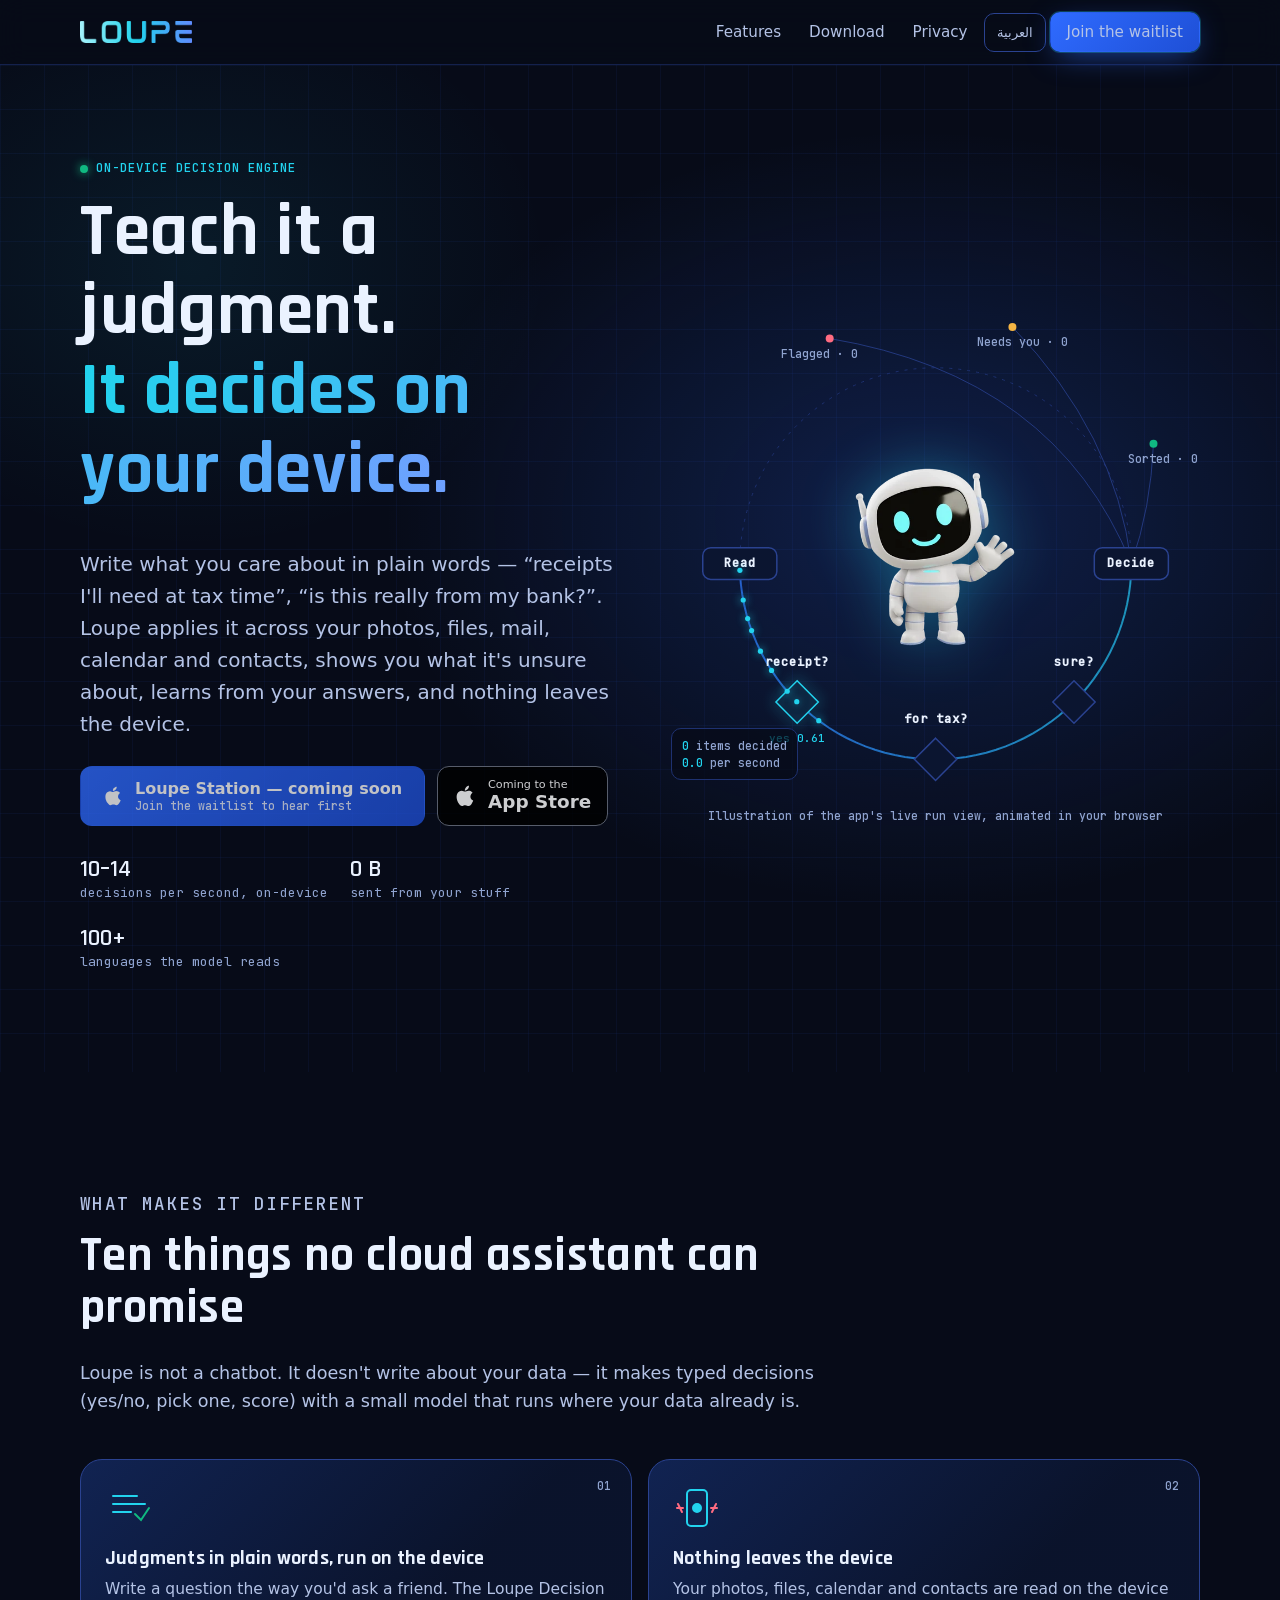
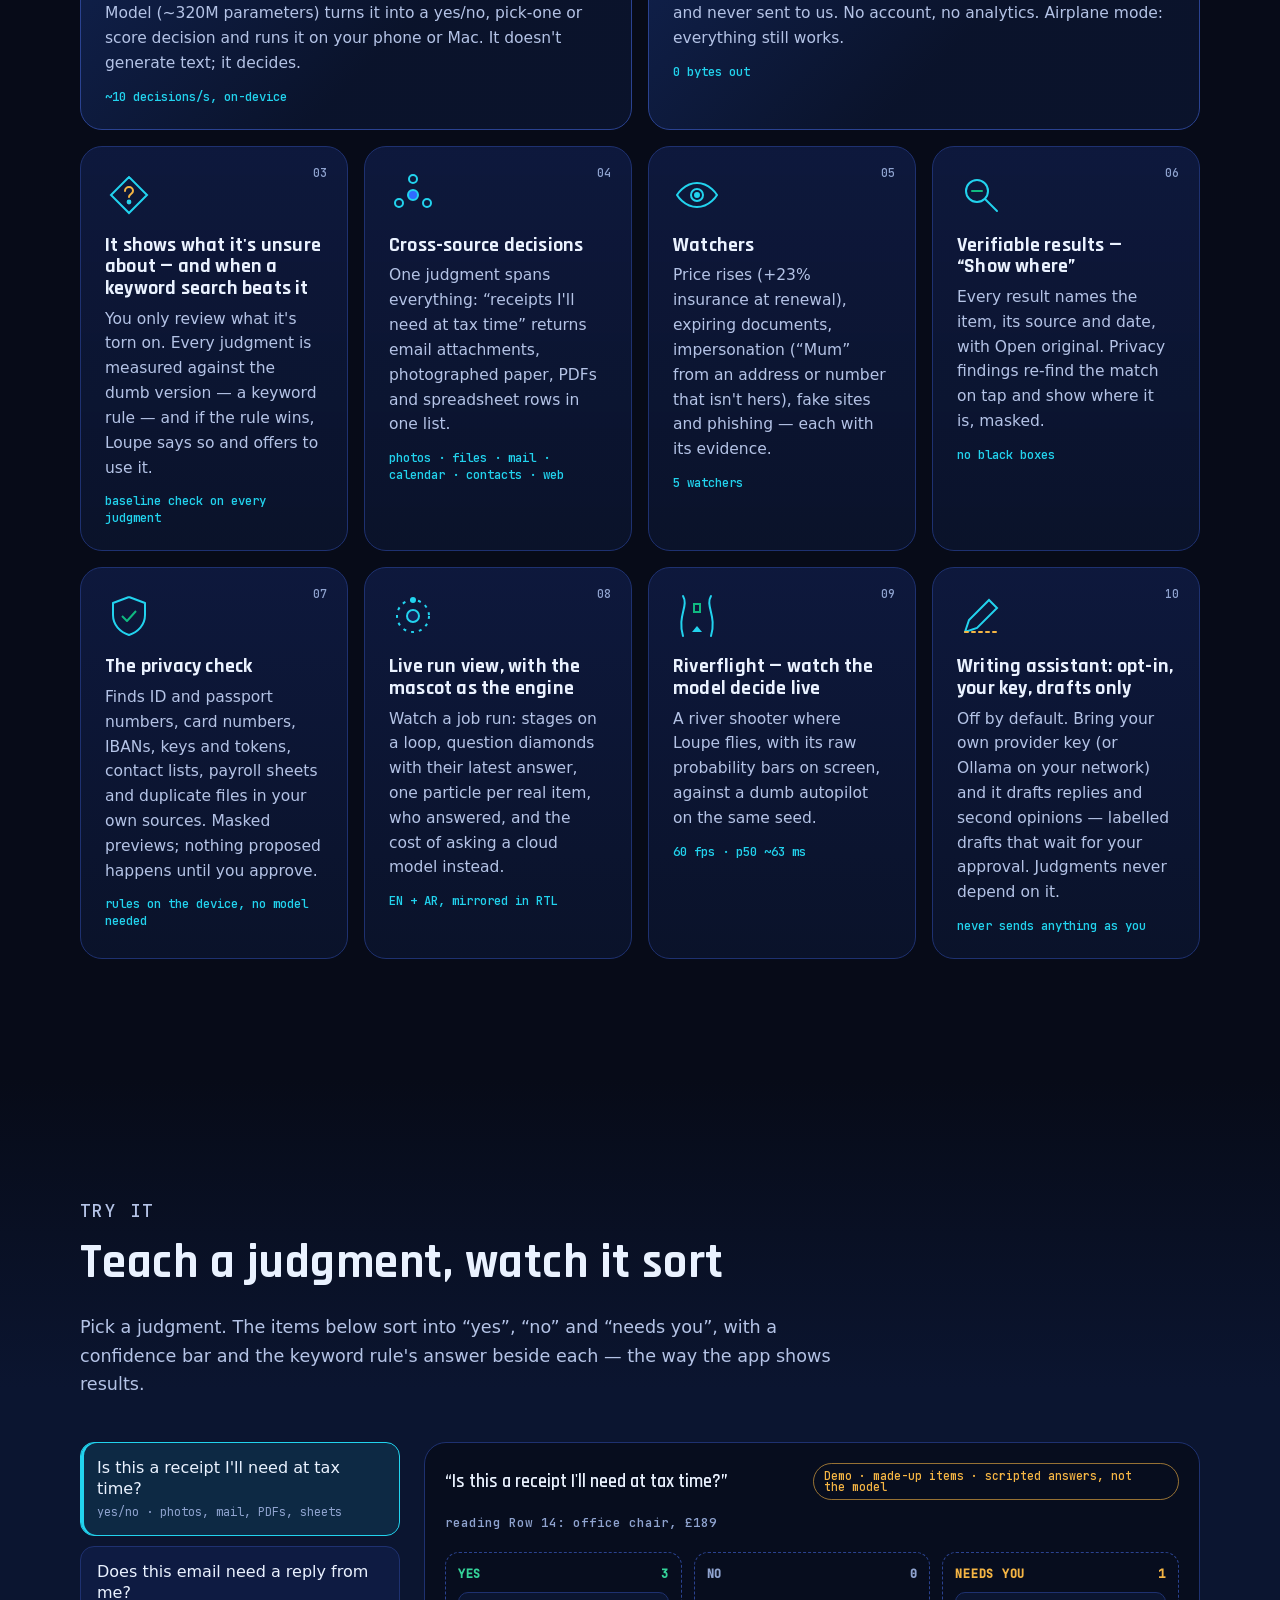
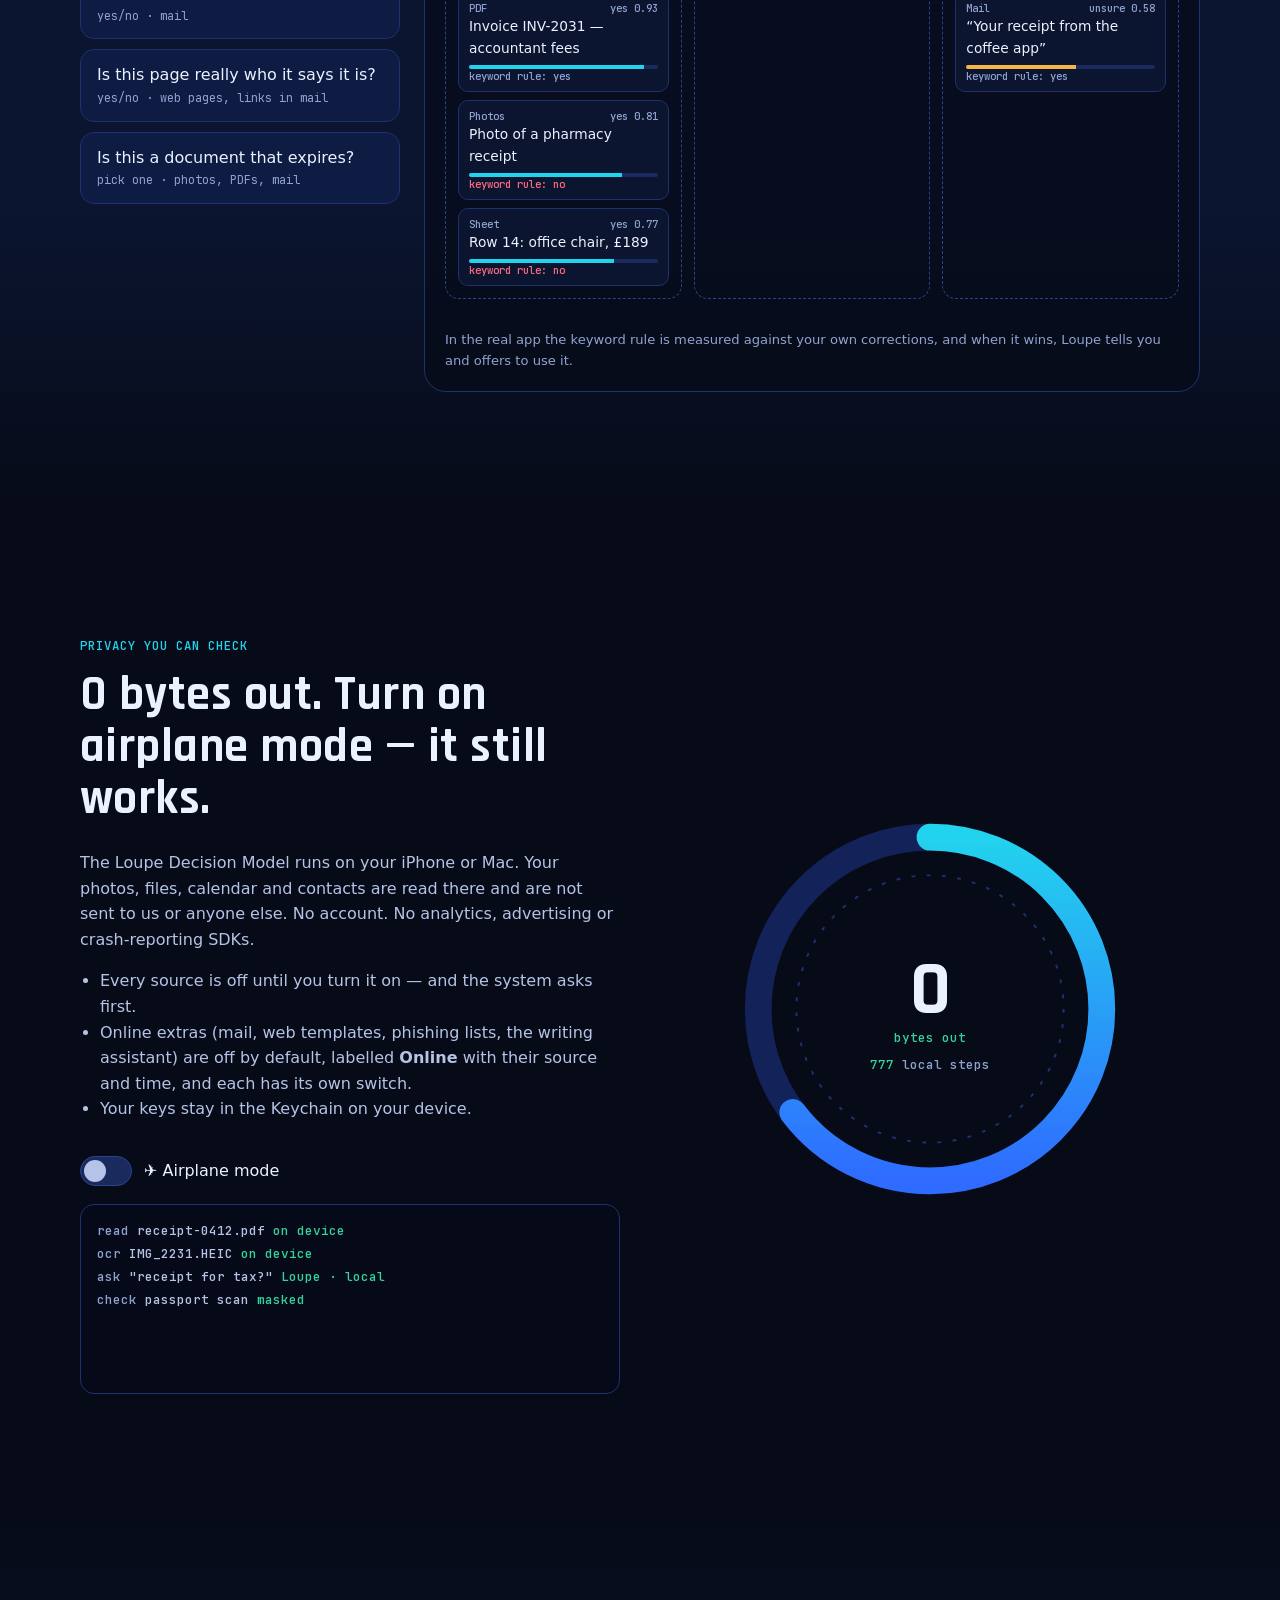
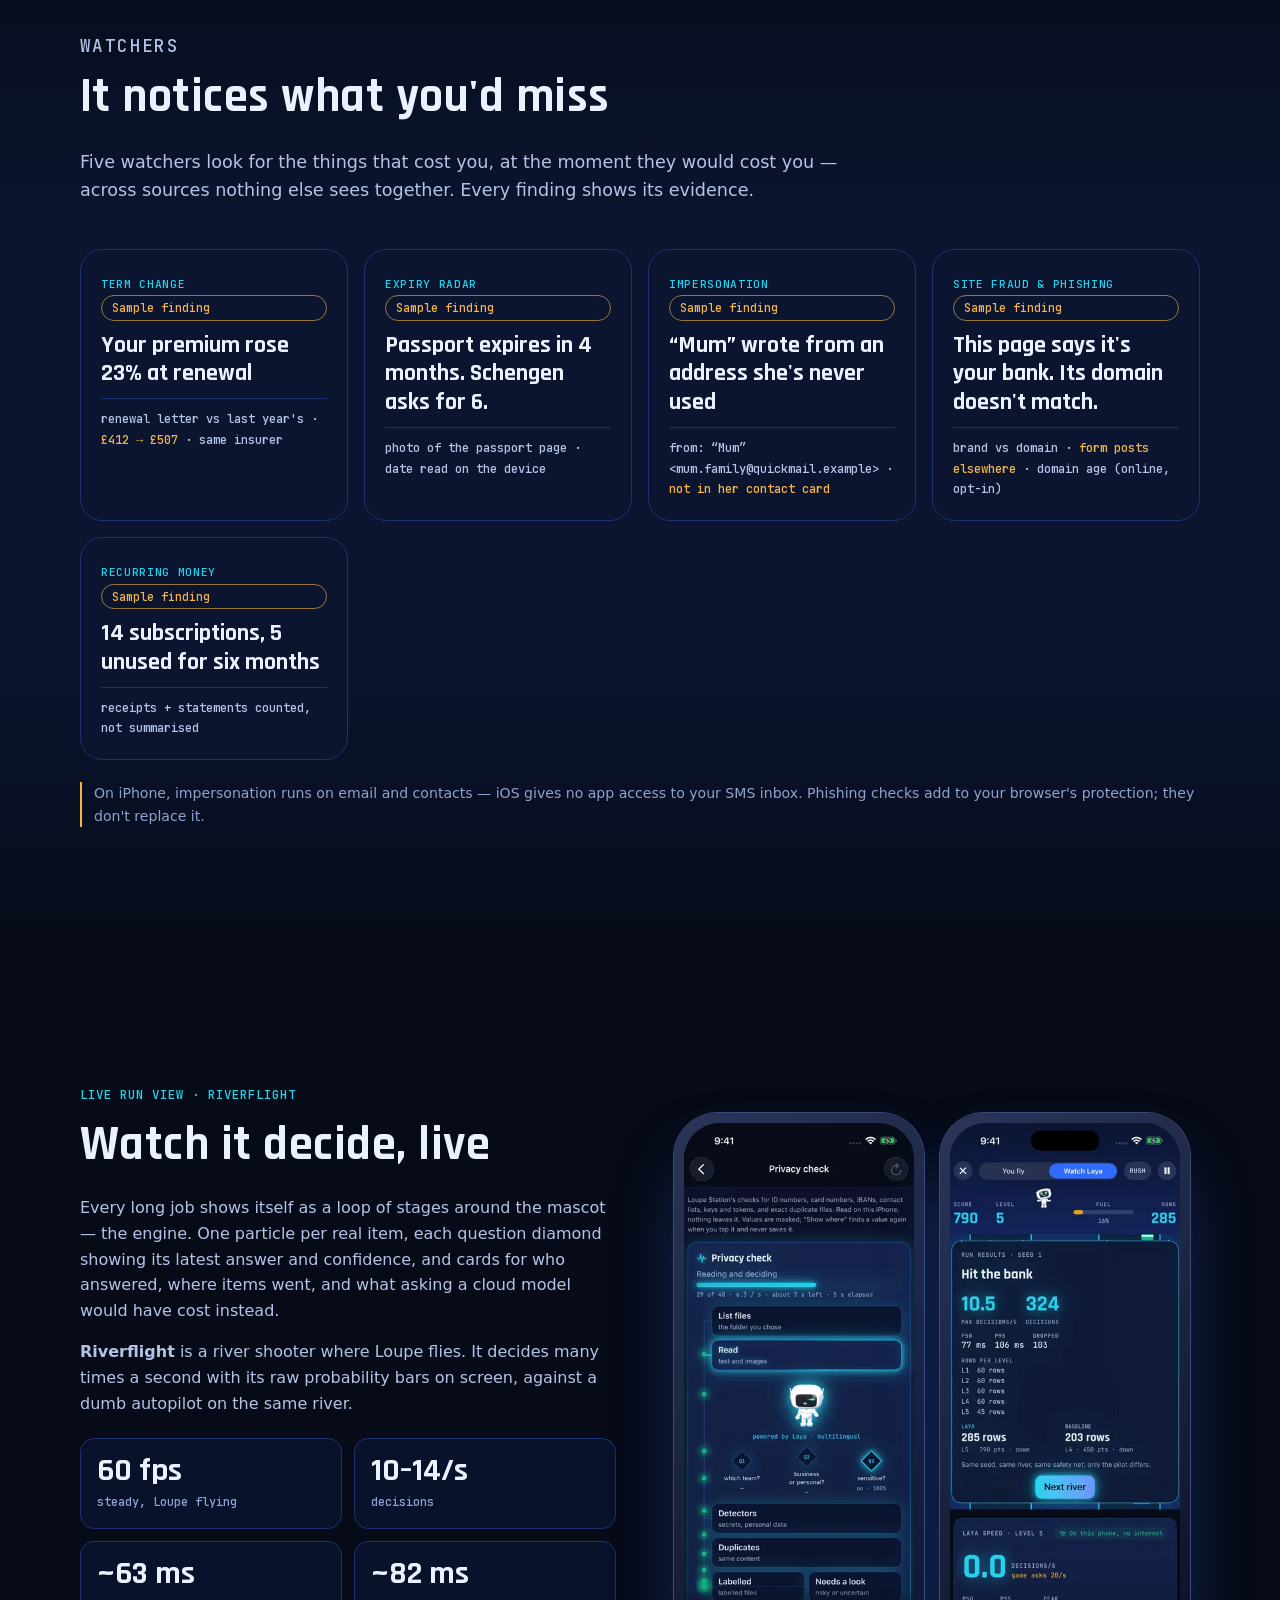
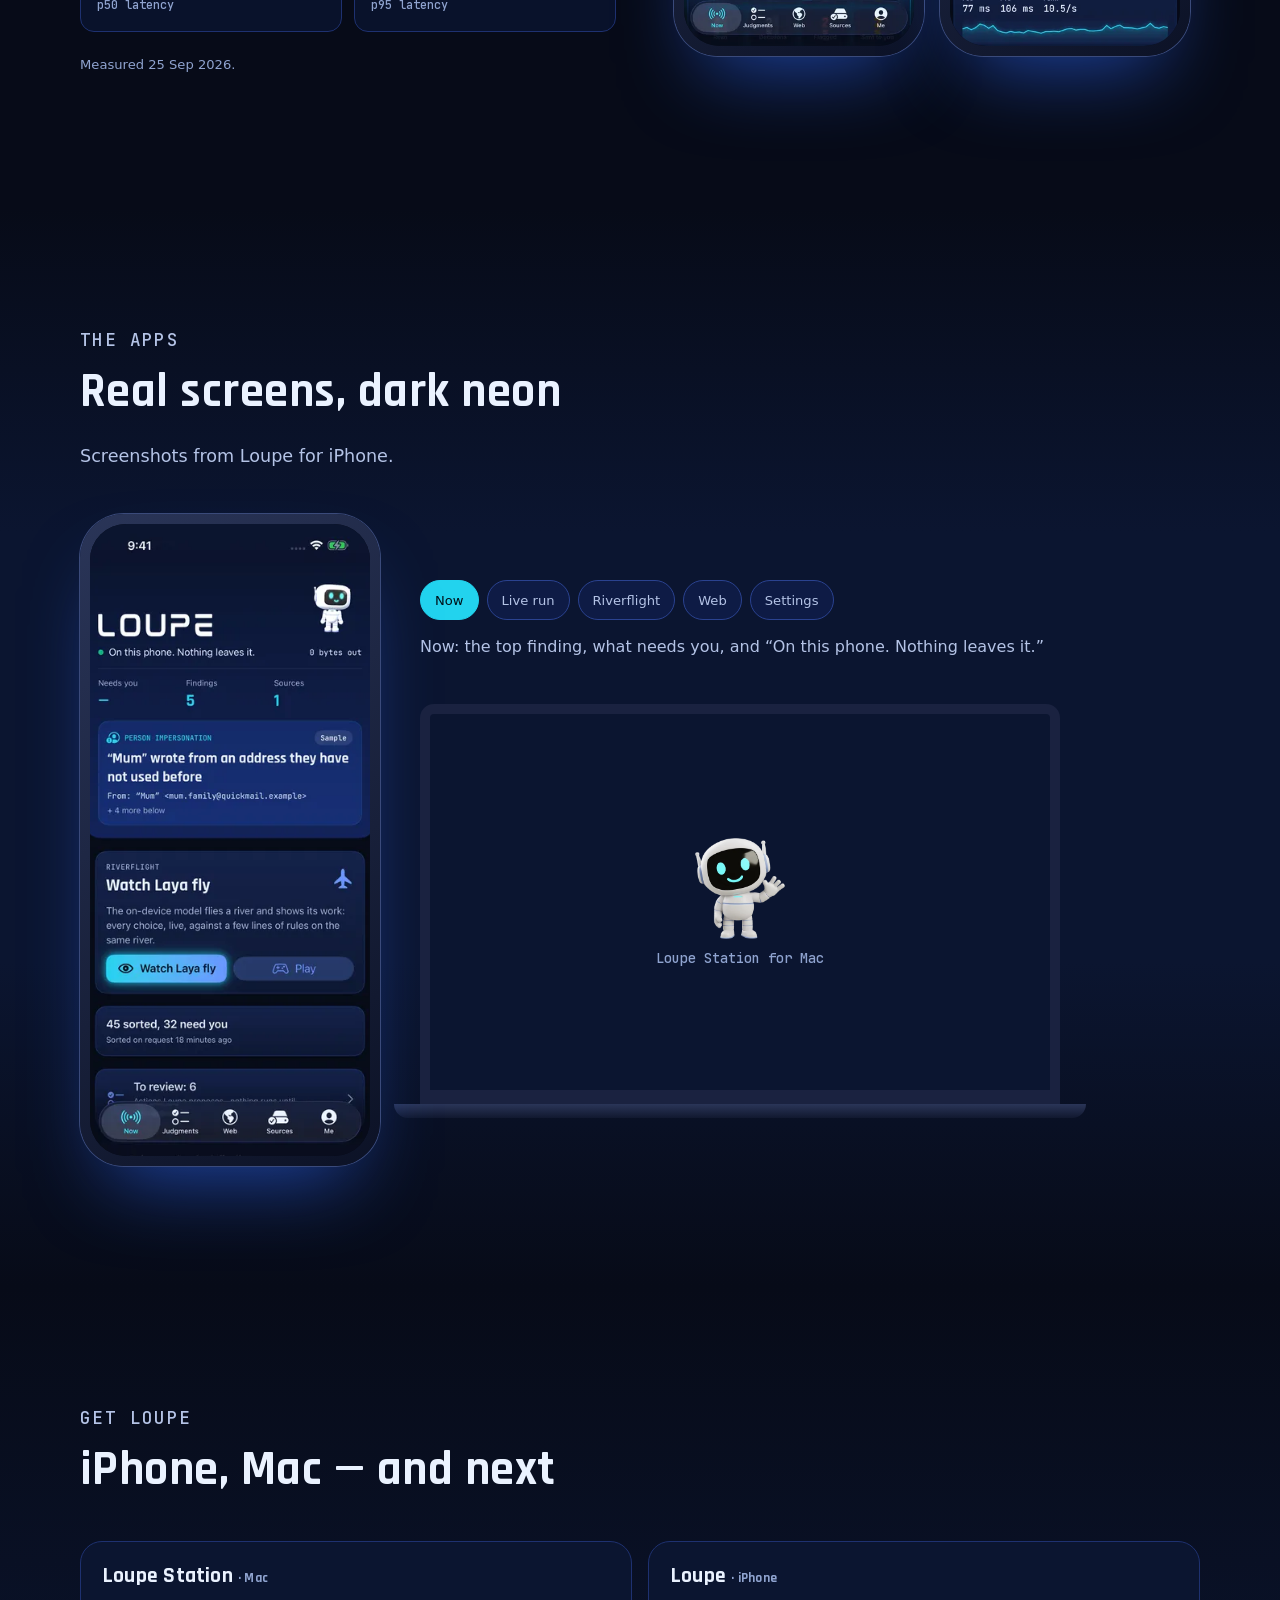
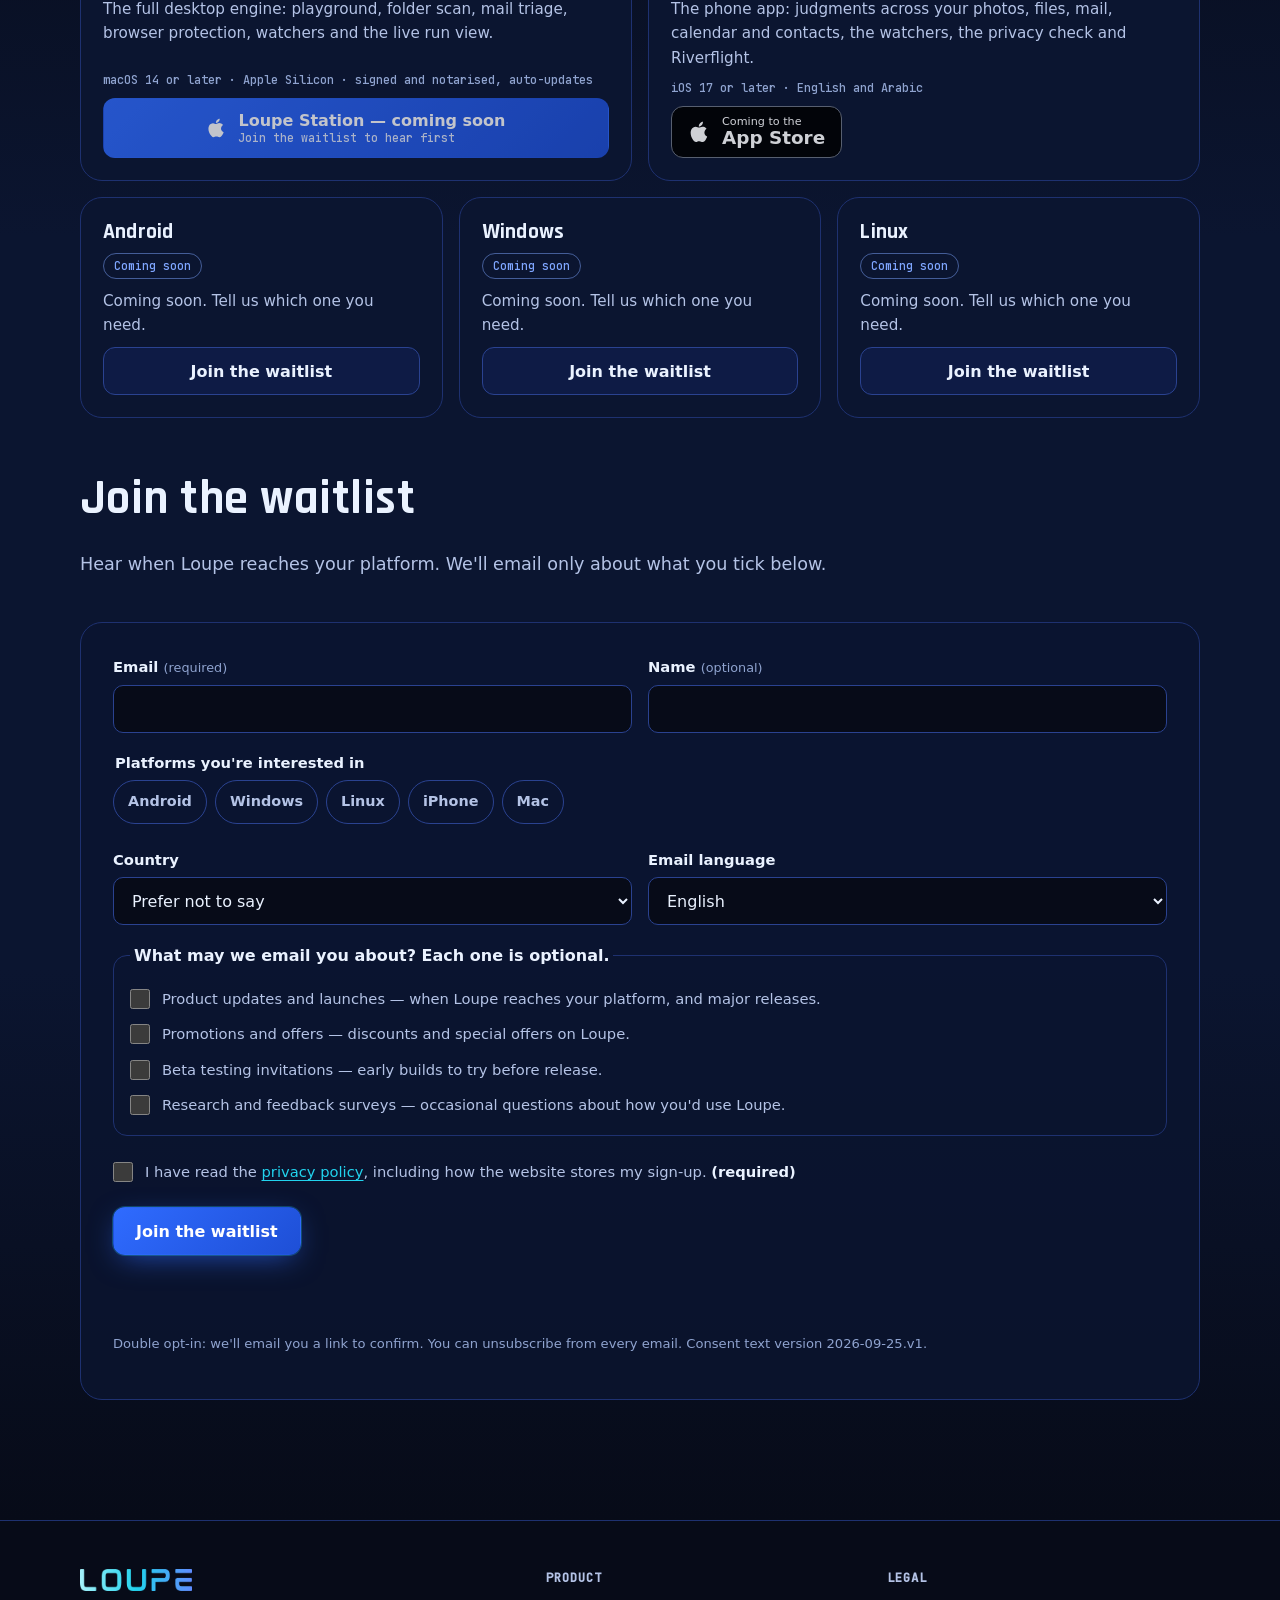
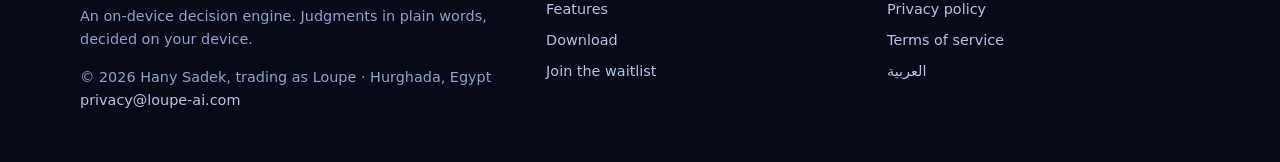
<file: index.html>
<!doctype html>
<html lang="en" dir="ltr" class="no-js">
<head>
<meta charset="utf-8">
<meta name="viewport" content="width=device-width,initial-scale=1,viewport-fit=cover">
<title>Loupe — judgments in plain words, decided on your device</title>
<meta name="description" content="Loupe is an on-device decision engine. Teach it judgments in plain words; it applies them across your photos, files, mail, calendar and contacts, shows what it&#x27;s unsure about, and nothing leaves your device.">
<meta name="theme-color" content="#070B18">
<link rel="canonical" href="https://loupe-ai.com/">
<link rel="alternate" hreflang="en" href="https://loupe-ai.com/">
<link rel="alternate" hreflang="ar" href="https://loupe-ai.com/ar/">
<link rel="alternate" hreflang="x-default" href="https://loupe-ai.com/">
<meta property="og:type" content="website">
<meta property="og:site_name" content="Loupe">
<meta property="og:title" content="Loupe — judgments in plain words, decided on your device">
<meta property="og:description" content="Loupe is an on-device decision engine. Teach it judgments in plain words; it applies them across your photos, files, mail, calendar and contacts, shows what it&#x27;s unsure about, and nothing leaves your device.">
<meta property="og:url" content="https://loupe-ai.com/">
<meta property="og:image" content="https://loupe-ai.com/assets/img/og-image.png">
<meta property="og:image:width" content="1200"><meta property="og:image:height" content="630">
<meta property="og:locale" content="en_GB">
<meta name="twitter:card" content="summary_large_image">
<link rel="icon" href="/favicon.ico" sizes="any">
<link rel="icon" type="image/png" sizes="32x32" href="/assets/img/favicon-32.png">
<link rel="apple-touch-icon" href="/assets/img/apple-touch-icon.png">
<link rel="manifest" href="/site.webmanifest">
<link rel="preload" href="/assets/fonts/rajdhani-latin-700.woff2" as="font" type="font/woff2" crossorigin>

<link rel="stylesheet" href="/assets/css/fonts.css?v=4">
<link rel="stylesheet" href="/assets/css/site.css?v=4">

<script type="application/json" id="i18n">{"macDownload": "Download for Mac", "macReq": "macOS 14+ · Apple Silicon", "macSoon": "Loupe Station — coming soon", "macSoonSub": "Join the waitlist to hear first", "iosTop": "Download on the", "iosSoonTop": "Coming to the", "waitlistHref": "/download/#waitlist", "log": ["<span class='dim'>read</span>   receipt-0412.pdf   <span class='ok'>on device</span>", "<span class='dim'>ocr</span>    IMG_2231.HEIC      <span class='ok'>on device</span>", "<span class='dim'>ask</span>    \"receipt for tax?\" <span class='ok'>Loupe · local</span>", "<span class='dim'>check</span>  passport scan      <span class='ok'>masked</span>", "<span class='dim'>net</span>    requests: 0        <span class='ok'>0 B out</span>", "<span class='dim'>ledger</span> +1 row             <span class='ok'>this device</span>", "<span class='dim'>queue</span>  2 need you         <span class='ok'>local</span>"], "logDone": "done · 1,200 local steps · 0 bytes out", "airOn": "✈ airplane mode on — still deciding. 0 bytes out.", "airOff": "airplane mode off — still 0 bytes out (online sources are off by default).", "errEmail": "Please enter a valid email address.", "errAck": "Please confirm you have read the privacy policy.", "errRate": "Too many sign-ups from here just now. Please try again in a few minutes.", "errGeneric": "Something went wrong. Please try again, or email privacy@loupe-ai.com.", "notConfigured": "Sign-ups are not open yet (the site's backend is not connected). Please check back soon.", "sending": "Sending…", "ok": "Almost done — check your email to confirm. Nothing is sent to you until you click the link.", "toast_confirmed": "You're confirmed. Thanks — we'll only email you about what you ticked.", "toast_unsubscribed": "You're unsubscribed. We won't email you again.", "toast_invalid": "That link has expired or was already used."}</script>
</head>
<body>
<a class="skip" href="#main">Skip to content</a>
<header class="site-head">
<div class="wrap">
<a class="brand" href="/" aria-label="Loupe — home"><img src="/assets/img/loupe-wordmark.webp" alt="Loupe" width="112" height="22"></a>
<button class="menu-btn" aria-expanded="false" aria-controls="nav">Menu</button>
<nav id="nav" class="nav" aria-label="Main">
<a href="/features/">Features</a>
<a href="/download/">Download</a>
<a href="/privacy/">Privacy</a>
<a class="lang" href="/ar/" hreflang="ar" lang="ar">العربية</a>
<a class="btn btn-primary" href="/download/#waitlist" style="min-height:40px;padding:8px 16px">Join the waitlist</a>
</nav>
</div>
</header>

<main id="main">
<section class="hero grid-bg">
<div class="wrap">
<div>
<p class="eyebrow"><span class="live-dot" aria-hidden="true"></span>On-device decision engine</p>
<h1>Teach it a judgment.<br><span class="accent">It decides on your device.</span></h1>
<p class="lede">Write what you care about in plain words — “receipts I'll need at tax time”, “is this really from my bank?”. Loupe applies it across your photos, files, mail, calendar and contacts, shows you what it's unsure about, learns from your answers, and nothing leaves the device.</p>
<div class="cta-row"><a class="btn btn-primary" href="/download/#waitlist" data-download="mac" data-platform="mac" aria-disabled="true"><svg width=22 height=22 viewBox="0 0 24 24" fill="currentColor" aria-hidden="true"><path d="M16.4 12.6c0-2.6 2.1-3.8 2.2-3.9-1.2-1.8-3.1-2-3.7-2-1.6-.2-3.1.9-3.9.9-.8 0-2-.9-3.3-.9-1.7 0-3.3 1-4.2 2.5-1.8 3.1-.5 7.7 1.3 10.2.9 1.2 1.9 2.6 3.2 2.6 1.3-.1 1.8-.8 3.3-.8 1.6 0 2 .8 3.4.8 1.4 0 2.3-1.3 3.1-2.5 1-1.4 1.4-2.8 1.4-2.9 0 0-2.8-1-2.8-4zM13.9 5c.7-.9 1.2-2 1-3.2-1 0-2.3.7-3 1.6-.7.8-1.2 2-1.1 3.1 1.2.1 2.3-.6 3.1-1.5z"/></svg><span class="btn-stack"><span class="lbl">Loupe Station — coming soon</span><small>Join the waitlist to hear first</small></span></a><a class="appstore" href="/download/#waitlist" data-download="ios" data-platform="ios" aria-disabled="true"><svg viewBox="0 0 24 24" fill="currentColor" aria-hidden="true"><path d="M16.4 12.6c0-2.6 2.1-3.8 2.2-3.9-1.2-1.8-3.1-2-3.7-2-1.6-.2-3.1.9-3.9.9-.8 0-2-.9-3.3-.9-1.7 0-3.3 1-4.2 2.5-1.8 3.1-.5 7.7 1.3 10.2.9 1.2 1.9 2.6 3.2 2.6 1.3-.1 1.8-.8 3.3-.8 1.6 0 2 .8 3.4.8 1.4 0 2.3-1.3 3.1-2.5 1-1.4 1.4-2.8 1.4-2.9 0 0-2.8-1-2.8-4zM13.9 5c.7-.9 1.2-2 1-3.2-1 0-2.3.7-3 1.6-.7.8-1.2 2-1.1 3.1 1.2.1 2.3-.6 3.1-1.5z"/></svg><span><span class="top">Coming to the</span><b>App Store</b></span></a></div>
<div class="hero-stats"><div><b>10–14</b>decisions per second, on-device</div><div><b>0 B</b>sent from your stuff</div><div><b>100+</b>languages the model reads</div></div>
</div>
<div class="stage" role="img" aria-label="Illustration of the app&#x27;s live run view, animated in your browser">
<canvas id="pipeline" data-labels="{&quot;read&quot;: &quot;Read&quot;, &quot;decide&quot;: &quot;Decide&quot;, &quot;q1&quot;: &quot;receipt?&quot;, &quot;q2&quot;: &quot;for tax?&quot;, &quot;q3&quot;: &quot;sure?&quot;, &quot;sorted&quot;: &quot;Sorted&quot;, &quot;needs&quot;: &quot;Needs you&quot;, &quot;flag&quot;: &quot;Flagged&quot;, &quot;answers&quot;: [[&quot;yes&quot;, &quot;no&quot;], [&quot;yes&quot;, &quot;no&quot;], [&quot;sure&quot;, &quot;unsure&quot;]]}"></canvas>
<picture><source srcset="/assets/img/mascot-320.webp" type="image/webp"><img class="mascot" src="/assets/img/mascot-320.png" alt="" width="287" height="320" fetchpriority="high"></picture>
<div class="stage-hud mono" aria-hidden="true"><b id="hud-count">0</b> items decided<br><b id="hud-rate">0.0</b> per second</div>
<p class="stage-caption">Illustration of the app's live run view, animated in your browser</p>
</div>
</div>
</section>

<section id="different">
<div class="wrap">
<div class="sec-head reveal"><p class="eyebrow">What makes it different</p><h2>Ten things no cloud assistant can promise</h2><p>Loupe is not a chatbot. It doesn't write about your data — it makes typed decisions (yes/no, pick one, score) with a small model that runs where your data already is.</p></div>
<div class="diff-grid"><article class="card reveal lead"><span class="num mono">01</span><div class="ico"><svg viewBox="0 0 48 48" fill="none" stroke="currentColor" stroke-width="2" stroke-linecap="round" aria-hidden="true"><path class="draw" d="M8 12h24M8 20h32M8 28h18"/><path d="M30 30l6 6 8-12" stroke="#10B981" class="draw"/></svg></div><h3>Judgments in plain words, run on the device</h3><p>Write a question the way you'd ask a friend. The Loupe Decision Model (~320M parameters) turns it into a yes/no, pick-one or score decision and runs it on your phone or Mac. It doesn't generate text; it decides.</p><span class="fact">~10 decisions/s, on-device</span></article><article class="card reveal lead"><span class="num mono">02</span><div class="ico"><svg viewBox="0 0 48 48" fill="none" stroke="currentColor" stroke-width="2" aria-hidden="true"><rect x="14" y="6" width="20" height="36" rx="4" class="draw"/><circle cx="24" cy="24" r="4" fill="#22D3EE" class="blink"/><path d="M4 24h6M38 24h6" stroke="#FF6B81" stroke-linecap="round"/><path d="M5 20l4 8M43 20l-4 8" stroke="#FF6B81" stroke-linecap="round"/></svg></div><h3>Nothing leaves the device</h3><p>Your photos, files, calendar and contacts are read on the device and never sent to us. No account, no analytics. Airplane mode: everything still works.</p><span class="fact">0 bytes out</span></article><article class="card reveal"><span class="num mono">03</span><div class="ico"><svg viewBox="0 0 48 48" fill="none" stroke="currentColor" stroke-width="2" stroke-linecap="round" aria-hidden="true"><path d="M24 6l18 18-18 18L6 24z" class="draw"/><path d="M20 20a4 4 0 118 0c0 3-4 3-4 6" stroke="#F5B544"/><circle cx="24" cy="31" r="1.4" fill="#F5B544" class="blink"/></svg></div><h3>It shows what it's unsure about — and when a keyword search beats it</h3><p>You only review what it's torn on. Every judgment is measured against the dumb version — a keyword rule — and if the rule wins, Loupe says so and offers to use it.</p><span class="fact">baseline check on every judgment</span></article><article class="card reveal"><span class="num mono">04</span><div class="ico"><svg viewBox="0 0 48 48" fill="none" stroke="currentColor" stroke-width="2" aria-hidden="true"><g class="spin"><circle cx="24" cy="8" r="4"/><circle cx="38" cy="32" r="4"/><circle cx="10" cy="32" r="4"/></g><circle cx="24" cy="24" r="5" fill="#2F6BFF" stroke="#22D3EE"/></svg></div><h3>Cross-source decisions</h3><p>One judgment spans everything: “receipts I'll need at tax time” returns email attachments, photographed paper, PDFs and spreadsheet rows in one list.</p><span class="fact">photos · files · mail · calendar · contacts · web</span></article><article class="card reveal"><span class="num mono">05</span><div class="ico"><svg viewBox="0 0 48 48" fill="none" stroke="currentColor" stroke-width="2" stroke-linecap="round" aria-hidden="true"><path d="M4 24s7-12 20-12 20 12 20 12-7 12-20 12S4 24 4 24z" class="draw"/><circle cx="24" cy="24" r="6"/><circle cx="24" cy="24" r="2" fill="#22D3EE" class="blink"/></svg></div><h3>Watchers</h3><p>Price rises (+23% insurance at renewal), expiring documents, impersonation (“Mum” from an address or number that isn't hers), fake sites and phishing — each with its evidence.</p><span class="fact">5 watchers</span></article><article class="card reveal"><span class="num mono">06</span><div class="ico"><svg viewBox="0 0 48 48" fill="none" stroke="currentColor" stroke-width="2" stroke-linecap="round" aria-hidden="true"><circle cx="20" cy="20" r="11" class="draw"/><path d="M28 28l12 12"/><path d="M15 20h10" stroke="#10B981" class="blink"/></svg></div><h3>Verifiable results — “Show where”</h3><p>Every result names the item, its source and date, with Open original. Privacy findings re-find the match on tap and show where it is, masked.</p><span class="fact">no black boxes</span></article><article class="card reveal"><span class="num mono">07</span><div class="ico"><svg viewBox="0 0 48 48" fill="none" stroke="currentColor" stroke-width="2" stroke-linejoin="round" aria-hidden="true"><path d="M24 5l16 6v12c0 10-7 17-16 20C15 40 8 33 8 23V11z" class="draw"/><path d="M17 24l5 5 9-10" stroke="#10B981" class="draw"/></svg></div><h3>The privacy check</h3><p>Finds ID and passport numbers, card numbers, IBANs, keys and tokens, contact lists, payroll sheets and duplicate files in your own sources. Masked previews; nothing proposed happens until you approve.</p><span class="fact">rules on the device, no model needed</span></article><article class="card reveal"><span class="num mono">08</span><div class="ico"><svg viewBox="0 0 48 48" fill="none" stroke="currentColor" stroke-width="2" aria-hidden="true"><circle cx="24" cy="24" r="16" stroke-dasharray="3 5"/><g class="orbit"><circle cx="24" cy="8" r="3" fill="#22D3EE" stroke="none"/></g><circle cx="24" cy="24" r="6" fill="#13235A"/></svg></div><h3>Live run view, with the mascot as the engine</h3><p>Watch a job run: stages on a loop, question diamonds with their latest answer, one particle per real item, who answered, and the cost of asking a cloud model instead.</p><span class="fact">EN + AR, mirrored in RTL</span></article><article class="card reveal"><span class="num mono">09</span><div class="ico"><svg viewBox="0 0 48 48" fill="none" stroke="currentColor" stroke-width="2" stroke-linecap="round" aria-hidden="true"><path d="M10 4c6 10-6 20 0 40M38 4c-6 10 6 20 0 40" class="draw"/><path d="M24 34l-5 6h10z" fill="#22D3EE" stroke="none"/><rect x="21" y="12" width="6" height="8" stroke="#10B981" class="blink"/></svg></div><h3>Riverflight — watch the model decide live</h3><p>A river shooter where Loupe flies, with its raw probability bars on screen, against a dumb autopilot on the same seed.</p><span class="fact">60 fps · p50 ~63 ms</span></article><article class="card reveal"><span class="num mono">10</span><div class="ico"><svg viewBox="0 0 48 48" fill="none" stroke="currentColor" stroke-width="2" stroke-linecap="round" aria-hidden="true"><path d="M8 40l4-12 20-20 8 8-20 20z" class="draw"/><path d="M8 40h32" stroke="#F5B544" stroke-dasharray="3 4"/></svg></div><h3>Writing assistant: opt-in, your key, drafts only</h3><p>Off by default. Bring your own provider key (or Ollama on your network) and it drafts replies and second opinions — labelled drafts that wait for your approval. Judgments never depend on it.</p><span class="fact">never sends anything as you</span></article></div>
</div>
</section>

<section id="demo-sec" class="alt">
<div class="wrap">
<div class="sec-head reveal"><p class="eyebrow">Try it</p><h2>Teach a judgment, watch it sort</h2><p>Pick a judgment. The items below sort into “yes”, “no” and “needs you”, with a confidence bar and the keyword rule's answer beside each — the way the app shows results.</p></div>
<div class="demo" id="demo">
<div class="judg-list" role="group" aria-label="Teach a judgment, watch it sort"><button type="button" class="judg" aria-pressed="false">Is this a receipt I&#x27;ll need at tax time?<small>yes/no · photos, mail, PDFs, sheets</small></button><button type="button" class="judg" aria-pressed="false">Does this email need a reply from me?<small>yes/no · mail</small></button><button type="button" class="judg" aria-pressed="false">Is this page really who it says it is?<small>yes/no · web pages, links in mail</small></button><button type="button" class="judg" aria-pressed="false">Is this a document that expires?<small>pick one · photos, PDFs, mail</small></button></div>
<div class="demo-panel">
<div class="demo-top"><span class="demo-q"></span><span class="pill demo">Demo · made-up items · scripted answers, not the model</span></div>
<div class="feed mono" aria-hidden="true"></div>
<div class="bins">
<div class="bin yes"><h4><span>Yes</span><span class="c">0</span></h4><ul></ul></div>
<div class="bin no"><h4><span>No</span><span class="c">0</span></h4><ul></ul></div>
<div class="bin unsure"><h4><span>Needs you</span><span class="c">0</span></h4><ul></ul></div>
</div>
<div class="demo-foot"></div>
<p class="sr-only" aria-live="polite"></p>
<p class="small" style="margin:14px 0 0">In the real app the keyword rule is measured against your own corrections, and when it wins, Loupe tells you and offers to use it.</p>
</div>
</div>
<script type="application/json" id="demo-data">{"judgments": [{"q": "Is this a receipt I'll need at tax time?", "sub": "yes/no · photos, mail, PDFs, sheets", "items": [{"t": "Invoice INV-2031 — accountant fees", "src": "PDF", "p": 0.93, "kw": 1}, {"t": "Photo of a pharmacy receipt", "src": "Photos", "p": 0.81, "kw": 0}, {"t": "“Your receipt from the coffee app”", "src": "Mail", "p": 0.58, "kw": 1}, {"t": "Row 14: office chair, £189", "src": "Sheet", "p": 0.77, "kw": 0}, {"t": "Holiday photo, beach", "src": "Photos", "p": 0.04, "kw": 0}, {"t": "Newsletter: “Receipts of the week”", "src": "Mail", "p": 0.12, "kw": 1}, {"t": "Council tax statement 2026", "src": "PDF", "p": 0.88, "kw": 0}, {"t": "Screenshot of a parking payment", "src": "Photos", "p": 0.46, "kw": 0}, {"t": "Lease agreement draft", "src": "Files", "p": 0.21, "kw": 0}]}, {"q": "Does this email need a reply from me?", "sub": "yes/no · mail", "items": [{"t": "“Can you send the signed form by Friday?”", "src": "Mail", "p": 0.92, "kw": 1}, {"t": "Weekly digest from a forum", "src": "Mail", "p": 0.05, "kw": 0}, {"t": "“Thanks, all sorted!”", "src": "Mail", "p": 0.18, "kw": 0}, {"t": "Delivery update: out for delivery", "src": "Mail", "p": 0.03, "kw": 0}, {"t": "“Are you free Tuesday or Wednesday?”", "src": "Mail", "p": 0.89, "kw": 1}, {"t": "“FYI — minutes attached, reply if anything's wrong”", "src": "Mail", "p": 0.52, "kw": 1}, {"t": "Invitation: team lunch (RSVP)", "src": "Calendar", "p": 0.74, "kw": 0}, {"t": "Password reset you didn't request", "src": "Mail", "p": 0.35, "kw": 0}]}, {"q": "Is this page really who it says it is?", "sub": "yes/no · web pages, links in mail", "items": [{"t": "bank login page on the bank's own domain", "src": "Web", "p": 0.9, "kw": 1}, {"t": "“Bank secure” page on a 9-day-old domain", "src": "Web", "p": 0.06, "kw": 1}, {"t": "Parcel fee page asking for card + PIN", "src": "Link", "p": 0.03, "kw": 0}, {"t": "Your gym's booking page", "src": "Web", "p": 0.84, "kw": 1}, {"t": "Login form that posts to another site", "src": "Web", "p": 0.28, "kw": 1}, {"t": "Shop with a look-alike letter in its name", "src": "Link", "p": 0.4, "kw": 1}, {"t": "Government tax portal", "src": "Web", "p": 0.87, "kw": 1}]}, {"q": "Is this a document that expires?", "sub": "pick one · photos, PDFs, mail", "items": [{"t": "Passport photo page", "src": "Photos", "p": 0.95, "kw": 1}, {"t": "Car insurance certificate", "src": "PDF", "p": 0.88, "kw": 0}, {"t": "Warranty card for a kettle", "src": "Photos", "p": 0.66, "kw": 0}, {"t": "Birthday party invite", "src": "Mail", "p": 0.09, "kw": 0}, {"t": "Visa approval letter", "src": "Mail", "p": 0.91, "kw": 1}, {"t": "Gym membership terms", "src": "Files", "p": 0.55, "kw": 0}, {"t": "Recipe screenshot", "src": "Photos", "p": 0.02, "kw": 0}]}], "l": {"yes": "yes", "no": "no", "unsure": "unsure", "kw": "keyword rule", "reading": "reading", "done": "done · every answer stays in this browser", "decided": "decided", "queue": "sent to you", "agreeKw": "agrees with keyword rule", "summary": "Sorted. {d} decided, {u} sent to you, {a} agree with the keyword rule."}}</script>
</div>
</section>

<section id="privacy-sec">
<div class="wrap meter-wrap">
<div class="reveal">
<p class="eyebrow">Privacy you can check</p><h2>0 bytes out. Turn on airplane mode — it still works.</h2><p style="color:var(--ink2)">The Loupe Decision Model runs on your iPhone or Mac. Your photos, files, calendar and contacts are read there and are not sent to us or anyone else. No account. No analytics, advertising or crash-reporting SDKs.</p>
<ul style="color:var(--ink2);padding-inline-start:20px"><li>Every source is off until you turn it on — and the system asks first.</li><li>Online extras (mail, web templates, phishing lists, the writing assistant) are off by default, labelled <b>Online</b> with their source and time, and each has its own switch.</li><li>Your keys stay in the Keychain on your device.</li></ul>
<label class="toggle"><input type="checkbox" id="airplane" role="switch"> <span>✈ Airplane mode</span></label>
<div class="netlog" id="netlog" aria-live="off"></div>
</div>
<div class="meter" id="meter" role="img" aria-label="Animated illustration: local steps counting up while bytes out stays at zero">
<svg viewBox="0 0 220 220" aria-hidden="true">
<defs><linearGradient id="mg" x1="0" x2="1"><stop offset="0" stop-color="#2F6BFF"/><stop offset="1" stop-color="#22D3EE"/></linearGradient></defs>
<circle cx="110" cy="110" r="90" fill="none" stroke="#13235A" stroke-width="14"/>
<circle class="arc" cx="110" cy="110" r="90" fill="none" stroke="url(#mg)" stroke-width="14" stroke-linecap="round" stroke-dasharray="565" stroke-dashoffset="565" transform="rotate(-90 110 110)" style="transition:stroke-dashoffset .3s"/>
<circle cx="110" cy="110" r="70" fill="none" stroke="#1E3170" stroke-dasharray="2 6"/>
</svg>
<div class="readout"><b class="mono">0</b><span>bytes out</span><span style="color:var(--ink3);margin-top:10px"><span id="ops">0</span> local steps</span></div>
</div>
</div>
</section>

<section id="watchers" class="alt">
<div class="wrap">
<div class="sec-head reveal"><p class="eyebrow">Watchers</p><h2>It notices what you'd miss</h2><p>Five watchers look for the things that cost you, at the moment they would cost you — across sources nothing else sees together. Every finding shows its evidence.</p></div>
<div class="watch-grid"><article class="finding reveal"><span class="tag">Term change</span> <span class="pill demo">Sample finding</span><div class="big">Your premium rose 23% at renewal</div><div class="ev">renewal letter vs last year's · <b>£412 → £507</b> · same insurer</div></article><article class="finding reveal"><span class="tag">Expiry radar</span> <span class="pill demo">Sample finding</span><div class="big">Passport expires in 4 months. Schengen asks for 6.</div><div class="ev">photo of the passport page · date read on the device</div></article><article class="finding reveal"><span class="tag">Impersonation</span> <span class="pill demo">Sample finding</span><div class="big">“Mum” wrote from an address she's never used</div><div class="ev">from: “Mum” &lt;mum.family@quickmail.example&gt; · <b>not in her contact card</b></div></article><article class="finding reveal"><span class="tag">Site fraud & phishing</span> <span class="pill demo">Sample finding</span><div class="big">This page says it's your bank. Its domain doesn't match.</div><div class="ev">brand vs domain · <b>form posts elsewhere</b> · domain age (online, opt-in)</div></article><article class="finding reveal"><span class="tag">Recurring money</span> <span class="pill demo">Sample finding</span><div class="big">14 subscriptions, 5 unused for six months</div><div class="ev">receipts + statements counted, not summarised</div></article></div>
<p class="note" style="margin-top:22px">On iPhone, impersonation runs on email and contacts — iOS gives no app access to your SMS inbox. Phishing checks add to your browser's protection; they don't replace it.</p>
</div>
</section>

<section id="live">
<div class="wrap split">
<div class="reveal">
<p class="eyebrow">Live run view · Riverflight</p><h2>Watch it decide, live</h2><p style="color:var(--ink2)">Every long job shows itself as a loop of stages around the mascot — the engine. One particle per real item, each question diamond showing its latest answer and confidence, and cards for who answered, where items went, and what asking a cloud model would have cost instead.</p><p style="color:var(--ink2)"><b>Riverflight</b> is a river shooter where Loupe flies. It decides many times a second with its raw probability bars on screen, against a dumb autopilot on the same river.</p>
<div class="stats"><div class="stat"><b>60 fps</b><span>steady, Loupe flying</span></div><div class="stat"><b>10–14/s</b><span>decisions</span></div><div class="stat"><b>~63 ms</b><span>p50 latency</span></div><div class="stat"><b>~82 ms</b><span>p95 latency</span></div></div>
<p class="small">Measured 25 Sep 2026.</p>
</div>
<div class="reveal" style="display:flex;gap:16px;justify-content:center;flex-wrap:wrap">
<div class="phone" style="width:min(250px,42vw)"><div class="screen"><img class="on" src="/assets/img/shots/live-run-360.webp" srcset="/assets/img/shots/live-run-360.webp 360w, /assets/img/shots/live-run-720.webp 720w" sizes="250px" alt="Privacy check as a live run: stages, question diamonds and the mascot as the engine." width="360" height="782" loading="lazy" decoding="async"></div></div>
<div class="phone" style="width:min(250px,42vw)"><div class="screen"><img class="on" src="/assets/img/shots/game-360.webp" srcset="/assets/img/shots/game-360.webp 360w, /assets/img/shots/game-720.webp 720w" sizes="250px" alt="Riverflight results: decisions per second, p50/p95 latency and the decision model against the baseline." width="360" height="782" loading="lazy" decoding="async"></div></div>
</div>
</div>
</section>

<section id="devices" class="alt">
<div class="wrap">
<div class="sec-head reveal"><p class="eyebrow">The apps</p><h2>Real screens, dark neon</h2><p>Screenshots from Loupe for iPhone.</p></div>
<div class="devices" data-carousel>
<div class="phone"><div class="screen" id="shot-panel" role="tabpanel" aria-live="polite"><img src="/assets/img/shots/now-360.webp" srcset="/assets/img/shots/now-360.webp 360w, /assets/img/shots/now-720.webp 720w" sizes="300px" alt="Now: the top finding, what needs you, and “On this phone. Nothing leaves it.”" width="360" height="782" loading="lazy" decoding="async" class=on><img data-src="/assets/img/shots/live-run-360.webp" data-srcset="/assets/img/shots/live-run-360.webp 360w, /assets/img/shots/live-run-720.webp 720w" sizes="300px" alt="Privacy check as a live run: stages, question diamonds and the mascot as the engine." width="360" height="782" loading="lazy" decoding="async"><img data-src="/assets/img/shots/game-360.webp" data-srcset="/assets/img/shots/game-360.webp 360w, /assets/img/shots/game-720.webp 720w" sizes="300px" alt="Riverflight results: decisions per second, p50/p95 latency and the decision model against the baseline." width="360" height="782" loading="lazy" decoding="async"><img data-src="/assets/img/shots/web-360.webp" data-srcset="/assets/img/shots/web-360.webp 360w, /assets/img/shots/web-720.webp 720w" sizes="300px" alt="Web templates: online data (labelled, with source and time) ranked on the phone." width="360" height="782" loading="lazy" decoding="async"><img data-src="/assets/img/shots/settings-360.webp" data-srcset="/assets/img/shots/settings-360.webp 360w, /assets/img/shots/settings-720.webp 720w" sizes="300px" alt="Model settings: every value with its default and trade-off." width="360" height="782" loading="lazy" decoding="async"></div></div>
<div>
<div class="car-ctl" role="tablist" aria-label="Real screens, dark neon"><button role="tab" id="tab-now" aria-controls="shot-panel" aria-selected="true" data-cap="Now: the top finding, what needs you, and “On this phone. Nothing leaves it.”">Now</button><button role="tab" id="tab-live-run" aria-controls="shot-panel" aria-selected="false" data-cap="Privacy check as a live run: stages, question diamonds and the mascot as the engine.">Live run</button><button role="tab" id="tab-game" aria-controls="shot-panel" aria-selected="false" data-cap="Riverflight results: decisions per second, p50/p95 latency and the decision model against the baseline.">Riverflight</button><button role="tab" id="tab-web" aria-controls="shot-panel" aria-selected="false" data-cap="Web templates: online data (labelled, with source and time) ranked on the phone.">Web</button><button role="tab" id="tab-settings" aria-controls="shot-panel" aria-selected="false" data-cap="Model settings: every value with its default and trade-off.">Settings</button></div>
<p class="car-cap"></p>
<div class="mac" style="margin-top:22px"><div class="screen"><div class="ph"><img src="/assets/img/mascot-320.webp" alt="" width="90" height="100" loading="lazy">Loupe Station for Mac</div></div><div class="base"></div></div>
</div>
</div>
</div>
</section>

<section id="get" class="alt">
<div class="wrap">
<div class="sec-head reveal"><p class="eyebrow">Get Loupe</p><h2>iPhone, Mac — and next</h2></div>
<div class="plat-grid">
<div class="plat"><h3>Loupe Station <span class="small">· Mac</span></h3><p>The full desktop engine: playground, folder scan, mail triage, browser protection, watchers and the live run view.</p><div class="req">macOS 14 or later · Apple Silicon · signed and notarised, auto-updates</div><a class="btn btn-primary" href="/download/#waitlist" data-download="mac" data-platform="mac" aria-disabled="true"><svg width=22 height=22 viewBox="0 0 24 24" fill="currentColor" aria-hidden="true"><path d="M16.4 12.6c0-2.6 2.1-3.8 2.2-3.9-1.2-1.8-3.1-2-3.7-2-1.6-.2-3.1.9-3.9.9-.8 0-2-.9-3.3-.9-1.7 0-3.3 1-4.2 2.5-1.8 3.1-.5 7.7 1.3 10.2.9 1.2 1.9 2.6 3.2 2.6 1.3-.1 1.8-.8 3.3-.8 1.6 0 2 .8 3.4.8 1.4 0 2.3-1.3 3.1-2.5 1-1.4 1.4-2.8 1.4-2.9 0 0-2.8-1-2.8-4zM13.9 5c.7-.9 1.2-2 1-3.2-1 0-2.3.7-3 1.6-.7.8-1.2 2-1.1 3.1 1.2.1 2.3-.6 3.1-1.5z"/></svg><span class="btn-stack"><span class="lbl">Loupe Station — coming soon</span><small>Join the waitlist to hear first</small></span></a></div>
<div class="plat"><h3>Loupe <span class="small">· iPhone</span></h3><p>The phone app: judgments across your photos, files, mail, calendar and contacts, the watchers, the privacy check and Riverflight.</p><div class="req">iOS 17 or later · English and Arabic</div><div><a class="appstore" href="/download/#waitlist" data-download="ios" data-platform="ios" aria-disabled="true"><svg viewBox="0 0 24 24" fill="currentColor" aria-hidden="true"><path d="M16.4 12.6c0-2.6 2.1-3.8 2.2-3.9-1.2-1.8-3.1-2-3.7-2-1.6-.2-3.1.9-3.9.9-.8 0-2-.9-3.3-.9-1.7 0-3.3 1-4.2 2.5-1.8 3.1-.5 7.7 1.3 10.2.9 1.2 1.9 2.6 3.2 2.6 1.3-.1 1.8-.8 3.3-.8 1.6 0 2 .8 3.4.8 1.4 0 2.3-1.3 3.1-2.5 1-1.4 1.4-2.8 1.4-2.9 0 0-2.8-1-2.8-4zM13.9 5c.7-.9 1.2-2 1-3.2-1 0-2.3.7-3 1.6-.7.8-1.2 2-1.1 3.1 1.2.1 2.3-.6 3.1-1.5z"/></svg><span><span class="top">Coming to the</span><b>App Store</b></span></a></div></div>
<div class="plat"><h3>Android</h3><span class="pill soon">Coming soon</span><p>Coming soon. Tell us which one you need.</p><a href="#waitlist" class="btn btn-ghost">Join the waitlist</a></div><div class="plat"><h3>Windows</h3><span class="pill soon">Coming soon</span><p>Coming soon. Tell us which one you need.</p><a href="#waitlist" class="btn btn-ghost">Join the waitlist</a></div><div class="plat"><h3>Linux</h3><span class="pill soon">Coming soon</span><p>Coming soon. Tell us which one you need.</p><a href="#waitlist" class="btn btn-ghost">Join the waitlist</a></div>
</div>
<div id="waitlist" style="margin-top:56px;scroll-margin-top:80px">
<div class="sec-head"><h2>Join the waitlist</h2><p>Hear when Loupe reaches your platform. We'll email only about what you tick below.</p></div>
<form id="waitlist-form" class="form" novalidate>
<div class="row2">
<div class="field"><label for="wl-email">Email <span class="hint">(required)</span></label><input id="wl-email" name="email" type="email" required autocomplete="email" inputmode="email" maxlength="254"></div>
<div class="field"><label for="wl-name">Name <span class="hint">(optional)</span></label><input id="wl-name" name="name" type="text" autocomplete="name" maxlength="120"></div>
</div>
<fieldset class="field"><legend>Platforms you're interested in</legend><div class="chips"><label class="chip"><input type="checkbox" name="platforms" value="android"><span>Android</span></label><label class="chip"><input type="checkbox" name="platforms" value="windows"><span>Windows</span></label><label class="chip"><input type="checkbox" name="platforms" value="linux"><span>Linux</span></label><label class="chip"><input type="checkbox" name="platforms" value="iphone"><span>iPhone</span></label><label class="chip"><input type="checkbox" name="platforms" value="mac"><span>Mac</span></label></div></fieldset>
<div class="row2">
<div class="field"><label for="wl-country">Country</label><select id="wl-country" name="country"><option value="">Prefer not to say</option><option value="EG">Egypt</option><option value="SA">Saudi Arabia</option><option value="AE">United Arab Emirates</option><option value="KW">Kuwait</option><option value="QA">Qatar</option><option value="BH">Bahrain</option><option value="OM">Oman</option><option value="JO">Jordan</option><option value="LB">Lebanon</option><option value="MA">Morocco</option><option value="DZ">Algeria</option><option value="TN">Tunisia</option><option value="IQ">Iraq</option><option value="GB">United Kingdom</option><option value="US">United States</option><option value="CA">Canada</option><option value="DE">Germany</option><option value="FR">France</option><option value="NL">Netherlands</option><option value="ES">Spain</option><option value="IT">Italy</option><option value="SE">Sweden</option><option value="IE">Ireland</option><option value="AU">Australia</option><option value="IN">India</option><option value="PK">Pakistan</option><option value="TR">Türkiye</option><option value="BR">Brazil</option><option value="JP">Japan</option><option value="SG">Singapore</option><option value="ZZ">Other</option></select></div>
<div class="field"><label for="wl-lang">Email language</label><select id="wl-lang" name="language"><option value="en" selected>English</option><option value="ar">العربية</option></select></div>
</div>
<fieldset class="consents"><legend class="field" style="font-weight:600;padding:0 4px">What may we email you about? Each one is optional.</legend><label class="check"><input type="checkbox" name="c_product_updates"><span id="t_product_updates">Product updates and launches — when Loupe reaches your platform, and major releases.</span></label><label class="check"><input type="checkbox" name="c_promotions"><span id="t_promotions">Promotions and offers — discounts and special offers on Loupe.</span></label><label class="check"><input type="checkbox" name="c_beta_invites"><span id="t_beta_invites">Beta testing invitations — early builds to try before release.</span></label><label class="check"><input type="checkbox" name="c_research"><span id="t_research">Research and feedback surveys — occasional questions about how you&#x27;d use Loupe.</span></label></fieldset>
<label class="check"><input type="checkbox" name="ack_privacy" required><span><span id="t_ack">I have read the <a href="/privacy/#website">privacy policy</a>, including how the website stores my sign-up.</span> <b>(required)</b></span></label>
<div class="hp" aria-hidden="true"><label>Website <input type="text" name="website" tabindex="-1" autocomplete="off"></label></div>
<div><button class="btn btn-primary" type="submit">Join the waitlist</button></div>
<p class="form-status" role="status" aria-live="polite"></p>
<p class="small">Double opt-in: we'll email you a link to confirm. You can unsubscribe from every email. Consent text version 2026-09-25.v1.</p>
</form>
</div>
</div>
</section>
</main>
<footer class="site-foot">
<div class="wrap">
<div><img src="/assets/img/loupe-wordmark.webp" alt="Loupe" width="112" height="22" loading="lazy" style="height:22px;width:auto;margin-bottom:14px"><p>An on-device decision engine. Judgments in plain words, decided on your device.</p><p>© 2026 Hany Sadek, trading as Loupe · Hurghada, Egypt<br><a href="mailto:privacy@loupe-ai.com">privacy@loupe-ai.com</a></p></div>
<div><h2>Product</h2><ul>
<li><a href="/features/">Features</a></li>
<li><a href="/download/">Download</a></li>
<li><a href="/download/#waitlist">Join the waitlist</a></li></ul></div>
<div><h2>Legal</h2><ul>
<li><a href="/privacy/">Privacy policy</a></li>
<li><a href="/terms/">Terms of service</a></li>
<li><a href="/ar/" lang="ar" hreflang="ar">العربية</a></li></ul></div>
</div>
</footer>
<script src="/assets/config.js?v=4" defer></script>
<script src="/assets/js/main.js?v=4" defer></script>
<script src="/assets/js/hero.js?v=4" defer></script>
<script src="/assets/js/demo.js?v=4" defer></script>
<script src="/assets/js/waitlist.js?v=4" defer></script>
</body>
</html>
</file>
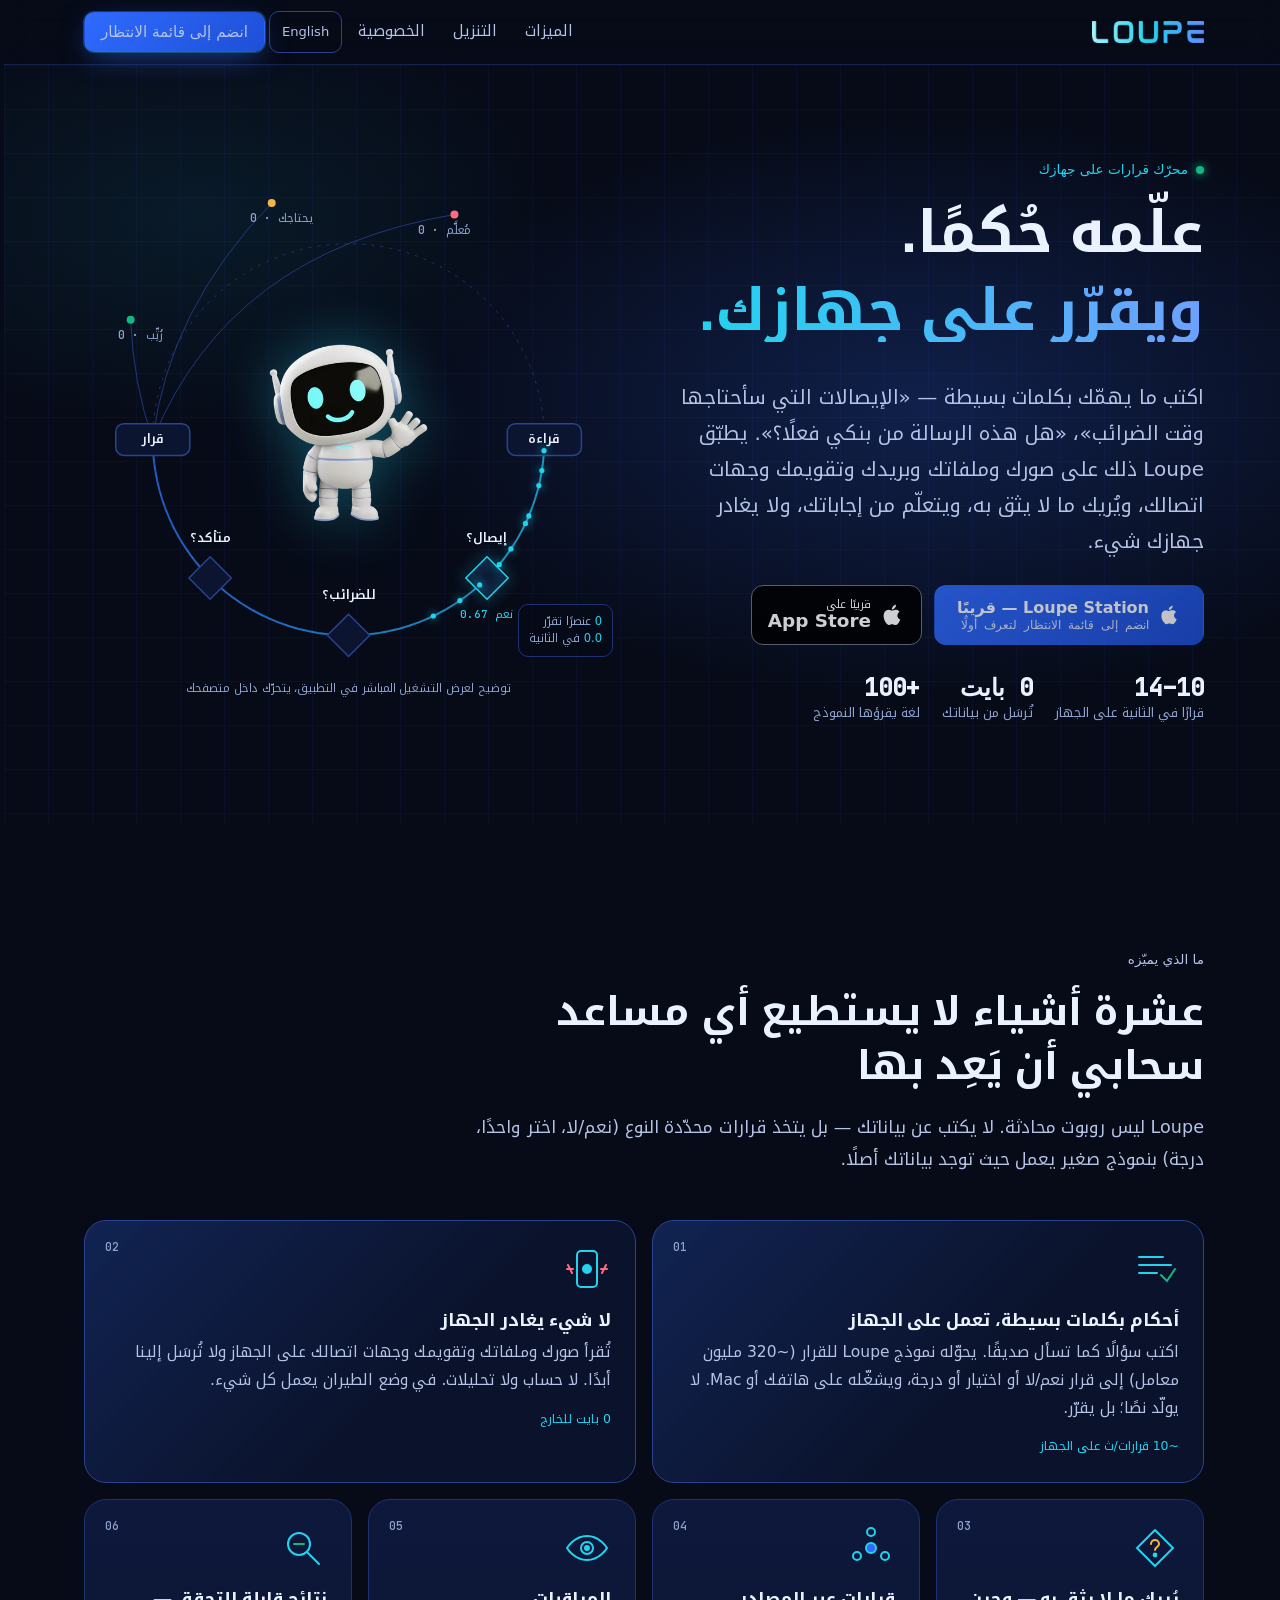
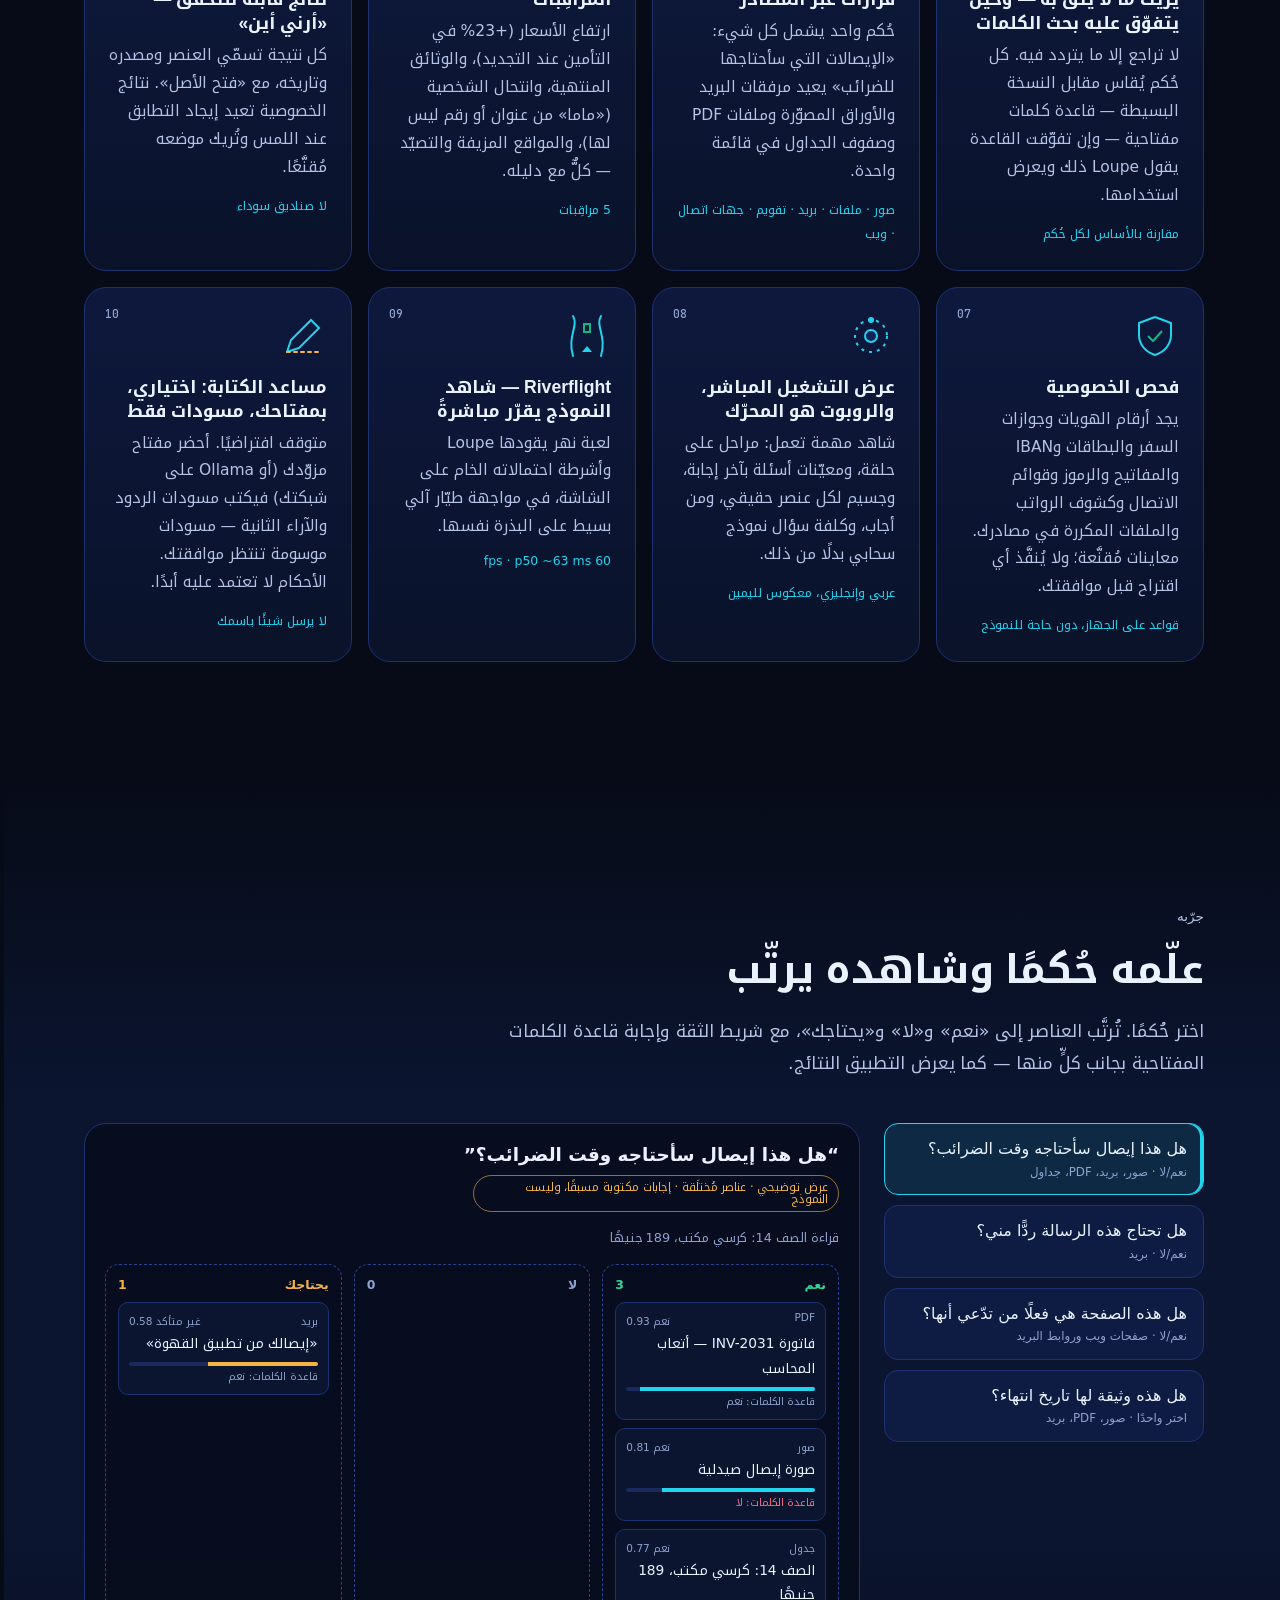
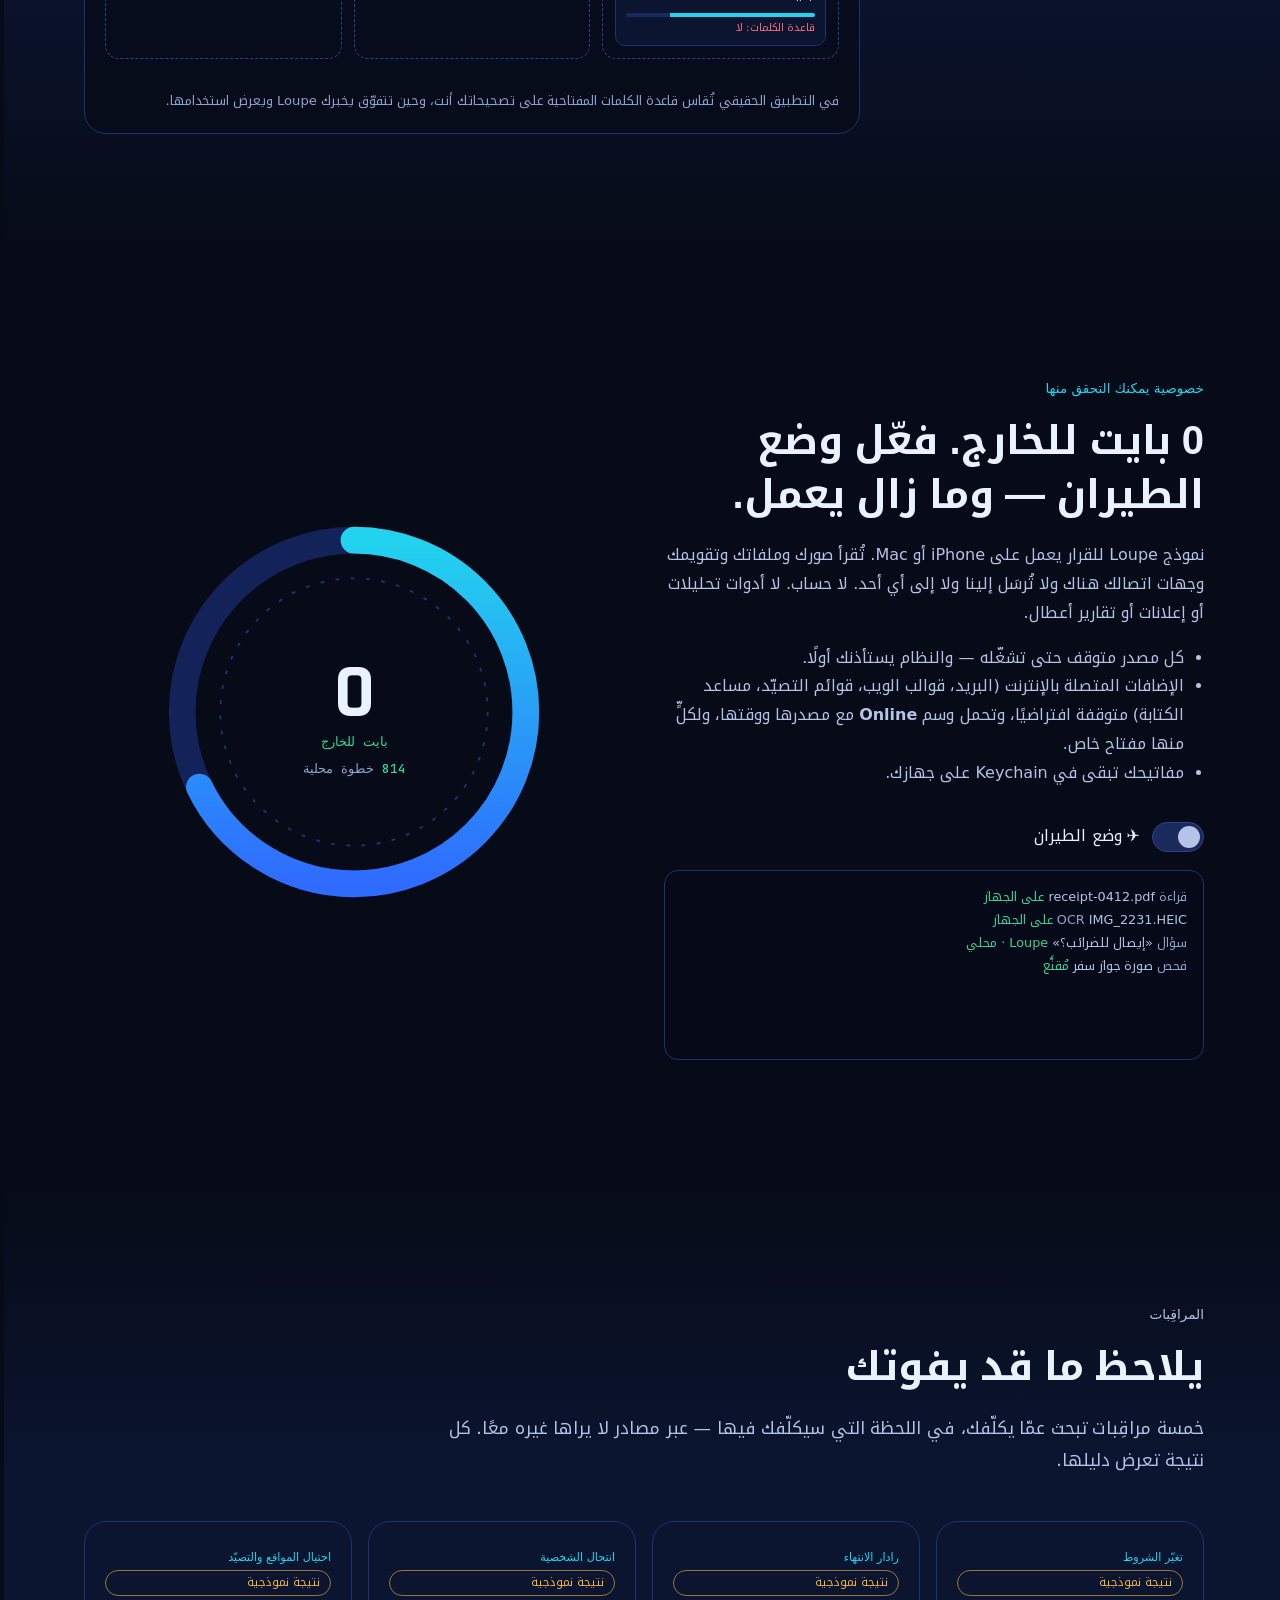
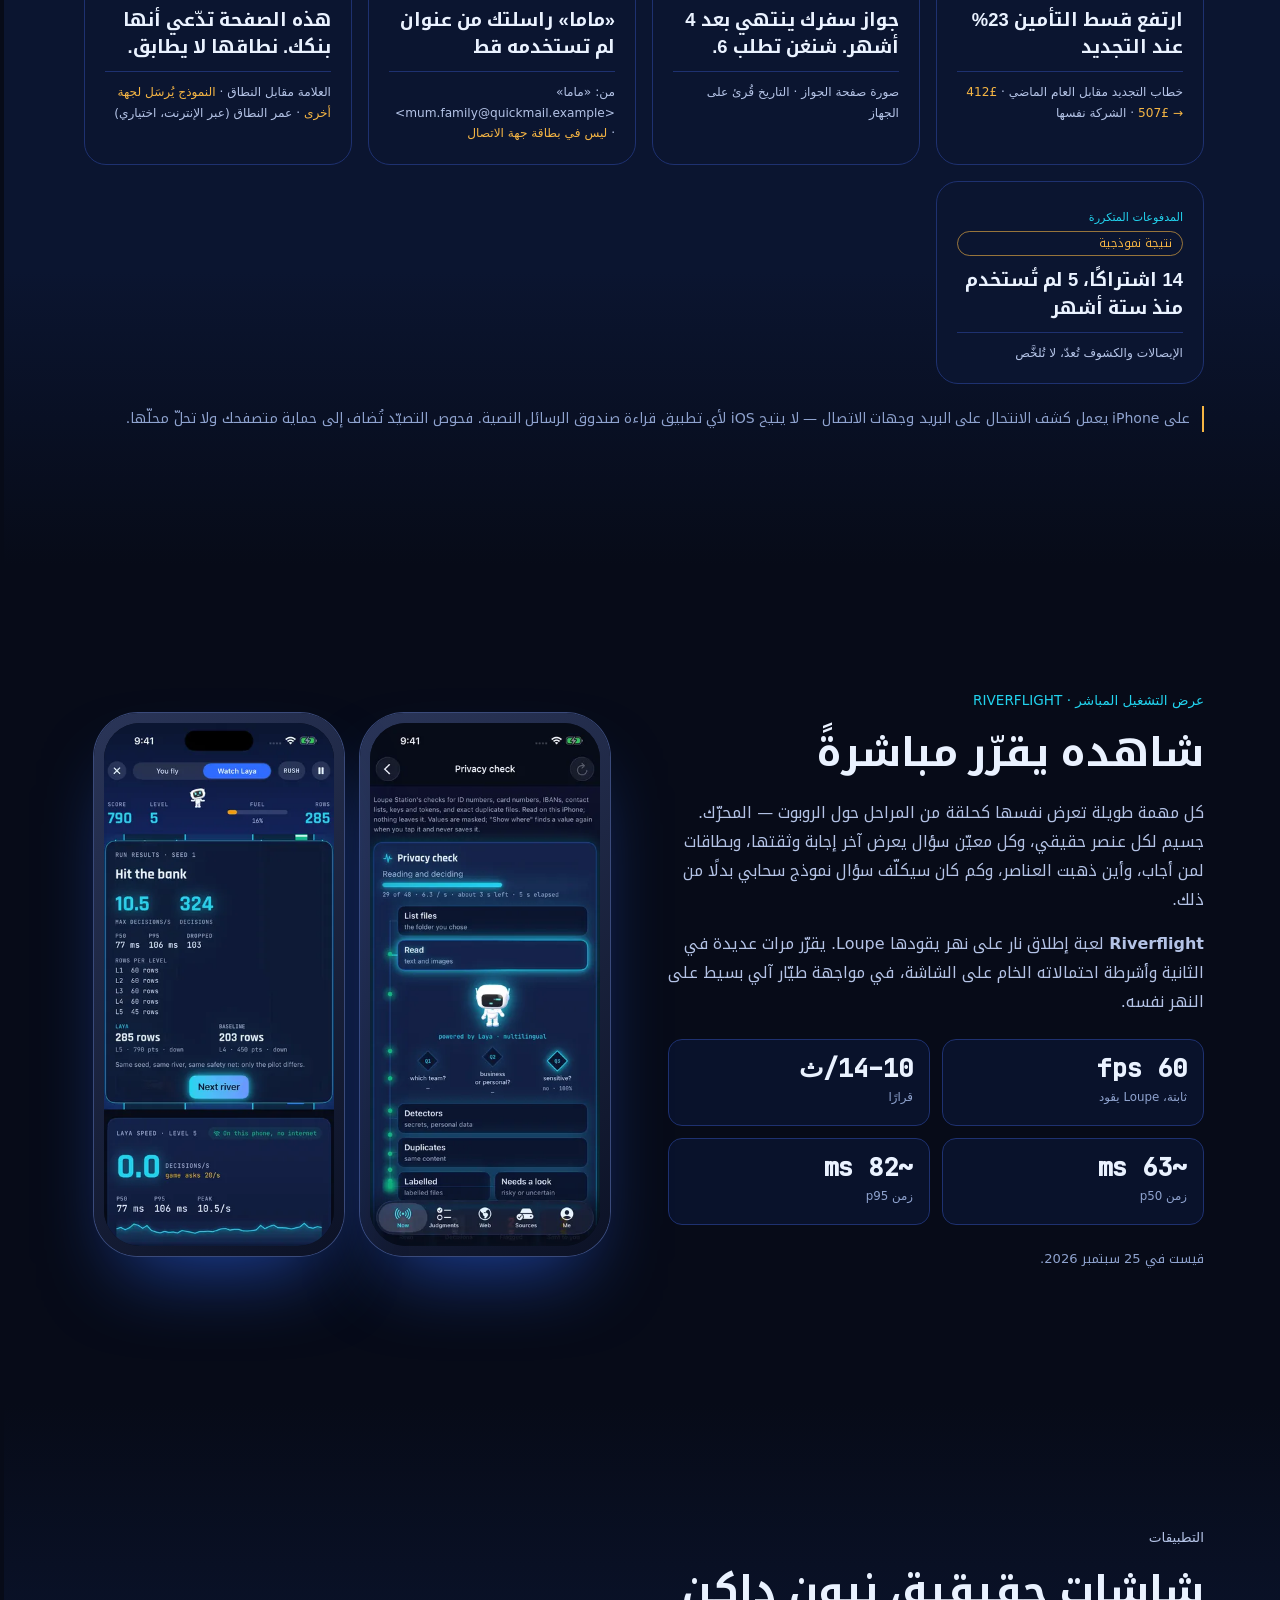
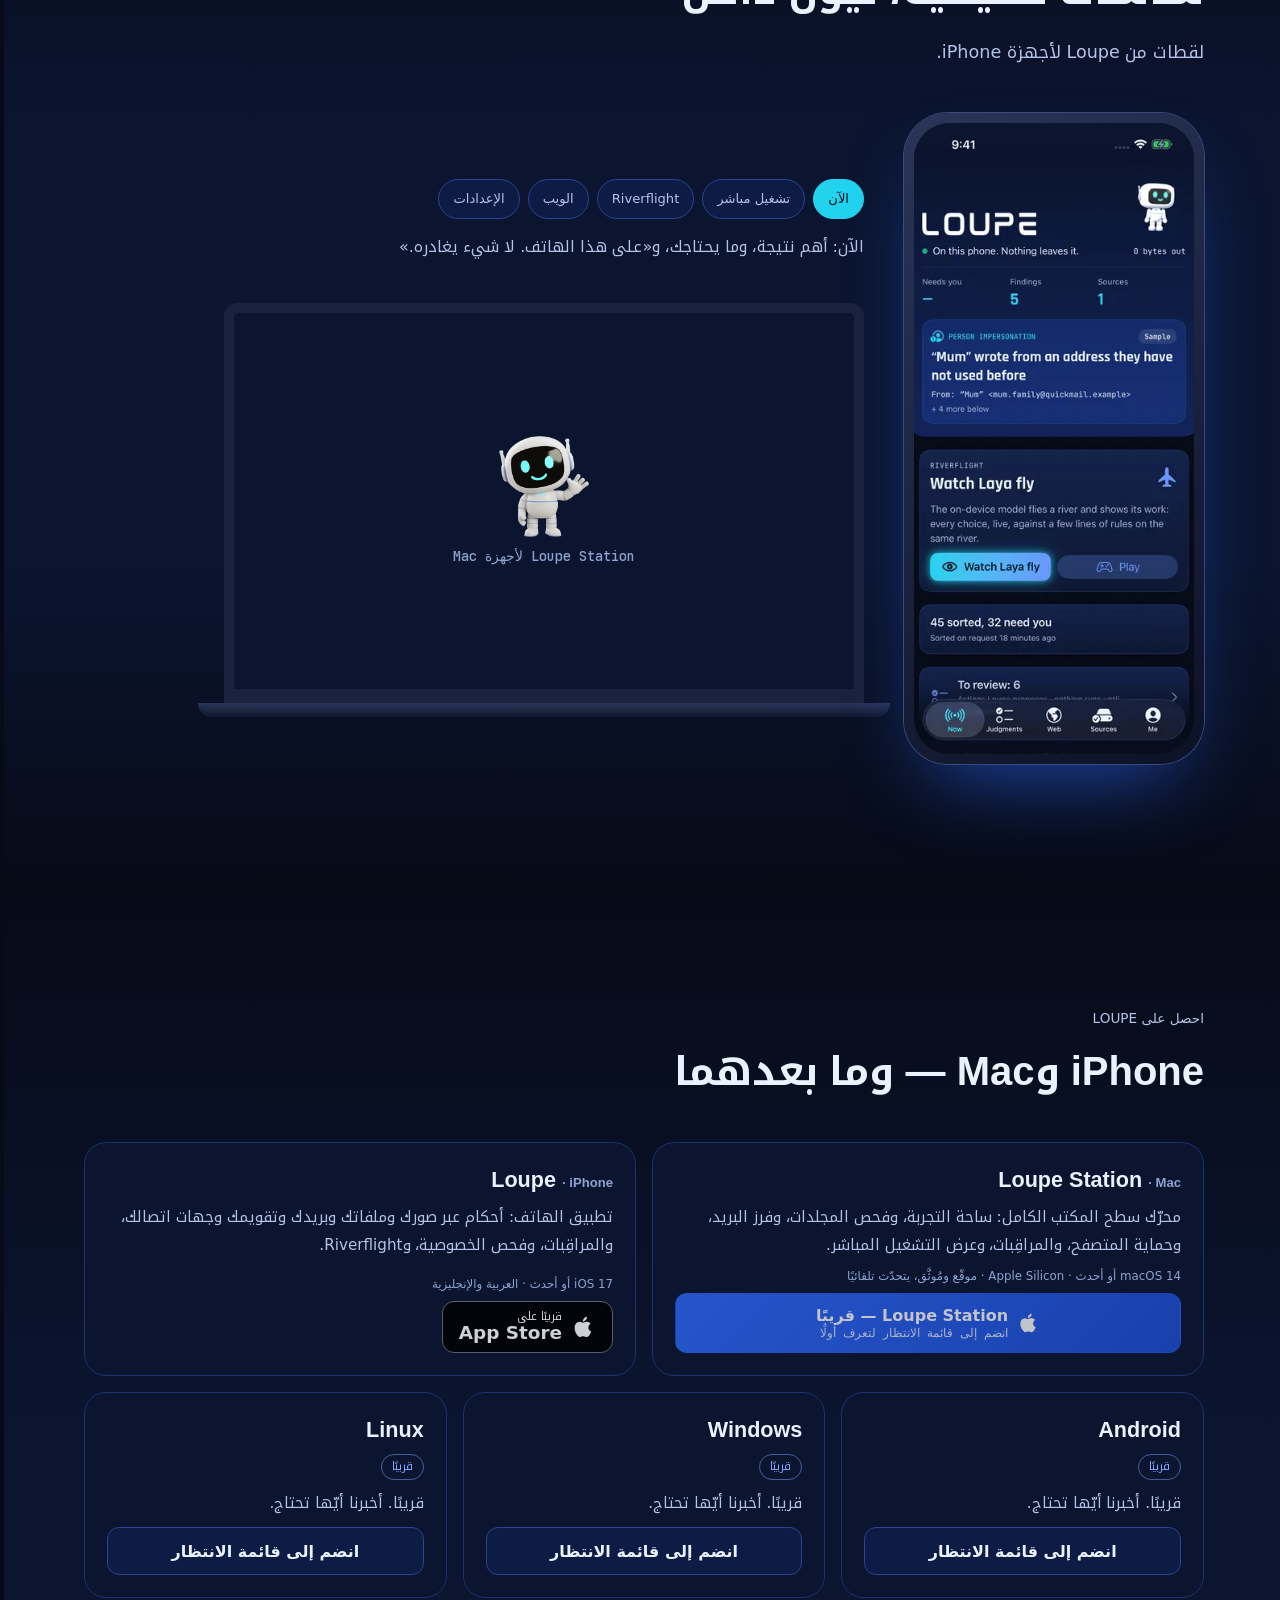
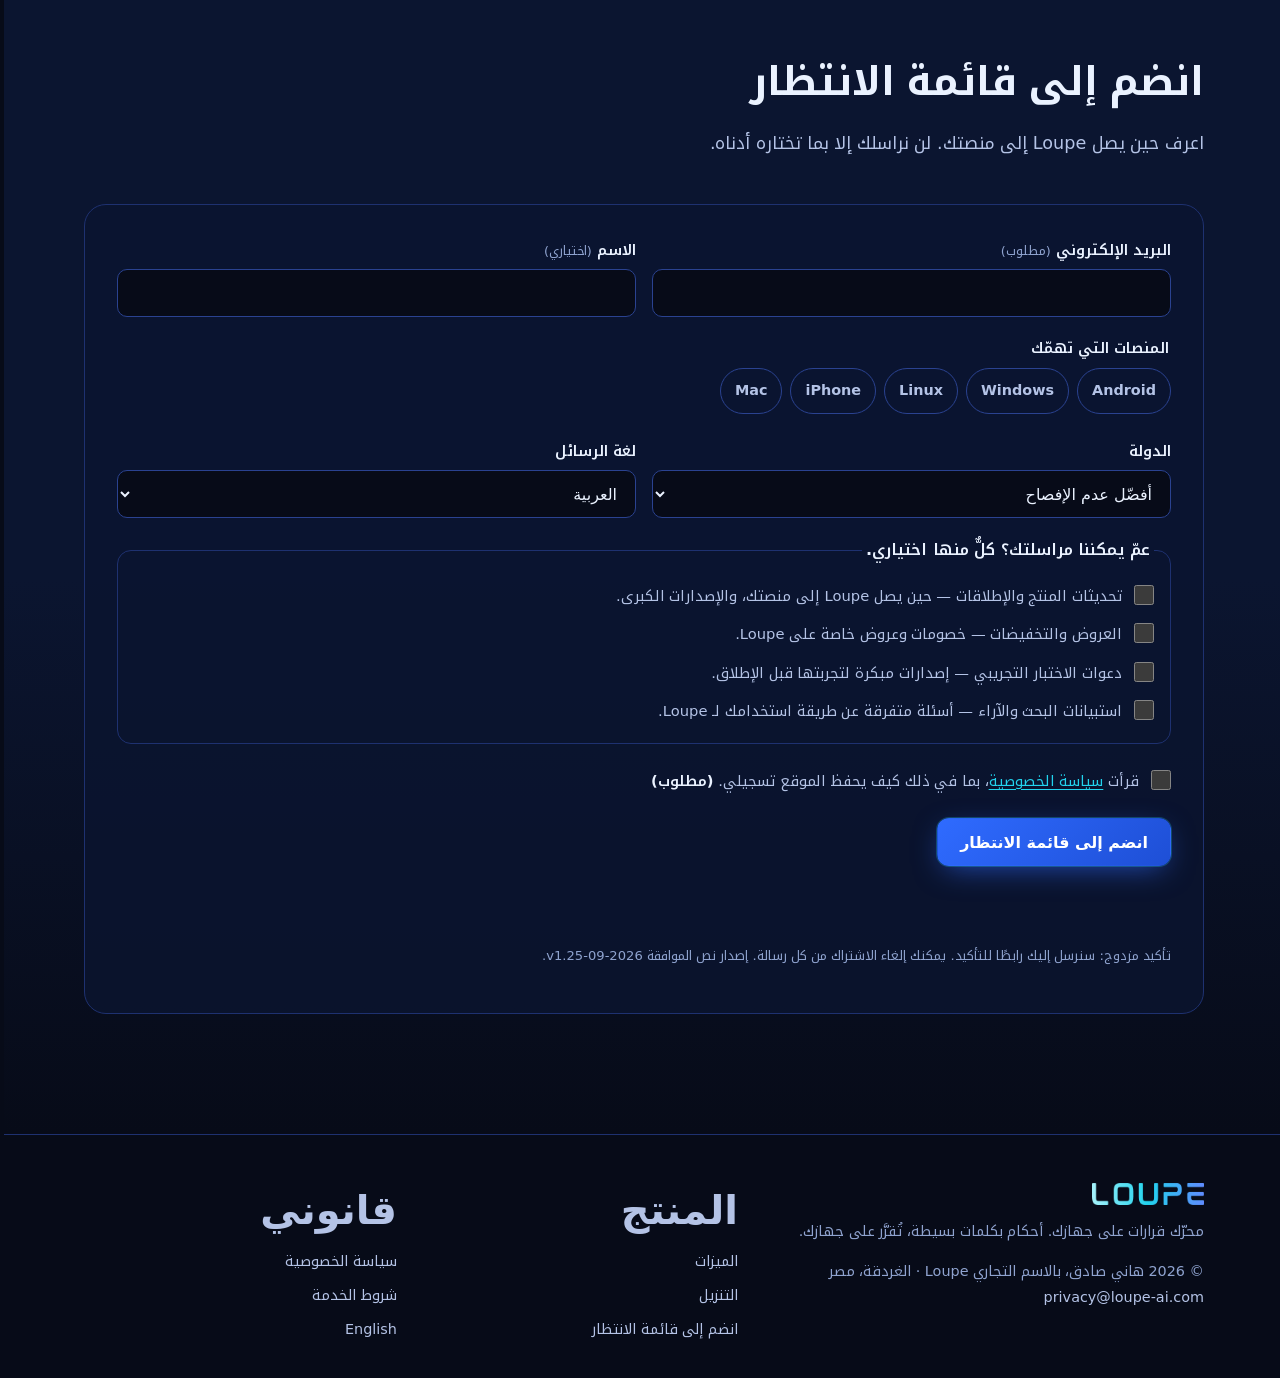
<file: ar/index.html>
<!doctype html>
<html lang="ar" dir="rtl" class="no-js">
<head>
<meta charset="utf-8">
<meta name="viewport" content="width=device-width,initial-scale=1,viewport-fit=cover">
<title>Loupe — أحكام بكلمات بسيطة، تُقرَّر على جهازك</title>
<meta name="description" content="Loupe محرّك قرارات يعمل على جهازك. علّمه أحكامًا بكلمات بسيطة فيطبّقها على صورك وملفاتك وبريدك وتقويمك وجهات اتصالك، ويُريك ما لا يثق به، ولا يغادر جهازك شيء.">
<meta name="theme-color" content="#070B18">
<link rel="canonical" href="https://loupe-ai.com/ar/">
<link rel="alternate" hreflang="en" href="https://loupe-ai.com/">
<link rel="alternate" hreflang="ar" href="https://loupe-ai.com/ar/">
<link rel="alternate" hreflang="x-default" href="https://loupe-ai.com/">
<meta property="og:type" content="website">
<meta property="og:site_name" content="Loupe">
<meta property="og:title" content="Loupe — أحكام بكلمات بسيطة، تُقرَّر على جهازك">
<meta property="og:description" content="Loupe محرّك قرارات يعمل على جهازك. علّمه أحكامًا بكلمات بسيطة فيطبّقها على صورك وملفاتك وبريدك وتقويمك وجهات اتصالك، ويُريك ما لا يثق به، ولا يغادر جهازك شيء.">
<meta property="og:url" content="https://loupe-ai.com/ar/">
<meta property="og:image" content="https://loupe-ai.com/assets/img/og-image.png">
<meta property="og:image:width" content="1200"><meta property="og:image:height" content="630">
<meta property="og:locale" content="ar_EG">
<meta name="twitter:card" content="summary_large_image">
<link rel="icon" href="/favicon.ico" sizes="any">
<link rel="icon" type="image/png" sizes="32x32" href="/assets/img/favicon-32.png">
<link rel="apple-touch-icon" href="/assets/img/apple-touch-icon.png">
<link rel="manifest" href="/site.webmanifest">

<link rel="preload" href="/assets/fonts/noto-kufi-arabic-arabic.woff2" as="font" type="font/woff2" crossorigin>
<link rel="stylesheet" href="/assets/css/fonts.css?v=4">
<link rel="stylesheet" href="/assets/css/site.css?v=4">

<script type="application/json" id="i18n">{"macDownload": "تنزيل لأجهزة Mac", "macReq": "macOS 14 أو أحدث · Apple Silicon", "macSoon": "Loupe Station — قريبًا", "macSoonSub": "انضم إلى قائمة الانتظار لتعرف أولًا", "iosTop": "حمّله من", "iosSoonTop": "قريبًا على", "waitlistHref": "/ar/download/#waitlist", "log": ["<span class='dim'>قراءة</span>  receipt-0412.pdf   <span class='ok'>على الجهاز</span>", "<span class='dim'>OCR</span>    IMG_2231.HEIC      <span class='ok'>على الجهاز</span>", "<span class='dim'>سؤال</span>   «إيصال للضرائب؟»   <span class='ok'>Loupe · محلي</span>", "<span class='dim'>فحص</span>    صورة جواز سفر      <span class='ok'>مُقنَّع</span>", "<span class='dim'>شبكة</span>   الطلبات: 0         <span class='ok'>0 بايت للخارج</span>", "<span class='dim'>سجل</span>    +1 صف              <span class='ok'>هذا الجهاز</span>", "<span class='dim'>طابور</span>  2 تحتاجك           <span class='ok'>محلي</span>"], "logDone": "انتهى · 1,200 خطوة محلية · 0 بايت للخارج", "airOn": "✈ وضع الطيران مفعّل — ما زال يقرّر. 0 بايت للخارج.", "airOff": "وضع الطيران متوقف — وما زال 0 بايت للخارج (المصادر المتصلة بالإنترنت متوقفة افتراضيًا).", "errEmail": "يرجى إدخال بريد إلكتروني صحيح.", "errAck": "يرجى تأكيد أنك قرأت سياسة الخصوصية.", "errRate": "عدد كبير من التسجيلات من هنا الآن. حاول مرة أخرى بعد دقائق.", "errGeneric": "حدث خطأ. حاول مرة أخرى أو راسلنا على privacy@loupe-ai.com.", "notConfigured": "التسجيل غير مفتوح بعد (لم تُربط الواجهة الخلفية للموقع). عُد قريبًا.", "sending": "جارٍ الإرسال…", "ok": "خطوة أخيرة — افحص بريدك لتأكيد الاشتراك. لن نرسل لك شيئًا قبل أن تضغط الرابط.", "toast_confirmed": "تم التأكيد. شكرًا — لن نراسلك إلا بما اخترته.", "toast_unsubscribed": "تم إلغاء اشتراكك. لن نراسلك مجددًا.", "toast_invalid": "انتهت صلاحية هذا الرابط أو استُخدم من قبل."}</script>
</head>
<body>
<a class="skip" href="#main">انتقل إلى المحتوى</a>
<header class="site-head">
<div class="wrap">
<a class="brand" href="/ar/" aria-label="Loupe — الرئيسية"><img src="/assets/img/loupe-wordmark.webp" alt="Loupe" width="112" height="22"></a>
<button class="menu-btn" aria-expanded="false" aria-controls="nav">القائمة</button>
<nav id="nav" class="nav" aria-label="الرئيسية">
<a href="/ar/features/">الميزات</a>
<a href="/ar/download/">التنزيل</a>
<a href="/ar/privacy/">الخصوصية</a>
<a class="lang" href="/" hreflang="en" lang="en">English</a>
<a class="btn btn-primary" href="/ar/download/#waitlist" style="min-height:40px;padding:8px 16px">انضم إلى قائمة الانتظار</a>
</nav>
</div>
</header>

<main id="main">
<section class="hero grid-bg">
<div class="wrap">
<div>
<p class="eyebrow"><span class="live-dot" aria-hidden="true"></span>محرّك قرارات على جهازك</p>
<h1>علّمه حُكمًا.<br><span class="accent">ويقرّر على جهازك.</span></h1>
<p class="lede">اكتب ما يهمّك بكلمات بسيطة — «الإيصالات التي سأحتاجها وقت الضرائب»، «هل هذه الرسالة من بنكي فعلًا؟». يطبّق Loupe ذلك على صورك وملفاتك وبريدك وتقويمك وجهات اتصالك، ويُريك ما لا يثق به، ويتعلّم من إجاباتك، ولا يغادر جهازك شيء.</p>
<div class="cta-row"><a class="btn btn-primary" href="/ar/download/#waitlist" data-download="mac" data-platform="mac" aria-disabled="true"><svg width=22 height=22 viewBox="0 0 24 24" fill="currentColor" aria-hidden="true"><path d="M16.4 12.6c0-2.6 2.1-3.8 2.2-3.9-1.2-1.8-3.1-2-3.7-2-1.6-.2-3.1.9-3.9.9-.8 0-2-.9-3.3-.9-1.7 0-3.3 1-4.2 2.5-1.8 3.1-.5 7.7 1.3 10.2.9 1.2 1.9 2.6 3.2 2.6 1.3-.1 1.8-.8 3.3-.8 1.6 0 2 .8 3.4.8 1.4 0 2.3-1.3 3.1-2.5 1-1.4 1.4-2.8 1.4-2.9 0 0-2.8-1-2.8-4zM13.9 5c.7-.9 1.2-2 1-3.2-1 0-2.3.7-3 1.6-.7.8-1.2 2-1.1 3.1 1.2.1 2.3-.6 3.1-1.5z"/></svg><span class="btn-stack"><span class="lbl">Loupe Station — قريبًا</span><small>انضم إلى قائمة الانتظار لتعرف أولًا</small></span></a><a class="appstore" href="/ar/download/#waitlist" data-download="ios" data-platform="ios" aria-disabled="true"><svg viewBox="0 0 24 24" fill="currentColor" aria-hidden="true"><path d="M16.4 12.6c0-2.6 2.1-3.8 2.2-3.9-1.2-1.8-3.1-2-3.7-2-1.6-.2-3.1.9-3.9.9-.8 0-2-.9-3.3-.9-1.7 0-3.3 1-4.2 2.5-1.8 3.1-.5 7.7 1.3 10.2.9 1.2 1.9 2.6 3.2 2.6 1.3-.1 1.8-.8 3.3-.8 1.6 0 2 .8 3.4.8 1.4 0 2.3-1.3 3.1-2.5 1-1.4 1.4-2.8 1.4-2.9 0 0-2.8-1-2.8-4zM13.9 5c.7-.9 1.2-2 1-3.2-1 0-2.3.7-3 1.6-.7.8-1.2 2-1.1 3.1 1.2.1 2.3-.6 3.1-1.5z"/></svg><span><span class="top">قريبًا على</span><b>App Store</b></span></a></div>
<div class="hero-stats"><div><b>10–14</b>قرارًا في الثانية على الجهاز</div><div><b>0 بايت</b>تُرسَل من بياناتك</div><div><b>+100</b>لغة يقرؤها النموذج</div></div>
</div>
<div class="stage" role="img" aria-label="توضيح لعرض التشغيل المباشر في التطبيق، يتحرّك داخل متصفحك">
<canvas id="pipeline" data-labels="{&quot;read&quot;: &quot;قراءة&quot;, &quot;decide&quot;: &quot;قرار&quot;, &quot;q1&quot;: &quot;إيصال؟&quot;, &quot;q2&quot;: &quot;للضرائب؟&quot;, &quot;q3&quot;: &quot;متأكد؟&quot;, &quot;sorted&quot;: &quot;رُتِّب&quot;, &quot;needs&quot;: &quot;يحتاجك&quot;, &quot;flag&quot;: &quot;مُعلَّم&quot;, &quot;answers&quot;: [[&quot;نعم&quot;, &quot;لا&quot;], [&quot;نعم&quot;, &quot;لا&quot;], [&quot;متأكد&quot;, &quot;غير متأكد&quot;]]}"></canvas>
<picture><source srcset="/assets/img/mascot-320.webp" type="image/webp"><img class="mascot" src="/assets/img/mascot-320.png" alt="" width="287" height="320" fetchpriority="high"></picture>
<div class="stage-hud mono" aria-hidden="true"><b id="hud-count">0</b> عنصرًا تقرّر<br><b id="hud-rate">0.0</b> في الثانية</div>
<p class="stage-caption">توضيح لعرض التشغيل المباشر في التطبيق، يتحرّك داخل متصفحك</p>
</div>
</div>
</section>

<section id="different">
<div class="wrap">
<div class="sec-head reveal"><p class="eyebrow">ما الذي يميّزه</p><h2>عشرة أشياء لا يستطيع أي مساعد سحابي أن يَعِد بها</h2><p>Loupe ليس روبوت محادثة. لا يكتب عن بياناتك — بل يتخذ قرارات محدّدة النوع (نعم/لا، اختر واحدًا، درجة) بنموذج صغير يعمل حيث توجد بياناتك أصلًا.</p></div>
<div class="diff-grid"><article class="card reveal lead"><span class="num mono">01</span><div class="ico"><svg viewBox="0 0 48 48" fill="none" stroke="currentColor" stroke-width="2" stroke-linecap="round" aria-hidden="true"><path class="draw" d="M8 12h24M8 20h32M8 28h18"/><path d="M30 30l6 6 8-12" stroke="#10B981" class="draw"/></svg></div><h3>أحكام بكلمات بسيطة، تعمل على الجهاز</h3><p>اكتب سؤالًا كما تسأل صديقًا. يحوّله نموذج Loupe للقرار (~320 مليون معامل) إلى قرار نعم/لا أو اختيار أو درجة، ويشغّله على هاتفك أو Mac. لا يولّد نصًا؛ بل يقرّر.</p><span class="fact">~10 قرارات/ث على الجهاز</span></article><article class="card reveal lead"><span class="num mono">02</span><div class="ico"><svg viewBox="0 0 48 48" fill="none" stroke="currentColor" stroke-width="2" aria-hidden="true"><rect x="14" y="6" width="20" height="36" rx="4" class="draw"/><circle cx="24" cy="24" r="4" fill="#22D3EE" class="blink"/><path d="M4 24h6M38 24h6" stroke="#FF6B81" stroke-linecap="round"/><path d="M5 20l4 8M43 20l-4 8" stroke="#FF6B81" stroke-linecap="round"/></svg></div><h3>لا شيء يغادر الجهاز</h3><p>تُقرأ صورك وملفاتك وتقويمك وجهات اتصالك على الجهاز ولا تُرسَل إلينا أبدًا. لا حساب ولا تحليلات. في وضع الطيران يعمل كل شيء.</p><span class="fact">0 بايت للخارج</span></article><article class="card reveal"><span class="num mono">03</span><div class="ico"><svg viewBox="0 0 48 48" fill="none" stroke="currentColor" stroke-width="2" stroke-linecap="round" aria-hidden="true"><path d="M24 6l18 18-18 18L6 24z" class="draw"/><path d="M20 20a4 4 0 118 0c0 3-4 3-4 6" stroke="#F5B544"/><circle cx="24" cy="31" r="1.4" fill="#F5B544" class="blink"/></svg></div><h3>يُريك ما لا يثق به — وحين يتفوّق عليه بحث الكلمات</h3><p>لا تراجع إلا ما يتردد فيه. كل حُكم يُقاس مقابل النسخة البسيطة — قاعدة كلمات مفتاحية — وإن تفوّقت القاعدة يقول Loupe ذلك ويعرض استخدامها.</p><span class="fact">مقارنة بالأساس لكل حُكم</span></article><article class="card reveal"><span class="num mono">04</span><div class="ico"><svg viewBox="0 0 48 48" fill="none" stroke="currentColor" stroke-width="2" aria-hidden="true"><g class="spin"><circle cx="24" cy="8" r="4"/><circle cx="38" cy="32" r="4"/><circle cx="10" cy="32" r="4"/></g><circle cx="24" cy="24" r="5" fill="#2F6BFF" stroke="#22D3EE"/></svg></div><h3>قرارات عبر المصادر</h3><p>حُكم واحد يشمل كل شيء: «الإيصالات التي سأحتاجها للضرائب» يعيد مرفقات البريد والأوراق المصوّرة وملفات PDF وصفوف الجداول في قائمة واحدة.</p><span class="fact">صور · ملفات · بريد · تقويم · جهات اتصال · ويب</span></article><article class="card reveal"><span class="num mono">05</span><div class="ico"><svg viewBox="0 0 48 48" fill="none" stroke="currentColor" stroke-width="2" stroke-linecap="round" aria-hidden="true"><path d="M4 24s7-12 20-12 20 12 20 12-7 12-20 12S4 24 4 24z" class="draw"/><circle cx="24" cy="24" r="6"/><circle cx="24" cy="24" r="2" fill="#22D3EE" class="blink"/></svg></div><h3>المراقِبات</h3><p>ارتفاع الأسعار (+23% في التأمين عند التجديد)، والوثائق المنتهية، وانتحال الشخصية («ماما» من عنوان أو رقم ليس لها)، والمواقع المزيفة والتصيّد — كلٌّ مع دليله.</p><span class="fact">5 مراقِبات</span></article><article class="card reveal"><span class="num mono">06</span><div class="ico"><svg viewBox="0 0 48 48" fill="none" stroke="currentColor" stroke-width="2" stroke-linecap="round" aria-hidden="true"><circle cx="20" cy="20" r="11" class="draw"/><path d="M28 28l12 12"/><path d="M15 20h10" stroke="#10B981" class="blink"/></svg></div><h3>نتائج قابلة للتحقق — «أرني أين»</h3><p>كل نتيجة تسمّي العنصر ومصدره وتاريخه، مع «فتح الأصل». نتائج الخصوصية تعيد إيجاد التطابق عند اللمس وتُريك موضعه مُقنَّعًا.</p><span class="fact">لا صناديق سوداء</span></article><article class="card reveal"><span class="num mono">07</span><div class="ico"><svg viewBox="0 0 48 48" fill="none" stroke="currentColor" stroke-width="2" stroke-linejoin="round" aria-hidden="true"><path d="M24 5l16 6v12c0 10-7 17-16 20C15 40 8 33 8 23V11z" class="draw"/><path d="M17 24l5 5 9-10" stroke="#10B981" class="draw"/></svg></div><h3>فحص الخصوصية</h3><p>يجد أرقام الهويات وجوازات السفر والبطاقات وIBAN والمفاتيح والرموز وقوائم الاتصال وكشوف الرواتب والملفات المكررة في مصادرك. معاينات مُقنَّعة؛ ولا يُنفَّذ أي اقتراح قبل موافقتك.</p><span class="fact">قواعد على الجهاز، دون حاجة للنموذج</span></article><article class="card reveal"><span class="num mono">08</span><div class="ico"><svg viewBox="0 0 48 48" fill="none" stroke="currentColor" stroke-width="2" aria-hidden="true"><circle cx="24" cy="24" r="16" stroke-dasharray="3 5"/><g class="orbit"><circle cx="24" cy="8" r="3" fill="#22D3EE" stroke="none"/></g><circle cx="24" cy="24" r="6" fill="#13235A"/></svg></div><h3>عرض التشغيل المباشر، والروبوت هو المحرّك</h3><p>شاهد مهمة تعمل: مراحل على حلقة، ومعيّنات أسئلة بآخر إجابة، وجسيم لكل عنصر حقيقي، ومن أجاب، وكلفة سؤال نموذج سحابي بدلًا من ذلك.</p><span class="fact">عربي وإنجليزي، معكوس لليمين</span></article><article class="card reveal"><span class="num mono">09</span><div class="ico"><svg viewBox="0 0 48 48" fill="none" stroke="currentColor" stroke-width="2" stroke-linecap="round" aria-hidden="true"><path d="M10 4c6 10-6 20 0 40M38 4c-6 10 6 20 0 40" class="draw"/><path d="M24 34l-5 6h10z" fill="#22D3EE" stroke="none"/><rect x="21" y="12" width="6" height="8" stroke="#10B981" class="blink"/></svg></div><h3>Riverflight — شاهد النموذج يقرّر مباشرةً</h3><p>لعبة نهر يقودها Loupe وأشرطة احتمالاته الخام على الشاشة، في مواجهة طيّار آلي بسيط على البذرة نفسها.</p><span class="fact">60 fps · p50 ~63 ms</span></article><article class="card reveal"><span class="num mono">10</span><div class="ico"><svg viewBox="0 0 48 48" fill="none" stroke="currentColor" stroke-width="2" stroke-linecap="round" aria-hidden="true"><path d="M8 40l4-12 20-20 8 8-20 20z" class="draw"/><path d="M8 40h32" stroke="#F5B544" stroke-dasharray="3 4"/></svg></div><h3>مساعد الكتابة: اختياري، بمفتاحك، مسودات فقط</h3><p>متوقف افتراضيًا. أحضر مفتاح مزوّدك (أو Ollama على شبكتك) فيكتب مسودات الردود والآراء الثانية — مسودات موسومة تنتظر موافقتك. الأحكام لا تعتمد عليه أبدًا.</p><span class="fact">لا يرسل شيئًا باسمك</span></article></div>
</div>
</section>

<section id="demo-sec" class="alt">
<div class="wrap">
<div class="sec-head reveal"><p class="eyebrow">جرّبه</p><h2>علّمه حُكمًا وشاهده يرتّب</h2><p>اختر حُكمًا. تُرتَّب العناصر إلى «نعم» و«لا» و«يحتاجك»، مع شريط الثقة وإجابة قاعدة الكلمات المفتاحية بجانب كلٍّ منها — كما يعرض التطبيق النتائج.</p></div>
<div class="demo" id="demo">
<div class="judg-list" role="group" aria-label="علّمه حُكمًا وشاهده يرتّب"><button type="button" class="judg" aria-pressed="false">هل هذا إيصال سأحتاجه وقت الضرائب؟<small>نعم/لا · صور، بريد، PDF، جداول</small></button><button type="button" class="judg" aria-pressed="false">هل تحتاج هذه الرسالة ردًّا مني؟<small>نعم/لا · بريد</small></button><button type="button" class="judg" aria-pressed="false">هل هذه الصفحة هي فعلًا من تدّعي أنها؟<small>نعم/لا · صفحات ويب وروابط البريد</small></button><button type="button" class="judg" aria-pressed="false">هل هذه وثيقة لها تاريخ انتهاء؟<small>اختر واحدًا · صور، PDF، بريد</small></button></div>
<div class="demo-panel">
<div class="demo-top"><span class="demo-q"></span><span class="pill demo">عرض توضيحي · عناصر مُختلَقة · إجابات مكتوبة مسبقًا، وليست النموذج</span></div>
<div class="feed mono" aria-hidden="true"></div>
<div class="bins">
<div class="bin yes"><h4><span>نعم</span><span class="c">0</span></h4><ul></ul></div>
<div class="bin no"><h4><span>لا</span><span class="c">0</span></h4><ul></ul></div>
<div class="bin unsure"><h4><span>يحتاجك</span><span class="c">0</span></h4><ul></ul></div>
</div>
<div class="demo-foot"></div>
<p class="sr-only" aria-live="polite"></p>
<p class="small" style="margin:14px 0 0">في التطبيق الحقيقي تُقاس قاعدة الكلمات المفتاحية على تصحيحاتك أنت، وحين تتفوّق يخبرك Loupe ويعرض استخدامها.</p>
</div>
</div>
<script type="application/json" id="demo-data">{"judgments": [{"q": "هل هذا إيصال سأحتاجه وقت الضرائب؟", "sub": "نعم/لا · صور، بريد، PDF، جداول", "items": [{"t": "فاتورة INV-2031 — أتعاب المحاسب", "src": "PDF", "p": 0.93, "kw": 1}, {"t": "صورة إيصال صيدلية", "src": "صور", "p": 0.81, "kw": 0}, {"t": "«إيصالك من تطبيق القهوة»", "src": "بريد", "p": 0.58, "kw": 1}, {"t": "الصف 14: كرسي مكتب، 189 جنيهًا", "src": "جدول", "p": 0.77, "kw": 0}, {"t": "صورة عطلة على الشاطئ", "src": "صور", "p": 0.04, "kw": 0}, {"t": "نشرة: «إيصالات الأسبوع»", "src": "بريد", "p": 0.12, "kw": 1}, {"t": "كشف ضريبة عقارية 2026", "src": "PDF", "p": 0.88, "kw": 0}, {"t": "لقطة شاشة لدفع موقف سيارات", "src": "صور", "p": 0.46, "kw": 0}, {"t": "مسودة عقد إيجار", "src": "ملفات", "p": 0.21, "kw": 0}]}, {"q": "هل تحتاج هذه الرسالة ردًّا مني؟", "sub": "نعم/لا · بريد", "items": [{"t": "«هل ترسل النموذج الموقّع قبل الجمعة؟»", "src": "بريد", "p": 0.92, "kw": 1}, {"t": "ملخص أسبوعي من منتدى", "src": "بريد", "p": 0.05, "kw": 0}, {"t": "«شكرًا، تمّ كل شيء!»", "src": "بريد", "p": 0.18, "kw": 0}, {"t": "تحديث الشحن: في الطريق إليك", "src": "بريد", "p": 0.03, "kw": 0}, {"t": "«هل أنت متاح الثلاثاء أم الأربعاء؟»", "src": "بريد", "p": 0.89, "kw": 1}, {"t": "«للعلم — المحضر مرفق، ردّ إن كان فيه خطأ»", "src": "بريد", "p": 0.52, "kw": 1}, {"t": "دعوة: غداء الفريق (تأكيد الحضور)", "src": "تقويم", "p": 0.74, "kw": 0}, {"t": "إعادة تعيين كلمة مرور لم تطلبها", "src": "بريد", "p": 0.35, "kw": 0}]}, {"q": "هل هذه الصفحة هي فعلًا من تدّعي أنها؟", "sub": "نعم/لا · صفحات ويب وروابط البريد", "items": [{"t": "صفحة دخول البنك على نطاقه الرسمي", "src": "ويب", "p": 0.9, "kw": 1}, {"t": "صفحة «البنك الآمن» على نطاق عمره 9 أيام", "src": "ويب", "p": 0.06, "kw": 1}, {"t": "صفحة رسوم طرد تطلب البطاقة والرقم السري", "src": "رابط", "p": 0.03, "kw": 0}, {"t": "صفحة حجز النادي الرياضي", "src": "ويب", "p": 0.84, "kw": 1}, {"t": "نموذج دخول يُرسَل إلى موقع آخر", "src": "ويب", "p": 0.28, "kw": 1}, {"t": "متجر في اسمه حرف مشابه", "src": "رابط", "p": 0.4, "kw": 1}, {"t": "بوابة الضرائب الحكومية", "src": "ويب", "p": 0.87, "kw": 1}]}, {"q": "هل هذه وثيقة لها تاريخ انتهاء؟", "sub": "اختر واحدًا · صور، PDF، بريد", "items": [{"t": "صفحة صورة جواز السفر", "src": "صور", "p": 0.95, "kw": 1}, {"t": "شهادة تأمين السيارة", "src": "PDF", "p": 0.88, "kw": 0}, {"t": "بطاقة ضمان غلاية", "src": "صور", "p": 0.66, "kw": 0}, {"t": "دعوة حفلة عيد ميلاد", "src": "بريد", "p": 0.09, "kw": 0}, {"t": "خطاب الموافقة على التأشيرة", "src": "بريد", "p": 0.91, "kw": 1}, {"t": "شروط عضوية النادي", "src": "ملفات", "p": 0.55, "kw": 0}, {"t": "لقطة شاشة لوصفة طعام", "src": "صور", "p": 0.02, "kw": 0}]}], "l": {"yes": "نعم", "no": "لا", "unsure": "غير متأكد", "kw": "قاعدة الكلمات", "reading": "قراءة", "done": "انتهى · كل إجابة تبقى في هذا المتصفح", "decided": "تقرّر", "queue": "أُرسل إليك", "agreeKw": "يتفق مع قاعدة الكلمات", "summary": "تم الترتيب. {d} تقرّر، {u} أُرسل إليك، {a} تتفق مع قاعدة الكلمات."}}</script>
</div>
</section>

<section id="privacy-sec">
<div class="wrap meter-wrap">
<div class="reveal">
<p class="eyebrow">خصوصية يمكنك التحقق منها</p><h2>0 بايت للخارج. فعّل وضع الطيران — وما زال يعمل.</h2><p style="color:var(--ink2)">نموذج Loupe للقرار يعمل على iPhone أو Mac. تُقرأ صورك وملفاتك وتقويمك وجهات اتصالك هناك ولا تُرسَل إلينا ولا إلى أي أحد. لا حساب. لا أدوات تحليلات أو إعلانات أو تقارير أعطال.</p>
<ul style="color:var(--ink2);padding-inline-start:20px"><li>كل مصدر متوقف حتى تشغّله — والنظام يستأذنك أولًا.</li><li>الإضافات المتصلة بالإنترنت (البريد، قوالب الويب، قوائم التصيّد، مساعد الكتابة) متوقفة افتراضيًا، وتحمل وسم <b>Online</b> مع مصدرها ووقتها، ولكلٍّ منها مفتاح خاص.</li><li>مفاتيحك تبقى في Keychain على جهازك.</li></ul>
<label class="toggle"><input type="checkbox" id="airplane" role="switch"> <span>✈ وضع الطيران</span></label>
<div class="netlog" id="netlog" aria-live="off"></div>
</div>
<div class="meter" id="meter" role="img" aria-label="توضيح متحرك: الخطوات المحلية تزداد بينما يبقى ما يخرج صفرًا">
<svg viewBox="0 0 220 220" aria-hidden="true">
<defs><linearGradient id="mg" x1="0" x2="1"><stop offset="0" stop-color="#2F6BFF"/><stop offset="1" stop-color="#22D3EE"/></linearGradient></defs>
<circle cx="110" cy="110" r="90" fill="none" stroke="#13235A" stroke-width="14"/>
<circle class="arc" cx="110" cy="110" r="90" fill="none" stroke="url(#mg)" stroke-width="14" stroke-linecap="round" stroke-dasharray="565" stroke-dashoffset="565" transform="rotate(-90 110 110)" style="transition:stroke-dashoffset .3s"/>
<circle cx="110" cy="110" r="70" fill="none" stroke="#1E3170" stroke-dasharray="2 6"/>
</svg>
<div class="readout"><b class="mono">0</b><span>بايت للخارج</span><span style="color:var(--ink3);margin-top:10px"><span id="ops">0</span> خطوة محلية</span></div>
</div>
</div>
</section>

<section id="watchers" class="alt">
<div class="wrap">
<div class="sec-head reveal"><p class="eyebrow">المراقِبات</p><h2>يلاحظ ما قد يفوتك</h2><p>خمسة مراقِبات تبحث عمّا يكلّفك، في اللحظة التي سيكلّفك فيها — عبر مصادر لا يراها غيره معًا. كل نتيجة تعرض دليلها.</p></div>
<div class="watch-grid"><article class="finding reveal"><span class="tag">تغيّر الشروط</span> <span class="pill demo">نتيجة نموذجية</span><div class="big">ارتفع قسط التأمين 23% عند التجديد</div><div class="ev">خطاب التجديد مقابل العام الماضي · <b>£412 → £507</b> · الشركة نفسها</div></article><article class="finding reveal"><span class="tag">رادار الانتهاء</span> <span class="pill demo">نتيجة نموذجية</span><div class="big">جواز سفرك ينتهي بعد 4 أشهر. شنغن تطلب 6.</div><div class="ev">صورة صفحة الجواز · التاريخ قُرئ على الجهاز</div></article><article class="finding reveal"><span class="tag">انتحال الشخصية</span> <span class="pill demo">نتيجة نموذجية</span><div class="big">«ماما» راسلتك من عنوان لم تستخدمه قط</div><div class="ev">من: «ماما» &lt;mum.family@quickmail.example&gt; · <b>ليس في بطاقة جهة الاتصال</b></div></article><article class="finding reveal"><span class="tag">احتيال المواقع والتصيّد</span> <span class="pill demo">نتيجة نموذجية</span><div class="big">هذه الصفحة تدّعي أنها بنكك. نطاقها لا يطابق.</div><div class="ev">العلامة مقابل النطاق · <b>النموذج يُرسَل لجهة أخرى</b> · عمر النطاق (عبر الإنترنت، اختياري)</div></article><article class="finding reveal"><span class="tag">المدفوعات المتكررة</span> <span class="pill demo">نتيجة نموذجية</span><div class="big">14 اشتراكًا، 5 لم تُستخدم منذ ستة أشهر</div><div class="ev">الإيصالات والكشوف تُعدّ، لا تُلخَّص</div></article></div>
<p class="note" style="margin-top:22px">على iPhone يعمل كشف الانتحال على البريد وجهات الاتصال — لا يتيح iOS لأي تطبيق قراءة صندوق الرسائل النصية. فحوص التصيّد تُضاف إلى حماية متصفحك ولا تحلّ محلّها.</p>
</div>
</section>

<section id="live">
<div class="wrap split">
<div class="reveal">
<p class="eyebrow">عرض التشغيل المباشر · Riverflight</p><h2>شاهده يقرّر مباشرةً</h2><p style="color:var(--ink2)">كل مهمة طويلة تعرض نفسها كحلقة من المراحل حول الروبوت — المحرّك. جسيم لكل عنصر حقيقي، وكل معيّن سؤال يعرض آخر إجابة وثقتها، وبطاقات لمن أجاب، وأين ذهبت العناصر، وكم كان سيكلّف سؤال نموذج سحابي بدلًا من ذلك.</p><p style="color:var(--ink2)"><b>Riverflight</b> لعبة إطلاق نار على نهر يقودها Loupe. يقرّر مرات عديدة في الثانية وأشرطة احتمالاته الخام على الشاشة، في مواجهة طيّار آلي بسيط على النهر نفسه.</p>
<div class="stats"><div class="stat"><b>60 fps</b><span>ثابتة، Loupe يقود</span></div><div class="stat"><b>10–14/ث</b><span>قرارًا</span></div><div class="stat"><b>~63 ms</b><span>زمن p50</span></div><div class="stat"><b>~82 ms</b><span>زمن p95</span></div></div>
<p class="small">قيست في 25 سبتمبر 2026.</p>
</div>
<div class="reveal" style="display:flex;gap:16px;justify-content:center;flex-wrap:wrap">
<div class="phone" style="width:min(250px,42vw)"><div class="screen"><img class="on" src="/assets/img/shots/live-run-360.webp" srcset="/assets/img/shots/live-run-360.webp 360w, /assets/img/shots/live-run-720.webp 720w" sizes="250px" alt="فحص الخصوصية كتشغيل مباشر: المراحل ومعيّنات الأسئلة والروبوت كمحرّك." width="360" height="782" loading="lazy" decoding="async"></div></div>
<div class="phone" style="width:min(250px,42vw)"><div class="screen"><img class="on" src="/assets/img/shots/game-360.webp" srcset="/assets/img/shots/game-360.webp 360w, /assets/img/shots/game-720.webp 720w" sizes="250px" alt="نتائج Riverflight: القرارات في الثانية وزمن p50/p95 ونموذج القرار مقابل الأساس." width="360" height="782" loading="lazy" decoding="async"></div></div>
</div>
</div>
</section>

<section id="devices" class="alt">
<div class="wrap">
<div class="sec-head reveal"><p class="eyebrow">التطبيقات</p><h2>شاشات حقيقية، نيون داكن</h2><p>لقطات من Loupe لأجهزة iPhone.</p></div>
<div class="devices" data-carousel>
<div class="phone"><div class="screen" id="shot-panel" role="tabpanel" aria-live="polite"><img src="/assets/img/shots/now-360.webp" srcset="/assets/img/shots/now-360.webp 360w, /assets/img/shots/now-720.webp 720w" sizes="300px" alt="الآن: أهم نتيجة، وما يحتاجك، و«على هذا الهاتف. لا شيء يغادره.»" width="360" height="782" loading="lazy" decoding="async" class=on><img data-src="/assets/img/shots/live-run-360.webp" data-srcset="/assets/img/shots/live-run-360.webp 360w, /assets/img/shots/live-run-720.webp 720w" sizes="300px" alt="فحص الخصوصية كتشغيل مباشر: المراحل ومعيّنات الأسئلة والروبوت كمحرّك." width="360" height="782" loading="lazy" decoding="async"><img data-src="/assets/img/shots/game-360.webp" data-srcset="/assets/img/shots/game-360.webp 360w, /assets/img/shots/game-720.webp 720w" sizes="300px" alt="نتائج Riverflight: القرارات في الثانية وزمن p50/p95 ونموذج القرار مقابل الأساس." width="360" height="782" loading="lazy" decoding="async"><img data-src="/assets/img/shots/web-360.webp" data-srcset="/assets/img/shots/web-360.webp 360w, /assets/img/shots/web-720.webp 720w" sizes="300px" alt="قوالب الويب: بيانات من الإنترنت (موسومة بمصدرها ووقتها) مرتّبة على الهاتف." width="360" height="782" loading="lazy" decoding="async"><img data-src="/assets/img/shots/settings-360.webp" data-srcset="/assets/img/shots/settings-360.webp 360w, /assets/img/shots/settings-720.webp 720w" sizes="300px" alt="إعدادات النموذج: كل قيمة مع قيمتها الافتراضية والمفاضلة." width="360" height="782" loading="lazy" decoding="async"></div></div>
<div>
<div class="car-ctl" role="tablist" aria-label="شاشات حقيقية، نيون داكن"><button role="tab" id="tab-now" aria-controls="shot-panel" aria-selected="true" data-cap="الآن: أهم نتيجة، وما يحتاجك، و«على هذا الهاتف. لا شيء يغادره.»">الآن</button><button role="tab" id="tab-live-run" aria-controls="shot-panel" aria-selected="false" data-cap="فحص الخصوصية كتشغيل مباشر: المراحل ومعيّنات الأسئلة والروبوت كمحرّك.">تشغيل مباشر</button><button role="tab" id="tab-game" aria-controls="shot-panel" aria-selected="false" data-cap="نتائج Riverflight: القرارات في الثانية وزمن p50/p95 ونموذج القرار مقابل الأساس.">Riverflight</button><button role="tab" id="tab-web" aria-controls="shot-panel" aria-selected="false" data-cap="قوالب الويب: بيانات من الإنترنت (موسومة بمصدرها ووقتها) مرتّبة على الهاتف.">الويب</button><button role="tab" id="tab-settings" aria-controls="shot-panel" aria-selected="false" data-cap="إعدادات النموذج: كل قيمة مع قيمتها الافتراضية والمفاضلة.">الإعدادات</button></div>
<p class="car-cap"></p>
<div class="mac" style="margin-top:22px"><div class="screen"><div class="ph"><img src="/assets/img/mascot-320.webp" alt="" width="90" height="100" loading="lazy">Loupe Station لأجهزة Mac</div></div><div class="base"></div></div>
</div>
</div>
</div>
</section>

<section id="get" class="alt">
<div class="wrap">
<div class="sec-head reveal"><p class="eyebrow">احصل على Loupe</p><h2>iPhone وMac — وما بعدهما</h2></div>
<div class="plat-grid">
<div class="plat"><h3>Loupe Station <span class="small">· Mac</span></h3><p>محرّك سطح المكتب الكامل: ساحة التجربة، وفحص المجلدات، وفرز البريد، وحماية المتصفح، والمراقِبات، وعرض التشغيل المباشر.</p><div class="req">macOS 14 أو أحدث · Apple Silicon · موقّع ومُوثَّق، يتحدّث تلقائيًا</div><a class="btn btn-primary" href="/ar/download/#waitlist" data-download="mac" data-platform="mac" aria-disabled="true"><svg width=22 height=22 viewBox="0 0 24 24" fill="currentColor" aria-hidden="true"><path d="M16.4 12.6c0-2.6 2.1-3.8 2.2-3.9-1.2-1.8-3.1-2-3.7-2-1.6-.2-3.1.9-3.9.9-.8 0-2-.9-3.3-.9-1.7 0-3.3 1-4.2 2.5-1.8 3.1-.5 7.7 1.3 10.2.9 1.2 1.9 2.6 3.2 2.6 1.3-.1 1.8-.8 3.3-.8 1.6 0 2 .8 3.4.8 1.4 0 2.3-1.3 3.1-2.5 1-1.4 1.4-2.8 1.4-2.9 0 0-2.8-1-2.8-4zM13.9 5c.7-.9 1.2-2 1-3.2-1 0-2.3.7-3 1.6-.7.8-1.2 2-1.1 3.1 1.2.1 2.3-.6 3.1-1.5z"/></svg><span class="btn-stack"><span class="lbl">Loupe Station — قريبًا</span><small>انضم إلى قائمة الانتظار لتعرف أولًا</small></span></a></div>
<div class="plat"><h3>Loupe <span class="small">· iPhone</span></h3><p>تطبيق الهاتف: أحكام عبر صورك وملفاتك وبريدك وتقويمك وجهات اتصالك، والمراقِبات، وفحص الخصوصية، وRiverflight.</p><div class="req">iOS 17 أو أحدث · العربية والإنجليزية</div><div><a class="appstore" href="/ar/download/#waitlist" data-download="ios" data-platform="ios" aria-disabled="true"><svg viewBox="0 0 24 24" fill="currentColor" aria-hidden="true"><path d="M16.4 12.6c0-2.6 2.1-3.8 2.2-3.9-1.2-1.8-3.1-2-3.7-2-1.6-.2-3.1.9-3.9.9-.8 0-2-.9-3.3-.9-1.7 0-3.3 1-4.2 2.5-1.8 3.1-.5 7.7 1.3 10.2.9 1.2 1.9 2.6 3.2 2.6 1.3-.1 1.8-.8 3.3-.8 1.6 0 2 .8 3.4.8 1.4 0 2.3-1.3 3.1-2.5 1-1.4 1.4-2.8 1.4-2.9 0 0-2.8-1-2.8-4zM13.9 5c.7-.9 1.2-2 1-3.2-1 0-2.3.7-3 1.6-.7.8-1.2 2-1.1 3.1 1.2.1 2.3-.6 3.1-1.5z"/></svg><span><span class="top">قريبًا على</span><b>App Store</b></span></a></div></div>
<div class="plat"><h3>Android</h3><span class="pill soon">قريبًا</span><p>قريبًا. أخبرنا أيّها تحتاج.</p><a href="#waitlist" class="btn btn-ghost">انضم إلى قائمة الانتظار</a></div><div class="plat"><h3>Windows</h3><span class="pill soon">قريبًا</span><p>قريبًا. أخبرنا أيّها تحتاج.</p><a href="#waitlist" class="btn btn-ghost">انضم إلى قائمة الانتظار</a></div><div class="plat"><h3>Linux</h3><span class="pill soon">قريبًا</span><p>قريبًا. أخبرنا أيّها تحتاج.</p><a href="#waitlist" class="btn btn-ghost">انضم إلى قائمة الانتظار</a></div>
</div>
<div id="waitlist" style="margin-top:56px;scroll-margin-top:80px">
<div class="sec-head"><h2>انضم إلى قائمة الانتظار</h2><p>اعرف حين يصل Loupe إلى منصتك. لن نراسلك إلا بما تختاره أدناه.</p></div>
<form id="waitlist-form" class="form" novalidate>
<div class="row2">
<div class="field"><label for="wl-email">البريد الإلكتروني <span class="hint">(مطلوب)</span></label><input id="wl-email" name="email" type="email" required autocomplete="email" inputmode="email" maxlength="254"></div>
<div class="field"><label for="wl-name">الاسم <span class="hint">(اختياري)</span></label><input id="wl-name" name="name" type="text" autocomplete="name" maxlength="120"></div>
</div>
<fieldset class="field"><legend>المنصات التي تهمّك</legend><div class="chips"><label class="chip"><input type="checkbox" name="platforms" value="android"><span>Android</span></label><label class="chip"><input type="checkbox" name="platforms" value="windows"><span>Windows</span></label><label class="chip"><input type="checkbox" name="platforms" value="linux"><span>Linux</span></label><label class="chip"><input type="checkbox" name="platforms" value="iphone"><span>iPhone</span></label><label class="chip"><input type="checkbox" name="platforms" value="mac"><span>Mac</span></label></div></fieldset>
<div class="row2">
<div class="field"><label for="wl-country">الدولة</label><select id="wl-country" name="country"><option value="">أفضّل عدم الإفصاح</option><option value="EG">مصر</option><option value="SA">السعودية</option><option value="AE">الإمارات</option><option value="KW">الكويت</option><option value="QA">قطر</option><option value="BH">البحرين</option><option value="OM">عُمان</option><option value="JO">الأردن</option><option value="LB">لبنان</option><option value="MA">المغرب</option><option value="DZ">الجزائر</option><option value="TN">تونس</option><option value="IQ">العراق</option><option value="GB">المملكة المتحدة</option><option value="US">الولايات المتحدة</option><option value="CA">كندا</option><option value="DE">ألمانيا</option><option value="FR">فرنسا</option><option value="NL">هولندا</option><option value="ES">إسبانيا</option><option value="IT">إيطاليا</option><option value="SE">السويد</option><option value="IE">أيرلندا</option><option value="AU">أستراليا</option><option value="IN">الهند</option><option value="PK">باكستان</option><option value="TR">تركيا</option><option value="BR">البرازيل</option><option value="JP">اليابان</option><option value="SG">سنغافورة</option><option value="ZZ">أخرى</option></select></div>
<div class="field"><label for="wl-lang">لغة الرسائل</label><select id="wl-lang" name="language"><option value="en">English</option><option value="ar" selected>العربية</option></select></div>
</div>
<fieldset class="consents"><legend class="field" style="font-weight:600;padding:0 4px">عمّ يمكننا مراسلتك؟ كلٌّ منها اختياري.</legend><label class="check"><input type="checkbox" name="c_product_updates"><span id="t_product_updates">تحديثات المنتج والإطلاقات — حين يصل Loupe إلى منصتك، والإصدارات الكبرى.</span></label><label class="check"><input type="checkbox" name="c_promotions"><span id="t_promotions">العروض والتخفيضات — خصومات وعروض خاصة على Loupe.</span></label><label class="check"><input type="checkbox" name="c_beta_invites"><span id="t_beta_invites">دعوات الاختبار التجريبي — إصدارات مبكرة لتجربتها قبل الإطلاق.</span></label><label class="check"><input type="checkbox" name="c_research"><span id="t_research">استبيانات البحث والآراء — أسئلة متفرقة عن طريقة استخدامك لـ Loupe.</span></label></fieldset>
<label class="check"><input type="checkbox" name="ack_privacy" required><span><span id="t_ack">قرأت <a href="/ar/privacy/#website">سياسة الخصوصية</a>، بما في ذلك كيف يحفظ الموقع تسجيلي.</span> <b>(مطلوب)</b></span></label>
<div class="hp" aria-hidden="true"><label>Website <input type="text" name="website" tabindex="-1" autocomplete="off"></label></div>
<div><button class="btn btn-primary" type="submit">انضم إلى قائمة الانتظار</button></div>
<p class="form-status" role="status" aria-live="polite"></p>
<p class="small">تأكيد مزدوج: سنرسل إليك رابطًا للتأكيد. يمكنك إلغاء الاشتراك من كل رسالة. إصدار نص الموافقة 2026-09-25.v1.</p>
</form>
</div>
</div>
</section>
</main>
<footer class="site-foot">
<div class="wrap">
<div><img src="/assets/img/loupe-wordmark.webp" alt="Loupe" width="112" height="22" loading="lazy" style="height:22px;width:auto;margin-bottom:14px"><p>محرّك قرارات على جهازك. أحكام بكلمات بسيطة، تُقرَّر على جهازك.</p><p>© 2026 هاني صادق، بالاسم التجاري Loupe · الغردقة، مصر<br><a href="mailto:privacy@loupe-ai.com">privacy@loupe-ai.com</a></p></div>
<div><h2>المنتج</h2><ul>
<li><a href="/ar/features/">الميزات</a></li>
<li><a href="/ar/download/">التنزيل</a></li>
<li><a href="/ar/download/#waitlist">انضم إلى قائمة الانتظار</a></li></ul></div>
<div><h2>قانوني</h2><ul>
<li><a href="/ar/privacy/">سياسة الخصوصية</a></li>
<li><a href="/ar/terms/">شروط الخدمة</a></li>
<li><a href="/" lang="en" hreflang="en">English</a></li></ul></div>
</div>
</footer>
<script src="/assets/config.js?v=4" defer></script>
<script src="/assets/js/main.js?v=4" defer></script>
<script src="/assets/js/hero.js?v=4" defer></script>
<script src="/assets/js/demo.js?v=4" defer></script>
<script src="/assets/js/waitlist.js?v=4" defer></script>
</body>
</html>
</file>
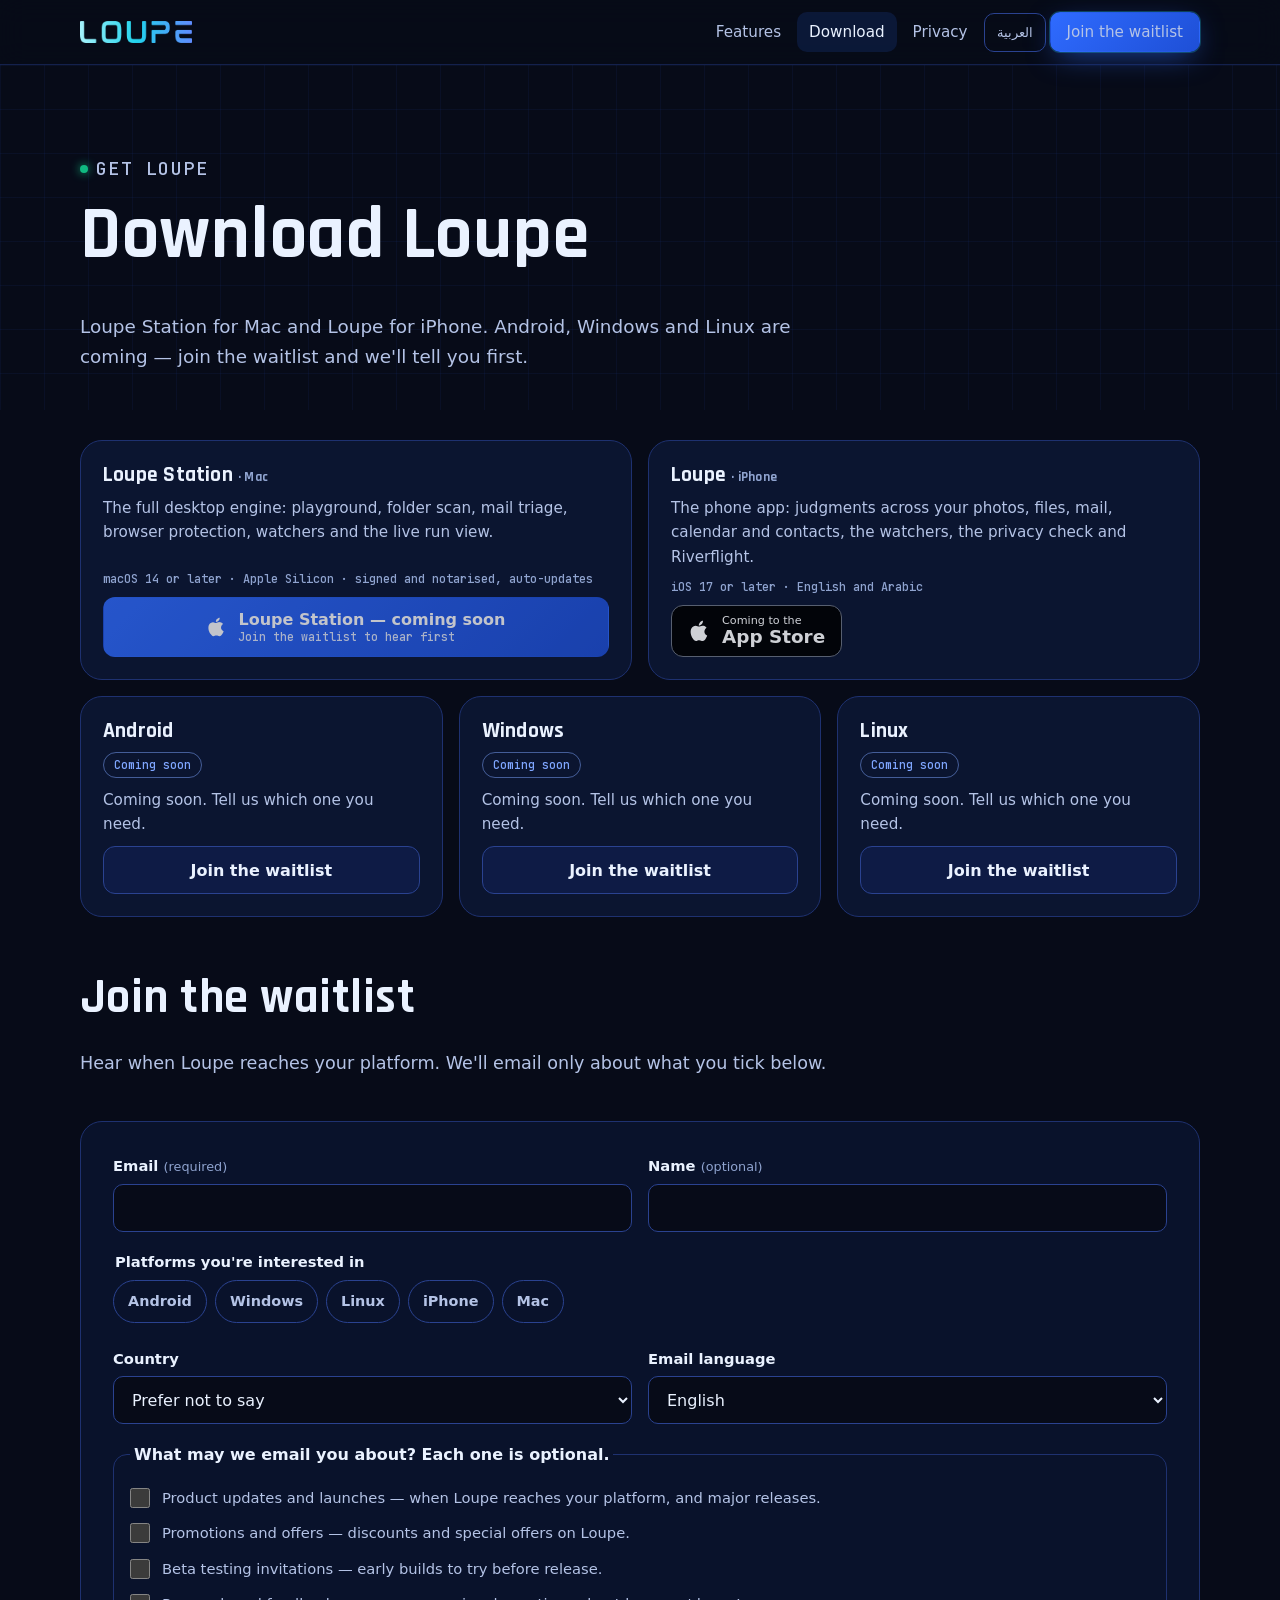
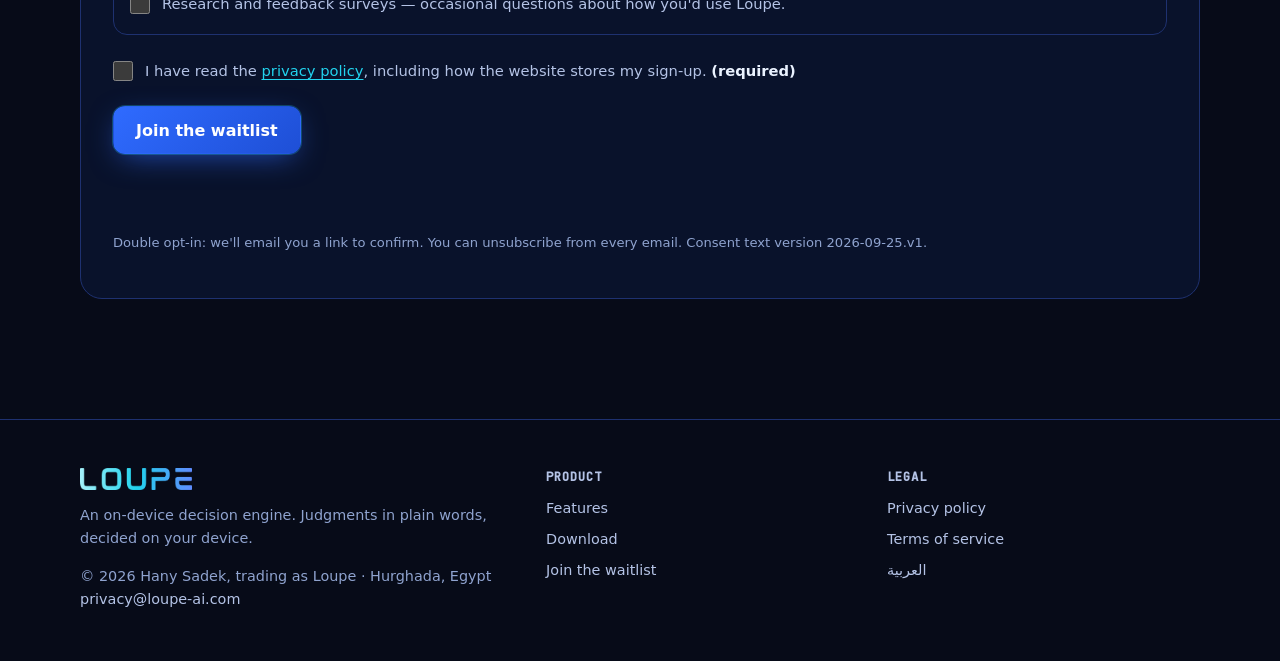
<file: download/index.html>
<!doctype html>
<html lang="en" dir="ltr" class="no-js">
<head>
<meta charset="utf-8">
<meta name="viewport" content="width=device-width,initial-scale=1,viewport-fit=cover">
<title>Download Loupe — iPhone, Mac, and what&#x27;s next</title>
<meta name="description" content="Loupe is an on-device decision engine. Teach it judgments in plain words; it applies them across your photos, files, mail, calendar and contacts, shows what it&#x27;s unsure about, and nothing leaves your device.">
<meta name="theme-color" content="#070B18">
<link rel="canonical" href="https://loupe-ai.com/download/">
<link rel="alternate" hreflang="en" href="https://loupe-ai.com/download/">
<link rel="alternate" hreflang="ar" href="https://loupe-ai.com/ar/download/">
<link rel="alternate" hreflang="x-default" href="https://loupe-ai.com/download/">
<meta property="og:type" content="website">
<meta property="og:site_name" content="Loupe">
<meta property="og:title" content="Download Loupe — iPhone, Mac, and what&#x27;s next">
<meta property="og:description" content="Loupe is an on-device decision engine. Teach it judgments in plain words; it applies them across your photos, files, mail, calendar and contacts, shows what it&#x27;s unsure about, and nothing leaves your device.">
<meta property="og:url" content="https://loupe-ai.com/download/">
<meta property="og:image" content="https://loupe-ai.com/assets/img/og-image.png">
<meta property="og:image:width" content="1200"><meta property="og:image:height" content="630">
<meta property="og:locale" content="en_GB">
<meta name="twitter:card" content="summary_large_image">
<link rel="icon" href="/favicon.ico" sizes="any">
<link rel="icon" type="image/png" sizes="32x32" href="/assets/img/favicon-32.png">
<link rel="apple-touch-icon" href="/assets/img/apple-touch-icon.png">
<link rel="manifest" href="/site.webmanifest">
<link rel="preload" href="/assets/fonts/rajdhani-latin-700.woff2" as="font" type="font/woff2" crossorigin>

<link rel="stylesheet" href="/assets/css/fonts.css?v=4">
<link rel="stylesheet" href="/assets/css/site.css?v=4">

<script type="application/json" id="i18n">{"macDownload": "Download for Mac", "macReq": "macOS 14+ · Apple Silicon", "macSoon": "Loupe Station — coming soon", "macSoonSub": "Join the waitlist to hear first", "iosTop": "Download on the", "iosSoonTop": "Coming to the", "waitlistHref": "/download/#waitlist", "log": ["<span class='dim'>read</span>   receipt-0412.pdf   <span class='ok'>on device</span>", "<span class='dim'>ocr</span>    IMG_2231.HEIC      <span class='ok'>on device</span>", "<span class='dim'>ask</span>    \"receipt for tax?\" <span class='ok'>Loupe · local</span>", "<span class='dim'>check</span>  passport scan      <span class='ok'>masked</span>", "<span class='dim'>net</span>    requests: 0        <span class='ok'>0 B out</span>", "<span class='dim'>ledger</span> +1 row             <span class='ok'>this device</span>", "<span class='dim'>queue</span>  2 need you         <span class='ok'>local</span>"], "logDone": "done · 1,200 local steps · 0 bytes out", "airOn": "✈ airplane mode on — still deciding. 0 bytes out.", "airOff": "airplane mode off — still 0 bytes out (online sources are off by default).", "errEmail": "Please enter a valid email address.", "errAck": "Please confirm you have read the privacy policy.", "errRate": "Too many sign-ups from here just now. Please try again in a few minutes.", "errGeneric": "Something went wrong. Please try again, or email privacy@loupe-ai.com.", "notConfigured": "Sign-ups are not open yet (the site's backend is not connected). Please check back soon.", "sending": "Sending…", "ok": "Almost done — check your email to confirm. Nothing is sent to you until you click the link.", "toast_confirmed": "You're confirmed. Thanks — we'll only email you about what you ticked.", "toast_unsubscribed": "You're unsubscribed. We won't email you again.", "toast_invalid": "That link has expired or was already used."}</script>
</head>
<body>
<a class="skip" href="#main">Skip to content</a>
<header class="site-head">
<div class="wrap">
<a class="brand" href="/" aria-label="Loupe — home"><img src="/assets/img/loupe-wordmark.webp" alt="Loupe" width="112" height="22"></a>
<button class="menu-btn" aria-expanded="false" aria-controls="nav">Menu</button>
<nav id="nav" class="nav" aria-label="Main">
<a href="/features/">Features</a>
<a href="/download/" aria-current="page">Download</a>
<a href="/privacy/">Privacy</a>
<a class="lang" href="/ar/download/" hreflang="ar" lang="ar">العربية</a>
<a class="btn btn-primary" href="/download/#waitlist" style="min-height:40px;padding:8px 16px">Join the waitlist</a>
</nav>
</div>
</header>

<main id="main">
<section class="page-hero grid-bg"><div class="wrap"><p class="eyebrow"><span class="live-dot" aria-hidden="true"></span>Get Loupe</p><h1>Download Loupe</h1><p>Loupe Station for Mac and Loupe for iPhone. Android, Windows and Linux are coming — join the waitlist and we'll tell you first.</p></div></section>
<section style="padding-top:30px"><div class="wrap"><div class="plat-grid">
<div class="plat"><h3>Loupe Station <span class="small">· Mac</span></h3><p>The full desktop engine: playground, folder scan, mail triage, browser protection, watchers and the live run view.</p><div class="req">macOS 14 or later · Apple Silicon · signed and notarised, auto-updates</div><a class="btn btn-primary" href="/download/#waitlist" data-download="mac" data-platform="mac" aria-disabled="true"><svg width=22 height=22 viewBox="0 0 24 24" fill="currentColor" aria-hidden="true"><path d="M16.4 12.6c0-2.6 2.1-3.8 2.2-3.9-1.2-1.8-3.1-2-3.7-2-1.6-.2-3.1.9-3.9.9-.8 0-2-.9-3.3-.9-1.7 0-3.3 1-4.2 2.5-1.8 3.1-.5 7.7 1.3 10.2.9 1.2 1.9 2.6 3.2 2.6 1.3-.1 1.8-.8 3.3-.8 1.6 0 2 .8 3.4.8 1.4 0 2.3-1.3 3.1-2.5 1-1.4 1.4-2.8 1.4-2.9 0 0-2.8-1-2.8-4zM13.9 5c.7-.9 1.2-2 1-3.2-1 0-2.3.7-3 1.6-.7.8-1.2 2-1.1 3.1 1.2.1 2.3-.6 3.1-1.5z"/></svg><span class="btn-stack"><span class="lbl">Loupe Station — coming soon</span><small>Join the waitlist to hear first</small></span></a></div>
<div class="plat"><h3>Loupe <span class="small">· iPhone</span></h3><p>The phone app: judgments across your photos, files, mail, calendar and contacts, the watchers, the privacy check and Riverflight.</p><div class="req">iOS 17 or later · English and Arabic</div><div><a class="appstore" href="/download/#waitlist" data-download="ios" data-platform="ios" aria-disabled="true"><svg viewBox="0 0 24 24" fill="currentColor" aria-hidden="true"><path d="M16.4 12.6c0-2.6 2.1-3.8 2.2-3.9-1.2-1.8-3.1-2-3.7-2-1.6-.2-3.1.9-3.9.9-.8 0-2-.9-3.3-.9-1.7 0-3.3 1-4.2 2.5-1.8 3.1-.5 7.7 1.3 10.2.9 1.2 1.9 2.6 3.2 2.6 1.3-.1 1.8-.8 3.3-.8 1.6 0 2 .8 3.4.8 1.4 0 2.3-1.3 3.1-2.5 1-1.4 1.4-2.8 1.4-2.9 0 0-2.8-1-2.8-4zM13.9 5c.7-.9 1.2-2 1-3.2-1 0-2.3.7-3 1.6-.7.8-1.2 2-1.1 3.1 1.2.1 2.3-.6 3.1-1.5z"/></svg><span><span class="top">Coming to the</span><b>App Store</b></span></a></div></div>
<div class="plat"><h3>Android</h3><span class="pill soon">Coming soon</span><p>Coming soon. Tell us which one you need.</p><a href="#waitlist" class="btn btn-ghost">Join the waitlist</a></div><div class="plat"><h3>Windows</h3><span class="pill soon">Coming soon</span><p>Coming soon. Tell us which one you need.</p><a href="#waitlist" class="btn btn-ghost">Join the waitlist</a></div><div class="plat"><h3>Linux</h3><span class="pill soon">Coming soon</span><p>Coming soon. Tell us which one you need.</p><a href="#waitlist" class="btn btn-ghost">Join the waitlist</a></div>
</div>
<div id="waitlist" style="margin-top:56px;scroll-margin-top:80px"><div class="sec-head"><h2>Join the waitlist</h2><p>Hear when Loupe reaches your platform. We'll email only about what you tick below.</p></div><form id="waitlist-form" class="form" novalidate>
<div class="row2">
<div class="field"><label for="wl-email">Email <span class="hint">(required)</span></label><input id="wl-email" name="email" type="email" required autocomplete="email" inputmode="email" maxlength="254"></div>
<div class="field"><label for="wl-name">Name <span class="hint">(optional)</span></label><input id="wl-name" name="name" type="text" autocomplete="name" maxlength="120"></div>
</div>
<fieldset class="field"><legend>Platforms you're interested in</legend><div class="chips"><label class="chip"><input type="checkbox" name="platforms" value="android"><span>Android</span></label><label class="chip"><input type="checkbox" name="platforms" value="windows"><span>Windows</span></label><label class="chip"><input type="checkbox" name="platforms" value="linux"><span>Linux</span></label><label class="chip"><input type="checkbox" name="platforms" value="iphone"><span>iPhone</span></label><label class="chip"><input type="checkbox" name="platforms" value="mac"><span>Mac</span></label></div></fieldset>
<div class="row2">
<div class="field"><label for="wl-country">Country</label><select id="wl-country" name="country"><option value="">Prefer not to say</option><option value="EG">Egypt</option><option value="SA">Saudi Arabia</option><option value="AE">United Arab Emirates</option><option value="KW">Kuwait</option><option value="QA">Qatar</option><option value="BH">Bahrain</option><option value="OM">Oman</option><option value="JO">Jordan</option><option value="LB">Lebanon</option><option value="MA">Morocco</option><option value="DZ">Algeria</option><option value="TN">Tunisia</option><option value="IQ">Iraq</option><option value="GB">United Kingdom</option><option value="US">United States</option><option value="CA">Canada</option><option value="DE">Germany</option><option value="FR">France</option><option value="NL">Netherlands</option><option value="ES">Spain</option><option value="IT">Italy</option><option value="SE">Sweden</option><option value="IE">Ireland</option><option value="AU">Australia</option><option value="IN">India</option><option value="PK">Pakistan</option><option value="TR">Türkiye</option><option value="BR">Brazil</option><option value="JP">Japan</option><option value="SG">Singapore</option><option value="ZZ">Other</option></select></div>
<div class="field"><label for="wl-lang">Email language</label><select id="wl-lang" name="language"><option value="en" selected>English</option><option value="ar">العربية</option></select></div>
</div>
<fieldset class="consents"><legend class="field" style="font-weight:600;padding:0 4px">What may we email you about? Each one is optional.</legend><label class="check"><input type="checkbox" name="c_product_updates"><span id="t_product_updates">Product updates and launches — when Loupe reaches your platform, and major releases.</span></label><label class="check"><input type="checkbox" name="c_promotions"><span id="t_promotions">Promotions and offers — discounts and special offers on Loupe.</span></label><label class="check"><input type="checkbox" name="c_beta_invites"><span id="t_beta_invites">Beta testing invitations — early builds to try before release.</span></label><label class="check"><input type="checkbox" name="c_research"><span id="t_research">Research and feedback surveys — occasional questions about how you&#x27;d use Loupe.</span></label></fieldset>
<label class="check"><input type="checkbox" name="ack_privacy" required><span><span id="t_ack">I have read the <a href="/privacy/#website">privacy policy</a>, including how the website stores my sign-up.</span> <b>(required)</b></span></label>
<div class="hp" aria-hidden="true"><label>Website <input type="text" name="website" tabindex="-1" autocomplete="off"></label></div>
<div><button class="btn btn-primary" type="submit">Join the waitlist</button></div>
<p class="form-status" role="status" aria-live="polite"></p>
<p class="small">Double opt-in: we'll email you a link to confirm. You can unsubscribe from every email. Consent text version 2026-09-25.v1.</p>
</form></div>
</div></section>
</main>
<footer class="site-foot">
<div class="wrap">
<div><img src="/assets/img/loupe-wordmark.webp" alt="Loupe" width="112" height="22" loading="lazy" style="height:22px;width:auto;margin-bottom:14px"><p>An on-device decision engine. Judgments in plain words, decided on your device.</p><p>© 2026 Hany Sadek, trading as Loupe · Hurghada, Egypt<br><a href="mailto:privacy@loupe-ai.com">privacy@loupe-ai.com</a></p></div>
<div><h2>Product</h2><ul>
<li><a href="/features/">Features</a></li>
<li><a href="/download/">Download</a></li>
<li><a href="/download/#waitlist">Join the waitlist</a></li></ul></div>
<div><h2>Legal</h2><ul>
<li><a href="/privacy/">Privacy policy</a></li>
<li><a href="/terms/">Terms of service</a></li>
<li><a href="/ar/" lang="ar" hreflang="ar">العربية</a></li></ul></div>
</div>
</footer>
<script src="/assets/config.js?v=4" defer></script>
<script src="/assets/js/main.js?v=4" defer></script>
<script src="/assets/js/waitlist.js?v=4" defer></script>
</body>
</html>
</file>
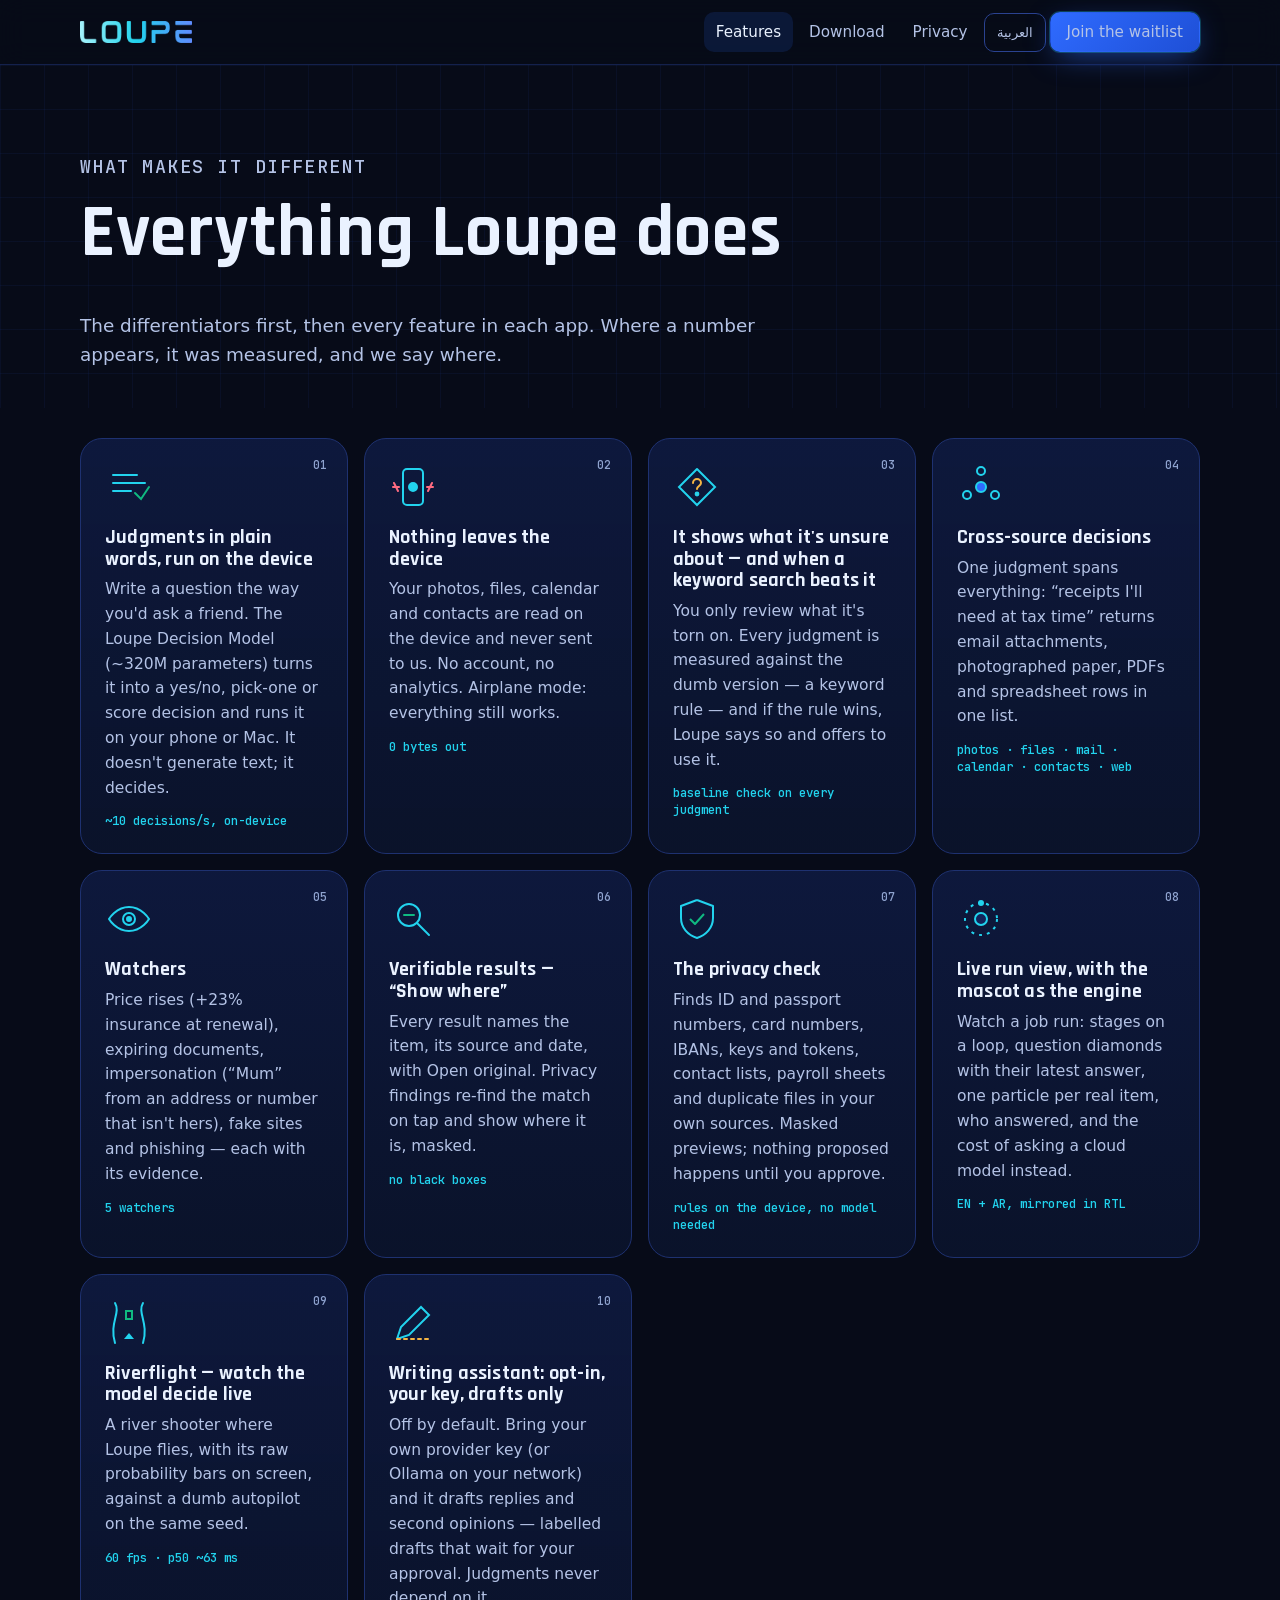
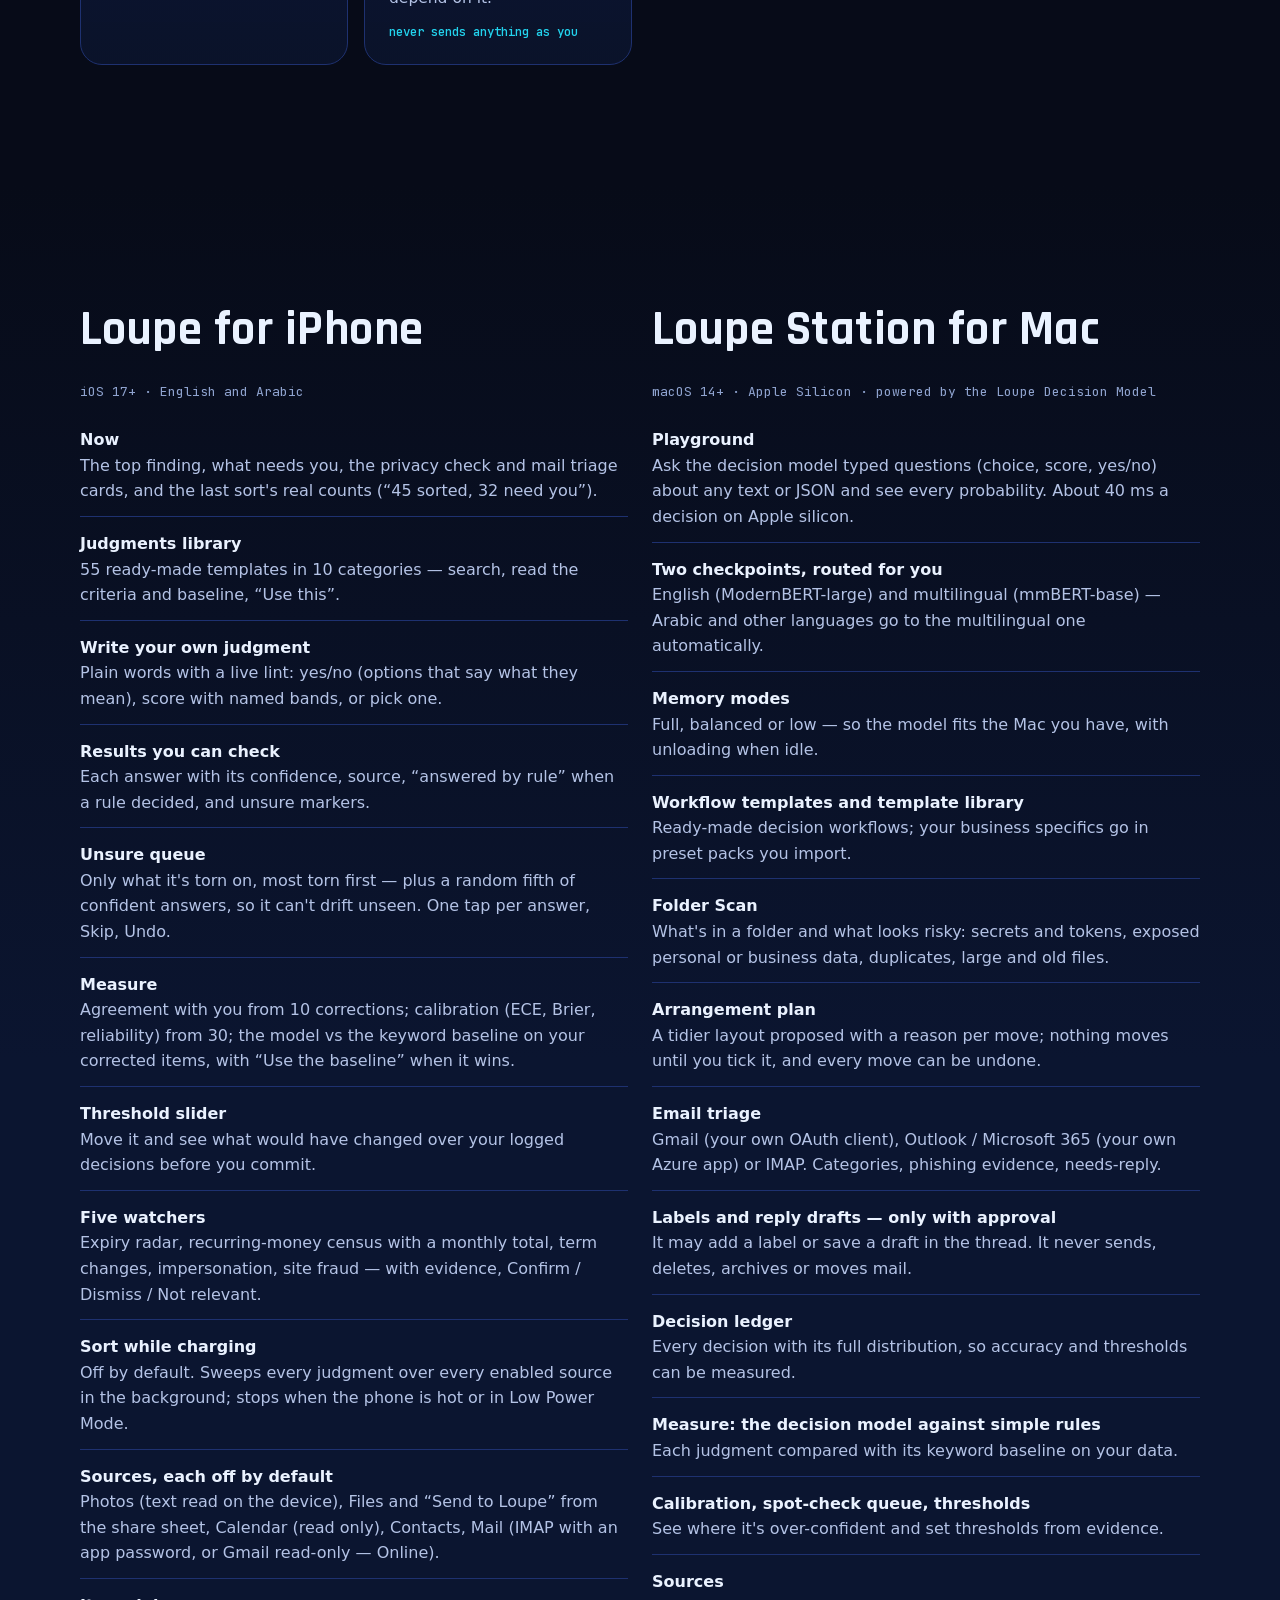
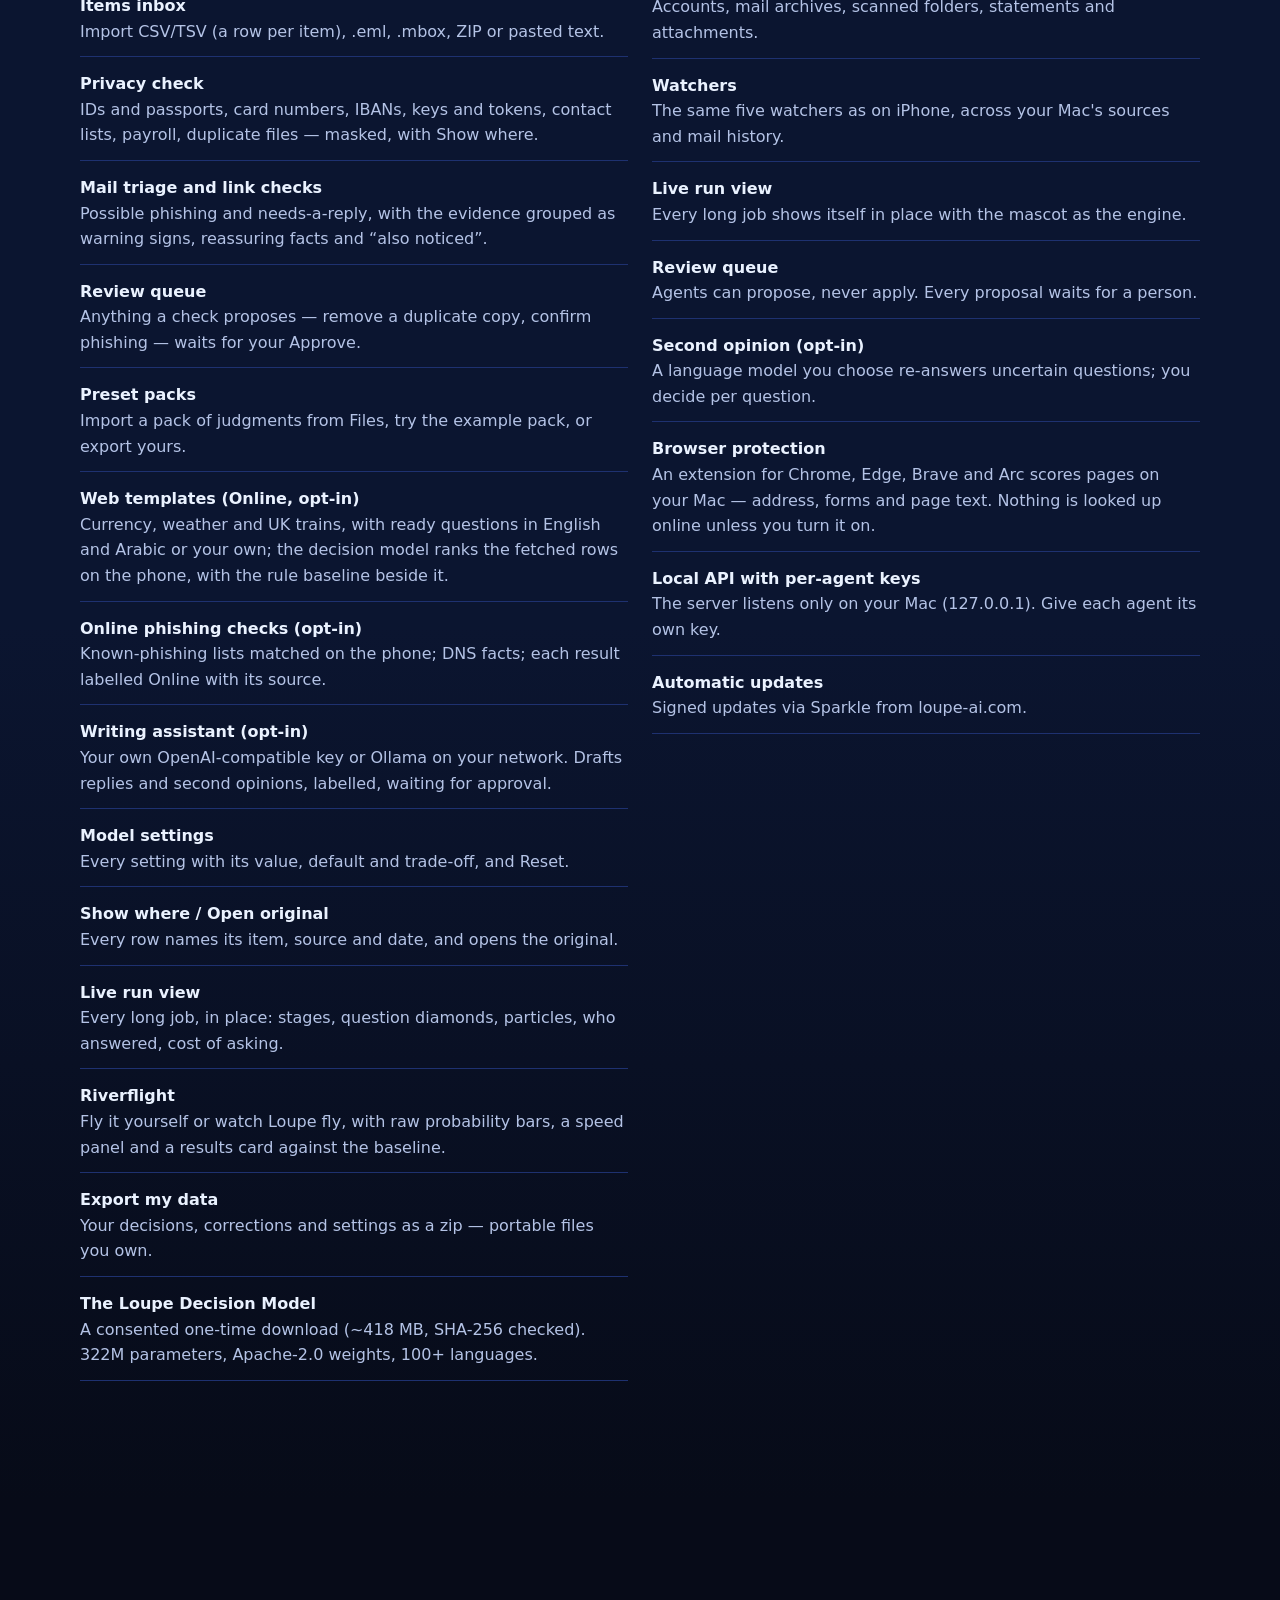
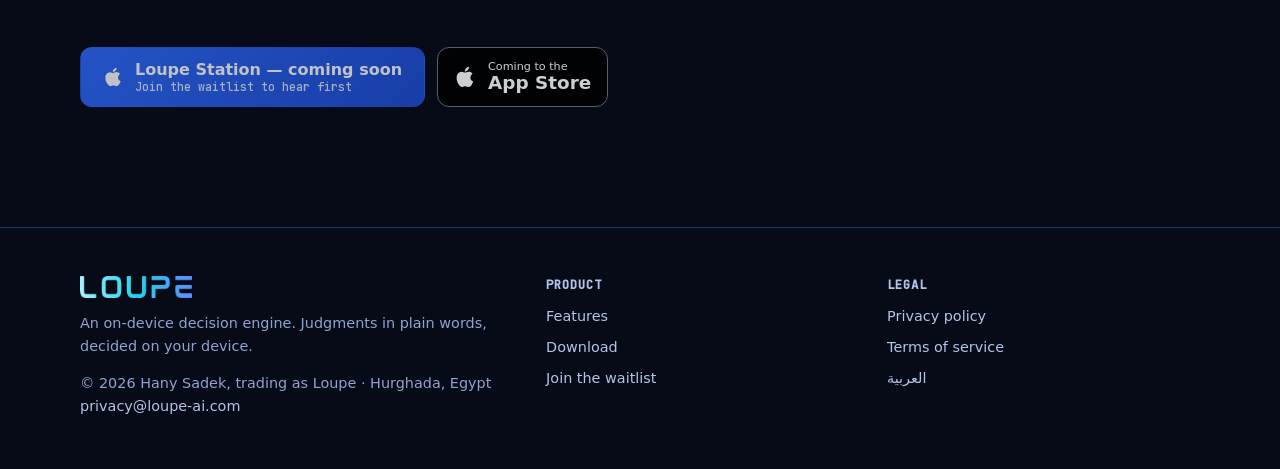
<file: features/index.html>
<!doctype html>
<html lang="en" dir="ltr" class="no-js">
<head>
<meta charset="utf-8">
<meta name="viewport" content="width=device-width,initial-scale=1,viewport-fit=cover">
<title>Features — Loupe for iPhone and Loupe Station for Mac</title>
<meta name="description" content="Loupe is an on-device decision engine. Teach it judgments in plain words; it applies them across your photos, files, mail, calendar and contacts, shows what it&#x27;s unsure about, and nothing leaves your device.">
<meta name="theme-color" content="#070B18">
<link rel="canonical" href="https://loupe-ai.com/features/">
<link rel="alternate" hreflang="en" href="https://loupe-ai.com/features/">
<link rel="alternate" hreflang="ar" href="https://loupe-ai.com/ar/features/">
<link rel="alternate" hreflang="x-default" href="https://loupe-ai.com/features/">
<meta property="og:type" content="website">
<meta property="og:site_name" content="Loupe">
<meta property="og:title" content="Features — Loupe for iPhone and Loupe Station for Mac">
<meta property="og:description" content="Loupe is an on-device decision engine. Teach it judgments in plain words; it applies them across your photos, files, mail, calendar and contacts, shows what it&#x27;s unsure about, and nothing leaves your device.">
<meta property="og:url" content="https://loupe-ai.com/features/">
<meta property="og:image" content="https://loupe-ai.com/assets/img/og-image.png">
<meta property="og:image:width" content="1200"><meta property="og:image:height" content="630">
<meta property="og:locale" content="en_GB">
<meta name="twitter:card" content="summary_large_image">
<link rel="icon" href="/favicon.ico" sizes="any">
<link rel="icon" type="image/png" sizes="32x32" href="/assets/img/favicon-32.png">
<link rel="apple-touch-icon" href="/assets/img/apple-touch-icon.png">
<link rel="manifest" href="/site.webmanifest">
<link rel="preload" href="/assets/fonts/rajdhani-latin-700.woff2" as="font" type="font/woff2" crossorigin>

<link rel="stylesheet" href="/assets/css/fonts.css?v=4">
<link rel="stylesheet" href="/assets/css/site.css?v=4">

<script type="application/json" id="i18n">{"macDownload": "Download for Mac", "macReq": "macOS 14+ · Apple Silicon", "macSoon": "Loupe Station — coming soon", "macSoonSub": "Join the waitlist to hear first", "iosTop": "Download on the", "iosSoonTop": "Coming to the", "waitlistHref": "/download/#waitlist", "log": ["<span class='dim'>read</span>   receipt-0412.pdf   <span class='ok'>on device</span>", "<span class='dim'>ocr</span>    IMG_2231.HEIC      <span class='ok'>on device</span>", "<span class='dim'>ask</span>    \"receipt for tax?\" <span class='ok'>Loupe · local</span>", "<span class='dim'>check</span>  passport scan      <span class='ok'>masked</span>", "<span class='dim'>net</span>    requests: 0        <span class='ok'>0 B out</span>", "<span class='dim'>ledger</span> +1 row             <span class='ok'>this device</span>", "<span class='dim'>queue</span>  2 need you         <span class='ok'>local</span>"], "logDone": "done · 1,200 local steps · 0 bytes out", "airOn": "✈ airplane mode on — still deciding. 0 bytes out.", "airOff": "airplane mode off — still 0 bytes out (online sources are off by default).", "errEmail": "Please enter a valid email address.", "errAck": "Please confirm you have read the privacy policy.", "errRate": "Too many sign-ups from here just now. Please try again in a few minutes.", "errGeneric": "Something went wrong. Please try again, or email privacy@loupe-ai.com.", "notConfigured": "Sign-ups are not open yet (the site's backend is not connected). Please check back soon.", "sending": "Sending…", "ok": "Almost done — check your email to confirm. Nothing is sent to you until you click the link.", "toast_confirmed": "You're confirmed. Thanks — we'll only email you about what you ticked.", "toast_unsubscribed": "You're unsubscribed. We won't email you again.", "toast_invalid": "That link has expired or was already used."}</script>
</head>
<body>
<a class="skip" href="#main">Skip to content</a>
<header class="site-head">
<div class="wrap">
<a class="brand" href="/" aria-label="Loupe — home"><img src="/assets/img/loupe-wordmark.webp" alt="Loupe" width="112" height="22"></a>
<button class="menu-btn" aria-expanded="false" aria-controls="nav">Menu</button>
<nav id="nav" class="nav" aria-label="Main">
<a href="/features/" aria-current="page">Features</a>
<a href="/download/">Download</a>
<a href="/privacy/">Privacy</a>
<a class="lang" href="/ar/features/" hreflang="ar" lang="ar">العربية</a>
<a class="btn btn-primary" href="/download/#waitlist" style="min-height:40px;padding:8px 16px">Join the waitlist</a>
</nav>
</div>
</header>

<main id="main">
<section class="page-hero grid-bg"><div class="wrap"><p class="eyebrow">What makes it different</p><h1>Everything Loupe does</h1><p>The differentiators first, then every feature in each app. Where a number appears, it was measured, and we say where.</p></div></section>
<section style="padding-top:30px"><div class="wrap"><div class="diff-grid"><article class="card reveal"><span class="num mono">01</span><div class="ico"><svg viewBox="0 0 48 48" fill="none" stroke="currentColor" stroke-width="2" stroke-linecap="round" aria-hidden="true"><path class="draw" d="M8 12h24M8 20h32M8 28h18"/><path d="M30 30l6 6 8-12" stroke="#10B981" class="draw"/></svg></div><h3>Judgments in plain words, run on the device</h3><p>Write a question the way you'd ask a friend. The Loupe Decision Model (~320M parameters) turns it into a yes/no, pick-one or score decision and runs it on your phone or Mac. It doesn't generate text; it decides.</p><span class="fact">~10 decisions/s, on-device</span></article><article class="card reveal"><span class="num mono">02</span><div class="ico"><svg viewBox="0 0 48 48" fill="none" stroke="currentColor" stroke-width="2" aria-hidden="true"><rect x="14" y="6" width="20" height="36" rx="4" class="draw"/><circle cx="24" cy="24" r="4" fill="#22D3EE" class="blink"/><path d="M4 24h6M38 24h6" stroke="#FF6B81" stroke-linecap="round"/><path d="M5 20l4 8M43 20l-4 8" stroke="#FF6B81" stroke-linecap="round"/></svg></div><h3>Nothing leaves the device</h3><p>Your photos, files, calendar and contacts are read on the device and never sent to us. No account, no analytics. Airplane mode: everything still works.</p><span class="fact">0 bytes out</span></article><article class="card reveal"><span class="num mono">03</span><div class="ico"><svg viewBox="0 0 48 48" fill="none" stroke="currentColor" stroke-width="2" stroke-linecap="round" aria-hidden="true"><path d="M24 6l18 18-18 18L6 24z" class="draw"/><path d="M20 20a4 4 0 118 0c0 3-4 3-4 6" stroke="#F5B544"/><circle cx="24" cy="31" r="1.4" fill="#F5B544" class="blink"/></svg></div><h3>It shows what it's unsure about — and when a keyword search beats it</h3><p>You only review what it's torn on. Every judgment is measured against the dumb version — a keyword rule — and if the rule wins, Loupe says so and offers to use it.</p><span class="fact">baseline check on every judgment</span></article><article class="card reveal"><span class="num mono">04</span><div class="ico"><svg viewBox="0 0 48 48" fill="none" stroke="currentColor" stroke-width="2" aria-hidden="true"><g class="spin"><circle cx="24" cy="8" r="4"/><circle cx="38" cy="32" r="4"/><circle cx="10" cy="32" r="4"/></g><circle cx="24" cy="24" r="5" fill="#2F6BFF" stroke="#22D3EE"/></svg></div><h3>Cross-source decisions</h3><p>One judgment spans everything: “receipts I'll need at tax time” returns email attachments, photographed paper, PDFs and spreadsheet rows in one list.</p><span class="fact">photos · files · mail · calendar · contacts · web</span></article><article class="card reveal"><span class="num mono">05</span><div class="ico"><svg viewBox="0 0 48 48" fill="none" stroke="currentColor" stroke-width="2" stroke-linecap="round" aria-hidden="true"><path d="M4 24s7-12 20-12 20 12 20 12-7 12-20 12S4 24 4 24z" class="draw"/><circle cx="24" cy="24" r="6"/><circle cx="24" cy="24" r="2" fill="#22D3EE" class="blink"/></svg></div><h3>Watchers</h3><p>Price rises (+23% insurance at renewal), expiring documents, impersonation (“Mum” from an address or number that isn't hers), fake sites and phishing — each with its evidence.</p><span class="fact">5 watchers</span></article><article class="card reveal"><span class="num mono">06</span><div class="ico"><svg viewBox="0 0 48 48" fill="none" stroke="currentColor" stroke-width="2" stroke-linecap="round" aria-hidden="true"><circle cx="20" cy="20" r="11" class="draw"/><path d="M28 28l12 12"/><path d="M15 20h10" stroke="#10B981" class="blink"/></svg></div><h3>Verifiable results — “Show where”</h3><p>Every result names the item, its source and date, with Open original. Privacy findings re-find the match on tap and show where it is, masked.</p><span class="fact">no black boxes</span></article><article class="card reveal"><span class="num mono">07</span><div class="ico"><svg viewBox="0 0 48 48" fill="none" stroke="currentColor" stroke-width="2" stroke-linejoin="round" aria-hidden="true"><path d="M24 5l16 6v12c0 10-7 17-16 20C15 40 8 33 8 23V11z" class="draw"/><path d="M17 24l5 5 9-10" stroke="#10B981" class="draw"/></svg></div><h3>The privacy check</h3><p>Finds ID and passport numbers, card numbers, IBANs, keys and tokens, contact lists, payroll sheets and duplicate files in your own sources. Masked previews; nothing proposed happens until you approve.</p><span class="fact">rules on the device, no model needed</span></article><article class="card reveal"><span class="num mono">08</span><div class="ico"><svg viewBox="0 0 48 48" fill="none" stroke="currentColor" stroke-width="2" aria-hidden="true"><circle cx="24" cy="24" r="16" stroke-dasharray="3 5"/><g class="orbit"><circle cx="24" cy="8" r="3" fill="#22D3EE" stroke="none"/></g><circle cx="24" cy="24" r="6" fill="#13235A"/></svg></div><h3>Live run view, with the mascot as the engine</h3><p>Watch a job run: stages on a loop, question diamonds with their latest answer, one particle per real item, who answered, and the cost of asking a cloud model instead.</p><span class="fact">EN + AR, mirrored in RTL</span></article><article class="card reveal"><span class="num mono">09</span><div class="ico"><svg viewBox="0 0 48 48" fill="none" stroke="currentColor" stroke-width="2" stroke-linecap="round" aria-hidden="true"><path d="M10 4c6 10-6 20 0 40M38 4c-6 10 6 20 0 40" class="draw"/><path d="M24 34l-5 6h10z" fill="#22D3EE" stroke="none"/><rect x="21" y="12" width="6" height="8" stroke="#10B981" class="blink"/></svg></div><h3>Riverflight — watch the model decide live</h3><p>A river shooter where Loupe flies, with its raw probability bars on screen, against a dumb autopilot on the same seed.</p><span class="fact">60 fps · p50 ~63 ms</span></article><article class="card reveal"><span class="num mono">10</span><div class="ico"><svg viewBox="0 0 48 48" fill="none" stroke="currentColor" stroke-width="2" stroke-linecap="round" aria-hidden="true"><path d="M8 40l4-12 20-20 8 8-20 20z" class="draw"/><path d="M8 40h32" stroke="#F5B544" stroke-dasharray="3 4"/></svg></div><h3>Writing assistant: opt-in, your key, drafts only</h3><p>Off by default. Bring your own provider key (or Ollama on your network) and it drafts replies and second opinions — labelled drafts that wait for your approval. Judgments never depend on it.</p><span class="fact">never sends anything as you</span></article></div></div></section>
<section class="alt"><div class="wrap feat-cols">
<div><h2>Loupe for iPhone</h2><p class="small mono">iOS 17+ · English and Arabic</p><ul class="feat-list"><li><b>Now</b>The top finding, what needs you, the privacy check and mail triage cards, and the last sort's real counts (“45 sorted, 32 need you”).</li><li><b>Judgments library</b>55 ready-made templates in 10 categories — search, read the criteria and baseline, “Use this”.</li><li><b>Write your own judgment</b>Plain words with a live lint: yes/no (options that say what they mean), score with named bands, or pick one.</li><li><b>Results you can check</b>Each answer with its confidence, source, “answered by rule” when a rule decided, and unsure markers.</li><li><b>Unsure queue</b>Only what it's torn on, most torn first — plus a random fifth of confident answers, so it can't drift unseen. One tap per answer, Skip, Undo.</li><li><b>Measure</b>Agreement with you from 10 corrections; calibration (ECE, Brier, reliability) from 30; the model vs the keyword baseline on your corrected items, with “Use the baseline” when it wins.</li><li><b>Threshold slider</b>Move it and see what would have changed over your logged decisions before you commit.</li><li><b>Five watchers</b>Expiry radar, recurring-money census with a monthly total, term changes, impersonation, site fraud — with evidence, Confirm / Dismiss / Not relevant.</li><li><b>Sort while charging</b>Off by default. Sweeps every judgment over every enabled source in the background; stops when the phone is hot or in Low Power Mode.</li><li><b>Sources, each off by default</b>Photos (text read on the device), Files and “Send to Loupe” from the share sheet, Calendar (read only), Contacts, Mail (IMAP with an app password, or Gmail read-only — Online).</li><li><b>Items inbox</b>Import CSV/TSV (a row per item), .eml, .mbox, ZIP or pasted text.</li><li><b>Privacy check</b>IDs and passports, card numbers, IBANs, keys and tokens, contact lists, payroll, duplicate files — masked, with Show where.</li><li><b>Mail triage and link checks</b>Possible phishing and needs-a-reply, with the evidence grouped as warning signs, reassuring facts and “also noticed”.</li><li><b>Review queue</b>Anything a check proposes — remove a duplicate copy, confirm phishing — waits for your Approve.</li><li><b>Preset packs</b>Import a pack of judgments from Files, try the example pack, or export yours.</li><li><b>Web templates (Online, opt-in)</b>Currency, weather and UK trains, with ready questions in English and Arabic or your own; the decision model ranks the fetched rows on the phone, with the rule baseline beside it.</li><li><b>Online phishing checks (opt-in)</b>Known-phishing lists matched on the phone; DNS facts; each result labelled Online with its source.</li><li><b>Writing assistant (opt-in)</b>Your own OpenAI-compatible key or Ollama on your network. Drafts replies and second opinions, labelled, waiting for approval.</li><li><b>Model settings</b>Every setting with its value, default and trade-off, and Reset.</li><li><b>Show where / Open original</b>Every row names its item, source and date, and opens the original.</li><li><b>Live run view</b>Every long job, in place: stages, question diamonds, particles, who answered, cost of asking.</li><li><b>Riverflight</b>Fly it yourself or watch Loupe fly, with raw probability bars, a speed panel and a results card against the baseline.</li><li><b>Export my data</b>Your decisions, corrections and settings as a zip — portable files you own.</li><li><b>The Loupe Decision Model</b>A consented one-time download (~418 MB, SHA-256 checked). 322M parameters, Apache-2.0 weights, 100+ languages.</li></ul></div>
<div><h2>Loupe Station for Mac</h2><p class="small mono">macOS 14+ · Apple Silicon · powered by the Loupe Decision Model</p><ul class="feat-list"><li><b>Playground</b>Ask the decision model typed questions (choice, score, yes/no) about any text or JSON and see every probability. About 40 ms a decision on Apple silicon.</li><li><b>Two checkpoints, routed for you</b>English (ModernBERT-large) and multilingual (mmBERT-base) — Arabic and other languages go to the multilingual one automatically.</li><li><b>Memory modes</b>Full, balanced or low — so the model fits the Mac you have, with unloading when idle.</li><li><b>Workflow templates and template library</b>Ready-made decision workflows; your business specifics go in preset packs you import.</li><li><b>Folder Scan</b>What's in a folder and what looks risky: secrets and tokens, exposed personal or business data, duplicates, large and old files.</li><li><b>Arrangement plan</b>A tidier layout proposed with a reason per move; nothing moves until you tick it, and every move can be undone.</li><li><b>Email triage</b>Gmail (your own OAuth client), Outlook / Microsoft 365 (your own Azure app) or IMAP. Categories, phishing evidence, needs-reply.</li><li><b>Labels and reply drafts — only with approval</b>It may add a label or save a draft in the thread. It never sends, deletes, archives or moves mail.</li><li><b>Decision ledger</b>Every decision with its full distribution, so accuracy and thresholds can be measured.</li><li><b>Measure: the decision model against simple rules</b>Each judgment compared with its keyword baseline on your data.</li><li><b>Calibration, spot-check queue, thresholds</b>See where it's over-confident and set thresholds from evidence.</li><li><b>Sources</b>Accounts, mail archives, scanned folders, statements and attachments.</li><li><b>Watchers</b>The same five watchers as on iPhone, across your Mac's sources and mail history.</li><li><b>Live run view</b>Every long job shows itself in place with the mascot as the engine.</li><li><b>Review queue</b>Agents can propose, never apply. Every proposal waits for a person.</li><li><b>Second opinion (opt-in)</b>A language model you choose re-answers uncertain questions; you decide per question.</li><li><b>Browser protection</b>An extension for Chrome, Edge, Brave and Arc scores pages on your Mac — address, forms and page text. Nothing is looked up online unless you turn it on.</li><li><b>Local API with per-agent keys</b>The server listens only on your Mac (127.0.0.1). Give each agent its own key.</li><li><b>Automatic updates</b>Signed updates via Sparkle from loupe-ai.com.</li></ul></div>
</div></section>
<section><div class="wrap"><div class="cta-row"><a class="btn btn-primary" href="/download/#waitlist" data-download="mac" data-platform="mac" aria-disabled="true"><svg width=22 height=22 viewBox="0 0 24 24" fill="currentColor" aria-hidden="true"><path d="M16.4 12.6c0-2.6 2.1-3.8 2.2-3.9-1.2-1.8-3.1-2-3.7-2-1.6-.2-3.1.9-3.9.9-.8 0-2-.9-3.3-.9-1.7 0-3.3 1-4.2 2.5-1.8 3.1-.5 7.7 1.3 10.2.9 1.2 1.9 2.6 3.2 2.6 1.3-.1 1.8-.8 3.3-.8 1.6 0 2 .8 3.4.8 1.4 0 2.3-1.3 3.1-2.5 1-1.4 1.4-2.8 1.4-2.9 0 0-2.8-1-2.8-4zM13.9 5c.7-.9 1.2-2 1-3.2-1 0-2.3.7-3 1.6-.7.8-1.2 2-1.1 3.1 1.2.1 2.3-.6 3.1-1.5z"/></svg><span class="btn-stack"><span class="lbl">Loupe Station — coming soon</span><small>Join the waitlist to hear first</small></span></a><a class="appstore" href="/download/#waitlist" data-download="ios" data-platform="ios" aria-disabled="true"><svg viewBox="0 0 24 24" fill="currentColor" aria-hidden="true"><path d="M16.4 12.6c0-2.6 2.1-3.8 2.2-3.9-1.2-1.8-3.1-2-3.7-2-1.6-.2-3.1.9-3.9.9-.8 0-2-.9-3.3-.9-1.7 0-3.3 1-4.2 2.5-1.8 3.1-.5 7.7 1.3 10.2.9 1.2 1.9 2.6 3.2 2.6 1.3-.1 1.8-.8 3.3-.8 1.6 0 2 .8 3.4.8 1.4 0 2.3-1.3 3.1-2.5 1-1.4 1.4-2.8 1.4-2.9 0 0-2.8-1-2.8-4zM13.9 5c.7-.9 1.2-2 1-3.2-1 0-2.3.7-3 1.6-.7.8-1.2 2-1.1 3.1 1.2.1 2.3-.6 3.1-1.5z"/></svg><span><span class="top">Coming to the</span><b>App Store</b></span></a></div></div></section>
</main>
<footer class="site-foot">
<div class="wrap">
<div><img src="/assets/img/loupe-wordmark.webp" alt="Loupe" width="112" height="22" loading="lazy" style="height:22px;width:auto;margin-bottom:14px"><p>An on-device decision engine. Judgments in plain words, decided on your device.</p><p>© 2026 Hany Sadek, trading as Loupe · Hurghada, Egypt<br><a href="mailto:privacy@loupe-ai.com">privacy@loupe-ai.com</a></p></div>
<div><h2>Product</h2><ul>
<li><a href="/features/">Features</a></li>
<li><a href="/download/">Download</a></li>
<li><a href="/download/#waitlist">Join the waitlist</a></li></ul></div>
<div><h2>Legal</h2><ul>
<li><a href="/privacy/">Privacy policy</a></li>
<li><a href="/terms/">Terms of service</a></li>
<li><a href="/ar/" lang="ar" hreflang="ar">العربية</a></li></ul></div>
</div>
</footer>
<script src="/assets/config.js?v=4" defer></script>
<script src="/assets/js/main.js?v=4" defer></script>
</body>
</html>
</file>
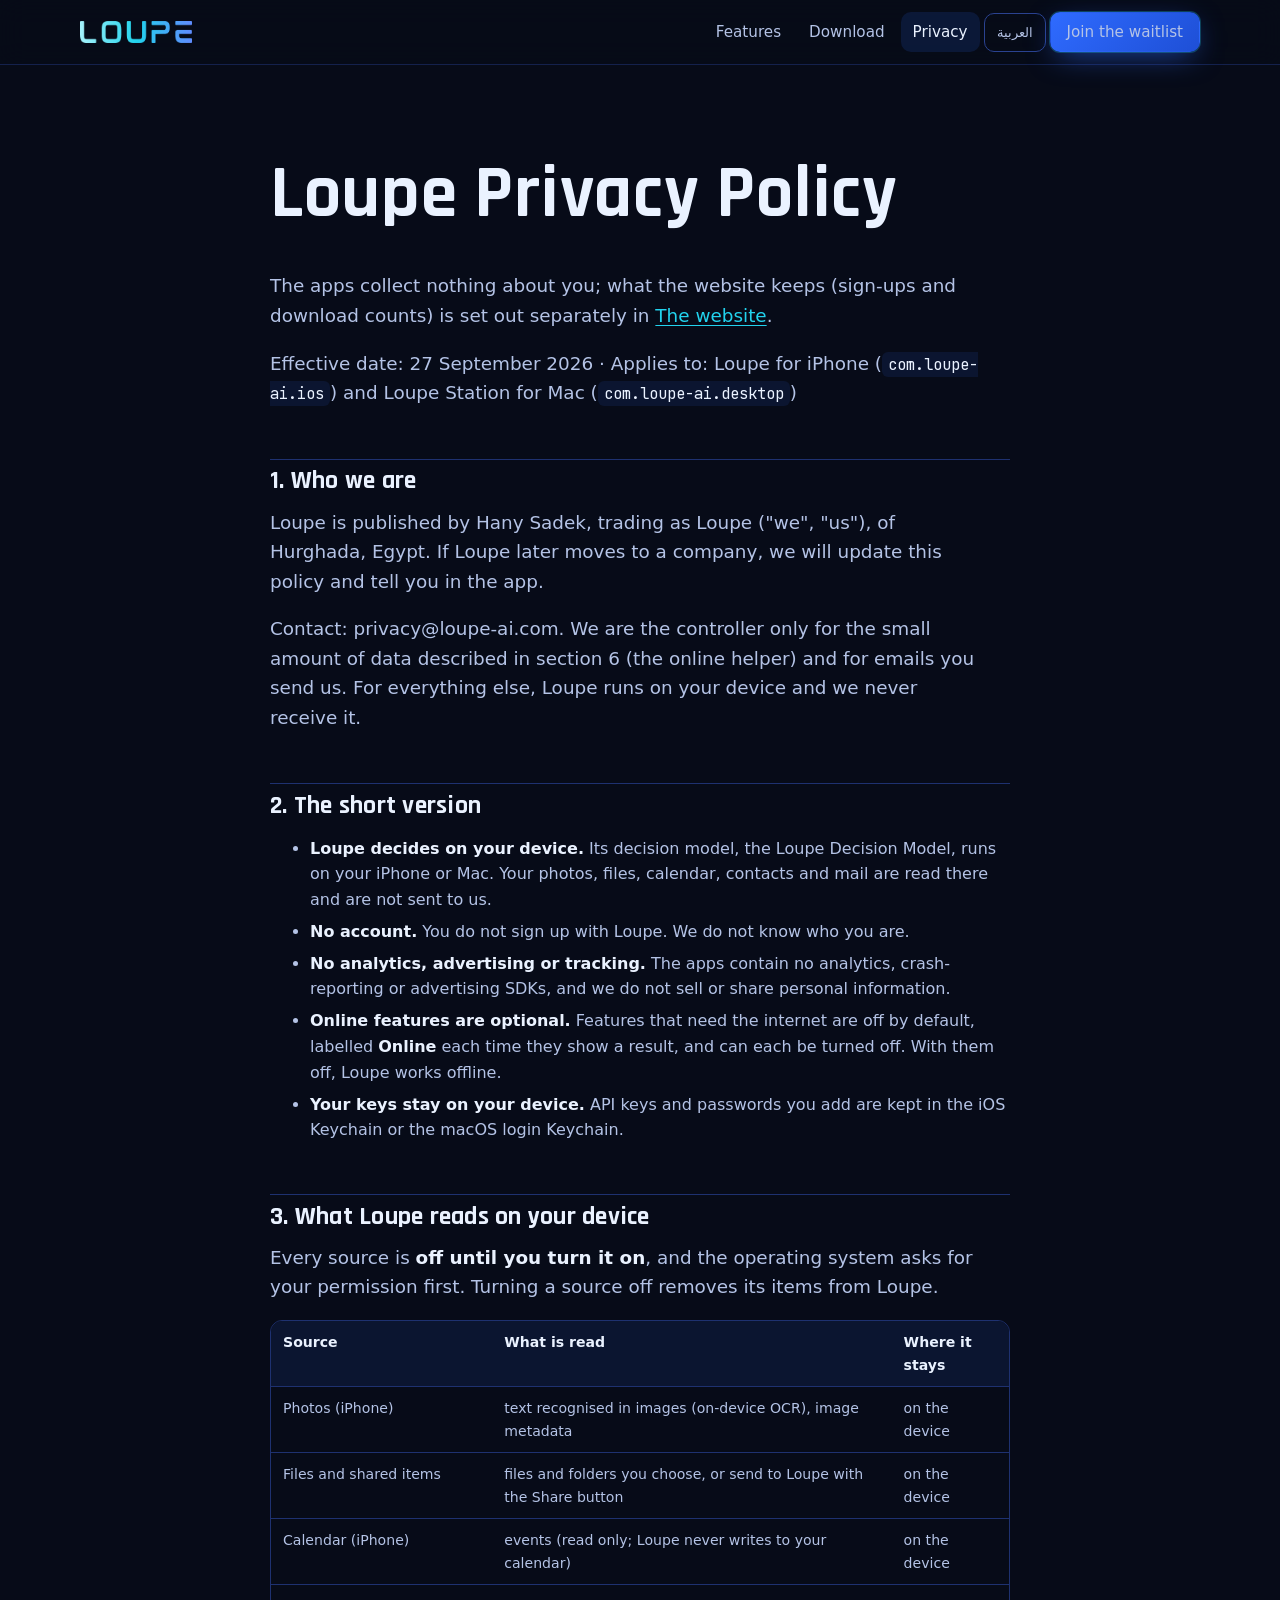
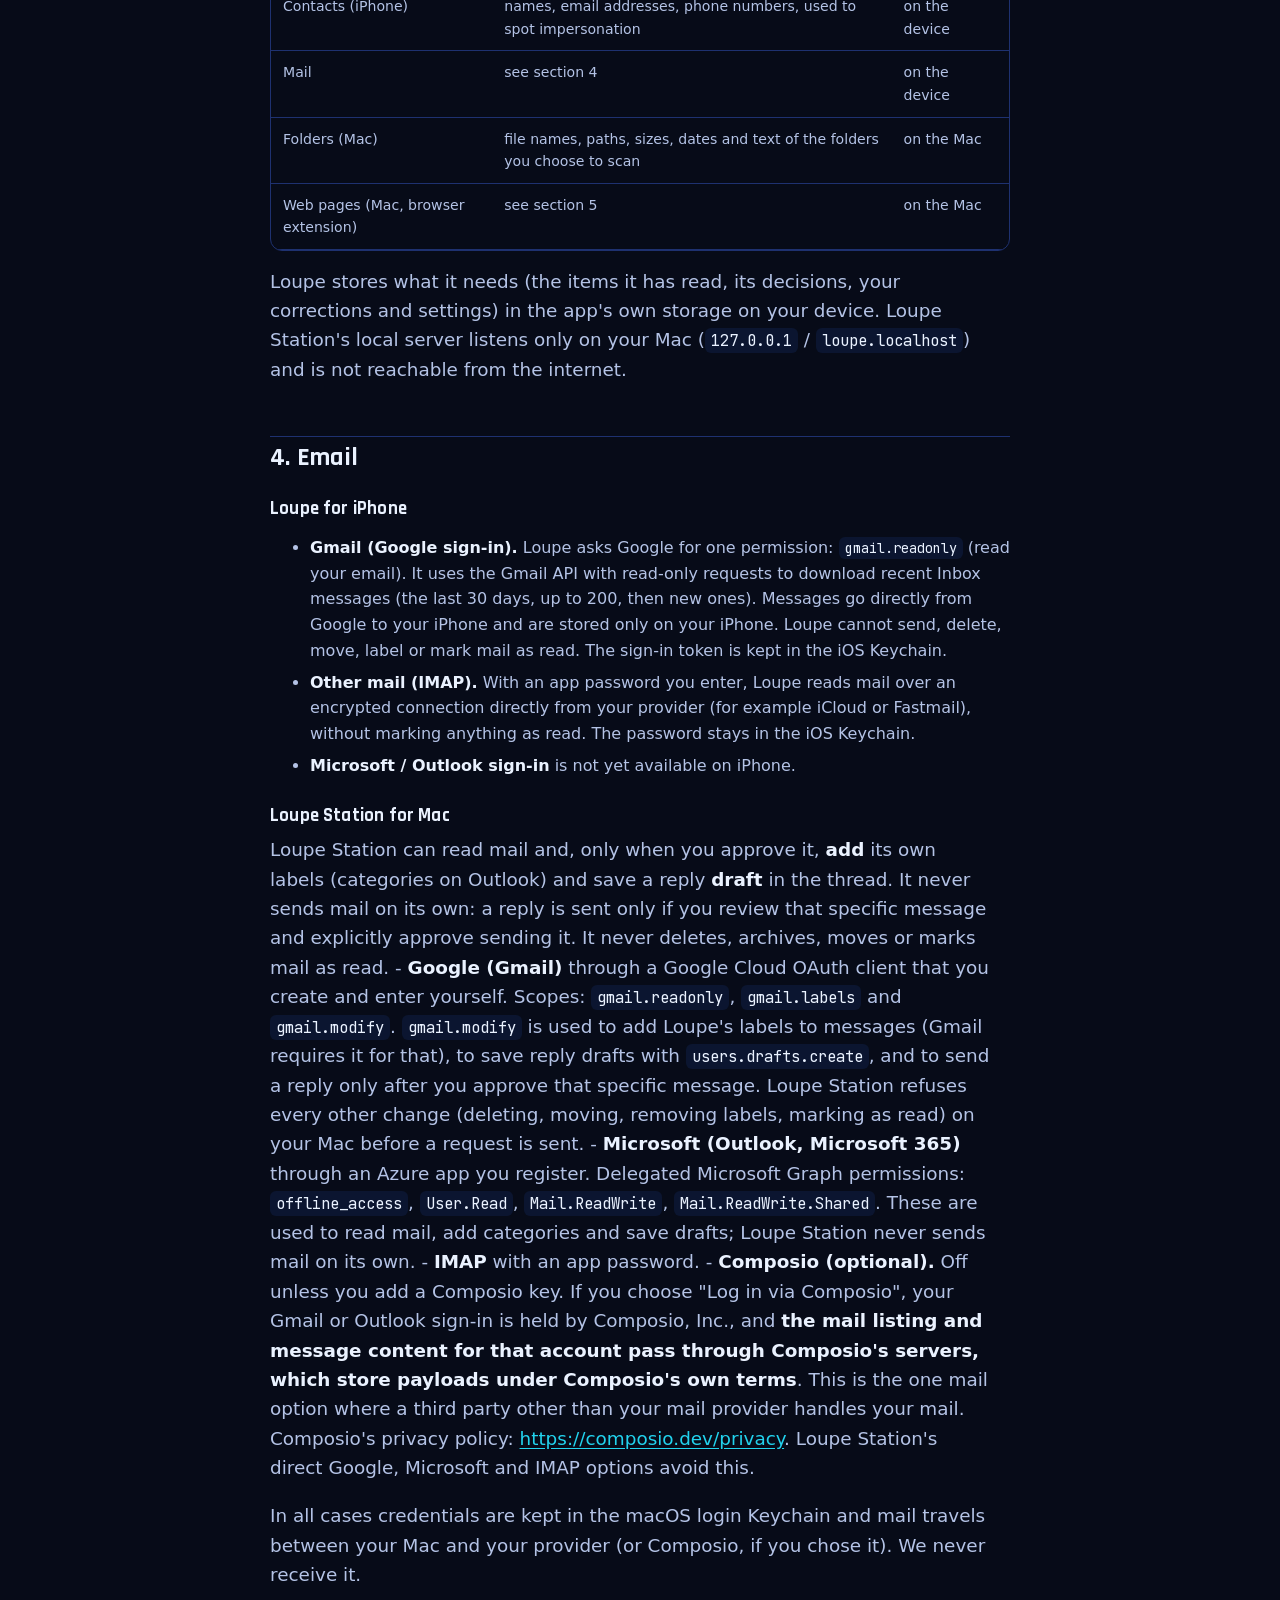
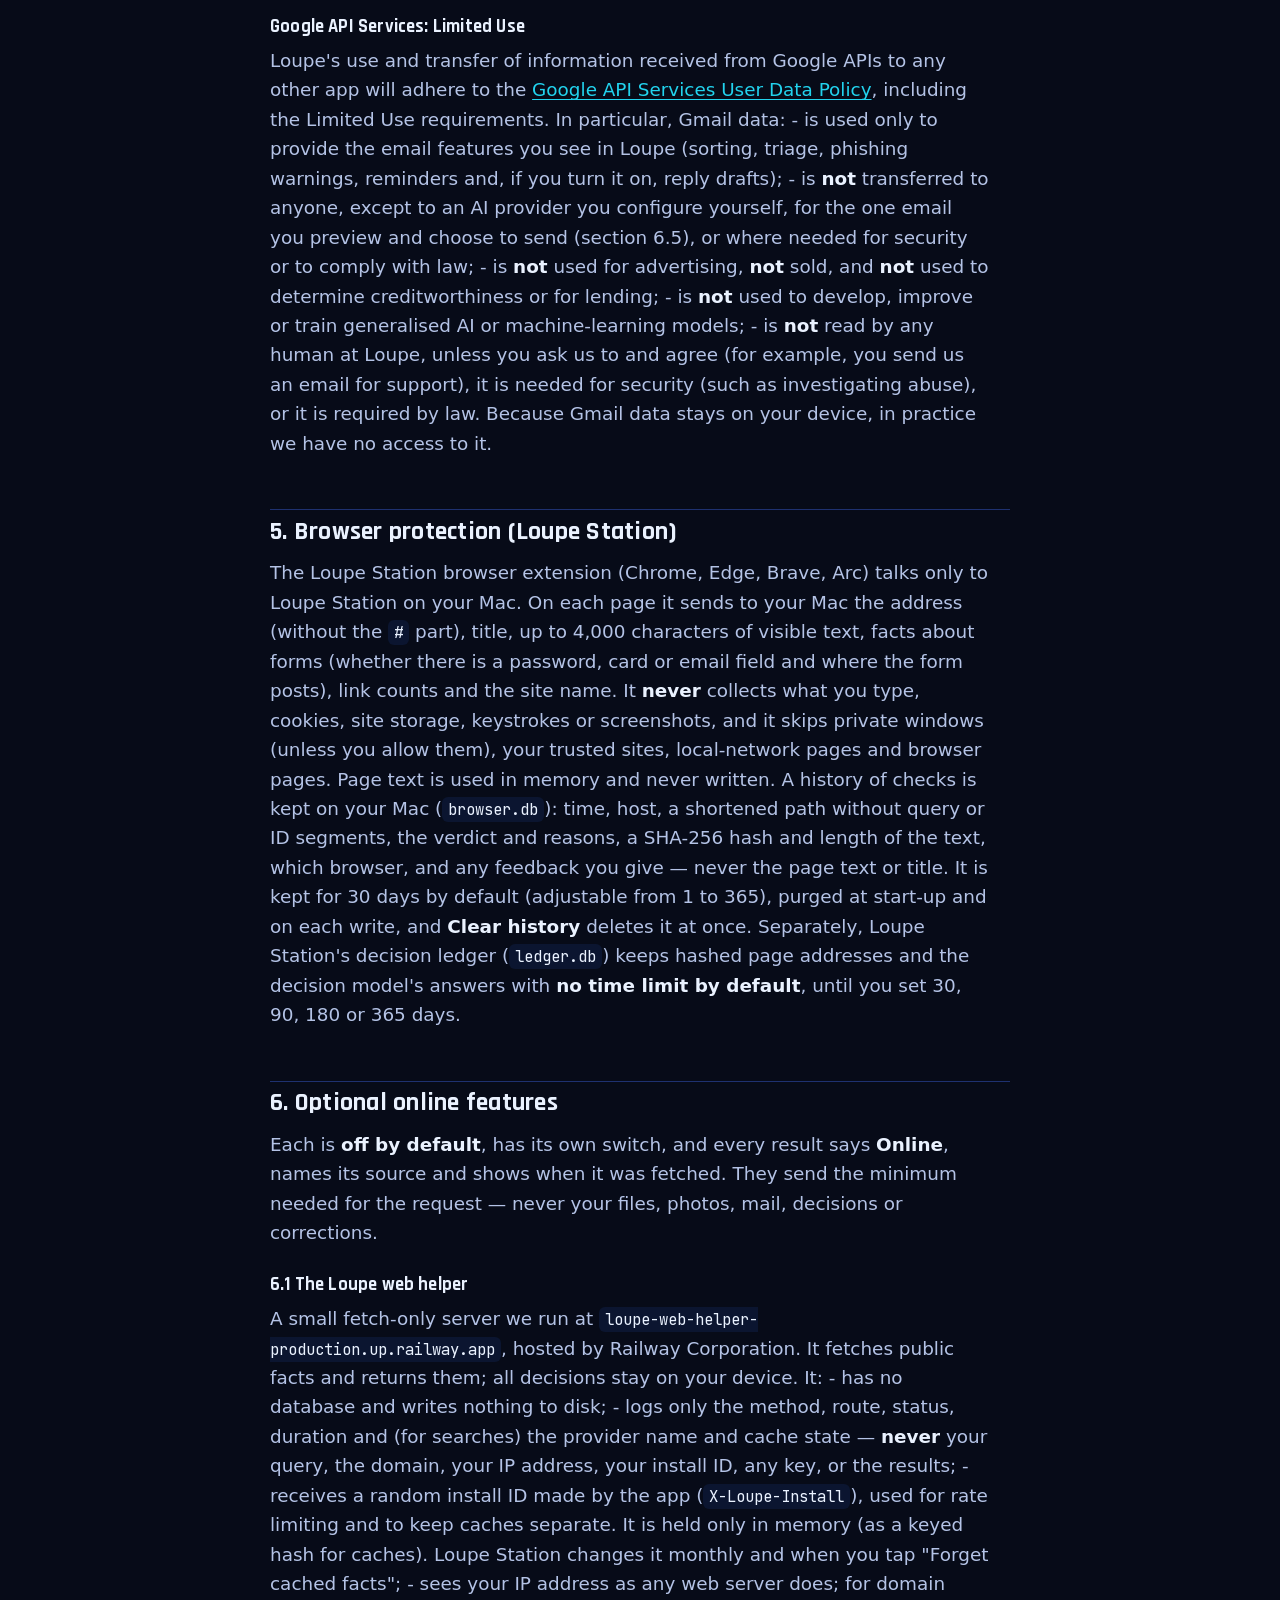
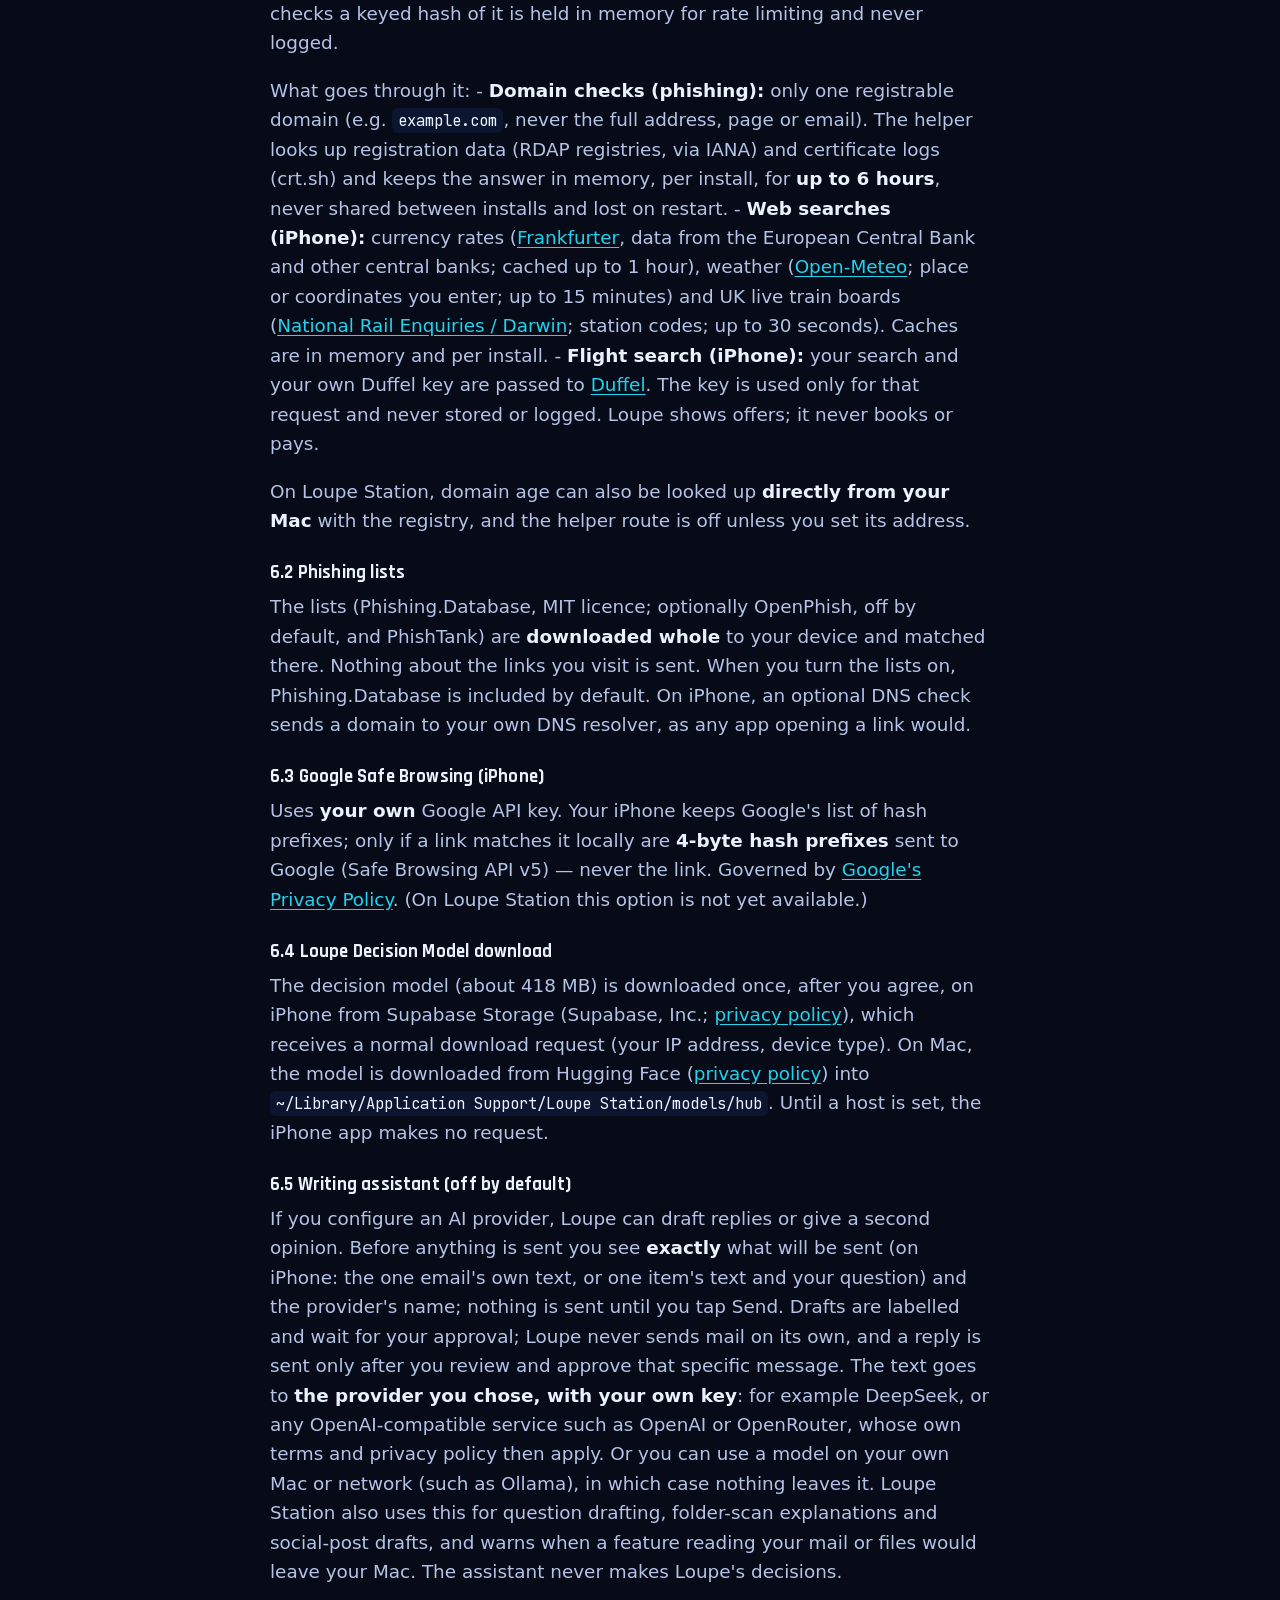
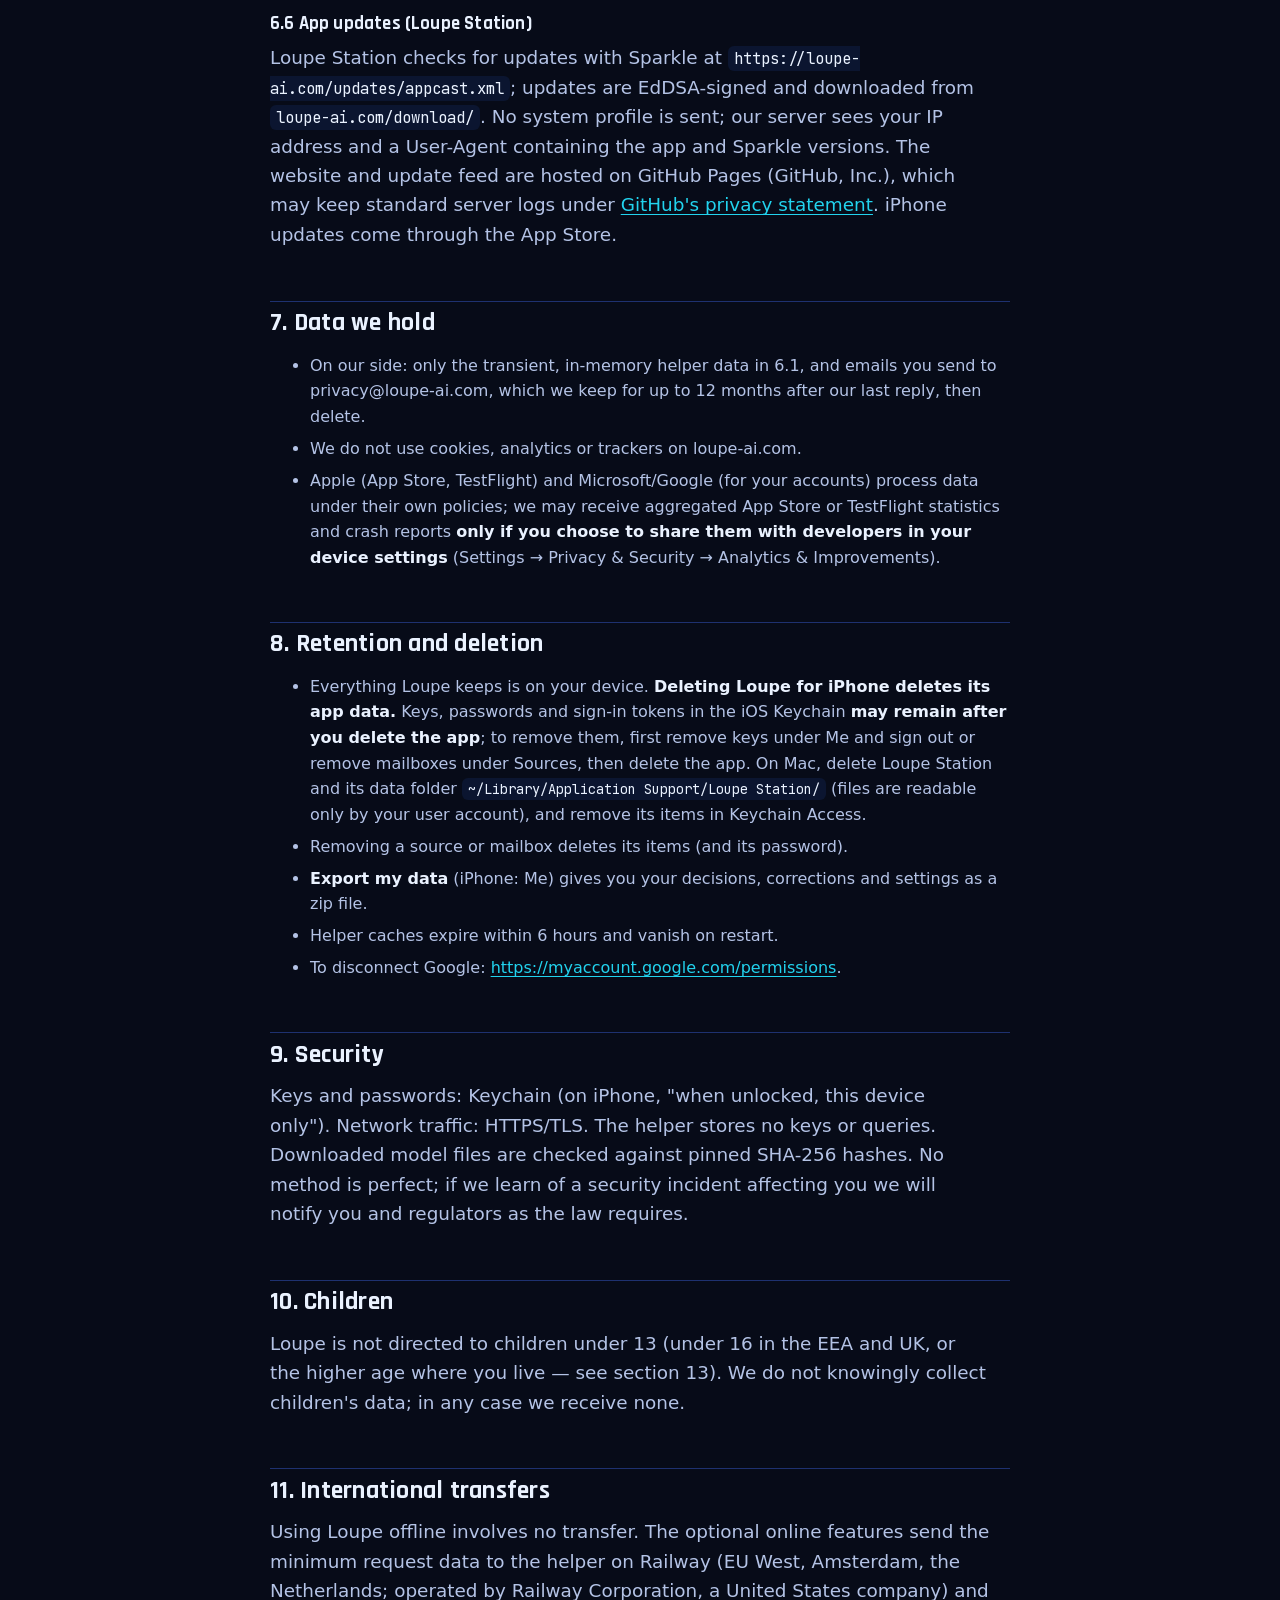
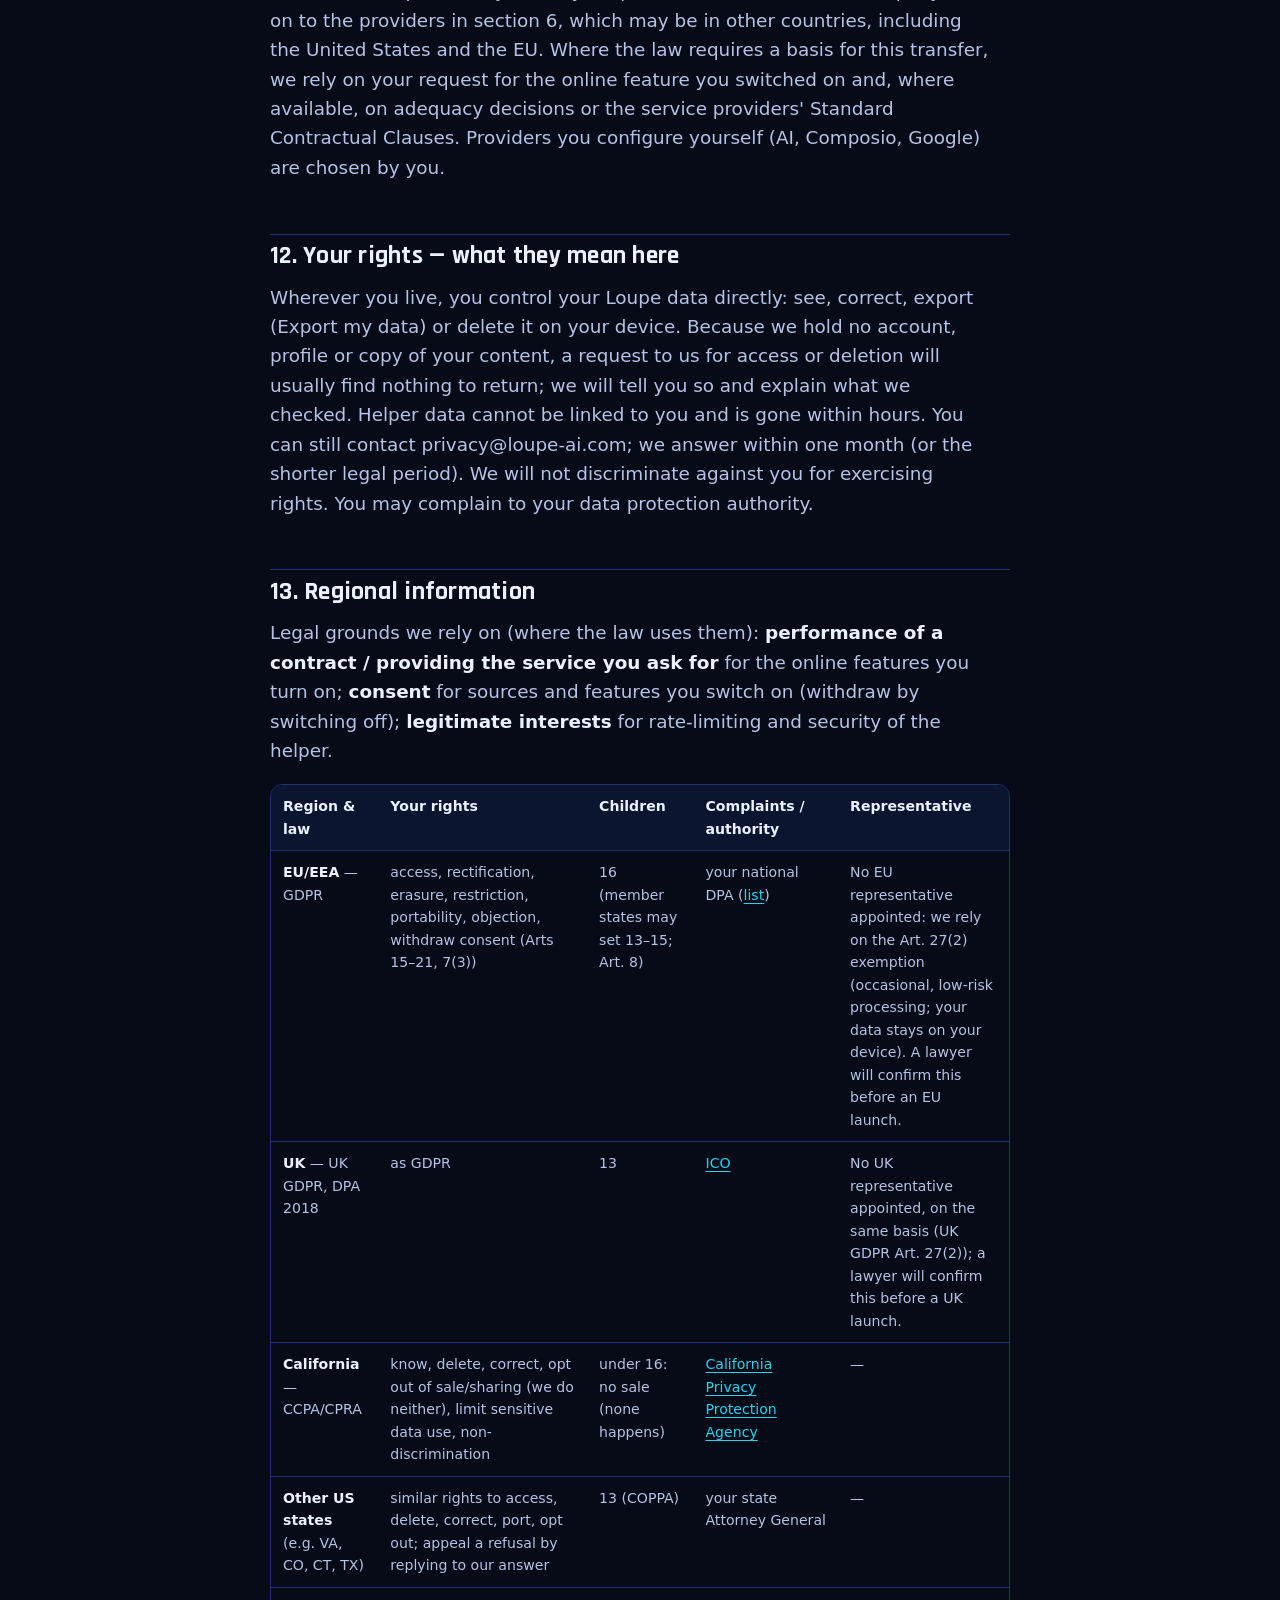
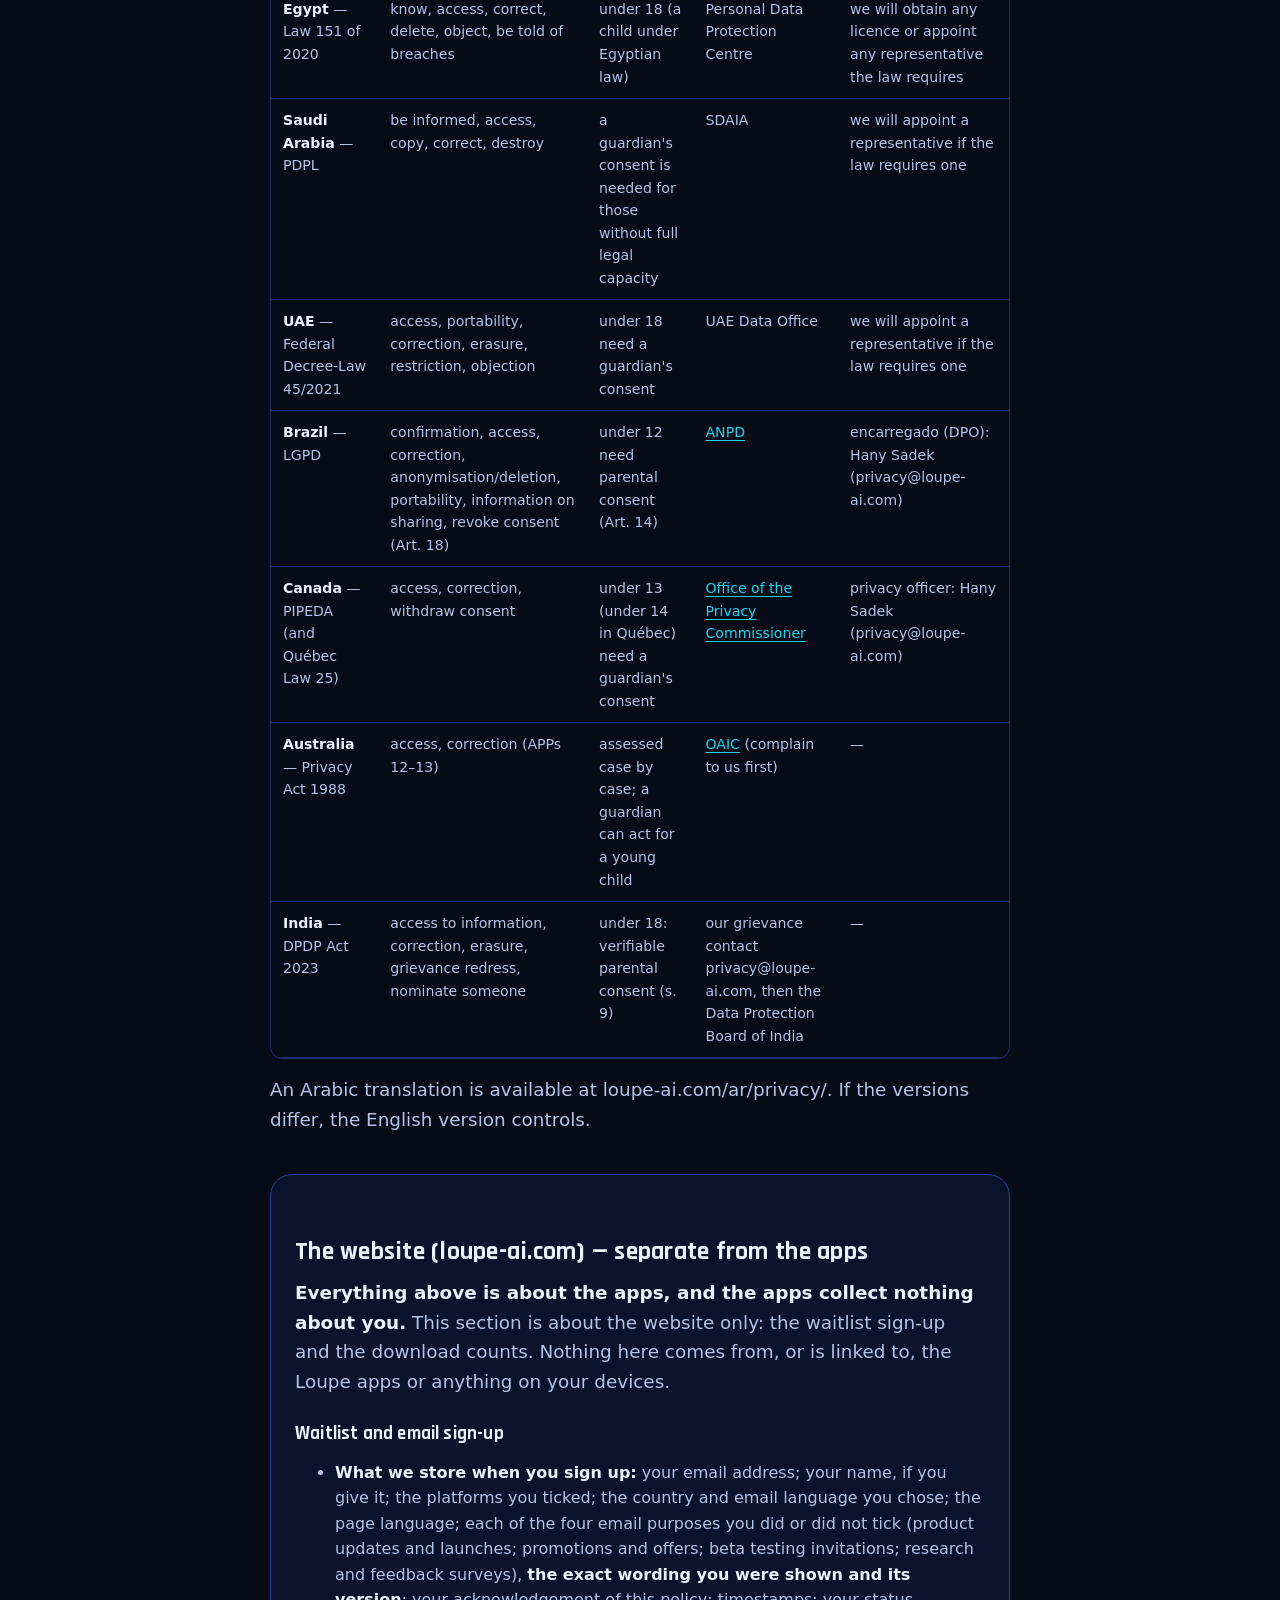
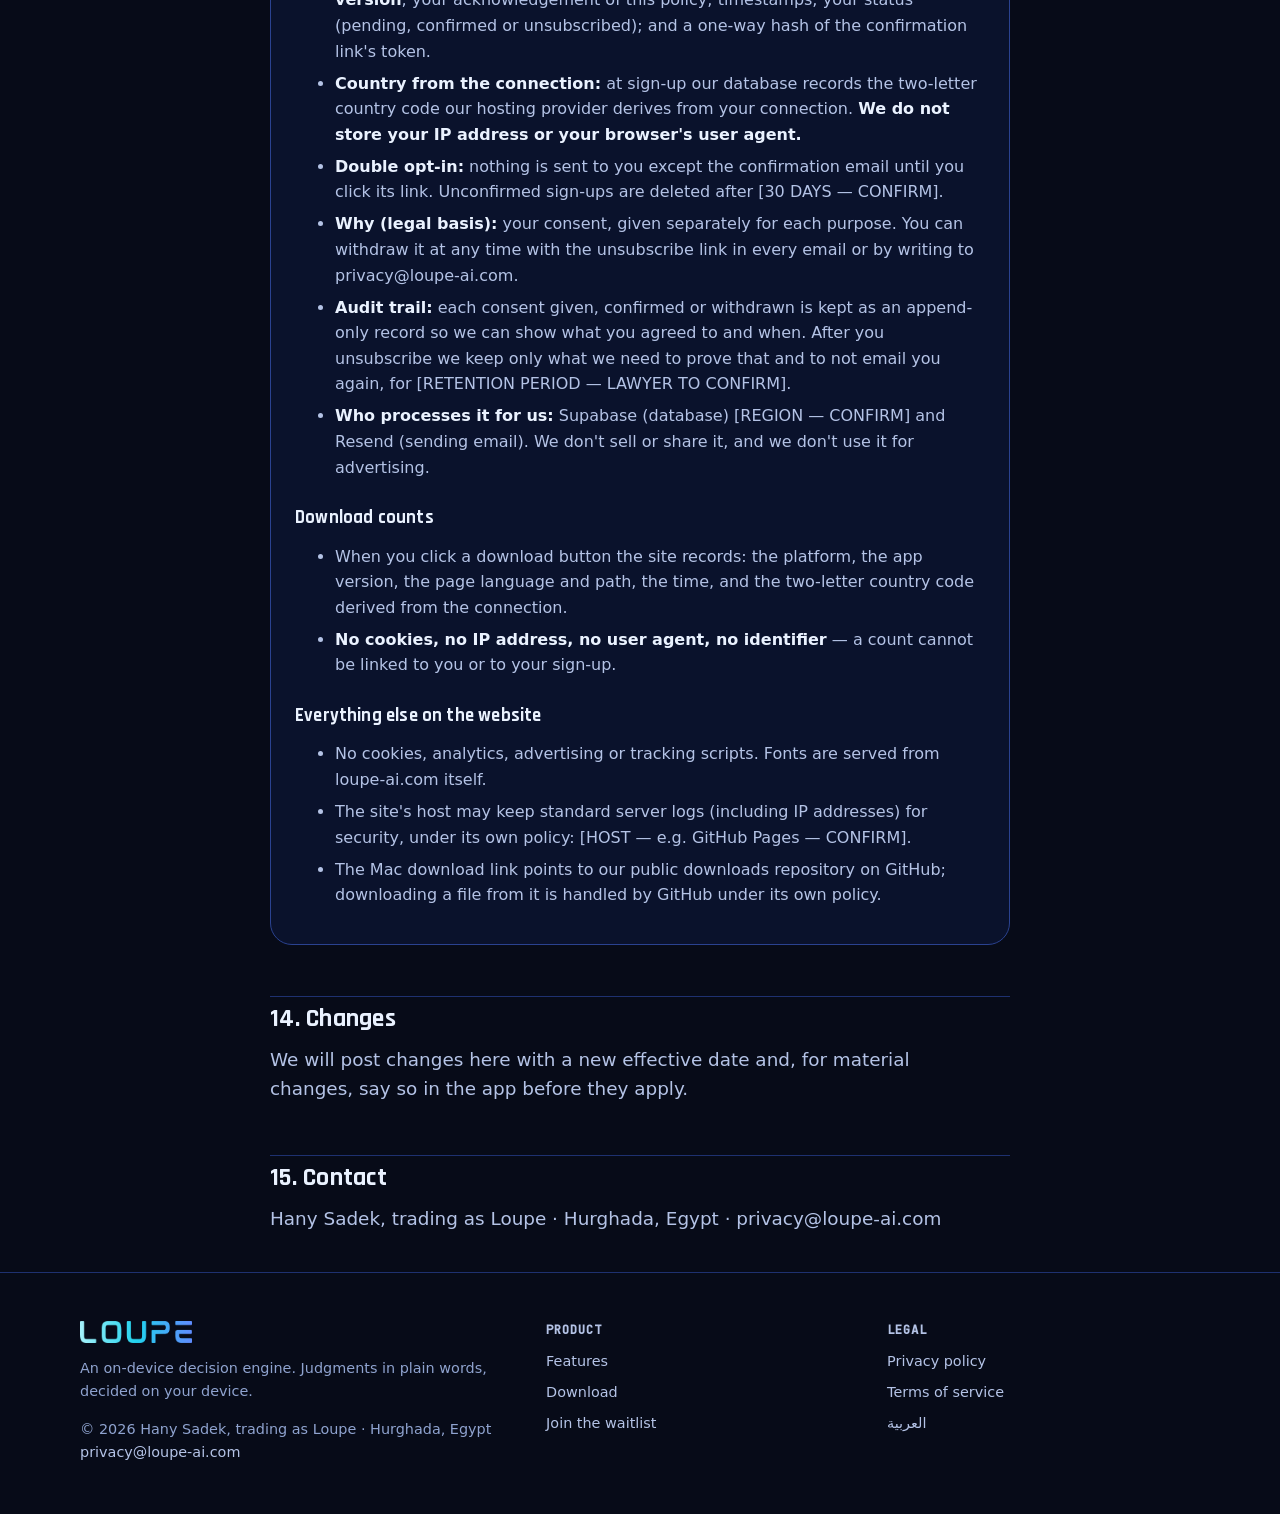
<file: privacy/index.html>
<!doctype html>
<html lang="en" dir="ltr" class="no-js">
<head>
<meta charset="utf-8">
<meta name="viewport" content="width=device-width,initial-scale=1,viewport-fit=cover">
<title>Loupe Privacy Policy — Loupe</title>
<meta name="description" content="Loupe is an on-device decision engine. Teach it judgments in plain words; it applies them across your photos, files, mail, calendar and contacts, shows what it&#x27;s unsure about, and nothing leaves your device.">
<meta name="theme-color" content="#070B18">
<link rel="canonical" href="https://loupe-ai.com/privacy/">
<link rel="alternate" hreflang="en" href="https://loupe-ai.com/privacy/">
<link rel="alternate" hreflang="ar" href="https://loupe-ai.com/ar/privacy/">
<link rel="alternate" hreflang="x-default" href="https://loupe-ai.com/privacy/">
<meta property="og:type" content="website">
<meta property="og:site_name" content="Loupe">
<meta property="og:title" content="Loupe Privacy Policy — Loupe">
<meta property="og:description" content="Loupe is an on-device decision engine. Teach it judgments in plain words; it applies them across your photos, files, mail, calendar and contacts, shows what it&#x27;s unsure about, and nothing leaves your device.">
<meta property="og:url" content="https://loupe-ai.com/privacy/">
<meta property="og:image" content="https://loupe-ai.com/assets/img/og-image.png">
<meta property="og:image:width" content="1200"><meta property="og:image:height" content="630">
<meta property="og:locale" content="en_GB">
<meta name="twitter:card" content="summary_large_image">
<link rel="icon" href="/favicon.ico" sizes="any">
<link rel="icon" type="image/png" sizes="32x32" href="/assets/img/favicon-32.png">
<link rel="apple-touch-icon" href="/assets/img/apple-touch-icon.png">
<link rel="manifest" href="/site.webmanifest">
<link rel="preload" href="/assets/fonts/rajdhani-latin-700.woff2" as="font" type="font/woff2" crossorigin>

<link rel="stylesheet" href="/assets/css/fonts.css?v=4">
<link rel="stylesheet" href="/assets/css/site.css?v=4">

<script type="application/json" id="i18n">{"macDownload": "Download for Mac", "macReq": "macOS 14+ · Apple Silicon", "macSoon": "Loupe Station — coming soon", "macSoonSub": "Join the waitlist to hear first", "iosTop": "Download on the", "iosSoonTop": "Coming to the", "waitlistHref": "/download/#waitlist", "log": ["<span class='dim'>read</span>   receipt-0412.pdf   <span class='ok'>on device</span>", "<span class='dim'>ocr</span>    IMG_2231.HEIC      <span class='ok'>on device</span>", "<span class='dim'>ask</span>    \"receipt for tax?\" <span class='ok'>Loupe · local</span>", "<span class='dim'>check</span>  passport scan      <span class='ok'>masked</span>", "<span class='dim'>net</span>    requests: 0        <span class='ok'>0 B out</span>", "<span class='dim'>ledger</span> +1 row             <span class='ok'>this device</span>", "<span class='dim'>queue</span>  2 need you         <span class='ok'>local</span>"], "logDone": "done · 1,200 local steps · 0 bytes out", "airOn": "✈ airplane mode on — still deciding. 0 bytes out.", "airOff": "airplane mode off — still 0 bytes out (online sources are off by default).", "errEmail": "Please enter a valid email address.", "errAck": "Please confirm you have read the privacy policy.", "errRate": "Too many sign-ups from here just now. Please try again in a few minutes.", "errGeneric": "Something went wrong. Please try again, or email privacy@loupe-ai.com.", "notConfigured": "Sign-ups are not open yet (the site's backend is not connected). Please check back soon.", "sending": "Sending…", "ok": "Almost done — check your email to confirm. Nothing is sent to you until you click the link.", "toast_confirmed": "You're confirmed. Thanks — we'll only email you about what you ticked.", "toast_unsubscribed": "You're unsubscribed. We won't email you again.", "toast_invalid": "That link has expired or was already used."}</script>
</head>
<body>
<a class="skip" href="#main">Skip to content</a>
<header class="site-head">
<div class="wrap">
<a class="brand" href="/" aria-label="Loupe — home"><img src="/assets/img/loupe-wordmark.webp" alt="Loupe" width="112" height="22"></a>
<button class="menu-btn" aria-expanded="false" aria-controls="nav">Menu</button>
<nav id="nav" class="nav" aria-label="Main">
<a href="/features/">Features</a>
<a href="/download/">Download</a>
<a href="/privacy/" aria-current="page">Privacy</a>
<a class="lang" href="/ar/privacy/" hreflang="ar" lang="ar">العربية</a>
<a class="btn btn-primary" href="/download/#waitlist" style="min-height:40px;padding:8px 16px">Join the waitlist</a>
</nav>
</div>
</header>

<main id="main">
<section class="page-hero"><div class="wrap legal">

<h1>Loupe Privacy Policy</h1><p class="small">The apps collect nothing about you; what the website keeps (sign-ups and download counts) is set out separately in <a href="#website">The website</a>.</p>
<p>Effective date: 27 September 2026 · Applies to: Loupe for iPhone (<code>com.loupe-ai.ios</code>) and Loupe Station for Mac (<code>com.loupe-ai.desktop</code>)</p>
<h2>1. Who we are</h2>
<p>Loupe is published by Hany Sadek, trading as Loupe ("we", "us"), of Hurghada, Egypt. If Loupe later moves to a company, we will update this policy and tell you in the app.</p>
<p>Contact: privacy@loupe-ai.com. We are the controller only for the small amount of data described in section 6 (the online helper) and for emails you send us. For everything else, Loupe runs on your device and we never receive it.</p>
<h2>2. The short version</h2>
<ul>
<li><strong>Loupe decides on your device.</strong> Its decision model, the Loupe Decision Model, runs on your iPhone or Mac. Your photos, files, calendar, contacts and mail are read there and are not sent to us.</li>
<li><strong>No account.</strong> You do not sign up with Loupe. We do not know who you are.</li>
<li><strong>No analytics, advertising or tracking.</strong> The apps contain no analytics, crash-reporting or advertising SDKs, and we do not sell or share personal information.</li>
<li><strong>Online features are optional.</strong> Features that need the internet are off by default, labelled <strong>Online</strong> each time they show a result, and can each be turned off. With them off, Loupe works offline.</li>
<li><strong>Your keys stay on your device.</strong> API keys and passwords you add are kept in the iOS Keychain or the macOS login Keychain.</li>
</ul>
<h2>3. What Loupe reads on your device</h2>
<p>Every source is <strong>off until you turn it on</strong>, and the operating system asks for your permission first. Turning a source off removes its items from Loupe.</p>
<div class="table-scroll"><table>
<thead>
<tr>
<th>Source</th>
<th>What is read</th>
<th>Where it stays</th>
</tr>
</thead>
<tbody>
<tr>
<td>Photos (iPhone)</td>
<td>text recognised in images (on-device OCR), image metadata</td>
<td>on the device</td>
</tr>
<tr>
<td>Files and shared items</td>
<td>files and folders you choose, or send to Loupe with the Share button</td>
<td>on the device</td>
</tr>
<tr>
<td>Calendar (iPhone)</td>
<td>events (read only; Loupe never writes to your calendar)</td>
<td>on the device</td>
</tr>
<tr>
<td>Contacts (iPhone)</td>
<td>names, email addresses, phone numbers, used to spot impersonation</td>
<td>on the device</td>
</tr>
<tr>
<td>Mail</td>
<td>see section 4</td>
<td>on the device</td>
</tr>
<tr>
<td>Folders (Mac)</td>
<td>file names, paths, sizes, dates and text of the folders you choose to scan</td>
<td>on the Mac</td>
</tr>
<tr>
<td>Web pages (Mac, browser extension)</td>
<td>see section 5</td>
<td>on the Mac</td>
</tr>
</tbody>
</table></div>
<p>Loupe stores what it needs (the items it has read, its decisions, your corrections and settings) in the app's own storage on your device. Loupe Station's local server listens only on your Mac (<code>127.0.0.1</code> / <code>loupe.localhost</code>) and is not reachable from the internet.</p>
<h2>4. Email</h2>
<h3>Loupe for iPhone</h3>
<ul>
<li><strong>Gmail (Google sign-in).</strong> Loupe asks Google for one permission: <strong><code>gmail.readonly</code></strong> (read your email). It uses the Gmail API with read-only requests to download recent Inbox messages (the last 30 days, up to 200, then new ones). Messages go directly from Google to your iPhone and are stored only on your iPhone. Loupe cannot send, delete, move, label or mark mail as read. The sign-in token is kept in the iOS Keychain.</li>
<li><strong>Other mail (IMAP).</strong> With an app password you enter, Loupe reads mail over an encrypted connection directly from your provider (for example iCloud or Fastmail), without marking anything as read. The password stays in the iOS Keychain.</li>
<li><strong>Microsoft / Outlook sign-in</strong> is not yet available on iPhone.</li>
</ul>
<h3>Loupe Station for Mac</h3>
<p>Loupe Station can read mail and, only when you approve it, <strong>add</strong> its own labels (categories on Outlook) and save a reply <strong>draft</strong> in the thread. It never sends mail on its own: a reply is sent only if you review that specific message and explicitly approve sending it. It never deletes, archives, moves or marks mail as read.
- <strong>Google (Gmail)</strong> through a Google Cloud OAuth client that you create and enter yourself. Scopes: <code>gmail.readonly</code>, <code>gmail.labels</code> and <code>gmail.modify</code>. <code>gmail.modify</code> is used to add Loupe's labels to messages (Gmail requires it for that), to save reply drafts with <code>users.drafts.create</code>, and to send a reply only after you approve that specific message. Loupe Station refuses every other change (deleting, moving, removing labels, marking as read) on your Mac before a request is sent.
- <strong>Microsoft (Outlook, Microsoft 365)</strong> through an Azure app you register. Delegated Microsoft Graph permissions: <code>offline_access</code>, <code>User.Read</code>, <code>Mail.ReadWrite</code>, <code>Mail.ReadWrite.Shared</code>. These are used to read mail, add categories and save drafts; Loupe Station never sends mail on its own.
- <strong>IMAP</strong> with an app password.
- <strong>Composio (optional).</strong> Off unless you add a Composio key. If you choose "Log in via Composio", your Gmail or Outlook sign-in is held by Composio, Inc., and <strong>the mail listing and message content for that account pass through Composio's servers, which store payloads under Composio's own terms</strong>. This is the one mail option where a third party other than your mail provider handles your mail. Composio's privacy policy: <a href="https://composio.dev/privacy">https://composio.dev/privacy</a>. Loupe Station's direct Google, Microsoft and IMAP options avoid this.</p>
<p>In all cases credentials are kept in the macOS login Keychain and mail travels between your Mac and your provider (or Composio, if you chose it). We never receive it.</p>
<h3>Google API Services: Limited Use</h3>
<p>Loupe's use and transfer of information received from Google APIs to any other app will adhere to the <a href="https://developers.google.com/terms/api-services-user-data-policy">Google API Services User Data Policy</a>, including the Limited Use requirements. In particular, Gmail data:
- is used only to provide the email features you see in Loupe (sorting, triage, phishing warnings, reminders and, if you turn it on, reply drafts);
- is <strong>not</strong> transferred to anyone, except to an AI provider you configure yourself, for the one email you preview and choose to send (section 6.5), or where needed for security or to comply with law;
- is <strong>not</strong> used for advertising, <strong>not</strong> sold, and <strong>not</strong> used to determine creditworthiness or for lending;
- is <strong>not</strong> used to develop, improve or train generalised AI or machine-learning models;
- is <strong>not</strong> read by any human at Loupe, unless you ask us to and agree (for example, you send us an email for support), it is needed for security (such as investigating abuse), or it is required by law. Because Gmail data stays on your device, in practice we have no access to it.</p>
<h2>5. Browser protection (Loupe Station)</h2>
<p>The Loupe Station browser extension (Chrome, Edge, Brave, Arc) talks only to Loupe Station on your Mac. On each page it sends to your Mac the address (without the <code>#</code> part), title, up to 4,000 characters of visible text, facts about forms (whether there is a password, card or email field and where the form posts), link counts and the site name. It <strong>never</strong> collects what you type, cookies, site storage, keystrokes or screenshots, and it skips private windows (unless you allow them), your trusted sites, local-network pages and browser pages. Page text is used in memory and never written. A history of checks is kept on your Mac (<code>browser.db</code>): time, host, a shortened path without query or ID segments, the verdict and reasons, a SHA-256 hash and length of the text, which browser, and any feedback you give — never the page text or title. It is kept for 30 days by default (adjustable from 1 to 365), purged at start-up and on each write, and <strong>Clear history</strong> deletes it at once. Separately, Loupe Station's decision ledger (<code>ledger.db</code>) keeps hashed page addresses and the decision model's answers with <strong>no time limit by default</strong>, until you set 30, 90, 180 or 365 days.</p>
<h2>6. Optional online features</h2>
<p>Each is <strong>off by default</strong>, has its own switch, and every result says <strong>Online</strong>, names its source and shows when it was fetched. They send the minimum needed for the request — never your files, photos, mail, decisions or corrections.</p>
<h3>6.1 The Loupe web helper</h3>
<p>A small fetch-only server we run at <code>loupe-web-helper-production.up.railway.app</code>, hosted by Railway Corporation. It fetches public facts and returns them; all decisions stay on your device. It:
- has no database and writes nothing to disk;
- logs only the method, route, status, duration and (for searches) the provider name and cache state — <strong>never</strong> your query, the domain, your IP address, your install ID, any key, or the results;
- receives a random install ID made by the app (<code>X-Loupe-Install</code>), used for rate limiting and to keep caches separate. It is held only in memory (as a keyed hash for caches). Loupe Station changes it monthly and when you tap "Forget cached facts";
- sees your IP address as any web server does; for domain checks a keyed hash of it is held in memory for rate limiting and never logged.</p>
<p>What goes through it:
- <strong>Domain checks (phishing):</strong> only one registrable domain (e.g. <code>example.com</code>, never the full address, page or email). The helper looks up registration data (RDAP registries, via IANA) and certificate logs (crt.sh) and keeps the answer in memory, per install, for <strong>up to 6 hours</strong>, never shared between installs and lost on restart.
- <strong>Web searches (iPhone):</strong> currency rates (<a href="https://frankfurter.dev">Frankfurter</a>, data from the European Central Bank and other central banks; cached up to 1 hour), weather (<a href="https://open-meteo.com">Open-Meteo</a>; place or coordinates you enter; up to 15 minutes) and UK live train boards (<a href="https://www.nationalrail.co.uk">National Rail Enquiries / Darwin</a>; station codes; up to 30 seconds). Caches are in memory and per install.
- <strong>Flight search (iPhone):</strong> your search and your own Duffel key are passed to <a href="https://duffel.com">Duffel</a>. The key is used only for that request and never stored or logged. Loupe shows offers; it never books or pays.</p>
<p>On Loupe Station, domain age can also be looked up <strong>directly from your Mac</strong> with the registry, and the helper route is off unless you set its address.</p>
<h3>6.2 Phishing lists</h3>
<p>The lists (Phishing.Database, MIT licence; optionally OpenPhish, off by default, and PhishTank) are <strong>downloaded whole</strong> to your device and matched there. Nothing about the links you visit is sent. When you turn the lists on, Phishing.Database is included by default. On iPhone, an optional DNS check sends a domain to your own DNS resolver, as any app opening a link would.</p>
<h3>6.3 Google Safe Browsing (iPhone)</h3>
<p>Uses <strong>your own</strong> Google API key. Your iPhone keeps Google's list of hash prefixes; only if a link matches it locally are <strong>4-byte hash prefixes</strong> sent to Google (Safe Browsing API v5) — never the link. Governed by <a href="https://policies.google.com/privacy">Google's Privacy Policy</a>. (On Loupe Station this option is not yet available.)</p>
<h3>6.4 Loupe Decision Model download</h3>
<p>The decision model (about 418 MB) is downloaded once, after you agree, on iPhone from Supabase Storage (Supabase, Inc.; <a href="https://supabase.com/privacy">privacy policy</a>), which receives a normal download request (your IP address, device type). On Mac, the model is downloaded from Hugging Face (<a href="https://huggingface.co/privacy">privacy policy</a>) into <code>~/Library/Application Support/Loupe Station/models/hub</code>. Until a host is set, the iPhone app makes no request.</p>
<h3>6.5 Writing assistant (off by default)</h3>
<p>If you configure an AI provider, Loupe can draft replies or give a second opinion. Before anything is sent you see <strong>exactly</strong> what will be sent (on iPhone: the one email's own text, or one item's text and your question) and the provider's name; nothing is sent until you tap Send. Drafts are labelled and wait for your approval; Loupe never sends mail on its own, and a reply is sent only after you review and approve that specific message. The text goes to <strong>the provider you chose, with your own key</strong>: for example DeepSeek, or any OpenAI-compatible service such as OpenAI or OpenRouter, whose own terms and privacy policy then apply. Or you can use a model on your own Mac or network (such as Ollama), in which case nothing leaves it. Loupe Station also uses this for question drafting, folder-scan explanations and social-post drafts, and warns when a feature reading your mail or files would leave your Mac. The assistant never makes Loupe's decisions.</p>
<h3>6.6 App updates (Loupe Station)</h3>
<p>Loupe Station checks for updates with Sparkle at <code>https://loupe-ai.com/updates/appcast.xml</code>; updates are EdDSA-signed and downloaded from <code>loupe-ai.com/download/</code>. No system profile is sent; our server sees your IP address and a User-Agent containing the app and Sparkle versions. The website and update feed are hosted on GitHub Pages (GitHub, Inc.), which may keep standard server logs under <a href="https://docs.github.com/site-policy/privacy-policies/github-general-privacy-statement">GitHub's privacy statement</a>. iPhone updates come through the App Store.</p>
<h2>7. Data we hold</h2>
<ul>
<li>On our side: only the transient, in-memory helper data in 6.1, and emails you send to privacy@loupe-ai.com, which we keep for up to 12 months after our last reply, then delete.</li>
<li>We do not use cookies, analytics or trackers on loupe-ai.com.</li>
<li>Apple (App Store, TestFlight) and Microsoft/Google (for your accounts) process data under their own policies; we may receive aggregated App Store or TestFlight statistics and crash reports <strong>only if you choose to share them with developers in your device settings</strong> (Settings → Privacy &amp; Security → Analytics &amp; Improvements).</li>
</ul>
<h2>8. Retention and deletion</h2>
<ul>
<li>Everything Loupe keeps is on your device. <strong>Deleting Loupe for iPhone deletes its app data.</strong> Keys, passwords and sign-in tokens in the iOS Keychain <strong>may remain after you delete the app</strong>; to remove them, first remove keys under Me and sign out or remove mailboxes under Sources, then delete the app. On Mac, delete Loupe Station and its data folder <code>~/Library/Application Support/Loupe Station/</code> (files are readable only by your user account), and remove its items in Keychain Access.</li>
<li>Removing a source or mailbox deletes its items (and its password).</li>
<li><strong>Export my data</strong> (iPhone: Me) gives you your decisions, corrections and settings as a zip file.</li>
<li>Helper caches expire within 6 hours and vanish on restart.</li>
<li>To disconnect Google: <a href="https://myaccount.google.com/permissions">https://myaccount.google.com/permissions</a>.</li>
</ul>
<h2>9. Security</h2>
<p>Keys and passwords: Keychain (on iPhone, "when unlocked, this device only"). Network traffic: HTTPS/TLS. The helper stores no keys or queries. Downloaded model files are checked against pinned SHA-256 hashes. No method is perfect; if we learn of a security incident affecting you we will notify you and regulators as the law requires.</p>
<h2>10. Children</h2>
<p>Loupe is not directed to children under 13 (under 16 in the EEA and UK, or the higher age where you live — see section 13). We do not knowingly collect children's data; in any case we receive none.</p>
<h2>11. International transfers</h2>
<p>Using Loupe offline involves no transfer. The optional online features send the minimum request data to the helper on Railway (EU West, Amsterdam, the Netherlands; operated by Railway Corporation, a United States company) and on to the providers in section 6, which may be in other countries, including the United States and the EU. Where the law requires a basis for this transfer, we rely on your request for the online feature you switched on and, where available, on adequacy decisions or the service providers' Standard Contractual Clauses. Providers you configure yourself (AI, Composio, Google) are chosen by you.</p>
<h2>12. Your rights — what they mean here</h2>
<p>Wherever you live, you control your Loupe data directly: see, correct, export (Export my data) or delete it on your device. Because we hold no account, profile or copy of your content, a request to us for access or deletion will usually find nothing to return; we will tell you so and explain what we checked. Helper data cannot be linked to you and is gone within hours. You can still contact privacy@loupe-ai.com; we answer within one month (or the shorter legal period). We will not discriminate against you for exercising rights. You may complain to your data protection authority.</p>
<h2>13. Regional information</h2>
<p>Legal grounds we rely on (where the law uses them): <strong>performance of a contract / providing the service you ask for</strong> for the online features you turn on; <strong>consent</strong> for sources and features you switch on (withdraw by switching off); <strong>legitimate interests</strong> for rate-limiting and security of the helper.</p>
<div class="table-scroll"><table>
<thead>
<tr>
<th>Region &amp; law</th>
<th>Your rights</th>
<th>Children</th>
<th>Complaints / authority</th>
<th>Representative</th>
</tr>
</thead>
<tbody>
<tr>
<td><strong>EU/EEA</strong> — GDPR</td>
<td>access, rectification, erasure, restriction, portability, objection, withdraw consent (Arts 15–21, 7(3))</td>
<td>16 (member states may set 13–15; Art. 8)</td>
<td>your national DPA (<a href="https://edpb.europa.eu/about-edpb/about-edpb/members_en">list</a>)</td>
<td>No EU representative appointed: we rely on the Art. 27(2) exemption (occasional, low-risk processing; your data stays on your device). A lawyer will confirm this before an EU launch.</td>
</tr>
<tr>
<td><strong>UK</strong> — UK GDPR, DPA 2018</td>
<td>as GDPR</td>
<td>13</td>
<td><a href="https://ico.org.uk/make-a-complaint/">ICO</a></td>
<td>No UK representative appointed, on the same basis (UK GDPR Art. 27(2)); a lawyer will confirm this before a UK launch.</td>
</tr>
<tr>
<td><strong>California</strong> — CCPA/CPRA</td>
<td>know, delete, correct, opt out of sale/sharing (we do neither), limit sensitive data use, non-discrimination</td>
<td>under 16: no sale (none happens)</td>
<td><a href="https://cppa.ca.gov">California Privacy Protection Agency</a></td>
<td>—</td>
</tr>
<tr>
<td><strong>Other US states</strong> (e.g. VA, CO, CT, TX)</td>
<td>similar rights to access, delete, correct, port, opt out; appeal a refusal by replying to our answer</td>
<td>13 (COPPA)</td>
<td>your state Attorney General</td>
<td>—</td>
</tr>
<tr>
<td><strong>Egypt</strong> — Law 151 of 2020</td>
<td>know, access, correct, delete, object, be told of breaches</td>
<td>under 18 (a child under Egyptian law)</td>
<td>Personal Data Protection Centre</td>
<td>we will obtain any licence or appoint any representative the law requires</td>
</tr>
<tr>
<td><strong>Saudi Arabia</strong> — PDPL</td>
<td>be informed, access, copy, correct, destroy</td>
<td>a guardian's consent is needed for those without full legal capacity</td>
<td>SDAIA</td>
<td>we will appoint a representative if the law requires one</td>
</tr>
<tr>
<td><strong>UAE</strong> — Federal Decree-Law 45/2021</td>
<td>access, portability, correction, erasure, restriction, objection</td>
<td>under 18 need a guardian's consent</td>
<td>UAE Data Office</td>
<td>we will appoint a representative if the law requires one</td>
</tr>
<tr>
<td><strong>Brazil</strong> — LGPD</td>
<td>confirmation, access, correction, anonymisation/deletion, portability, information on sharing, revoke consent (Art. 18)</td>
<td>under 12 need parental consent (Art. 14)</td>
<td><a href="https://www.gov.br/anpd">ANPD</a></td>
<td>encarregado (DPO): Hany Sadek (privacy@loupe-ai.com)</td>
</tr>
<tr>
<td><strong>Canada</strong> — PIPEDA (and Québec Law 25)</td>
<td>access, correction, withdraw consent</td>
<td>under 13 (under 14 in Québec) need a guardian's consent</td>
<td><a href="https://www.priv.gc.ca">Office of the Privacy Commissioner</a></td>
<td>privacy officer: Hany Sadek (privacy@loupe-ai.com)</td>
</tr>
<tr>
<td><strong>Australia</strong> — Privacy Act 1988</td>
<td>access, correction (APPs 12–13)</td>
<td>assessed case by case; a guardian can act for a young child</td>
<td><a href="https://www.oaic.gov.au">OAIC</a> (complain to us first)</td>
<td>—</td>
</tr>
<tr>
<td><strong>India</strong> — DPDP Act 2023</td>
<td>access to information, correction, erasure, grievance redress, nominate someone</td>
<td>under 18: verifiable parental consent (s. 9)</td>
<td>our grievance contact privacy@loupe-ai.com, then the Data Protection Board of India</td>
<td>—</td>
</tr>
</tbody>
</table></div>
<p>An Arabic translation is available at loupe-ai.com/ar/privacy/. If the versions differ, the English version controls.</p>

<section class="site-section" id="website" aria-labelledby="website-h">
<h2 id="website-h">The website (loupe-ai.com) — separate from the apps</h2>
<p><strong>Everything above is about the apps, and the apps collect nothing about you.</strong> This section is about the website only: the waitlist sign-up and the download counts. Nothing here comes from, or is linked to, the Loupe apps or anything on your devices.</p>
<h3>Waitlist and email sign-up</h3>
<ul>
<li><strong>What we store when you sign up:</strong> your email address; your name, if you give it; the platforms you ticked; the country and email language you chose; the page language; each of the four email purposes you did or did not tick (product updates and launches; promotions and offers; beta testing invitations; research and feedback surveys), <strong>the exact wording you were shown and its version</strong>; your acknowledgement of this policy; timestamps; your status (pending, confirmed or unsubscribed); and a one-way hash of the confirmation link's token.</li>
<li><strong>Country from the connection:</strong> at sign-up our database records the two-letter country code our hosting provider derives from your connection. <strong>We do not store your IP address or your browser's user agent.</strong></li>
<li><strong>Double opt-in:</strong> nothing is sent to you except the confirmation email until you click its link. Unconfirmed sign-ups are deleted after [30 DAYS — CONFIRM].</li>
<li><strong>Why (legal basis):</strong> your consent, given separately for each purpose. You can withdraw it at any time with the unsubscribe link in every email or by writing to privacy@loupe-ai.com.</li>
<li><strong>Audit trail:</strong> each consent given, confirmed or withdrawn is kept as an append-only record so we can show what you agreed to and when. After you unsubscribe we keep only what we need to prove that and to not email you again, for [RETENTION PERIOD — LAWYER TO CONFIRM].</li>
<li><strong>Who processes it for us:</strong> Supabase (database) [REGION — CONFIRM] and Resend (sending email). We don't sell or share it, and we don't use it for advertising.</li>
</ul>
<h3>Download counts</h3>
<ul>
<li>When you click a download button the site records: the platform, the app version, the page language and path, the time, and the two-letter country code derived from the connection.</li>
<li><strong>No cookies, no IP address, no user agent, no identifier</strong> — a count cannot be linked to you or to your sign-up.</li>
</ul>
<h3>Everything else on the website</h3>
<ul>
<li>No cookies, analytics, advertising or tracking scripts. Fonts are served from loupe-ai.com itself.</li>
<li>The site's host may keep standard server logs (including IP addresses) for security, under its own policy: [HOST — e.g. GitHub Pages — CONFIRM].</li>
<li>The Mac download link points to our public downloads repository on GitHub; downloading a file from it is handled by GitHub under its own policy.</li>
</ul>
</section>
<h2>14. Changes</h2>
<p>We will post changes here with a new effective date and, for material changes, say so in the app before they apply.</p>
<h2>15. Contact</h2>
<p>Hany Sadek, trading as Loupe · Hurghada, Egypt · privacy@loupe-ai.com</p>
</div></section>
</main>
<footer class="site-foot">
<div class="wrap">
<div><img src="/assets/img/loupe-wordmark.webp" alt="Loupe" width="112" height="22" loading="lazy" style="height:22px;width:auto;margin-bottom:14px"><p>An on-device decision engine. Judgments in plain words, decided on your device.</p><p>© 2026 Hany Sadek, trading as Loupe · Hurghada, Egypt<br><a href="mailto:privacy@loupe-ai.com">privacy@loupe-ai.com</a></p></div>
<div><h2>Product</h2><ul>
<li><a href="/features/">Features</a></li>
<li><a href="/download/">Download</a></li>
<li><a href="/download/#waitlist">Join the waitlist</a></li></ul></div>
<div><h2>Legal</h2><ul>
<li><a href="/privacy/">Privacy policy</a></li>
<li><a href="/terms/">Terms of service</a></li>
<li><a href="/ar/" lang="ar" hreflang="ar">العربية</a></li></ul></div>
</div>
</footer>
<script src="/assets/config.js?v=4" defer></script>
<script src="/assets/js/main.js?v=4" defer></script>
</body>
</html>
</file>
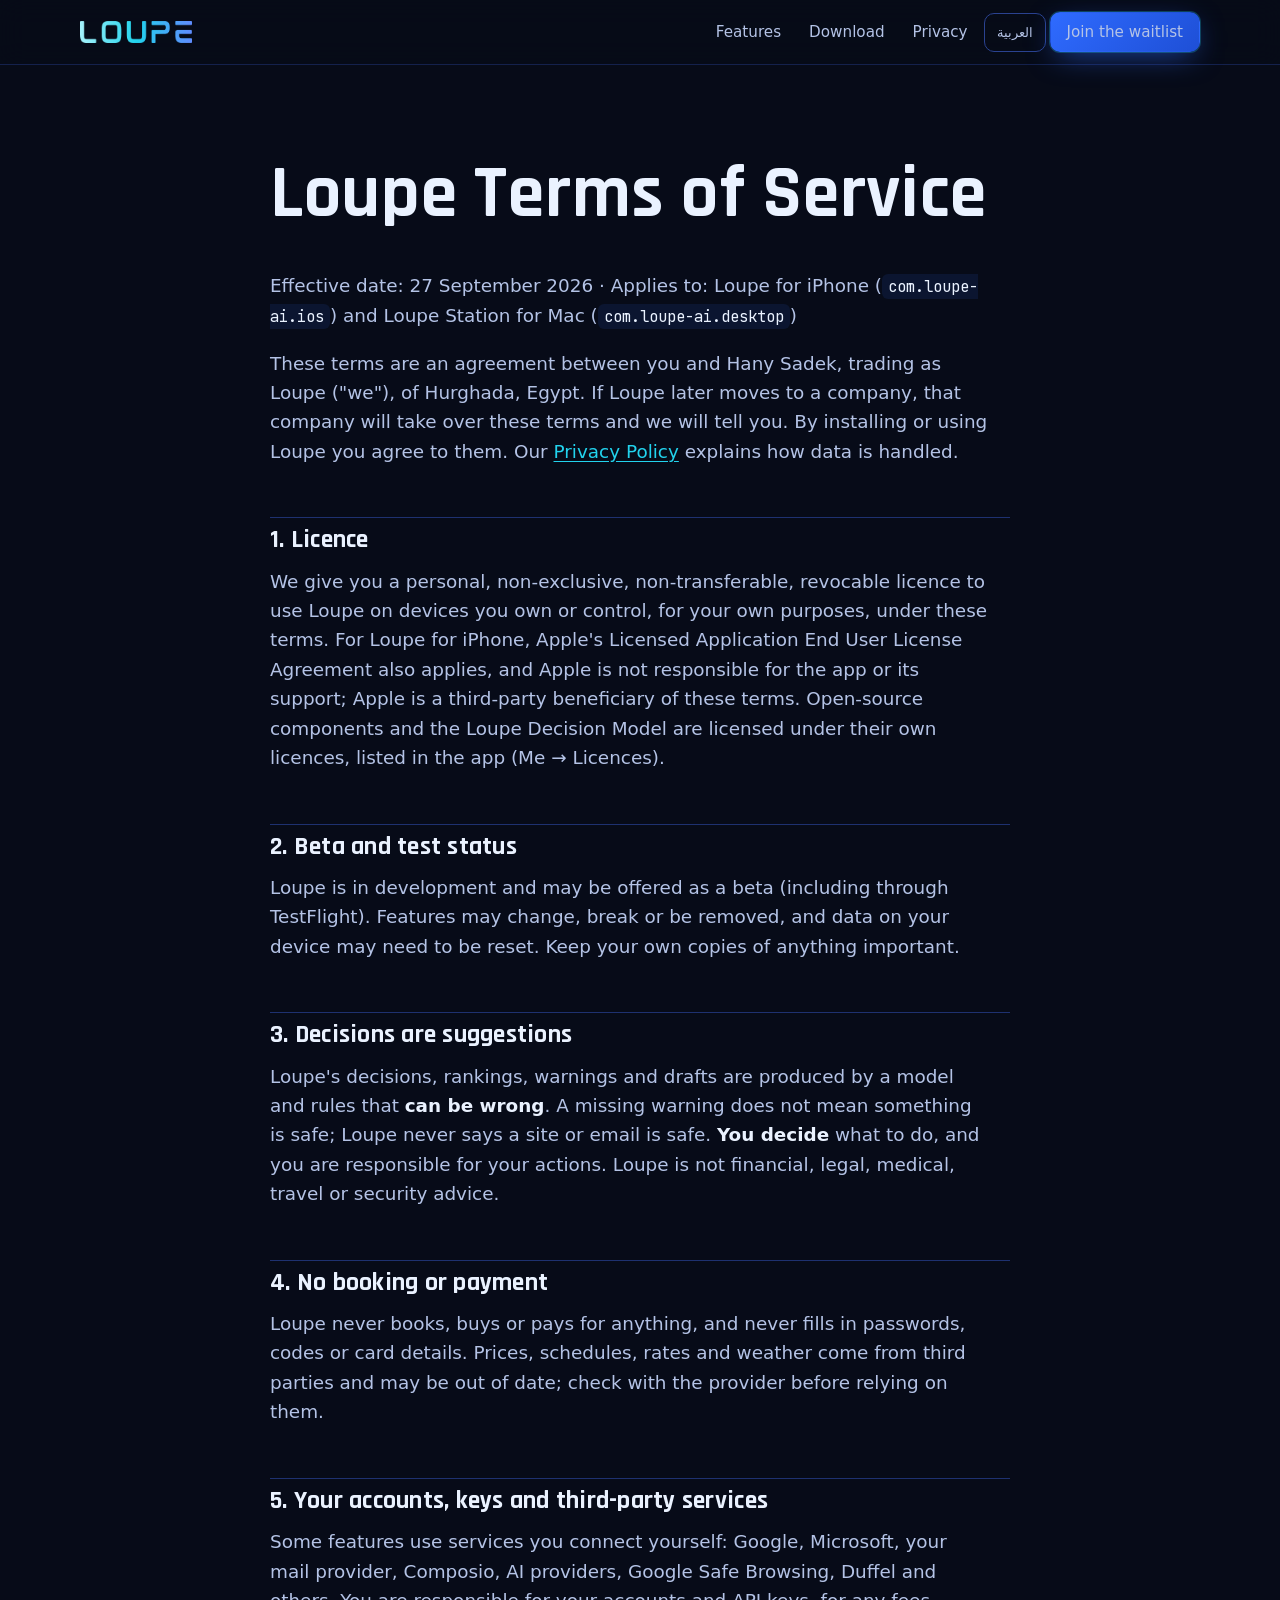
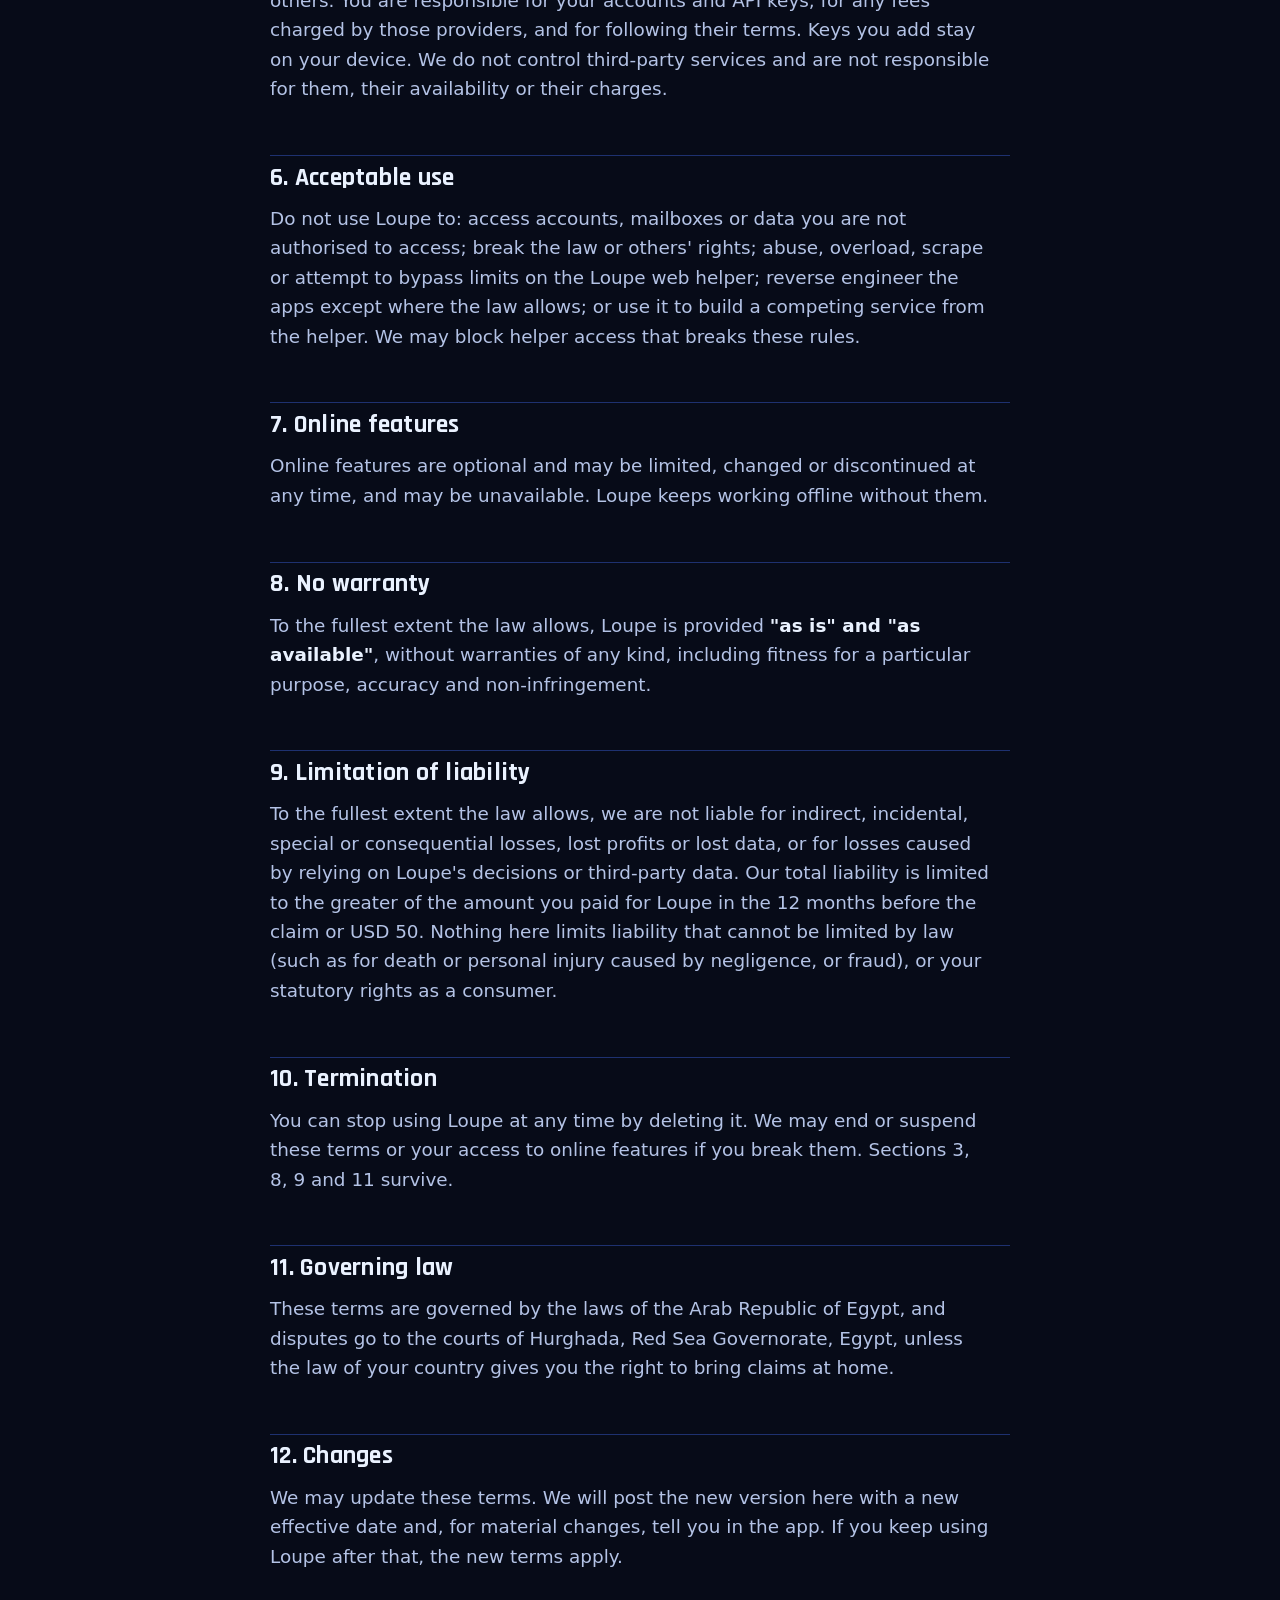
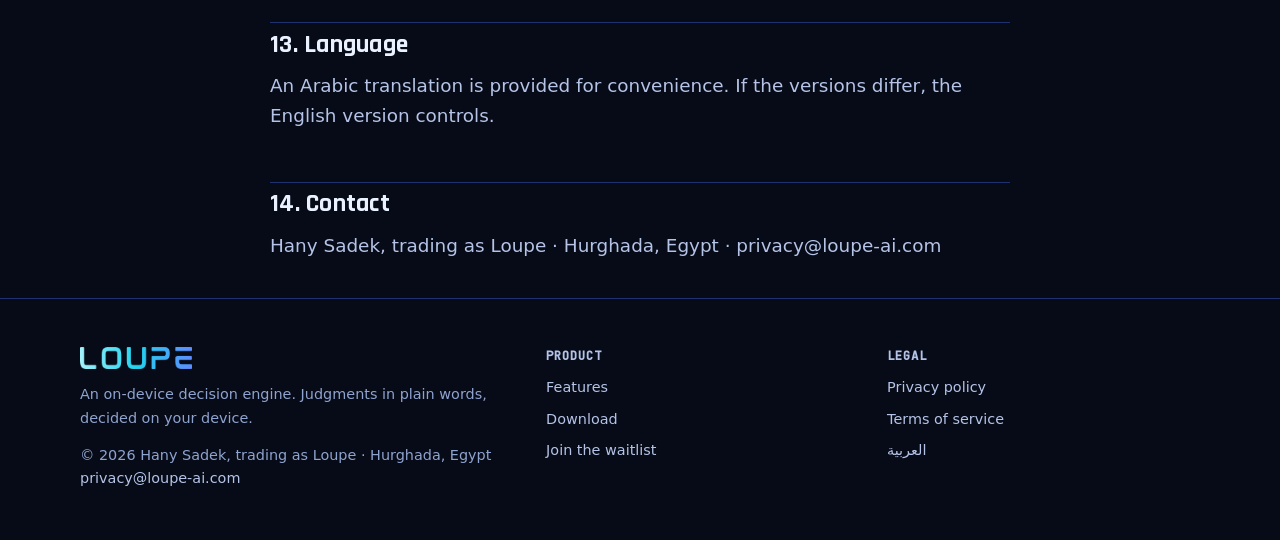
<file: terms/index.html>
<!doctype html>
<html lang="en" dir="ltr" class="no-js">
<head>
<meta charset="utf-8">
<meta name="viewport" content="width=device-width,initial-scale=1,viewport-fit=cover">
<title>Loupe Terms of Service — Loupe</title>
<meta name="description" content="Loupe is an on-device decision engine. Teach it judgments in plain words; it applies them across your photos, files, mail, calendar and contacts, shows what it&#x27;s unsure about, and nothing leaves your device.">
<meta name="theme-color" content="#070B18">
<link rel="canonical" href="https://loupe-ai.com/terms/">
<link rel="alternate" hreflang="en" href="https://loupe-ai.com/terms/">
<link rel="alternate" hreflang="ar" href="https://loupe-ai.com/ar/terms/">
<link rel="alternate" hreflang="x-default" href="https://loupe-ai.com/terms/">
<meta property="og:type" content="website">
<meta property="og:site_name" content="Loupe">
<meta property="og:title" content="Loupe Terms of Service — Loupe">
<meta property="og:description" content="Loupe is an on-device decision engine. Teach it judgments in plain words; it applies them across your photos, files, mail, calendar and contacts, shows what it&#x27;s unsure about, and nothing leaves your device.">
<meta property="og:url" content="https://loupe-ai.com/terms/">
<meta property="og:image" content="https://loupe-ai.com/assets/img/og-image.png">
<meta property="og:image:width" content="1200"><meta property="og:image:height" content="630">
<meta property="og:locale" content="en_GB">
<meta name="twitter:card" content="summary_large_image">
<link rel="icon" href="/favicon.ico" sizes="any">
<link rel="icon" type="image/png" sizes="32x32" href="/assets/img/favicon-32.png">
<link rel="apple-touch-icon" href="/assets/img/apple-touch-icon.png">
<link rel="manifest" href="/site.webmanifest">
<link rel="preload" href="/assets/fonts/rajdhani-latin-700.woff2" as="font" type="font/woff2" crossorigin>

<link rel="stylesheet" href="/assets/css/fonts.css?v=4">
<link rel="stylesheet" href="/assets/css/site.css?v=4">

<script type="application/json" id="i18n">{"macDownload": "Download for Mac", "macReq": "macOS 14+ · Apple Silicon", "macSoon": "Loupe Station — coming soon", "macSoonSub": "Join the waitlist to hear first", "iosTop": "Download on the", "iosSoonTop": "Coming to the", "waitlistHref": "/download/#waitlist", "log": ["<span class='dim'>read</span>   receipt-0412.pdf   <span class='ok'>on device</span>", "<span class='dim'>ocr</span>    IMG_2231.HEIC      <span class='ok'>on device</span>", "<span class='dim'>ask</span>    \"receipt for tax?\" <span class='ok'>Loupe · local</span>", "<span class='dim'>check</span>  passport scan      <span class='ok'>masked</span>", "<span class='dim'>net</span>    requests: 0        <span class='ok'>0 B out</span>", "<span class='dim'>ledger</span> +1 row             <span class='ok'>this device</span>", "<span class='dim'>queue</span>  2 need you         <span class='ok'>local</span>"], "logDone": "done · 1,200 local steps · 0 bytes out", "airOn": "✈ airplane mode on — still deciding. 0 bytes out.", "airOff": "airplane mode off — still 0 bytes out (online sources are off by default).", "errEmail": "Please enter a valid email address.", "errAck": "Please confirm you have read the privacy policy.", "errRate": "Too many sign-ups from here just now. Please try again in a few minutes.", "errGeneric": "Something went wrong. Please try again, or email privacy@loupe-ai.com.", "notConfigured": "Sign-ups are not open yet (the site's backend is not connected). Please check back soon.", "sending": "Sending…", "ok": "Almost done — check your email to confirm. Nothing is sent to you until you click the link.", "toast_confirmed": "You're confirmed. Thanks — we'll only email you about what you ticked.", "toast_unsubscribed": "You're unsubscribed. We won't email you again.", "toast_invalid": "That link has expired or was already used."}</script>
</head>
<body>
<a class="skip" href="#main">Skip to content</a>
<header class="site-head">
<div class="wrap">
<a class="brand" href="/" aria-label="Loupe — home"><img src="/assets/img/loupe-wordmark.webp" alt="Loupe" width="112" height="22"></a>
<button class="menu-btn" aria-expanded="false" aria-controls="nav">Menu</button>
<nav id="nav" class="nav" aria-label="Main">
<a href="/features/">Features</a>
<a href="/download/">Download</a>
<a href="/privacy/">Privacy</a>
<a class="lang" href="/ar/terms/" hreflang="ar" lang="ar">العربية</a>
<a class="btn btn-primary" href="/download/#waitlist" style="min-height:40px;padding:8px 16px">Join the waitlist</a>
</nav>
</div>
</header>

<main id="main">
<section class="page-hero"><div class="wrap legal">

<h1>Loupe Terms of Service</h1>
<p>Effective date: 27 September 2026 · Applies to: Loupe for iPhone (<code>com.loupe-ai.ios</code>) and Loupe Station for Mac (<code>com.loupe-ai.desktop</code>)</p>
<p>These terms are an agreement between you and Hany Sadek, trading as Loupe ("we"), of Hurghada, Egypt. If Loupe later moves to a company, that company will take over these terms and we will tell you. By installing or using Loupe you agree to them. Our <a href="/privacy/">Privacy Policy</a> explains how data is handled.</p>
<h2>1. Licence</h2>
<p>We give you a personal, non-exclusive, non-transferable, revocable licence to use Loupe on devices you own or control, for your own purposes, under these terms. For Loupe for iPhone, Apple's Licensed Application End User License Agreement also applies, and Apple is not responsible for the app or its support; Apple is a third-party beneficiary of these terms. Open-source components and the Loupe Decision Model are licensed under their own licences, listed in the app (Me → Licences).</p>
<h2>2. Beta and test status</h2>
<p>Loupe is in development and may be offered as a beta (including through TestFlight). Features may change, break or be removed, and data on your device may need to be reset. Keep your own copies of anything important.</p>
<h2>3. Decisions are suggestions</h2>
<p>Loupe's decisions, rankings, warnings and drafts are produced by a model and rules that <strong>can be wrong</strong>. A missing warning does not mean something is safe; Loupe never says a site or email is safe. <strong>You decide</strong> what to do, and you are responsible for your actions. Loupe is not financial, legal, medical, travel or security advice.</p>
<h2>4. No booking or payment</h2>
<p>Loupe never books, buys or pays for anything, and never fills in passwords, codes or card details. Prices, schedules, rates and weather come from third parties and may be out of date; check with the provider before relying on them.</p>
<h2>5. Your accounts, keys and third-party services</h2>
<p>Some features use services you connect yourself: Google, Microsoft, your mail provider, Composio, AI providers, Google Safe Browsing, Duffel and others. You are responsible for your accounts and API keys, for any fees charged by those providers, and for following their terms. Keys you add stay on your device. We do not control third-party services and are not responsible for them, their availability or their charges.</p>
<h2>6. Acceptable use</h2>
<p>Do not use Loupe to: access accounts, mailboxes or data you are not authorised to access; break the law or others' rights; abuse, overload, scrape or attempt to bypass limits on the Loupe web helper; reverse engineer the apps except where the law allows; or use it to build a competing service from the helper. We may block helper access that breaks these rules.</p>
<h2>7. Online features</h2>
<p>Online features are optional and may be limited, changed or discontinued at any time, and may be unavailable. Loupe keeps working offline without them.</p>
<h2>8. No warranty</h2>
<p>To the fullest extent the law allows, Loupe is provided <strong>"as is" and "as available"</strong>, without warranties of any kind, including fitness for a particular purpose, accuracy and non-infringement.</p>
<h2>9. Limitation of liability</h2>
<p>To the fullest extent the law allows, we are not liable for indirect, incidental, special or consequential losses, lost profits or lost data, or for losses caused by relying on Loupe's decisions or third-party data. Our total liability is limited to the greater of the amount you paid for Loupe in the 12 months before the claim or USD 50. Nothing here limits liability that cannot be limited by law (such as for death or personal injury caused by negligence, or fraud), or your statutory rights as a consumer.</p>
<h2>10. Termination</h2>
<p>You can stop using Loupe at any time by deleting it. We may end or suspend these terms or your access to online features if you break them. Sections 3, 8, 9 and 11 survive.</p>
<h2>11. Governing law</h2>
<p>These terms are governed by the laws of the Arab Republic of Egypt, and disputes go to the courts of Hurghada, Red Sea Governorate, Egypt, unless the law of your country gives you the right to bring claims at home.</p>
<h2>12. Changes</h2>
<p>We may update these terms. We will post the new version here with a new effective date and, for material changes, tell you in the app. If you keep using Loupe after that, the new terms apply.</p>
<h2>13. Language</h2>
<p>An Arabic translation is provided for convenience. If the versions differ, the English version controls.</p>
<h2>14. Contact</h2>
<p>Hany Sadek, trading as Loupe · Hurghada, Egypt · privacy@loupe-ai.com</p>
</div></section>
</main>
<footer class="site-foot">
<div class="wrap">
<div><img src="/assets/img/loupe-wordmark.webp" alt="Loupe" width="112" height="22" loading="lazy" style="height:22px;width:auto;margin-bottom:14px"><p>An on-device decision engine. Judgments in plain words, decided on your device.</p><p>© 2026 Hany Sadek, trading as Loupe · Hurghada, Egypt<br><a href="mailto:privacy@loupe-ai.com">privacy@loupe-ai.com</a></p></div>
<div><h2>Product</h2><ul>
<li><a href="/features/">Features</a></li>
<li><a href="/download/">Download</a></li>
<li><a href="/download/#waitlist">Join the waitlist</a></li></ul></div>
<div><h2>Legal</h2><ul>
<li><a href="/privacy/">Privacy policy</a></li>
<li><a href="/terms/">Terms of service</a></li>
<li><a href="/ar/" lang="ar" hreflang="ar">العربية</a></li></ul></div>
</div>
</footer>
<script src="/assets/config.js?v=4" defer></script>
<script src="/assets/js/main.js?v=4" defer></script>
</body>
</html>
</file>
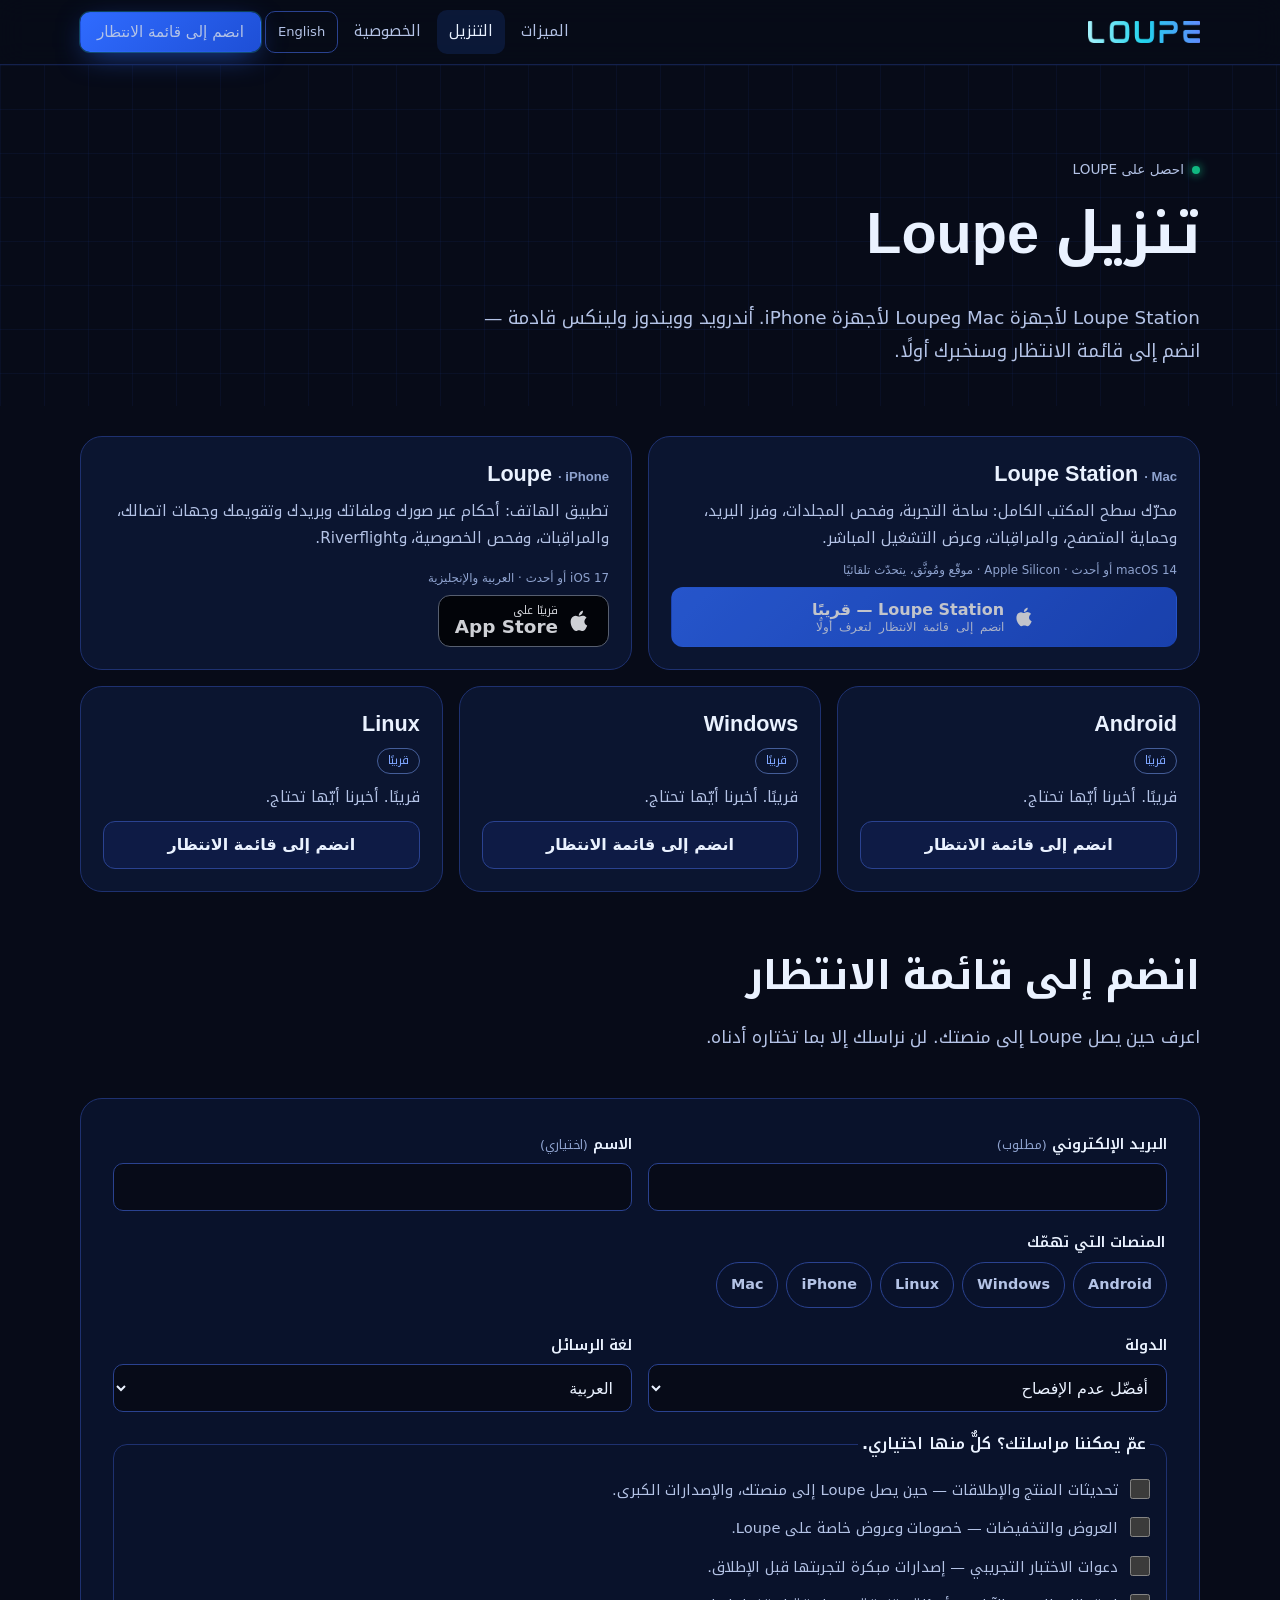
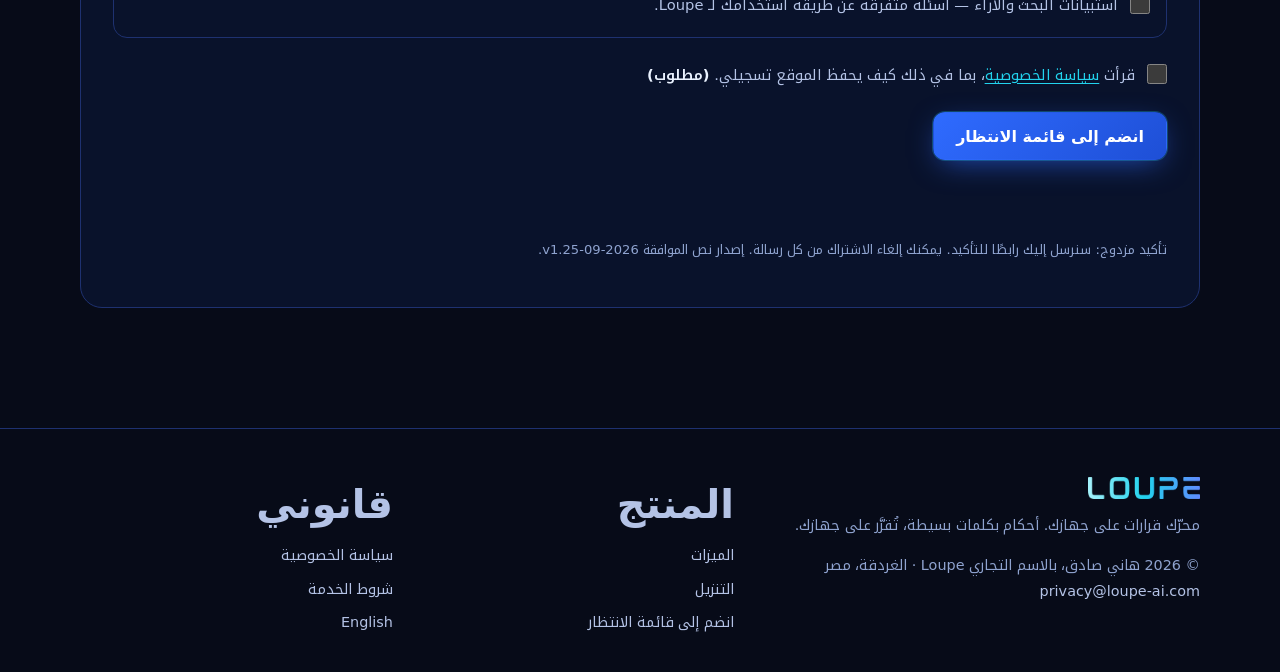
<file: ar/download/index.html>
<!doctype html>
<html lang="ar" dir="rtl" class="no-js">
<head>
<meta charset="utf-8">
<meta name="viewport" content="width=device-width,initial-scale=1,viewport-fit=cover">
<title>تنزيل Loupe — iPhone وMac وما بعدهما</title>
<meta name="description" content="Loupe محرّك قرارات يعمل على جهازك. علّمه أحكامًا بكلمات بسيطة فيطبّقها على صورك وملفاتك وبريدك وتقويمك وجهات اتصالك، ويُريك ما لا يثق به، ولا يغادر جهازك شيء.">
<meta name="theme-color" content="#070B18">
<link rel="canonical" href="https://loupe-ai.com/ar/download/">
<link rel="alternate" hreflang="en" href="https://loupe-ai.com/download/">
<link rel="alternate" hreflang="ar" href="https://loupe-ai.com/ar/download/">
<link rel="alternate" hreflang="x-default" href="https://loupe-ai.com/download/">
<meta property="og:type" content="website">
<meta property="og:site_name" content="Loupe">
<meta property="og:title" content="تنزيل Loupe — iPhone وMac وما بعدهما">
<meta property="og:description" content="Loupe محرّك قرارات يعمل على جهازك. علّمه أحكامًا بكلمات بسيطة فيطبّقها على صورك وملفاتك وبريدك وتقويمك وجهات اتصالك، ويُريك ما لا يثق به، ولا يغادر جهازك شيء.">
<meta property="og:url" content="https://loupe-ai.com/ar/download/">
<meta property="og:image" content="https://loupe-ai.com/assets/img/og-image.png">
<meta property="og:image:width" content="1200"><meta property="og:image:height" content="630">
<meta property="og:locale" content="ar_EG">
<meta name="twitter:card" content="summary_large_image">
<link rel="icon" href="/favicon.ico" sizes="any">
<link rel="icon" type="image/png" sizes="32x32" href="/assets/img/favicon-32.png">
<link rel="apple-touch-icon" href="/assets/img/apple-touch-icon.png">
<link rel="manifest" href="/site.webmanifest">

<link rel="preload" href="/assets/fonts/noto-kufi-arabic-arabic.woff2" as="font" type="font/woff2" crossorigin>
<link rel="stylesheet" href="/assets/css/fonts.css?v=4">
<link rel="stylesheet" href="/assets/css/site.css?v=4">

<script type="application/json" id="i18n">{"macDownload": "تنزيل لأجهزة Mac", "macReq": "macOS 14 أو أحدث · Apple Silicon", "macSoon": "Loupe Station — قريبًا", "macSoonSub": "انضم إلى قائمة الانتظار لتعرف أولًا", "iosTop": "حمّله من", "iosSoonTop": "قريبًا على", "waitlistHref": "/ar/download/#waitlist", "log": ["<span class='dim'>قراءة</span>  receipt-0412.pdf   <span class='ok'>على الجهاز</span>", "<span class='dim'>OCR</span>    IMG_2231.HEIC      <span class='ok'>على الجهاز</span>", "<span class='dim'>سؤال</span>   «إيصال للضرائب؟»   <span class='ok'>Loupe · محلي</span>", "<span class='dim'>فحص</span>    صورة جواز سفر      <span class='ok'>مُقنَّع</span>", "<span class='dim'>شبكة</span>   الطلبات: 0         <span class='ok'>0 بايت للخارج</span>", "<span class='dim'>سجل</span>    +1 صف              <span class='ok'>هذا الجهاز</span>", "<span class='dim'>طابور</span>  2 تحتاجك           <span class='ok'>محلي</span>"], "logDone": "انتهى · 1,200 خطوة محلية · 0 بايت للخارج", "airOn": "✈ وضع الطيران مفعّل — ما زال يقرّر. 0 بايت للخارج.", "airOff": "وضع الطيران متوقف — وما زال 0 بايت للخارج (المصادر المتصلة بالإنترنت متوقفة افتراضيًا).", "errEmail": "يرجى إدخال بريد إلكتروني صحيح.", "errAck": "يرجى تأكيد أنك قرأت سياسة الخصوصية.", "errRate": "عدد كبير من التسجيلات من هنا الآن. حاول مرة أخرى بعد دقائق.", "errGeneric": "حدث خطأ. حاول مرة أخرى أو راسلنا على privacy@loupe-ai.com.", "notConfigured": "التسجيل غير مفتوح بعد (لم تُربط الواجهة الخلفية للموقع). عُد قريبًا.", "sending": "جارٍ الإرسال…", "ok": "خطوة أخيرة — افحص بريدك لتأكيد الاشتراك. لن نرسل لك شيئًا قبل أن تضغط الرابط.", "toast_confirmed": "تم التأكيد. شكرًا — لن نراسلك إلا بما اخترته.", "toast_unsubscribed": "تم إلغاء اشتراكك. لن نراسلك مجددًا.", "toast_invalid": "انتهت صلاحية هذا الرابط أو استُخدم من قبل."}</script>
</head>
<body>
<a class="skip" href="#main">انتقل إلى المحتوى</a>
<header class="site-head">
<div class="wrap">
<a class="brand" href="/ar/" aria-label="Loupe — الرئيسية"><img src="/assets/img/loupe-wordmark.webp" alt="Loupe" width="112" height="22"></a>
<button class="menu-btn" aria-expanded="false" aria-controls="nav">القائمة</button>
<nav id="nav" class="nav" aria-label="الرئيسية">
<a href="/ar/features/">الميزات</a>
<a href="/ar/download/" aria-current="page">التنزيل</a>
<a href="/ar/privacy/">الخصوصية</a>
<a class="lang" href="/download/" hreflang="en" lang="en">English</a>
<a class="btn btn-primary" href="/ar/download/#waitlist" style="min-height:40px;padding:8px 16px">انضم إلى قائمة الانتظار</a>
</nav>
</div>
</header>

<main id="main">
<section class="page-hero grid-bg"><div class="wrap"><p class="eyebrow"><span class="live-dot" aria-hidden="true"></span>احصل على Loupe</p><h1>تنزيل Loupe</h1><p>Loupe Station لأجهزة Mac وLoupe لأجهزة iPhone. أندرويد وويندوز ولينكس قادمة — انضم إلى قائمة الانتظار وسنخبرك أولًا.</p></div></section>
<section style="padding-top:30px"><div class="wrap"><div class="plat-grid">
<div class="plat"><h3>Loupe Station <span class="small">· Mac</span></h3><p>محرّك سطح المكتب الكامل: ساحة التجربة، وفحص المجلدات، وفرز البريد، وحماية المتصفح، والمراقِبات، وعرض التشغيل المباشر.</p><div class="req">macOS 14 أو أحدث · Apple Silicon · موقّع ومُوثَّق، يتحدّث تلقائيًا</div><a class="btn btn-primary" href="/ar/download/#waitlist" data-download="mac" data-platform="mac" aria-disabled="true"><svg width=22 height=22 viewBox="0 0 24 24" fill="currentColor" aria-hidden="true"><path d="M16.4 12.6c0-2.6 2.1-3.8 2.2-3.9-1.2-1.8-3.1-2-3.7-2-1.6-.2-3.1.9-3.9.9-.8 0-2-.9-3.3-.9-1.7 0-3.3 1-4.2 2.5-1.8 3.1-.5 7.7 1.3 10.2.9 1.2 1.9 2.6 3.2 2.6 1.3-.1 1.8-.8 3.3-.8 1.6 0 2 .8 3.4.8 1.4 0 2.3-1.3 3.1-2.5 1-1.4 1.4-2.8 1.4-2.9 0 0-2.8-1-2.8-4zM13.9 5c.7-.9 1.2-2 1-3.2-1 0-2.3.7-3 1.6-.7.8-1.2 2-1.1 3.1 1.2.1 2.3-.6 3.1-1.5z"/></svg><span class="btn-stack"><span class="lbl">Loupe Station — قريبًا</span><small>انضم إلى قائمة الانتظار لتعرف أولًا</small></span></a></div>
<div class="plat"><h3>Loupe <span class="small">· iPhone</span></h3><p>تطبيق الهاتف: أحكام عبر صورك وملفاتك وبريدك وتقويمك وجهات اتصالك، والمراقِبات، وفحص الخصوصية، وRiverflight.</p><div class="req">iOS 17 أو أحدث · العربية والإنجليزية</div><div><a class="appstore" href="/ar/download/#waitlist" data-download="ios" data-platform="ios" aria-disabled="true"><svg viewBox="0 0 24 24" fill="currentColor" aria-hidden="true"><path d="M16.4 12.6c0-2.6 2.1-3.8 2.2-3.9-1.2-1.8-3.1-2-3.7-2-1.6-.2-3.1.9-3.9.9-.8 0-2-.9-3.3-.9-1.7 0-3.3 1-4.2 2.5-1.8 3.1-.5 7.7 1.3 10.2.9 1.2 1.9 2.6 3.2 2.6 1.3-.1 1.8-.8 3.3-.8 1.6 0 2 .8 3.4.8 1.4 0 2.3-1.3 3.1-2.5 1-1.4 1.4-2.8 1.4-2.9 0 0-2.8-1-2.8-4zM13.9 5c.7-.9 1.2-2 1-3.2-1 0-2.3.7-3 1.6-.7.8-1.2 2-1.1 3.1 1.2.1 2.3-.6 3.1-1.5z"/></svg><span><span class="top">قريبًا على</span><b>App Store</b></span></a></div></div>
<div class="plat"><h3>Android</h3><span class="pill soon">قريبًا</span><p>قريبًا. أخبرنا أيّها تحتاج.</p><a href="#waitlist" class="btn btn-ghost">انضم إلى قائمة الانتظار</a></div><div class="plat"><h3>Windows</h3><span class="pill soon">قريبًا</span><p>قريبًا. أخبرنا أيّها تحتاج.</p><a href="#waitlist" class="btn btn-ghost">انضم إلى قائمة الانتظار</a></div><div class="plat"><h3>Linux</h3><span class="pill soon">قريبًا</span><p>قريبًا. أخبرنا أيّها تحتاج.</p><a href="#waitlist" class="btn btn-ghost">انضم إلى قائمة الانتظار</a></div>
</div>
<div id="waitlist" style="margin-top:56px;scroll-margin-top:80px"><div class="sec-head"><h2>انضم إلى قائمة الانتظار</h2><p>اعرف حين يصل Loupe إلى منصتك. لن نراسلك إلا بما تختاره أدناه.</p></div><form id="waitlist-form" class="form" novalidate>
<div class="row2">
<div class="field"><label for="wl-email">البريد الإلكتروني <span class="hint">(مطلوب)</span></label><input id="wl-email" name="email" type="email" required autocomplete="email" inputmode="email" maxlength="254"></div>
<div class="field"><label for="wl-name">الاسم <span class="hint">(اختياري)</span></label><input id="wl-name" name="name" type="text" autocomplete="name" maxlength="120"></div>
</div>
<fieldset class="field"><legend>المنصات التي تهمّك</legend><div class="chips"><label class="chip"><input type="checkbox" name="platforms" value="android"><span>Android</span></label><label class="chip"><input type="checkbox" name="platforms" value="windows"><span>Windows</span></label><label class="chip"><input type="checkbox" name="platforms" value="linux"><span>Linux</span></label><label class="chip"><input type="checkbox" name="platforms" value="iphone"><span>iPhone</span></label><label class="chip"><input type="checkbox" name="platforms" value="mac"><span>Mac</span></label></div></fieldset>
<div class="row2">
<div class="field"><label for="wl-country">الدولة</label><select id="wl-country" name="country"><option value="">أفضّل عدم الإفصاح</option><option value="EG">مصر</option><option value="SA">السعودية</option><option value="AE">الإمارات</option><option value="KW">الكويت</option><option value="QA">قطر</option><option value="BH">البحرين</option><option value="OM">عُمان</option><option value="JO">الأردن</option><option value="LB">لبنان</option><option value="MA">المغرب</option><option value="DZ">الجزائر</option><option value="TN">تونس</option><option value="IQ">العراق</option><option value="GB">المملكة المتحدة</option><option value="US">الولايات المتحدة</option><option value="CA">كندا</option><option value="DE">ألمانيا</option><option value="FR">فرنسا</option><option value="NL">هولندا</option><option value="ES">إسبانيا</option><option value="IT">إيطاليا</option><option value="SE">السويد</option><option value="IE">أيرلندا</option><option value="AU">أستراليا</option><option value="IN">الهند</option><option value="PK">باكستان</option><option value="TR">تركيا</option><option value="BR">البرازيل</option><option value="JP">اليابان</option><option value="SG">سنغافورة</option><option value="ZZ">أخرى</option></select></div>
<div class="field"><label for="wl-lang">لغة الرسائل</label><select id="wl-lang" name="language"><option value="en">English</option><option value="ar" selected>العربية</option></select></div>
</div>
<fieldset class="consents"><legend class="field" style="font-weight:600;padding:0 4px">عمّ يمكننا مراسلتك؟ كلٌّ منها اختياري.</legend><label class="check"><input type="checkbox" name="c_product_updates"><span id="t_product_updates">تحديثات المنتج والإطلاقات — حين يصل Loupe إلى منصتك، والإصدارات الكبرى.</span></label><label class="check"><input type="checkbox" name="c_promotions"><span id="t_promotions">العروض والتخفيضات — خصومات وعروض خاصة على Loupe.</span></label><label class="check"><input type="checkbox" name="c_beta_invites"><span id="t_beta_invites">دعوات الاختبار التجريبي — إصدارات مبكرة لتجربتها قبل الإطلاق.</span></label><label class="check"><input type="checkbox" name="c_research"><span id="t_research">استبيانات البحث والآراء — أسئلة متفرقة عن طريقة استخدامك لـ Loupe.</span></label></fieldset>
<label class="check"><input type="checkbox" name="ack_privacy" required><span><span id="t_ack">قرأت <a href="/ar/privacy/#website">سياسة الخصوصية</a>، بما في ذلك كيف يحفظ الموقع تسجيلي.</span> <b>(مطلوب)</b></span></label>
<div class="hp" aria-hidden="true"><label>Website <input type="text" name="website" tabindex="-1" autocomplete="off"></label></div>
<div><button class="btn btn-primary" type="submit">انضم إلى قائمة الانتظار</button></div>
<p class="form-status" role="status" aria-live="polite"></p>
<p class="small">تأكيد مزدوج: سنرسل إليك رابطًا للتأكيد. يمكنك إلغاء الاشتراك من كل رسالة. إصدار نص الموافقة 2026-09-25.v1.</p>
</form></div>
</div></section>
</main>
<footer class="site-foot">
<div class="wrap">
<div><img src="/assets/img/loupe-wordmark.webp" alt="Loupe" width="112" height="22" loading="lazy" style="height:22px;width:auto;margin-bottom:14px"><p>محرّك قرارات على جهازك. أحكام بكلمات بسيطة، تُقرَّر على جهازك.</p><p>© 2026 هاني صادق، بالاسم التجاري Loupe · الغردقة، مصر<br><a href="mailto:privacy@loupe-ai.com">privacy@loupe-ai.com</a></p></div>
<div><h2>المنتج</h2><ul>
<li><a href="/ar/features/">الميزات</a></li>
<li><a href="/ar/download/">التنزيل</a></li>
<li><a href="/ar/download/#waitlist">انضم إلى قائمة الانتظار</a></li></ul></div>
<div><h2>قانوني</h2><ul>
<li><a href="/ar/privacy/">سياسة الخصوصية</a></li>
<li><a href="/ar/terms/">شروط الخدمة</a></li>
<li><a href="/" lang="en" hreflang="en">English</a></li></ul></div>
</div>
</footer>
<script src="/assets/config.js?v=4" defer></script>
<script src="/assets/js/main.js?v=4" defer></script>
<script src="/assets/js/waitlist.js?v=4" defer></script>
</body>
</html>
</file>
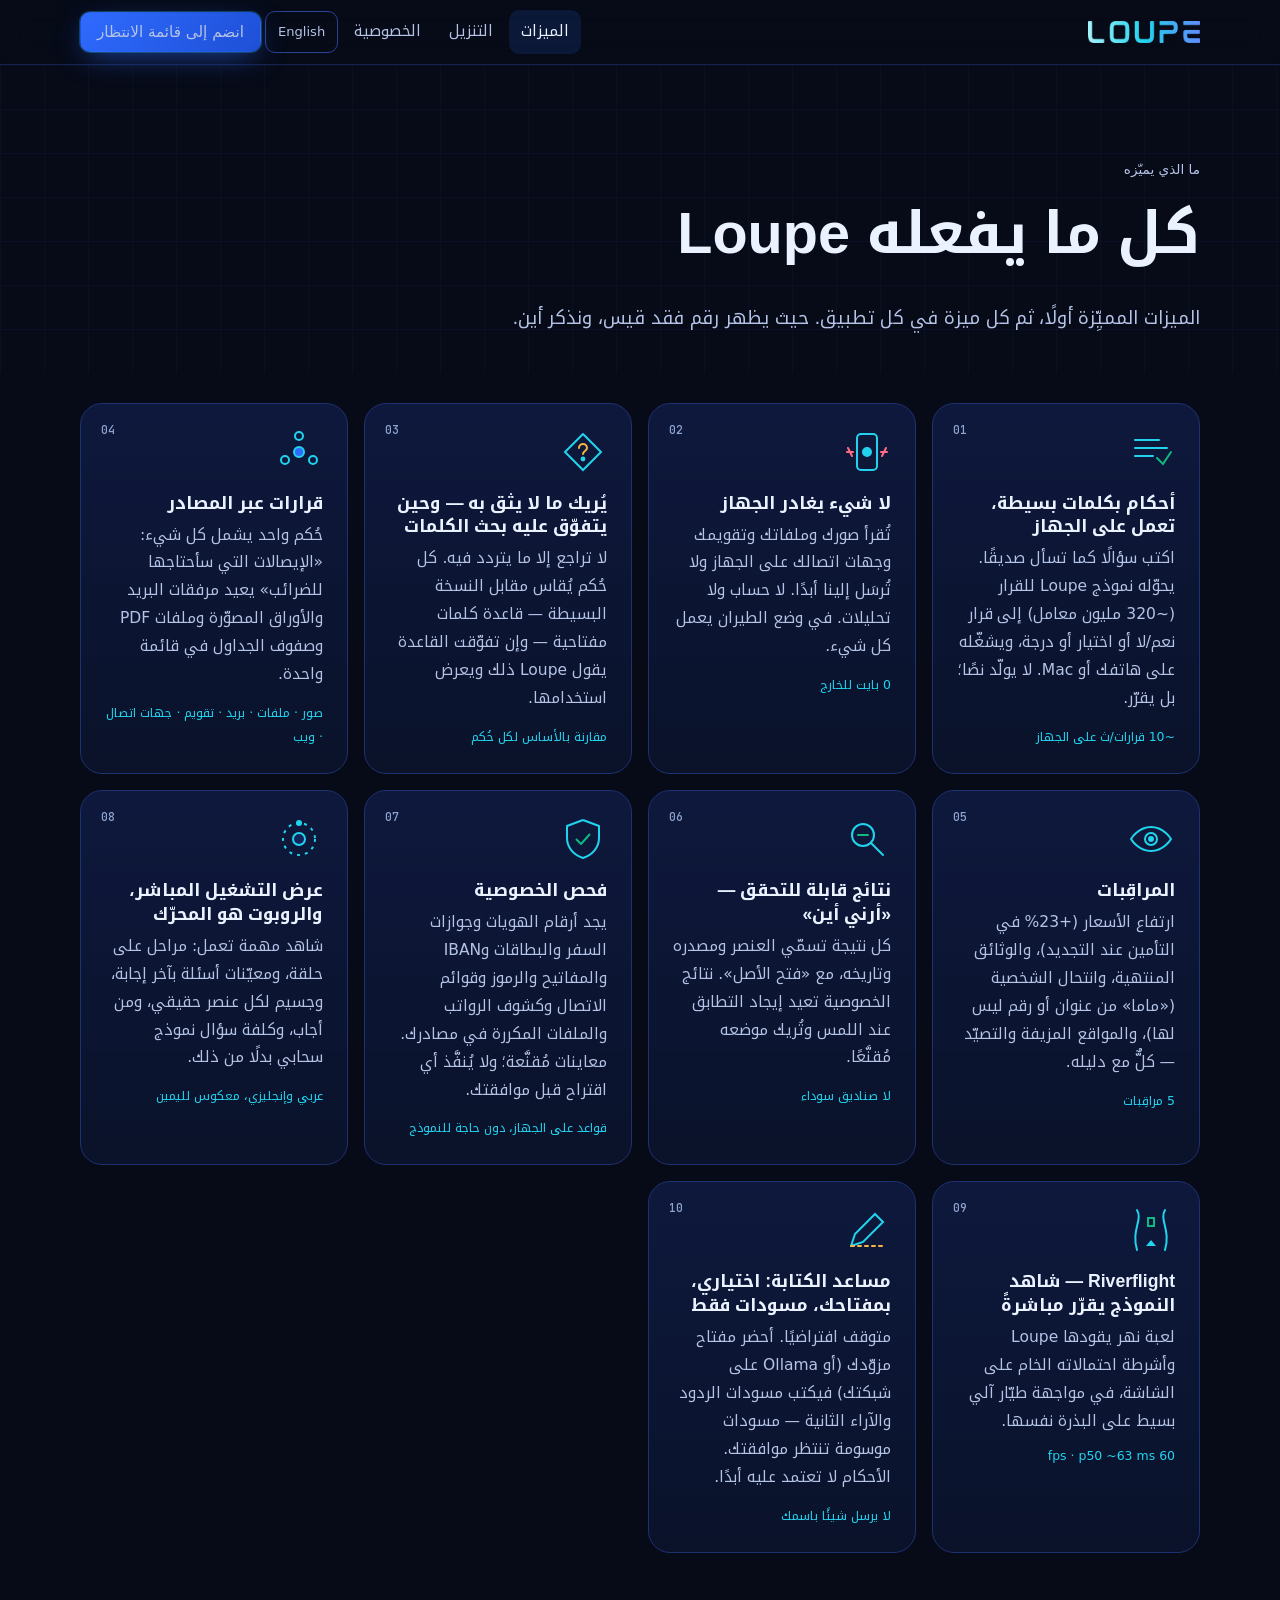
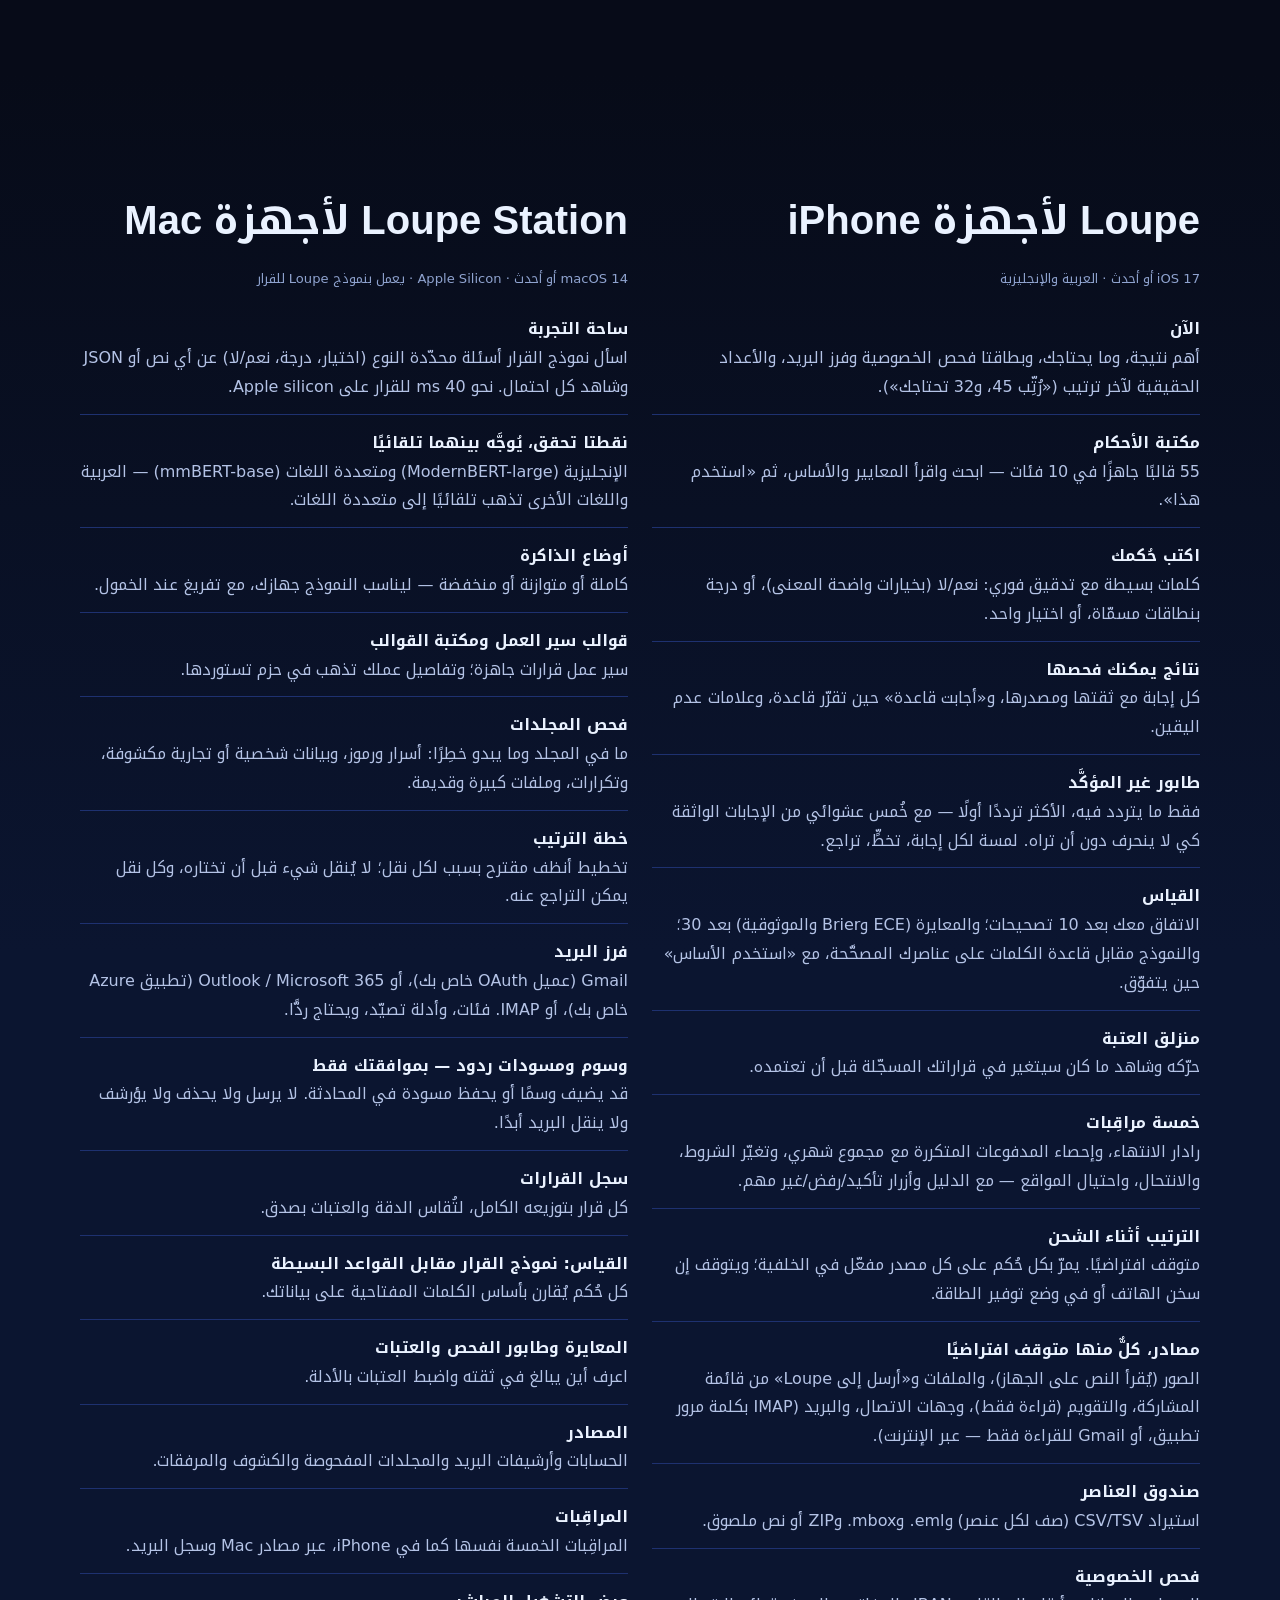
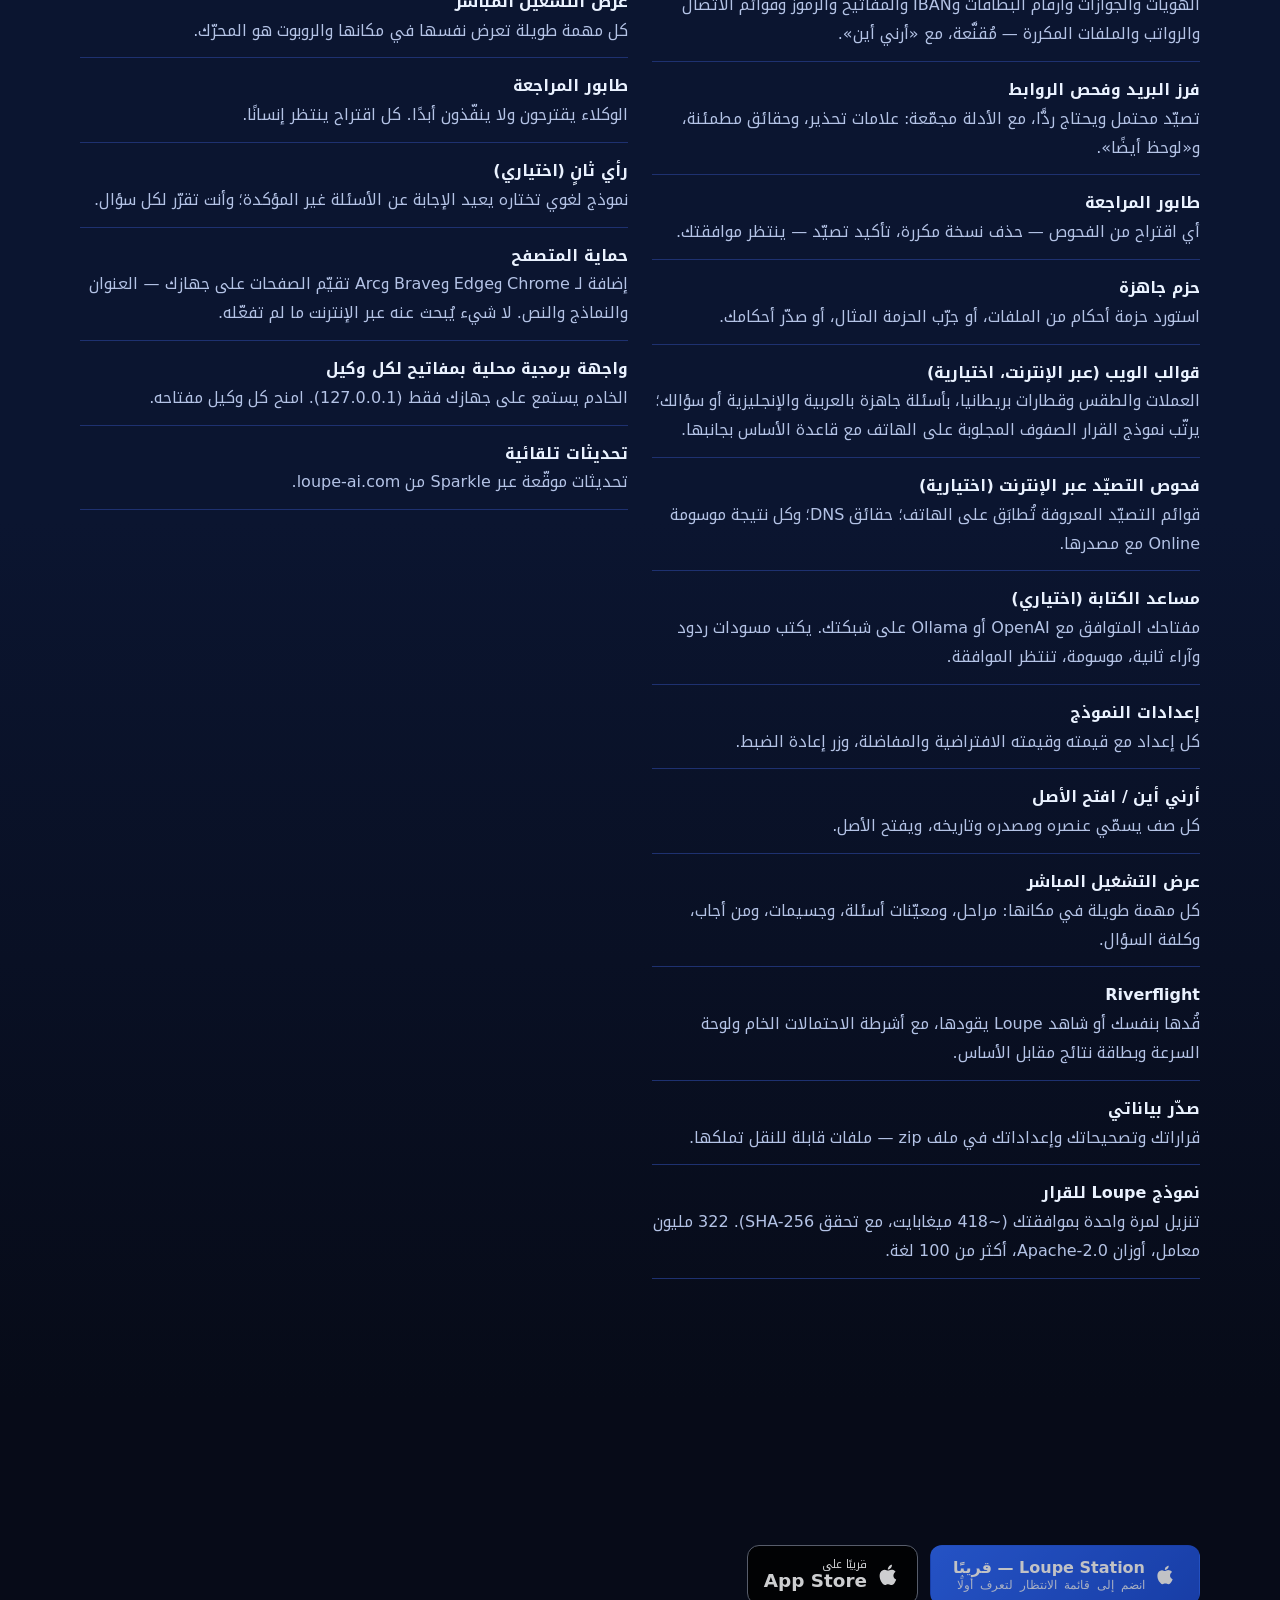
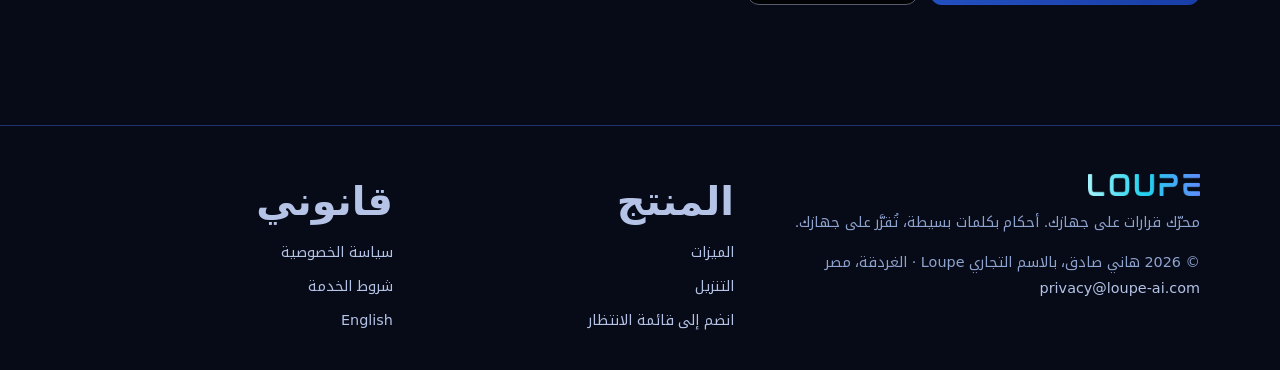
<file: ar/features/index.html>
<!doctype html>
<html lang="ar" dir="rtl" class="no-js">
<head>
<meta charset="utf-8">
<meta name="viewport" content="width=device-width,initial-scale=1,viewport-fit=cover">
<title>الميزات — Loupe لأجهزة iPhone وLoupe Station لأجهزة Mac</title>
<meta name="description" content="Loupe محرّك قرارات يعمل على جهازك. علّمه أحكامًا بكلمات بسيطة فيطبّقها على صورك وملفاتك وبريدك وتقويمك وجهات اتصالك، ويُريك ما لا يثق به، ولا يغادر جهازك شيء.">
<meta name="theme-color" content="#070B18">
<link rel="canonical" href="https://loupe-ai.com/ar/features/">
<link rel="alternate" hreflang="en" href="https://loupe-ai.com/features/">
<link rel="alternate" hreflang="ar" href="https://loupe-ai.com/ar/features/">
<link rel="alternate" hreflang="x-default" href="https://loupe-ai.com/features/">
<meta property="og:type" content="website">
<meta property="og:site_name" content="Loupe">
<meta property="og:title" content="الميزات — Loupe لأجهزة iPhone وLoupe Station لأجهزة Mac">
<meta property="og:description" content="Loupe محرّك قرارات يعمل على جهازك. علّمه أحكامًا بكلمات بسيطة فيطبّقها على صورك وملفاتك وبريدك وتقويمك وجهات اتصالك، ويُريك ما لا يثق به، ولا يغادر جهازك شيء.">
<meta property="og:url" content="https://loupe-ai.com/ar/features/">
<meta property="og:image" content="https://loupe-ai.com/assets/img/og-image.png">
<meta property="og:image:width" content="1200"><meta property="og:image:height" content="630">
<meta property="og:locale" content="ar_EG">
<meta name="twitter:card" content="summary_large_image">
<link rel="icon" href="/favicon.ico" sizes="any">
<link rel="icon" type="image/png" sizes="32x32" href="/assets/img/favicon-32.png">
<link rel="apple-touch-icon" href="/assets/img/apple-touch-icon.png">
<link rel="manifest" href="/site.webmanifest">

<link rel="preload" href="/assets/fonts/noto-kufi-arabic-arabic.woff2" as="font" type="font/woff2" crossorigin>
<link rel="stylesheet" href="/assets/css/fonts.css?v=4">
<link rel="stylesheet" href="/assets/css/site.css?v=4">

<script type="application/json" id="i18n">{"macDownload": "تنزيل لأجهزة Mac", "macReq": "macOS 14 أو أحدث · Apple Silicon", "macSoon": "Loupe Station — قريبًا", "macSoonSub": "انضم إلى قائمة الانتظار لتعرف أولًا", "iosTop": "حمّله من", "iosSoonTop": "قريبًا على", "waitlistHref": "/ar/download/#waitlist", "log": ["<span class='dim'>قراءة</span>  receipt-0412.pdf   <span class='ok'>على الجهاز</span>", "<span class='dim'>OCR</span>    IMG_2231.HEIC      <span class='ok'>على الجهاز</span>", "<span class='dim'>سؤال</span>   «إيصال للضرائب؟»   <span class='ok'>Loupe · محلي</span>", "<span class='dim'>فحص</span>    صورة جواز سفر      <span class='ok'>مُقنَّع</span>", "<span class='dim'>شبكة</span>   الطلبات: 0         <span class='ok'>0 بايت للخارج</span>", "<span class='dim'>سجل</span>    +1 صف              <span class='ok'>هذا الجهاز</span>", "<span class='dim'>طابور</span>  2 تحتاجك           <span class='ok'>محلي</span>"], "logDone": "انتهى · 1,200 خطوة محلية · 0 بايت للخارج", "airOn": "✈ وضع الطيران مفعّل — ما زال يقرّر. 0 بايت للخارج.", "airOff": "وضع الطيران متوقف — وما زال 0 بايت للخارج (المصادر المتصلة بالإنترنت متوقفة افتراضيًا).", "errEmail": "يرجى إدخال بريد إلكتروني صحيح.", "errAck": "يرجى تأكيد أنك قرأت سياسة الخصوصية.", "errRate": "عدد كبير من التسجيلات من هنا الآن. حاول مرة أخرى بعد دقائق.", "errGeneric": "حدث خطأ. حاول مرة أخرى أو راسلنا على privacy@loupe-ai.com.", "notConfigured": "التسجيل غير مفتوح بعد (لم تُربط الواجهة الخلفية للموقع). عُد قريبًا.", "sending": "جارٍ الإرسال…", "ok": "خطوة أخيرة — افحص بريدك لتأكيد الاشتراك. لن نرسل لك شيئًا قبل أن تضغط الرابط.", "toast_confirmed": "تم التأكيد. شكرًا — لن نراسلك إلا بما اخترته.", "toast_unsubscribed": "تم إلغاء اشتراكك. لن نراسلك مجددًا.", "toast_invalid": "انتهت صلاحية هذا الرابط أو استُخدم من قبل."}</script>
</head>
<body>
<a class="skip" href="#main">انتقل إلى المحتوى</a>
<header class="site-head">
<div class="wrap">
<a class="brand" href="/ar/" aria-label="Loupe — الرئيسية"><img src="/assets/img/loupe-wordmark.webp" alt="Loupe" width="112" height="22"></a>
<button class="menu-btn" aria-expanded="false" aria-controls="nav">القائمة</button>
<nav id="nav" class="nav" aria-label="الرئيسية">
<a href="/ar/features/" aria-current="page">الميزات</a>
<a href="/ar/download/">التنزيل</a>
<a href="/ar/privacy/">الخصوصية</a>
<a class="lang" href="/features/" hreflang="en" lang="en">English</a>
<a class="btn btn-primary" href="/ar/download/#waitlist" style="min-height:40px;padding:8px 16px">انضم إلى قائمة الانتظار</a>
</nav>
</div>
</header>

<main id="main">
<section class="page-hero grid-bg"><div class="wrap"><p class="eyebrow">ما الذي يميّزه</p><h1>كل ما يفعله Loupe</h1><p>الميزات المميِّزة أولًا، ثم كل ميزة في كل تطبيق. حيث يظهر رقم فقد قيس، ونذكر أين.</p></div></section>
<section style="padding-top:30px"><div class="wrap"><div class="diff-grid"><article class="card reveal"><span class="num mono">01</span><div class="ico"><svg viewBox="0 0 48 48" fill="none" stroke="currentColor" stroke-width="2" stroke-linecap="round" aria-hidden="true"><path class="draw" d="M8 12h24M8 20h32M8 28h18"/><path d="M30 30l6 6 8-12" stroke="#10B981" class="draw"/></svg></div><h3>أحكام بكلمات بسيطة، تعمل على الجهاز</h3><p>اكتب سؤالًا كما تسأل صديقًا. يحوّله نموذج Loupe للقرار (~320 مليون معامل) إلى قرار نعم/لا أو اختيار أو درجة، ويشغّله على هاتفك أو Mac. لا يولّد نصًا؛ بل يقرّر.</p><span class="fact">~10 قرارات/ث على الجهاز</span></article><article class="card reveal"><span class="num mono">02</span><div class="ico"><svg viewBox="0 0 48 48" fill="none" stroke="currentColor" stroke-width="2" aria-hidden="true"><rect x="14" y="6" width="20" height="36" rx="4" class="draw"/><circle cx="24" cy="24" r="4" fill="#22D3EE" class="blink"/><path d="M4 24h6M38 24h6" stroke="#FF6B81" stroke-linecap="round"/><path d="M5 20l4 8M43 20l-4 8" stroke="#FF6B81" stroke-linecap="round"/></svg></div><h3>لا شيء يغادر الجهاز</h3><p>تُقرأ صورك وملفاتك وتقويمك وجهات اتصالك على الجهاز ولا تُرسَل إلينا أبدًا. لا حساب ولا تحليلات. في وضع الطيران يعمل كل شيء.</p><span class="fact">0 بايت للخارج</span></article><article class="card reveal"><span class="num mono">03</span><div class="ico"><svg viewBox="0 0 48 48" fill="none" stroke="currentColor" stroke-width="2" stroke-linecap="round" aria-hidden="true"><path d="M24 6l18 18-18 18L6 24z" class="draw"/><path d="M20 20a4 4 0 118 0c0 3-4 3-4 6" stroke="#F5B544"/><circle cx="24" cy="31" r="1.4" fill="#F5B544" class="blink"/></svg></div><h3>يُريك ما لا يثق به — وحين يتفوّق عليه بحث الكلمات</h3><p>لا تراجع إلا ما يتردد فيه. كل حُكم يُقاس مقابل النسخة البسيطة — قاعدة كلمات مفتاحية — وإن تفوّقت القاعدة يقول Loupe ذلك ويعرض استخدامها.</p><span class="fact">مقارنة بالأساس لكل حُكم</span></article><article class="card reveal"><span class="num mono">04</span><div class="ico"><svg viewBox="0 0 48 48" fill="none" stroke="currentColor" stroke-width="2" aria-hidden="true"><g class="spin"><circle cx="24" cy="8" r="4"/><circle cx="38" cy="32" r="4"/><circle cx="10" cy="32" r="4"/></g><circle cx="24" cy="24" r="5" fill="#2F6BFF" stroke="#22D3EE"/></svg></div><h3>قرارات عبر المصادر</h3><p>حُكم واحد يشمل كل شيء: «الإيصالات التي سأحتاجها للضرائب» يعيد مرفقات البريد والأوراق المصوّرة وملفات PDF وصفوف الجداول في قائمة واحدة.</p><span class="fact">صور · ملفات · بريد · تقويم · جهات اتصال · ويب</span></article><article class="card reveal"><span class="num mono">05</span><div class="ico"><svg viewBox="0 0 48 48" fill="none" stroke="currentColor" stroke-width="2" stroke-linecap="round" aria-hidden="true"><path d="M4 24s7-12 20-12 20 12 20 12-7 12-20 12S4 24 4 24z" class="draw"/><circle cx="24" cy="24" r="6"/><circle cx="24" cy="24" r="2" fill="#22D3EE" class="blink"/></svg></div><h3>المراقِبات</h3><p>ارتفاع الأسعار (+23% في التأمين عند التجديد)، والوثائق المنتهية، وانتحال الشخصية («ماما» من عنوان أو رقم ليس لها)، والمواقع المزيفة والتصيّد — كلٌّ مع دليله.</p><span class="fact">5 مراقِبات</span></article><article class="card reveal"><span class="num mono">06</span><div class="ico"><svg viewBox="0 0 48 48" fill="none" stroke="currentColor" stroke-width="2" stroke-linecap="round" aria-hidden="true"><circle cx="20" cy="20" r="11" class="draw"/><path d="M28 28l12 12"/><path d="M15 20h10" stroke="#10B981" class="blink"/></svg></div><h3>نتائج قابلة للتحقق — «أرني أين»</h3><p>كل نتيجة تسمّي العنصر ومصدره وتاريخه، مع «فتح الأصل». نتائج الخصوصية تعيد إيجاد التطابق عند اللمس وتُريك موضعه مُقنَّعًا.</p><span class="fact">لا صناديق سوداء</span></article><article class="card reveal"><span class="num mono">07</span><div class="ico"><svg viewBox="0 0 48 48" fill="none" stroke="currentColor" stroke-width="2" stroke-linejoin="round" aria-hidden="true"><path d="M24 5l16 6v12c0 10-7 17-16 20C15 40 8 33 8 23V11z" class="draw"/><path d="M17 24l5 5 9-10" stroke="#10B981" class="draw"/></svg></div><h3>فحص الخصوصية</h3><p>يجد أرقام الهويات وجوازات السفر والبطاقات وIBAN والمفاتيح والرموز وقوائم الاتصال وكشوف الرواتب والملفات المكررة في مصادرك. معاينات مُقنَّعة؛ ولا يُنفَّذ أي اقتراح قبل موافقتك.</p><span class="fact">قواعد على الجهاز، دون حاجة للنموذج</span></article><article class="card reveal"><span class="num mono">08</span><div class="ico"><svg viewBox="0 0 48 48" fill="none" stroke="currentColor" stroke-width="2" aria-hidden="true"><circle cx="24" cy="24" r="16" stroke-dasharray="3 5"/><g class="orbit"><circle cx="24" cy="8" r="3" fill="#22D3EE" stroke="none"/></g><circle cx="24" cy="24" r="6" fill="#13235A"/></svg></div><h3>عرض التشغيل المباشر، والروبوت هو المحرّك</h3><p>شاهد مهمة تعمل: مراحل على حلقة، ومعيّنات أسئلة بآخر إجابة، وجسيم لكل عنصر حقيقي، ومن أجاب، وكلفة سؤال نموذج سحابي بدلًا من ذلك.</p><span class="fact">عربي وإنجليزي، معكوس لليمين</span></article><article class="card reveal"><span class="num mono">09</span><div class="ico"><svg viewBox="0 0 48 48" fill="none" stroke="currentColor" stroke-width="2" stroke-linecap="round" aria-hidden="true"><path d="M10 4c6 10-6 20 0 40M38 4c-6 10 6 20 0 40" class="draw"/><path d="M24 34l-5 6h10z" fill="#22D3EE" stroke="none"/><rect x="21" y="12" width="6" height="8" stroke="#10B981" class="blink"/></svg></div><h3>Riverflight — شاهد النموذج يقرّر مباشرةً</h3><p>لعبة نهر يقودها Loupe وأشرطة احتمالاته الخام على الشاشة، في مواجهة طيّار آلي بسيط على البذرة نفسها.</p><span class="fact">60 fps · p50 ~63 ms</span></article><article class="card reveal"><span class="num mono">10</span><div class="ico"><svg viewBox="0 0 48 48" fill="none" stroke="currentColor" stroke-width="2" stroke-linecap="round" aria-hidden="true"><path d="M8 40l4-12 20-20 8 8-20 20z" class="draw"/><path d="M8 40h32" stroke="#F5B544" stroke-dasharray="3 4"/></svg></div><h3>مساعد الكتابة: اختياري، بمفتاحك، مسودات فقط</h3><p>متوقف افتراضيًا. أحضر مفتاح مزوّدك (أو Ollama على شبكتك) فيكتب مسودات الردود والآراء الثانية — مسودات موسومة تنتظر موافقتك. الأحكام لا تعتمد عليه أبدًا.</p><span class="fact">لا يرسل شيئًا باسمك</span></article></div></div></section>
<section class="alt"><div class="wrap feat-cols">
<div><h2>Loupe لأجهزة iPhone</h2><p class="small mono">iOS 17 أو أحدث · العربية والإنجليزية</p><ul class="feat-list"><li><b>الآن</b>أهم نتيجة، وما يحتاجك، وبطاقتا فحص الخصوصية وفرز البريد، والأعداد الحقيقية لآخر ترتيب («رُتِّب 45، و32 تحتاجك»).</li><li><b>مكتبة الأحكام</b>55 قالبًا جاهزًا في 10 فئات — ابحث واقرأ المعايير والأساس، ثم «استخدم هذا».</li><li><b>اكتب حُكمك</b>كلمات بسيطة مع تدقيق فوري: نعم/لا (بخيارات واضحة المعنى)، أو درجة بنطاقات مسمّاة، أو اختيار واحد.</li><li><b>نتائج يمكنك فحصها</b>كل إجابة مع ثقتها ومصدرها، و«أجابت قاعدة» حين تقرّر قاعدة، وعلامات عدم اليقين.</li><li><b>طابور غير المؤكَّد</b>فقط ما يتردد فيه، الأكثر ترددًا أولًا — مع خُمس عشوائي من الإجابات الواثقة كي لا ينحرف دون أن تراه. لمسة لكل إجابة، تخطٍّ، تراجع.</li><li><b>القياس</b>الاتفاق معك بعد 10 تصحيحات؛ والمعايرة (ECE وBrier والموثوقية) بعد 30؛ والنموذج مقابل قاعدة الكلمات على عناصرك المصحَّحة، مع «استخدم الأساس» حين يتفوّق.</li><li><b>منزلق العتبة</b>حرّكه وشاهد ما كان سيتغير في قراراتك المسجّلة قبل أن تعتمده.</li><li><b>خمسة مراقِبات</b>رادار الانتهاء، وإحصاء المدفوعات المتكررة مع مجموع شهري، وتغيّر الشروط، والانتحال، واحتيال المواقع — مع الدليل وأزرار تأكيد/رفض/غير مهم.</li><li><b>الترتيب أثناء الشحن</b>متوقف افتراضيًا. يمرّ بكل حُكم على كل مصدر مفعّل في الخلفية؛ ويتوقف إن سخن الهاتف أو في وضع توفير الطاقة.</li><li><b>مصادر، كلٌّ منها متوقف افتراضيًا</b>الصور (يُقرأ النص على الجهاز)، والملفات و«أرسل إلى Loupe» من قائمة المشاركة، والتقويم (قراءة فقط)، وجهات الاتصال، والبريد (IMAP بكلمة مرور تطبيق، أو Gmail للقراءة فقط — عبر الإنترنت).</li><li><b>صندوق العناصر</b>استيراد CSV/TSV (صف لكل عنصر) و‎.eml و‎.mbox وZIP أو نص ملصوق.</li><li><b>فحص الخصوصية</b>الهويات والجوازات وأرقام البطاقات وIBAN والمفاتيح والرموز وقوائم الاتصال والرواتب والملفات المكررة — مُقنَّعة، مع «أرني أين».</li><li><b>فرز البريد وفحص الروابط</b>تصيّد محتمل ويحتاج ردًّا، مع الأدلة مجمّعة: علامات تحذير، وحقائق مطمئنة، و«لوحظ أيضًا».</li><li><b>طابور المراجعة</b>أي اقتراح من الفحوص — حذف نسخة مكررة، تأكيد تصيّد — ينتظر موافقتك.</li><li><b>حزم جاهزة</b>استورد حزمة أحكام من الملفات، أو جرّب الحزمة المثال، أو صدّر أحكامك.</li><li><b>قوالب الويب (عبر الإنترنت، اختيارية)</b>العملات والطقس وقطارات بريطانيا، بأسئلة جاهزة بالعربية والإنجليزية أو سؤالك؛ يرتّب نموذج القرار الصفوف المجلوبة على الهاتف مع قاعدة الأساس بجانبها.</li><li><b>فحوص التصيّد عبر الإنترنت (اختيارية)</b>قوائم التصيّد المعروفة تُطابَق على الهاتف؛ حقائق DNS؛ وكل نتيجة موسومة Online مع مصدرها.</li><li><b>مساعد الكتابة (اختياري)</b>مفتاحك المتوافق مع OpenAI أو Ollama على شبكتك. يكتب مسودات ردود وآراء ثانية، موسومة، تنتظر الموافقة.</li><li><b>إعدادات النموذج</b>كل إعداد مع قيمته وقيمته الافتراضية والمفاضلة، وزر إعادة الضبط.</li><li><b>أرني أين / افتح الأصل</b>كل صف يسمّي عنصره ومصدره وتاريخه، ويفتح الأصل.</li><li><b>عرض التشغيل المباشر</b>كل مهمة طويلة في مكانها: مراحل، ومعيّنات أسئلة، وجسيمات، ومن أجاب، وكلفة السؤال.</li><li><b>Riverflight</b>قُدها بنفسك أو شاهد Loupe يقودها، مع أشرطة الاحتمالات الخام ولوحة السرعة وبطاقة نتائج مقابل الأساس.</li><li><b>صدّر بياناتي</b>قراراتك وتصحيحاتك وإعداداتك في ملف zip — ملفات قابلة للنقل تملكها.</li><li><b>نموذج Loupe للقرار</b>تنزيل لمرة واحدة بموافقتك (~418 ميغابايت، مع تحقق SHA-256). 322 مليون معامل، أوزان Apache-2.0، أكثر من 100 لغة.</li></ul></div>
<div><h2>Loupe Station لأجهزة Mac</h2><p class="small mono">macOS 14 أو أحدث · Apple Silicon · يعمل بنموذج Loupe للقرار</p><ul class="feat-list"><li><b>ساحة التجربة</b>اسأل نموذج القرار أسئلة محدّدة النوع (اختيار، درجة، نعم/لا) عن أي نص أو JSON وشاهد كل احتمال. نحو 40 ms للقرار على Apple silicon.</li><li><b>نقطتا تحقق، يُوجَّه بينهما تلقائيًا</b>الإنجليزية (ModernBERT-large) ومتعددة اللغات (mmBERT-base) — العربية واللغات الأخرى تذهب تلقائيًا إلى متعددة اللغات.</li><li><b>أوضاع الذاكرة</b>كاملة أو متوازنة أو منخفضة — ليناسب النموذج جهازك، مع تفريغ عند الخمول.</li><li><b>قوالب سير العمل ومكتبة القوالب</b>سير عمل قرارات جاهزة؛ وتفاصيل عملك تذهب في حزم تستوردها.</li><li><b>فحص المجلدات</b>ما في المجلد وما يبدو خطِرًا: أسرار ورموز، وبيانات شخصية أو تجارية مكشوفة، وتكرارات، وملفات كبيرة وقديمة.</li><li><b>خطة الترتيب</b>تخطيط أنظف مقترح بسبب لكل نقل؛ لا يُنقل شيء قبل أن تختاره، وكل نقل يمكن التراجع عنه.</li><li><b>فرز البريد</b>Gmail (عميل OAuth خاص بك)، أو Outlook / Microsoft 365 (تطبيق Azure خاص بك)، أو IMAP. فئات، وأدلة تصيّد، ويحتاج ردًّا.</li><li><b>وسوم ومسودات ردود — بموافقتك فقط</b>قد يضيف وسمًا أو يحفظ مسودة في المحادثة. لا يرسل ولا يحذف ولا يؤرشف ولا ينقل البريد أبدًا.</li><li><b>سجل القرارات</b>كل قرار بتوزيعه الكامل، لتُقاس الدقة والعتبات بصدق.</li><li><b>القياس: نموذج القرار مقابل القواعد البسيطة</b>كل حُكم يُقارن بأساس الكلمات المفتاحية على بياناتك.</li><li><b>المعايرة وطابور الفحص والعتبات</b>اعرف أين يبالغ في ثقته واضبط العتبات بالأدلة.</li><li><b>المصادر</b>الحسابات وأرشيفات البريد والمجلدات المفحوصة والكشوف والمرفقات.</li><li><b>المراقِبات</b>المراقِبات الخمسة نفسها كما في iPhone، عبر مصادر Mac وسجل البريد.</li><li><b>عرض التشغيل المباشر</b>كل مهمة طويلة تعرض نفسها في مكانها والروبوت هو المحرّك.</li><li><b>طابور المراجعة</b>الوكلاء يقترحون ولا ينفّذون أبدًا. كل اقتراح ينتظر إنسانًا.</li><li><b>رأي ثانٍ (اختياري)</b>نموذج لغوي تختاره يعيد الإجابة عن الأسئلة غير المؤكدة؛ وأنت تقرّر لكل سؤال.</li><li><b>حماية المتصفح</b>إضافة لـ Chrome وEdge وBrave وArc تقيّم الصفحات على جهازك — العنوان والنماذج والنص. لا شيء يُبحث عنه عبر الإنترنت ما لم تفعّله.</li><li><b>واجهة برمجية محلية بمفاتيح لكل وكيل</b>الخادم يستمع على جهازك فقط (127.0.0.1). امنح كل وكيل مفتاحه.</li><li><b>تحديثات تلقائية</b>تحديثات موقّعة عبر Sparkle من loupe-ai.com.</li></ul></div>
</div></section>
<section><div class="wrap"><div class="cta-row"><a class="btn btn-primary" href="/ar/download/#waitlist" data-download="mac" data-platform="mac" aria-disabled="true"><svg width=22 height=22 viewBox="0 0 24 24" fill="currentColor" aria-hidden="true"><path d="M16.4 12.6c0-2.6 2.1-3.8 2.2-3.9-1.2-1.8-3.1-2-3.7-2-1.6-.2-3.1.9-3.9.9-.8 0-2-.9-3.3-.9-1.7 0-3.3 1-4.2 2.5-1.8 3.1-.5 7.7 1.3 10.2.9 1.2 1.9 2.6 3.2 2.6 1.3-.1 1.8-.8 3.3-.8 1.6 0 2 .8 3.4.8 1.4 0 2.3-1.3 3.1-2.5 1-1.4 1.4-2.8 1.4-2.9 0 0-2.8-1-2.8-4zM13.9 5c.7-.9 1.2-2 1-3.2-1 0-2.3.7-3 1.6-.7.8-1.2 2-1.1 3.1 1.2.1 2.3-.6 3.1-1.5z"/></svg><span class="btn-stack"><span class="lbl">Loupe Station — قريبًا</span><small>انضم إلى قائمة الانتظار لتعرف أولًا</small></span></a><a class="appstore" href="/ar/download/#waitlist" data-download="ios" data-platform="ios" aria-disabled="true"><svg viewBox="0 0 24 24" fill="currentColor" aria-hidden="true"><path d="M16.4 12.6c0-2.6 2.1-3.8 2.2-3.9-1.2-1.8-3.1-2-3.7-2-1.6-.2-3.1.9-3.9.9-.8 0-2-.9-3.3-.9-1.7 0-3.3 1-4.2 2.5-1.8 3.1-.5 7.7 1.3 10.2.9 1.2 1.9 2.6 3.2 2.6 1.3-.1 1.8-.8 3.3-.8 1.6 0 2 .8 3.4.8 1.4 0 2.3-1.3 3.1-2.5 1-1.4 1.4-2.8 1.4-2.9 0 0-2.8-1-2.8-4zM13.9 5c.7-.9 1.2-2 1-3.2-1 0-2.3.7-3 1.6-.7.8-1.2 2-1.1 3.1 1.2.1 2.3-.6 3.1-1.5z"/></svg><span><span class="top">قريبًا على</span><b>App Store</b></span></a></div></div></section>
</main>
<footer class="site-foot">
<div class="wrap">
<div><img src="/assets/img/loupe-wordmark.webp" alt="Loupe" width="112" height="22" loading="lazy" style="height:22px;width:auto;margin-bottom:14px"><p>محرّك قرارات على جهازك. أحكام بكلمات بسيطة، تُقرَّر على جهازك.</p><p>© 2026 هاني صادق، بالاسم التجاري Loupe · الغردقة، مصر<br><a href="mailto:privacy@loupe-ai.com">privacy@loupe-ai.com</a></p></div>
<div><h2>المنتج</h2><ul>
<li><a href="/ar/features/">الميزات</a></li>
<li><a href="/ar/download/">التنزيل</a></li>
<li><a href="/ar/download/#waitlist">انضم إلى قائمة الانتظار</a></li></ul></div>
<div><h2>قانوني</h2><ul>
<li><a href="/ar/privacy/">سياسة الخصوصية</a></li>
<li><a href="/ar/terms/">شروط الخدمة</a></li>
<li><a href="/" lang="en" hreflang="en">English</a></li></ul></div>
</div>
</footer>
<script src="/assets/config.js?v=4" defer></script>
<script src="/assets/js/main.js?v=4" defer></script>
</body>
</html>
</file>
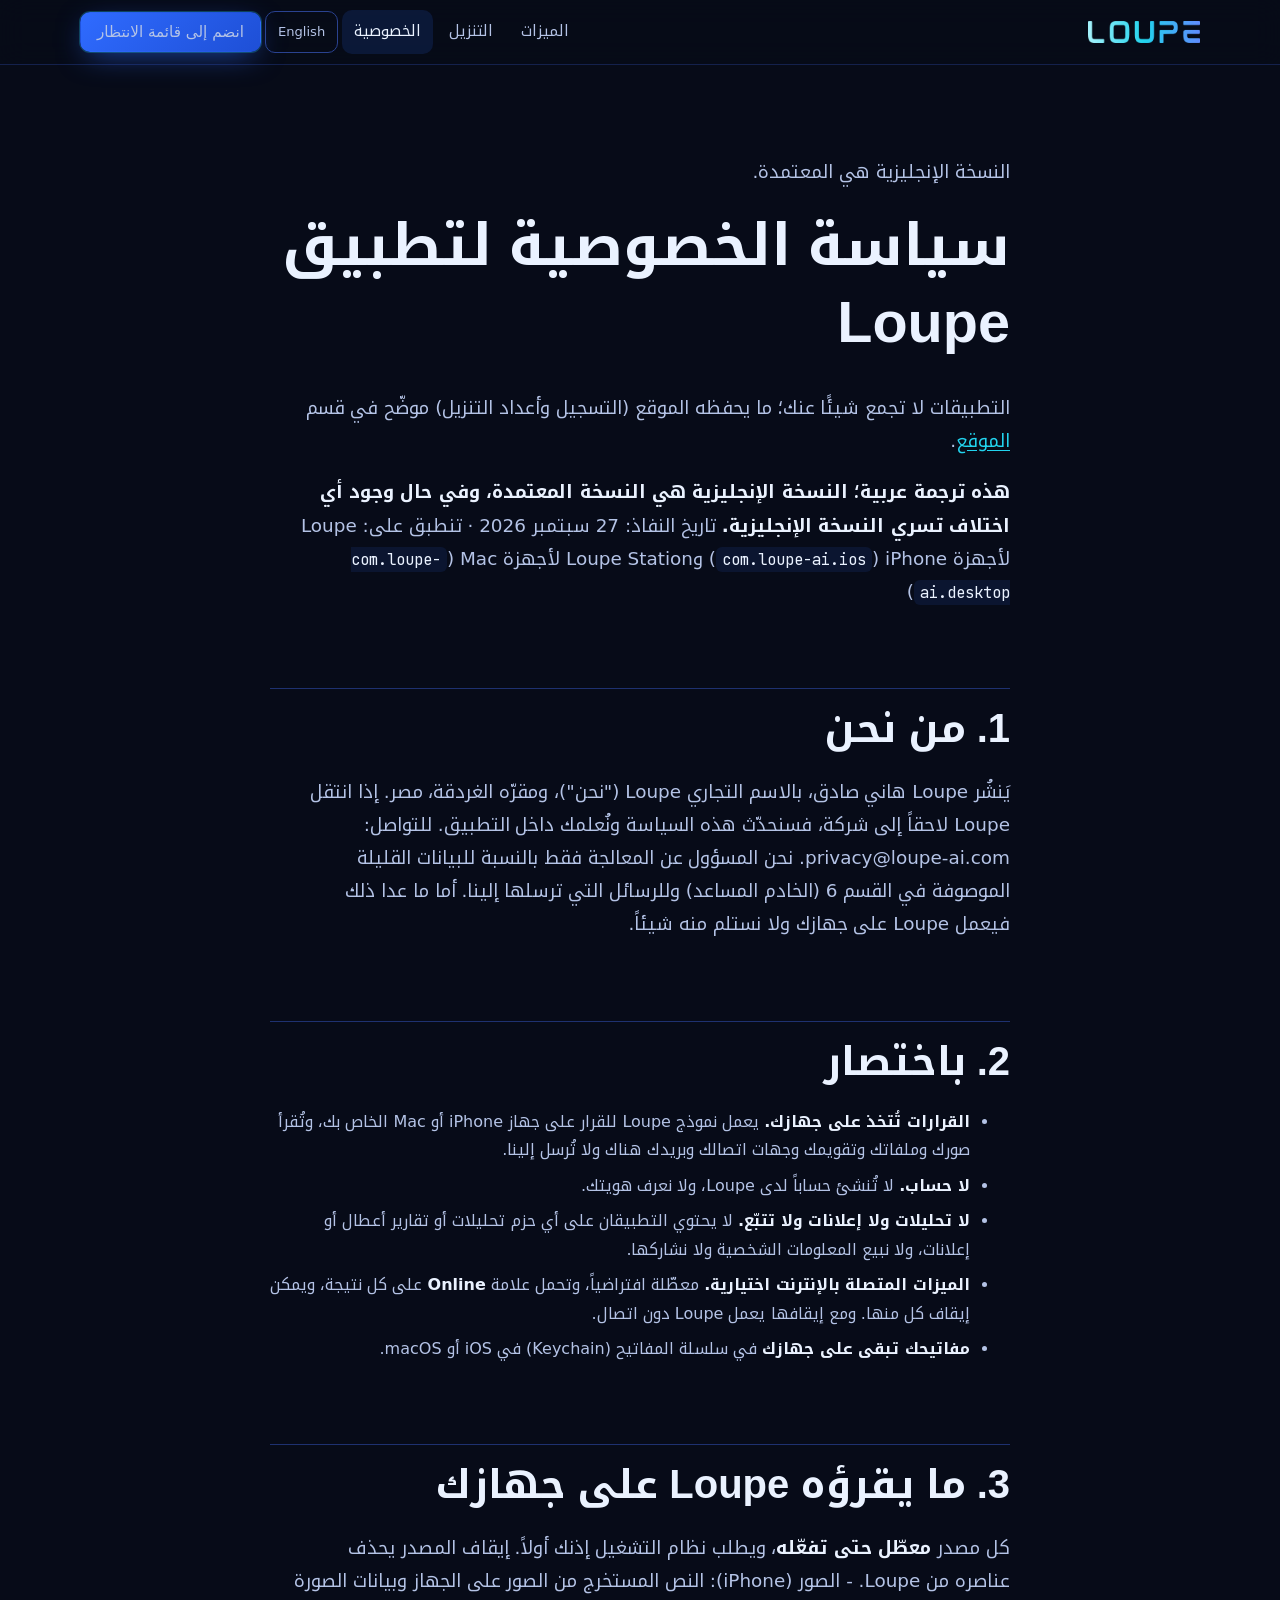
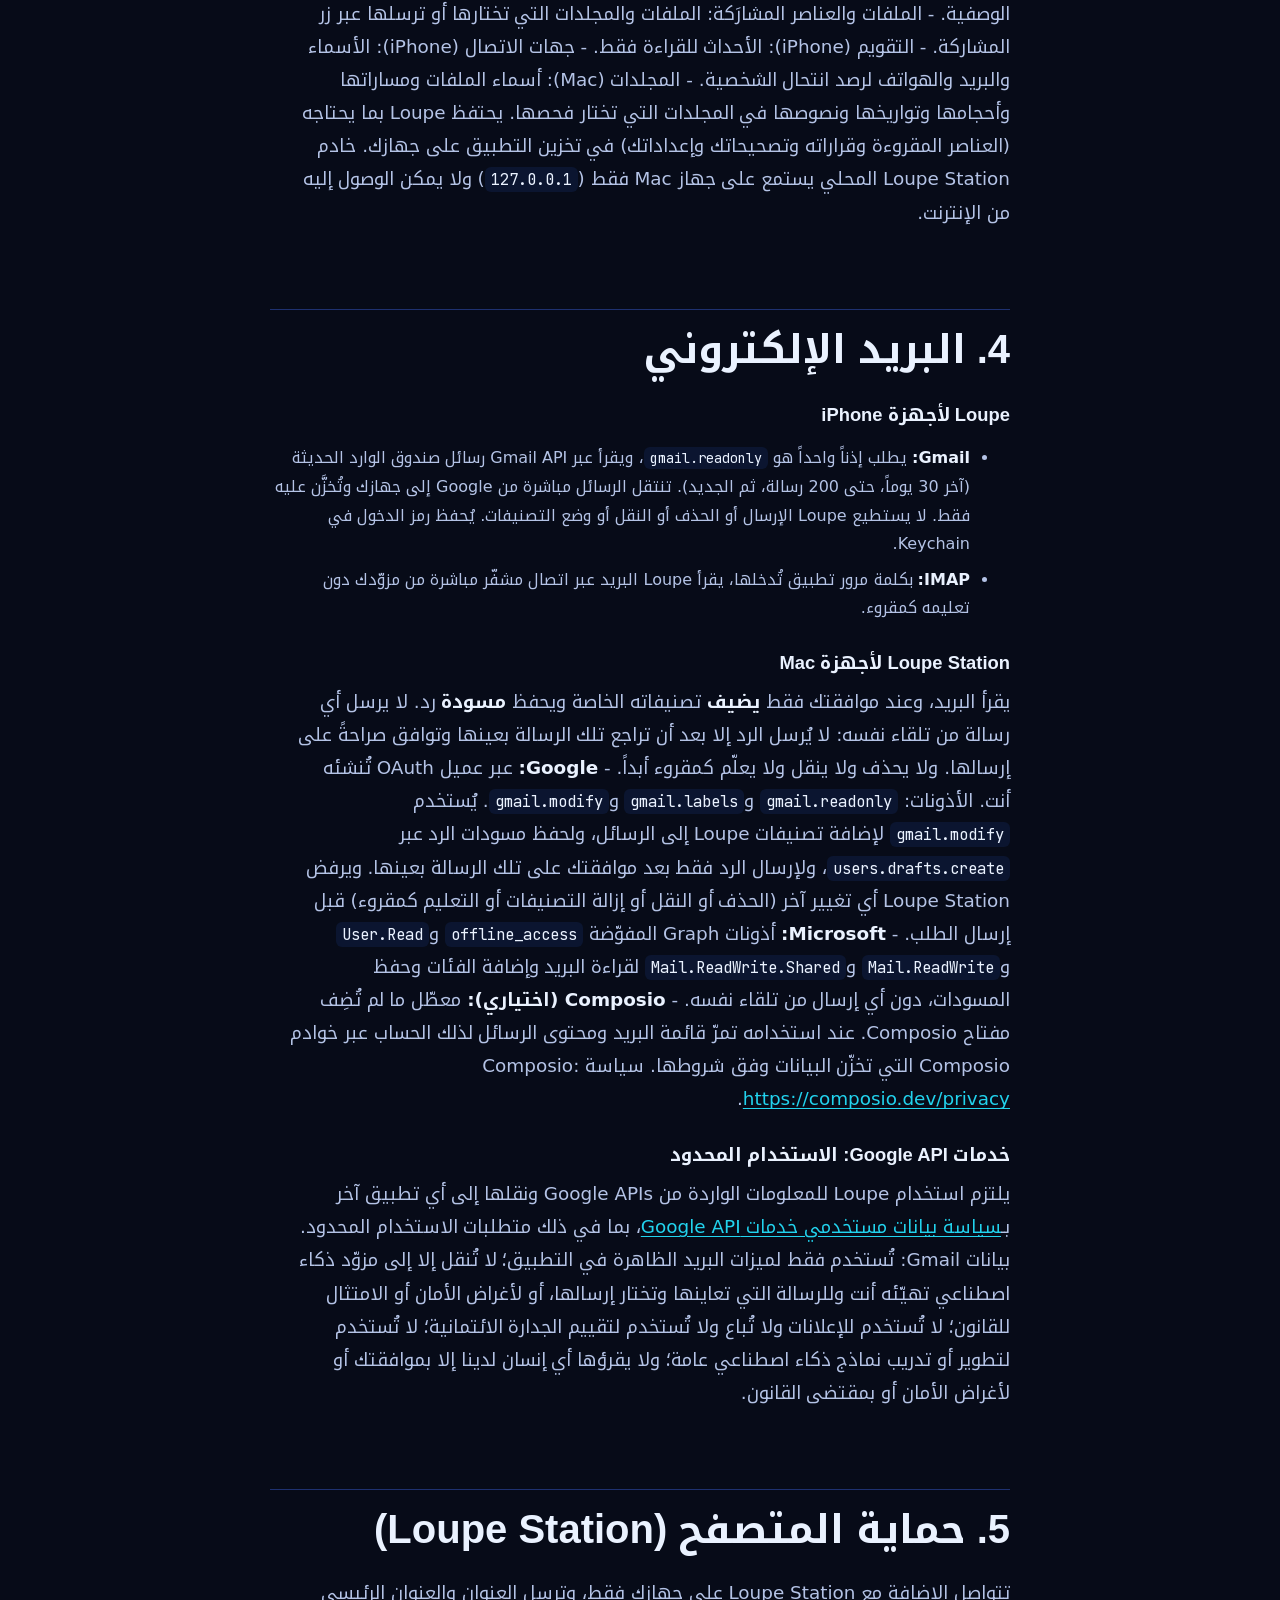
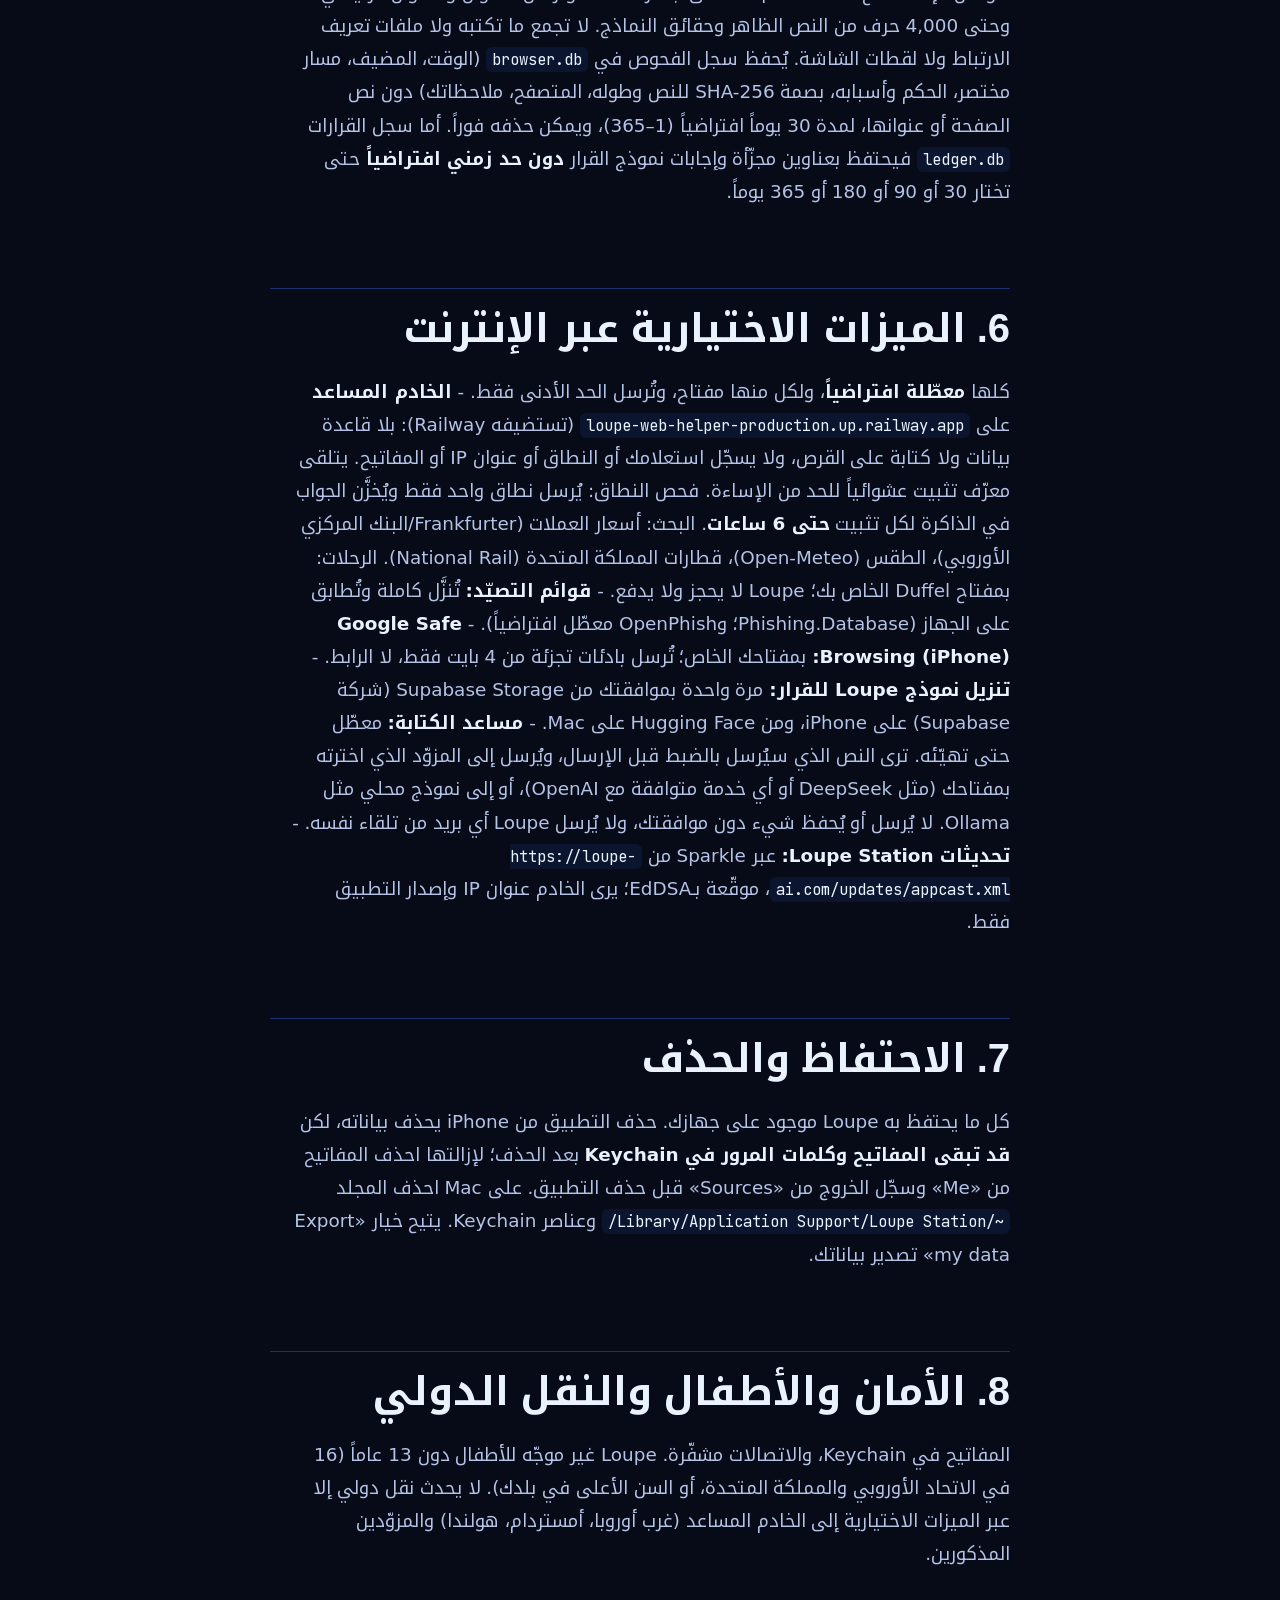
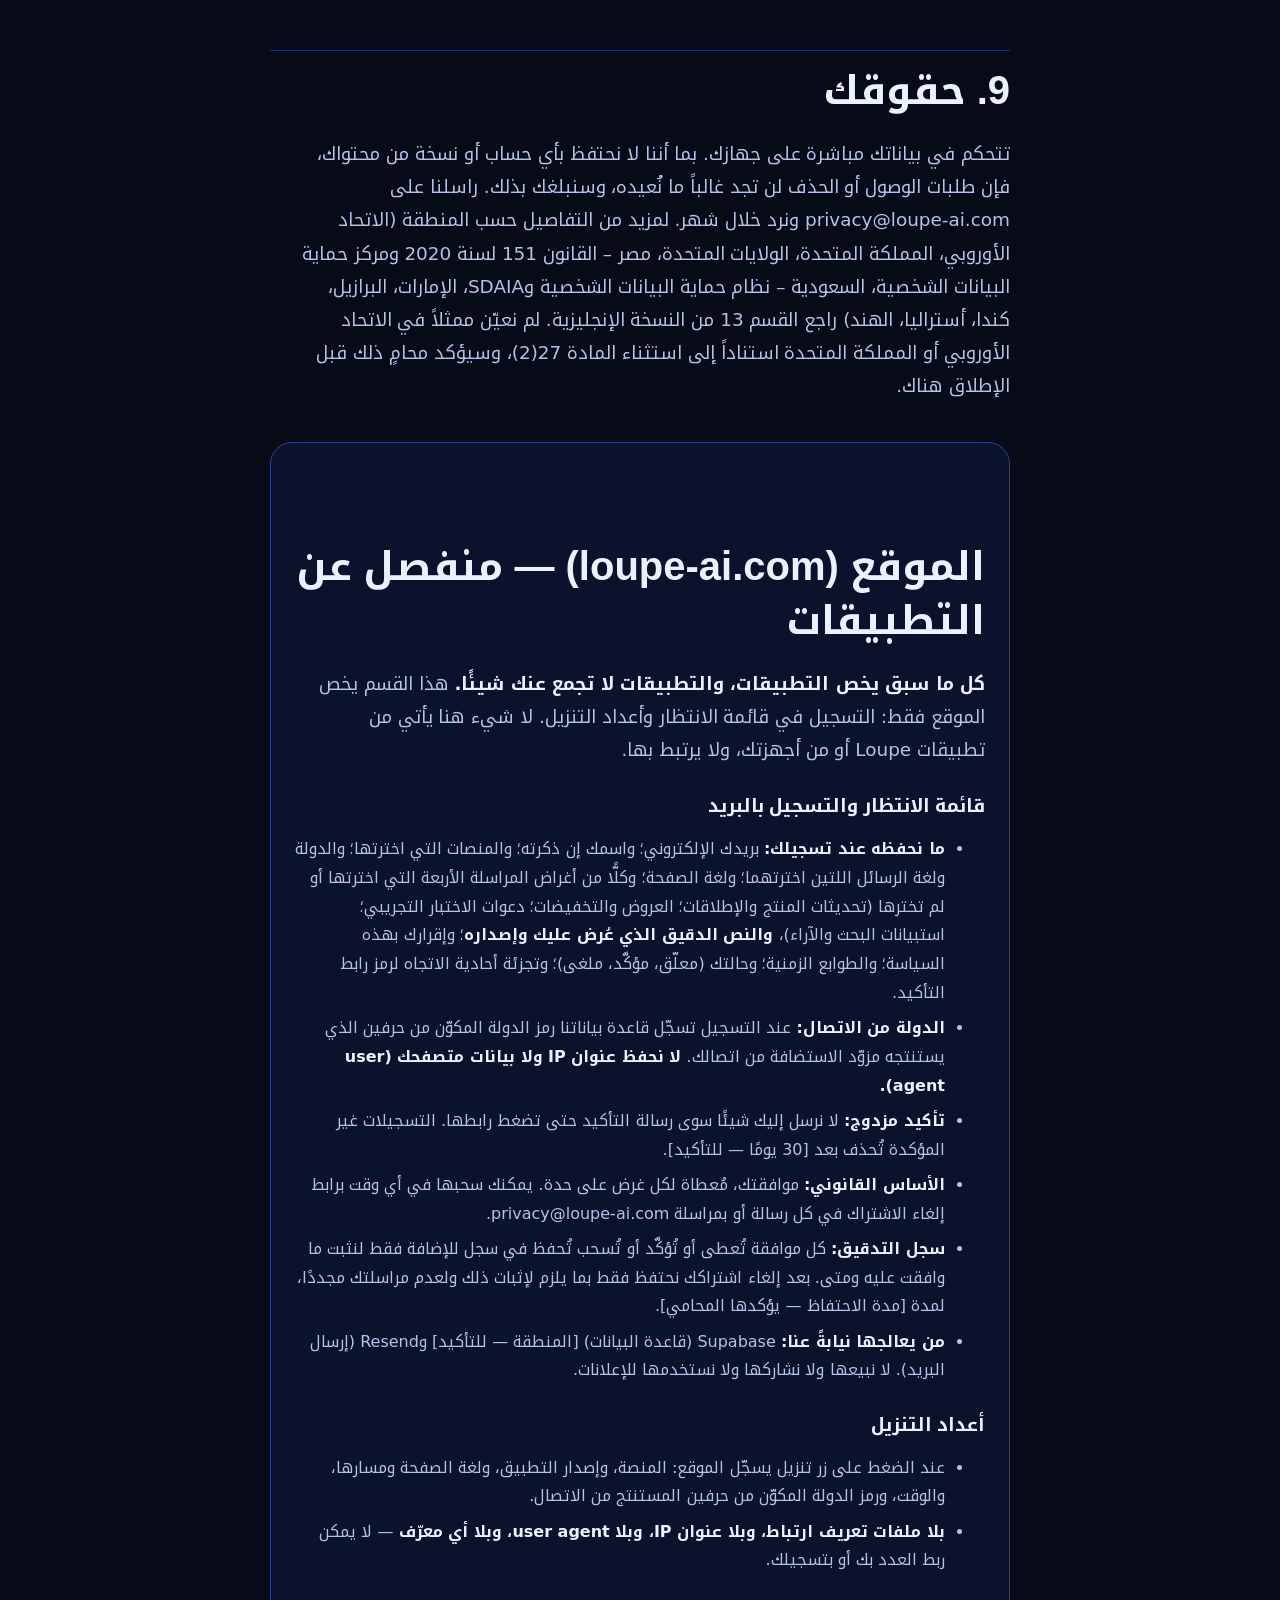
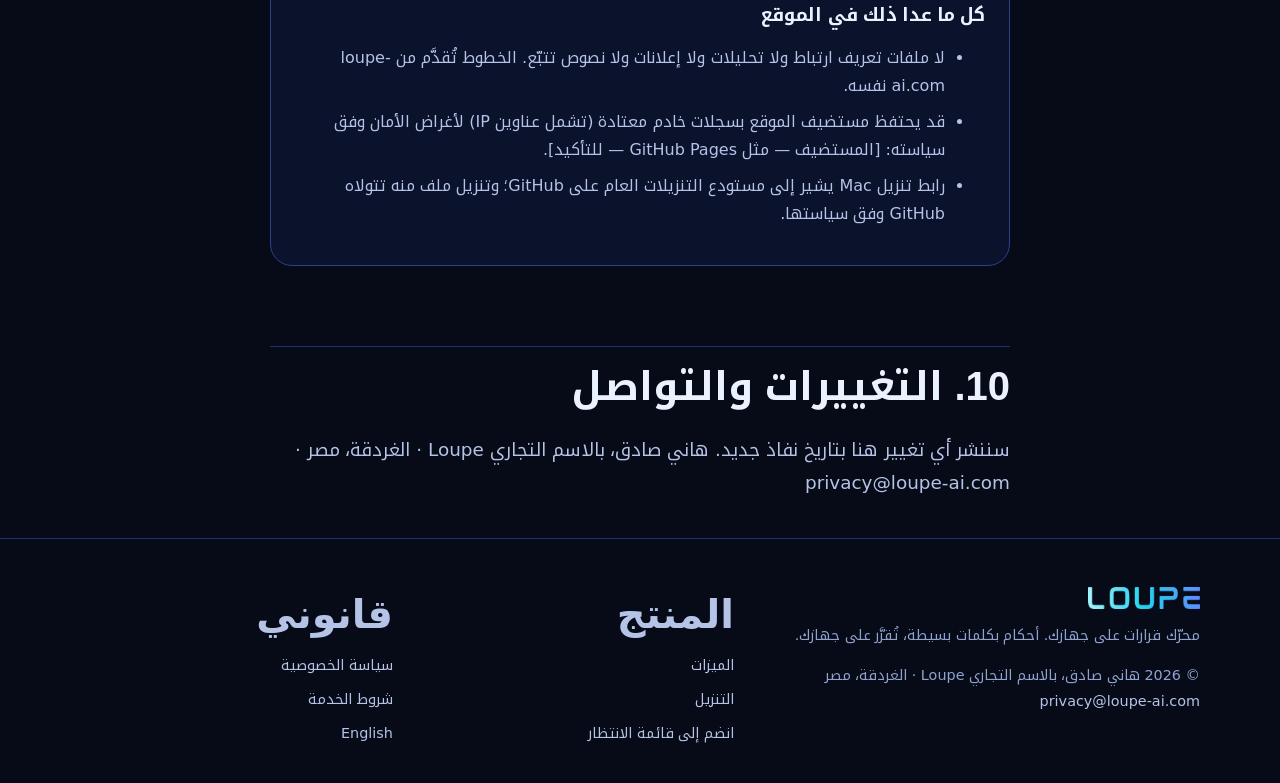
<file: ar/privacy/index.html>
<!doctype html>
<html lang="ar" dir="rtl" class="no-js">
<head>
<meta charset="utf-8">
<meta name="viewport" content="width=device-width,initial-scale=1,viewport-fit=cover">
<title>سياسة الخصوصية لتطبيق Loupe — Loupe</title>
<meta name="description" content="Loupe محرّك قرارات يعمل على جهازك. علّمه أحكامًا بكلمات بسيطة فيطبّقها على صورك وملفاتك وبريدك وتقويمك وجهات اتصالك، ويُريك ما لا يثق به، ولا يغادر جهازك شيء.">
<meta name="theme-color" content="#070B18">
<link rel="canonical" href="https://loupe-ai.com/ar/privacy/">
<link rel="alternate" hreflang="en" href="https://loupe-ai.com/privacy/">
<link rel="alternate" hreflang="ar" href="https://loupe-ai.com/ar/privacy/">
<link rel="alternate" hreflang="x-default" href="https://loupe-ai.com/privacy/">
<meta property="og:type" content="website">
<meta property="og:site_name" content="Loupe">
<meta property="og:title" content="سياسة الخصوصية لتطبيق Loupe — Loupe">
<meta property="og:description" content="Loupe محرّك قرارات يعمل على جهازك. علّمه أحكامًا بكلمات بسيطة فيطبّقها على صورك وملفاتك وبريدك وتقويمك وجهات اتصالك، ويُريك ما لا يثق به، ولا يغادر جهازك شيء.">
<meta property="og:url" content="https://loupe-ai.com/ar/privacy/">
<meta property="og:image" content="https://loupe-ai.com/assets/img/og-image.png">
<meta property="og:image:width" content="1200"><meta property="og:image:height" content="630">
<meta property="og:locale" content="ar_EG">
<meta name="twitter:card" content="summary_large_image">
<link rel="icon" href="/favicon.ico" sizes="any">
<link rel="icon" type="image/png" sizes="32x32" href="/assets/img/favicon-32.png">
<link rel="apple-touch-icon" href="/assets/img/apple-touch-icon.png">
<link rel="manifest" href="/site.webmanifest">

<link rel="preload" href="/assets/fonts/noto-kufi-arabic-arabic.woff2" as="font" type="font/woff2" crossorigin>
<link rel="stylesheet" href="/assets/css/fonts.css?v=4">
<link rel="stylesheet" href="/assets/css/site.css?v=4">

<script type="application/json" id="i18n">{"macDownload": "تنزيل لأجهزة Mac", "macReq": "macOS 14 أو أحدث · Apple Silicon", "macSoon": "Loupe Station — قريبًا", "macSoonSub": "انضم إلى قائمة الانتظار لتعرف أولًا", "iosTop": "حمّله من", "iosSoonTop": "قريبًا على", "waitlistHref": "/ar/download/#waitlist", "log": ["<span class='dim'>قراءة</span>  receipt-0412.pdf   <span class='ok'>على الجهاز</span>", "<span class='dim'>OCR</span>    IMG_2231.HEIC      <span class='ok'>على الجهاز</span>", "<span class='dim'>سؤال</span>   «إيصال للضرائب؟»   <span class='ok'>Loupe · محلي</span>", "<span class='dim'>فحص</span>    صورة جواز سفر      <span class='ok'>مُقنَّع</span>", "<span class='dim'>شبكة</span>   الطلبات: 0         <span class='ok'>0 بايت للخارج</span>", "<span class='dim'>سجل</span>    +1 صف              <span class='ok'>هذا الجهاز</span>", "<span class='dim'>طابور</span>  2 تحتاجك           <span class='ok'>محلي</span>"], "logDone": "انتهى · 1,200 خطوة محلية · 0 بايت للخارج", "airOn": "✈ وضع الطيران مفعّل — ما زال يقرّر. 0 بايت للخارج.", "airOff": "وضع الطيران متوقف — وما زال 0 بايت للخارج (المصادر المتصلة بالإنترنت متوقفة افتراضيًا).", "errEmail": "يرجى إدخال بريد إلكتروني صحيح.", "errAck": "يرجى تأكيد أنك قرأت سياسة الخصوصية.", "errRate": "عدد كبير من التسجيلات من هنا الآن. حاول مرة أخرى بعد دقائق.", "errGeneric": "حدث خطأ. حاول مرة أخرى أو راسلنا على privacy@loupe-ai.com.", "notConfigured": "التسجيل غير مفتوح بعد (لم تُربط الواجهة الخلفية للموقع). عُد قريبًا.", "sending": "جارٍ الإرسال…", "ok": "خطوة أخيرة — افحص بريدك لتأكيد الاشتراك. لن نرسل لك شيئًا قبل أن تضغط الرابط.", "toast_confirmed": "تم التأكيد. شكرًا — لن نراسلك إلا بما اخترته.", "toast_unsubscribed": "تم إلغاء اشتراكك. لن نراسلك مجددًا.", "toast_invalid": "انتهت صلاحية هذا الرابط أو استُخدم من قبل."}</script>
</head>
<body>
<a class="skip" href="#main">انتقل إلى المحتوى</a>
<header class="site-head">
<div class="wrap">
<a class="brand" href="/ar/" aria-label="Loupe — الرئيسية"><img src="/assets/img/loupe-wordmark.webp" alt="Loupe" width="112" height="22"></a>
<button class="menu-btn" aria-expanded="false" aria-controls="nav">القائمة</button>
<nav id="nav" class="nav" aria-label="الرئيسية">
<a href="/ar/features/">الميزات</a>
<a href="/ar/download/">التنزيل</a>
<a href="/ar/privacy/" aria-current="page">الخصوصية</a>
<a class="lang" href="/privacy/" hreflang="en" lang="en">English</a>
<a class="btn btn-primary" href="/ar/download/#waitlist" style="min-height:40px;padding:8px 16px">انضم إلى قائمة الانتظار</a>
</nav>
</div>
</header>

<main id="main">
<section class="page-hero"><div class="wrap legal">
<p class="small">النسخة الإنجليزية هي المعتمدة.</p>
<h1>سياسة الخصوصية لتطبيق Loupe</h1><p class="small">التطبيقات لا تجمع شيئًا عنك؛ ما يحفظه الموقع (التسجيل وأعداد التنزيل) موضّح في قسم <a href="#website">الموقع</a>.</p>
<p><strong>هذه ترجمة عربية؛ النسخة الإنجليزية هي النسخة المعتمدة، وفي حال وجود أي اختلاف تسري النسخة الإنجليزية.</strong>
تاريخ النفاذ: 27 سبتمبر 2026 · تنطبق على: Loupe لأجهزة iPhone ‏(<code>com.loupe-ai.ios</code>) وLoupe Station لأجهزة Mac ‏(<code>com.loupe-ai.desktop</code>)</p>
<h2>1. من نحن</h2>
<p>يَنشُر Loupe هاني صادق، بالاسم التجاري Loupe ‏("نحن")، ومقرّه الغردقة، مصر. إذا انتقل Loupe لاحقاً إلى شركة، فسنحدّث هذه السياسة ونُعلمك داخل التطبيق.
للتواصل: privacy@loupe-ai.com. نحن المسؤول عن المعالجة فقط بالنسبة للبيانات القليلة الموصوفة في القسم 6 (الخادم المساعد) وللرسائل التي ترسلها إلينا. أما ما عدا ذلك فيعمل Loupe على جهازك ولا نستلم منه شيئاً.</p>
<h2>2. باختصار</h2>
<ul>
<li><strong>القرارات تُتخذ على جهازك.</strong> يعمل نموذج Loupe للقرار على جهاز iPhone أو Mac الخاص بك، وتُقرأ صورك وملفاتك وتقويمك وجهات اتصالك وبريدك هناك ولا تُرسل إلينا.</li>
<li><strong>لا حساب.</strong> لا تُنشئ حساباً لدى Loupe، ولا نعرف هويتك.</li>
<li><strong>لا تحليلات ولا إعلانات ولا تتبّع.</strong> لا يحتوي التطبيقان على أي حزم تحليلات أو تقارير أعطال أو إعلانات، ولا نبيع المعلومات الشخصية ولا نشاركها.</li>
<li><strong>الميزات المتصلة بالإنترنت اختيارية.</strong> معطّلة افتراضياً، وتحمل علامة <strong>Online</strong> على كل نتيجة، ويمكن إيقاف كل منها. ومع إيقافها يعمل Loupe دون اتصال.</li>
<li><strong>مفاتيحك تبقى على جهازك</strong> في سلسلة المفاتيح (Keychain) في iOS أو macOS.</li>
</ul>
<h2>3. ما يقرؤه Loupe على جهازك</h2>
<p>كل مصدر <strong>معطّل حتى تفعّله</strong>، ويطلب نظام التشغيل إذنك أولاً. إيقاف المصدر يحذف عناصره من Loupe.
- الصور (iPhone): النص المستخرج من الصور على الجهاز وبيانات الصورة الوصفية.
- الملفات والعناصر المشارَكة: الملفات والمجلدات التي تختارها أو ترسلها عبر زر المشاركة.
- التقويم (iPhone): الأحداث للقراءة فقط.
- جهات الاتصال (iPhone): الأسماء والبريد والهواتف لرصد انتحال الشخصية.
- المجلدات (Mac): أسماء الملفات ومساراتها وأحجامها وتواريخها ونصوصها في المجلدات التي تختار فحصها.
يحتفظ Loupe بما يحتاجه (العناصر المقروءة وقراراته وتصحيحاتك وإعداداتك) في تخزين التطبيق على جهازك. خادم Loupe Station المحلي يستمع على جهاز Mac فقط (<code>127.0.0.1</code>) ولا يمكن الوصول إليه من الإنترنت.</p>
<h2>4. البريد الإلكتروني</h2>
<h3>Loupe لأجهزة iPhone</h3>
<ul>
<li><strong>Gmail:</strong> يطلب إذناً واحداً هو <strong><code>gmail.readonly</code></strong>، ويقرأ عبر Gmail API رسائل صندوق الوارد الحديثة (آخر 30 يوماً، حتى 200 رسالة، ثم الجديد). تنتقل الرسائل مباشرة من Google إلى جهازك وتُخزَّن عليه فقط. لا يستطيع Loupe الإرسال أو الحذف أو النقل أو وضع التصنيفات. يُحفظ رمز الدخول في Keychain.</li>
<li><strong>IMAP:</strong> بكلمة مرور تطبيق تُدخلها، يقرأ Loupe البريد عبر اتصال مشفّر مباشرة من مزوّدك دون تعليمه كمقروء.</li>
</ul>
<h3>Loupe Station لأجهزة Mac</h3>
<p>يقرأ البريد، وعند موافقتك فقط <strong>يضيف</strong> تصنيفاته الخاصة ويحفظ <strong>مسودة</strong> رد. لا يرسل أي رسالة من تلقاء نفسه: لا يُرسل الرد إلا بعد أن تراجع تلك الرسالة بعينها وتوافق صراحةً على إرسالها. ولا يحذف ولا ينقل ولا يعلّم كمقروء أبداً.
- <strong>Google:</strong> عبر عميل OAuth تُنشئه أنت. الأذونات: <code>gmail.readonly</code> و<code>gmail.labels</code> و<code>gmail.modify</code>. يُستخدم <code>gmail.modify</code> لإضافة تصنيفات Loupe إلى الرسائل، ولحفظ مسودات الرد عبر <code>users.drafts.create</code>، ولإرسال الرد فقط بعد موافقتك على تلك الرسالة بعينها. ويرفض Loupe Station أي تغيير آخر (الحذف أو النقل أو إزالة التصنيفات أو التعليم كمقروء) قبل إرسال الطلب.
- <strong>Microsoft:</strong> أذونات Graph المفوّضة <code>offline_access</code> و<code>User.Read</code> و<code>Mail.ReadWrite</code> و<code>Mail.ReadWrite.Shared</code> لقراءة البريد وإضافة الفئات وحفظ المسودات، دون أي إرسال من تلقاء نفسه.
- <strong>Composio (اختياري):</strong> معطّل ما لم تُضِف مفتاح Composio. عند استخدامه تمرّ قائمة البريد ومحتوى الرسائل لذلك الحساب عبر خوادم Composio التي تخزّن البيانات وفق شروطها. سياسة Composio: <a href="https://composio.dev/privacy">https://composio.dev/privacy</a>.</p>
<h3>خدمات Google API: الاستخدام المحدود</h3>
<p>يلتزم استخدام Loupe للمعلومات الواردة من Google APIs ونقلها إلى أي تطبيق آخر بـ<a href="https://developers.google.com/terms/api-services-user-data-policy">سياسة بيانات مستخدمي خدمات Google API</a>، بما في ذلك متطلبات الاستخدام المحدود. بيانات Gmail: تُستخدم فقط لميزات البريد الظاهرة في التطبيق؛ لا تُنقل إلا إلى مزوّد ذكاء اصطناعي تهيّئه أنت وللرسالة التي تعاينها وتختار إرسالها، أو لأغراض الأمان أو الامتثال للقانون؛ لا تُستخدم للإعلانات ولا تُباع ولا تُستخدم لتقييم الجدارة الائتمانية؛ لا تُستخدم لتطوير أو تدريب نماذج ذكاء اصطناعي عامة؛ ولا يقرؤها أي إنسان لدينا إلا بموافقتك أو لأغراض الأمان أو بمقتضى القانون.</p>
<h2>5. حماية المتصفح (Loupe Station)</h2>
<p>تتواصل الإضافة مع Loupe Station على جهازك فقط، وترسل العنوان والعنوان الرئيسي وحتى 4,000 حرف من النص الظاهر وحقائق النماذج. لا تجمع ما تكتبه ولا ملفات تعريف الارتباط ولا لقطات الشاشة. يُحفظ سجل الفحوص في <code>browser.db</code> (الوقت، المضيف، مسار مختصر، الحكم وأسبابه، بصمة SHA-256 للنص وطوله، المتصفح، ملاحظاتك) دون نص الصفحة أو عنوانها، لمدة 30 يوماً افتراضياً (1–365)، ويمكن حذفه فوراً. أما سجل القرارات <code>ledger.db</code> فيحتفظ بعناوين مجزّأة وإجابات نموذج القرار <strong>دون حد زمني افتراضياً</strong> حتى تختار 30 أو 90 أو 180 أو 365 يوماً.</p>
<h2>6. الميزات الاختيارية عبر الإنترنت</h2>
<p>كلها <strong>معطّلة افتراضياً</strong>، ولكل منها مفتاح، وتُرسل الحد الأدنى فقط.
- <strong>الخادم المساعد</strong> على <code>loupe-web-helper-production.up.railway.app</code> (تستضيفه Railway): بلا قاعدة بيانات ولا كتابة على القرص، ولا يسجّل استعلامك أو النطاق أو عنوان IP أو المفاتيح. يتلقى معرّف تثبيت عشوائياً للحد من الإساءة. فحص النطاق: يُرسل نطاق واحد فقط ويُخزَّن الجواب في الذاكرة لكل تثبيت <strong>حتى 6 ساعات</strong>. البحث: أسعار العملات (Frankfurter/البنك المركزي الأوروبي)، الطقس (Open-Meteo)، قطارات المملكة المتحدة (National Rail). الرحلات: بمفتاح Duffel الخاص بك؛ Loupe لا يحجز ولا يدفع.
- <strong>قوائم التصيّد:</strong> تُنزَّل كاملة وتُطابق على الجهاز (Phishing.Database؛ وOpenPhish معطّل افتراضياً).
- <strong>Google Safe Browsing (iPhone):</strong> بمفتاحك الخاص؛ تُرسل بادئات تجزئة من 4 بايت فقط، لا الرابط.
- <strong>تنزيل نموذج Loupe للقرار:</strong> مرة واحدة بموافقتك من Supabase Storage (شركة Supabase) على iPhone، ومن Hugging Face على Mac.
- <strong>مساعد الكتابة:</strong> معطّل حتى تهيّئه. ترى النص الذي سيُرسل بالضبط قبل الإرسال، ويُرسل إلى المزوّد الذي اخترته بمفتاحك (مثل DeepSeek أو أي خدمة متوافقة مع OpenAI)، أو إلى نموذج محلي مثل Ollama. لا يُرسل أو يُحفظ شيء دون موافقتك، ولا يُرسل Loupe أي بريد من تلقاء نفسه.
- <strong>تحديثات Loupe Station:</strong> عبر Sparkle من <code>https://loupe-ai.com/updates/appcast.xml</code>، موقّعة بـEdDSA؛ يرى الخادم عنوان IP وإصدار التطبيق فقط.</p>
<h2>7. الاحتفاظ والحذف</h2>
<p>كل ما يحتفظ به Loupe موجود على جهازك. حذف التطبيق من iPhone يحذف بياناته، لكن <strong>قد تبقى المفاتيح وكلمات المرور في Keychain</strong> بعد الحذف؛ لإزالتها احذف المفاتيح من «Me» وسجّل الخروج من «Sources» قبل حذف التطبيق. على Mac احذف المجلد <code>~/Library/Application Support/Loupe Station/</code> وعناصر Keychain. يتيح خيار «Export my data» تصدير بياناتك.</p>
<h2>8. الأمان والأطفال والنقل الدولي</h2>
<p>المفاتيح في Keychain، والاتصالات مشفّرة. Loupe غير موجّه للأطفال دون 13 عاماً (16 في الاتحاد الأوروبي والمملكة المتحدة، أو السن الأعلى في بلدك). لا يحدث نقل دولي إلا عبر الميزات الاختيارية إلى الخادم المساعد (غرب أوروبا، أمستردام، هولندا) والمزوّدين المذكورين.</p>
<h2>9. حقوقك</h2>
<p>تتحكم في بياناتك مباشرة على جهازك. بما أننا لا نحتفظ بأي حساب أو نسخة من محتواك، فإن طلبات الوصول أو الحذف لن تجد غالباً ما نُعيده، وسنبلغك بذلك. راسلنا على privacy@loupe-ai.com ونرد خلال شهر. لمزيد من التفاصيل حسب المنطقة (الاتحاد الأوروبي، المملكة المتحدة، الولايات المتحدة، مصر – القانون 151 لسنة 2020 ومركز حماية البيانات الشخصية، السعودية – نظام حماية البيانات الشخصية وSDAIA، الإمارات، البرازيل، كندا، أستراليا، الهند) راجع القسم 13 من النسخة الإنجليزية. لم نعيّن ممثلاً في الاتحاد الأوروبي أو المملكة المتحدة استناداً إلى استثناء المادة 27(2)، وسيؤكد محامٍ ذلك قبل الإطلاق هناك.</p>

<section class="site-section" id="website" aria-labelledby="website-h">
<h2 id="website-h">الموقع (loupe-ai.com) — منفصل عن التطبيقات</h2>
<p><strong>كل ما سبق يخص التطبيقات، والتطبيقات لا تجمع عنك شيئًا.</strong> هذا القسم يخص الموقع فقط: التسجيل في قائمة الانتظار وأعداد التنزيل. لا شيء هنا يأتي من تطبيقات Loupe أو من أجهزتك، ولا يرتبط بها.</p>
<h3>قائمة الانتظار والتسجيل بالبريد</h3>
<ul>
<li><strong>ما نحفظه عند تسجيلك:</strong> بريدك الإلكتروني؛ واسمك إن ذكرته؛ والمنصات التي اخترتها؛ والدولة ولغة الرسائل اللتين اخترتهما؛ ولغة الصفحة؛ وكلًّا من أغراض المراسلة الأربعة التي اخترتها أو لم تخترها (تحديثات المنتج والإطلاقات؛ العروض والتخفيضات؛ دعوات الاختبار التجريبي؛ استبيانات البحث والآراء)، <strong>والنص الدقيق الذي عُرض عليك وإصداره</strong>؛ وإقرارك بهذه السياسة؛ والطوابع الزمنية؛ وحالتك (معلّق، مؤكَّد، ملغى)؛ وتجزئة أحادية الاتجاه لرمز رابط التأكيد.</li>
<li><strong>الدولة من الاتصال:</strong> عند التسجيل تسجّل قاعدة بياناتنا رمز الدولة المكوّن من حرفين الذي يستنتجه مزوّد الاستضافة من اتصالك. <strong>لا نحفظ عنوان IP ولا بيانات متصفحك (user agent).</strong></li>
<li><strong>تأكيد مزدوج:</strong> لا نرسل إليك شيئًا سوى رسالة التأكيد حتى تضغط رابطها. التسجيلات غير المؤكدة تُحذف بعد [30 يومًا — للتأكيد].</li>
<li><strong>الأساس القانوني:</strong> موافقتك، مُعطاة لكل غرض على حدة. يمكنك سحبها في أي وقت برابط إلغاء الاشتراك في كل رسالة أو بمراسلة privacy@loupe-ai.com.</li>
<li><strong>سجل التدقيق:</strong> كل موافقة تُعطى أو تُؤكَّد أو تُسحب تُحفظ في سجل للإضافة فقط لنثبت ما وافقت عليه ومتى. بعد إلغاء اشتراكك نحتفظ فقط بما يلزم لإثبات ذلك ولعدم مراسلتك مجددًا، لمدة [مدة الاحتفاظ — يؤكدها المحامي].</li>
<li><strong>من يعالجها نيابةً عنا:</strong> Supabase (قاعدة البيانات) [المنطقة — للتأكيد] وResend (إرسال البريد). لا نبيعها ولا نشاركها ولا نستخدمها للإعلانات.</li>
</ul>
<h3>أعداد التنزيل</h3>
<ul>
<li>عند الضغط على زر تنزيل يسجّل الموقع: المنصة، وإصدار التطبيق، ولغة الصفحة ومسارها، والوقت، ورمز الدولة المكوّن من حرفين المستنتج من الاتصال.</li>
<li><strong>بلا ملفات تعريف ارتباط، وبلا عنوان IP، وبلا user agent، وبلا أي معرّف</strong> — لا يمكن ربط العدد بك أو بتسجيلك.</li>
</ul>
<h3>كل ما عدا ذلك في الموقع</h3>
<ul>
<li>لا ملفات تعريف ارتباط ولا تحليلات ولا إعلانات ولا نصوص تتبّع. الخطوط تُقدَّم من loupe-ai.com نفسه.</li>
<li>قد يحتفظ مستضيف الموقع بسجلات خادم معتادة (تشمل عناوين IP) لأغراض الأمان وفق سياسته: [المستضيف — مثل GitHub Pages — للتأكيد].</li>
<li>رابط تنزيل Mac يشير إلى مستودع التنزيلات العام على GitHub؛ وتنزيل ملف منه تتولاه GitHub وفق سياستها.</li>
</ul>
</section>
<h2>10. التغييرات والتواصل</h2>
<p>سننشر أي تغيير هنا بتاريخ نفاذ جديد. هاني صادق، بالاسم التجاري Loupe · الغردقة، مصر · privacy@loupe-ai.com</p>
</div></section>
</main>
<footer class="site-foot">
<div class="wrap">
<div><img src="/assets/img/loupe-wordmark.webp" alt="Loupe" width="112" height="22" loading="lazy" style="height:22px;width:auto;margin-bottom:14px"><p>محرّك قرارات على جهازك. أحكام بكلمات بسيطة، تُقرَّر على جهازك.</p><p>© 2026 هاني صادق، بالاسم التجاري Loupe · الغردقة، مصر<br><a href="mailto:privacy@loupe-ai.com">privacy@loupe-ai.com</a></p></div>
<div><h2>المنتج</h2><ul>
<li><a href="/ar/features/">الميزات</a></li>
<li><a href="/ar/download/">التنزيل</a></li>
<li><a href="/ar/download/#waitlist">انضم إلى قائمة الانتظار</a></li></ul></div>
<div><h2>قانوني</h2><ul>
<li><a href="/ar/privacy/">سياسة الخصوصية</a></li>
<li><a href="/ar/terms/">شروط الخدمة</a></li>
<li><a href="/" lang="en" hreflang="en">English</a></li></ul></div>
</div>
</footer>
<script src="/assets/config.js?v=4" defer></script>
<script src="/assets/js/main.js?v=4" defer></script>
</body>
</html>
</file>
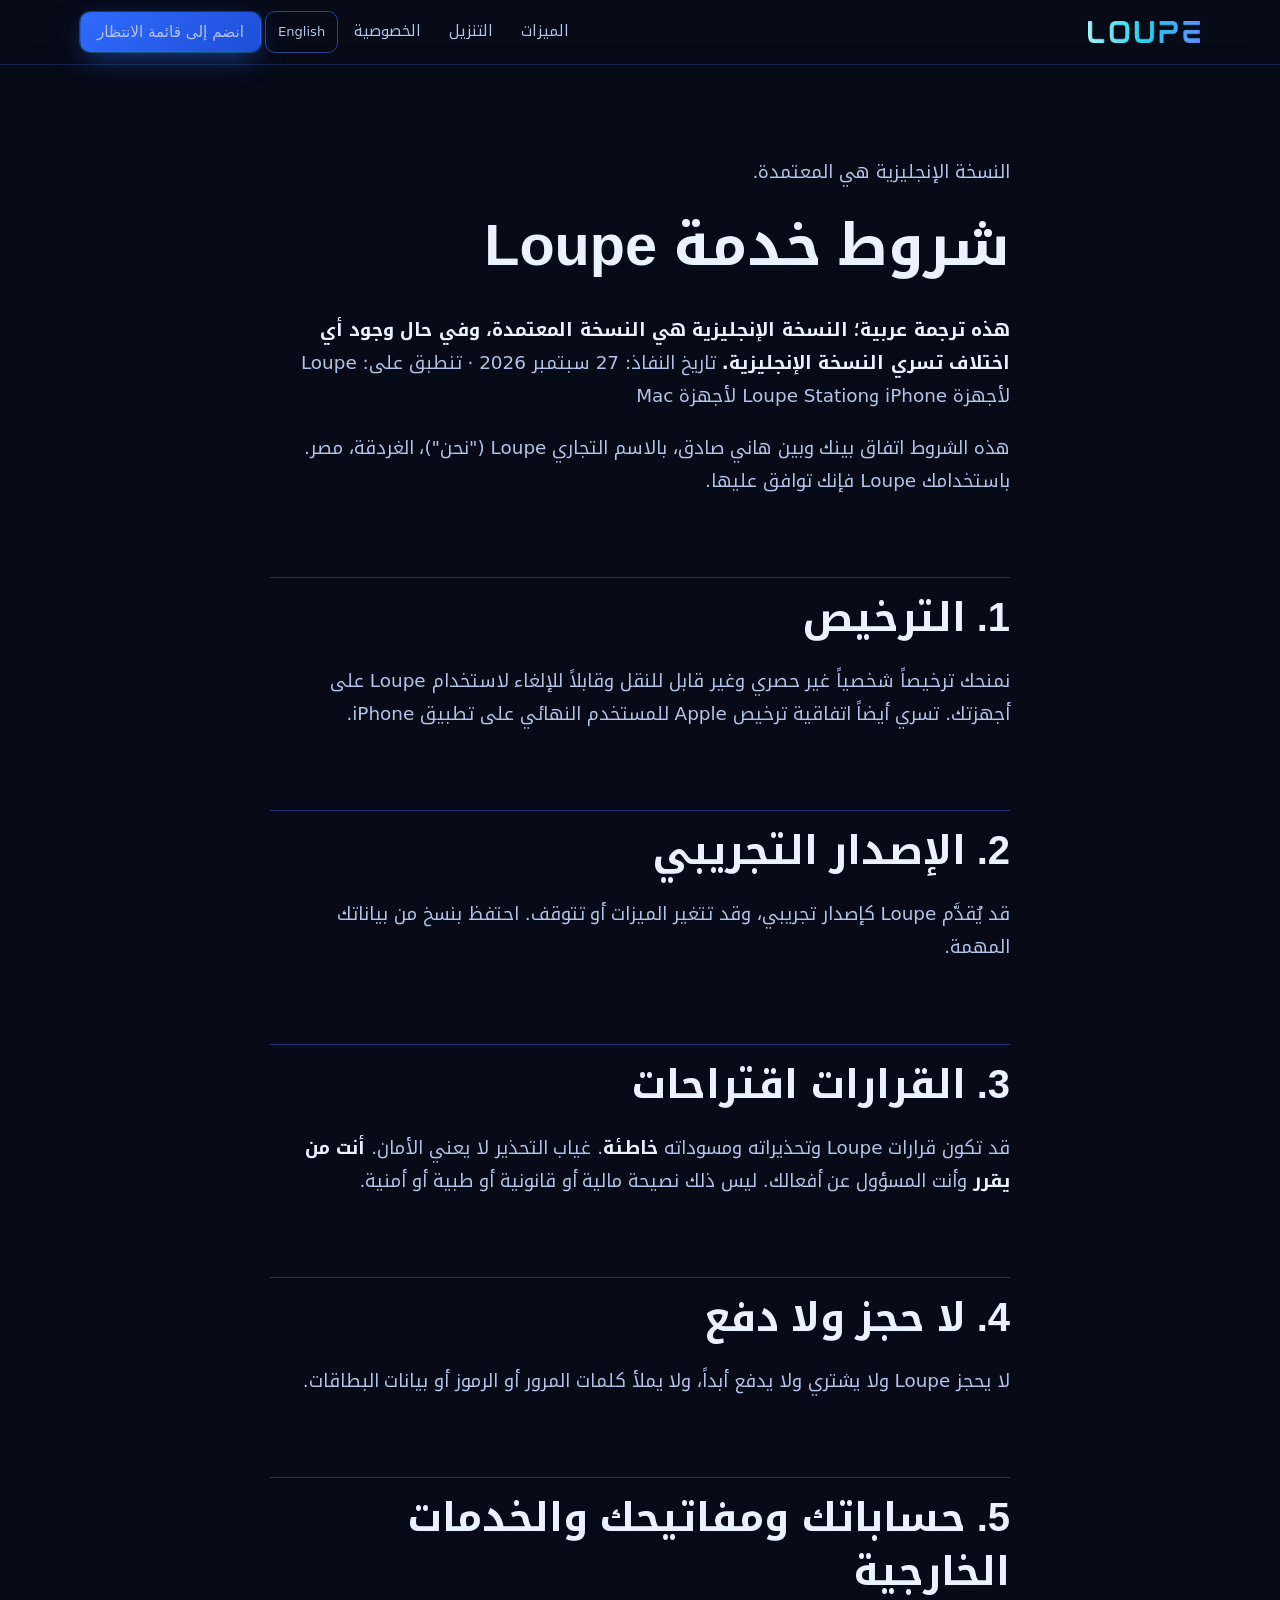
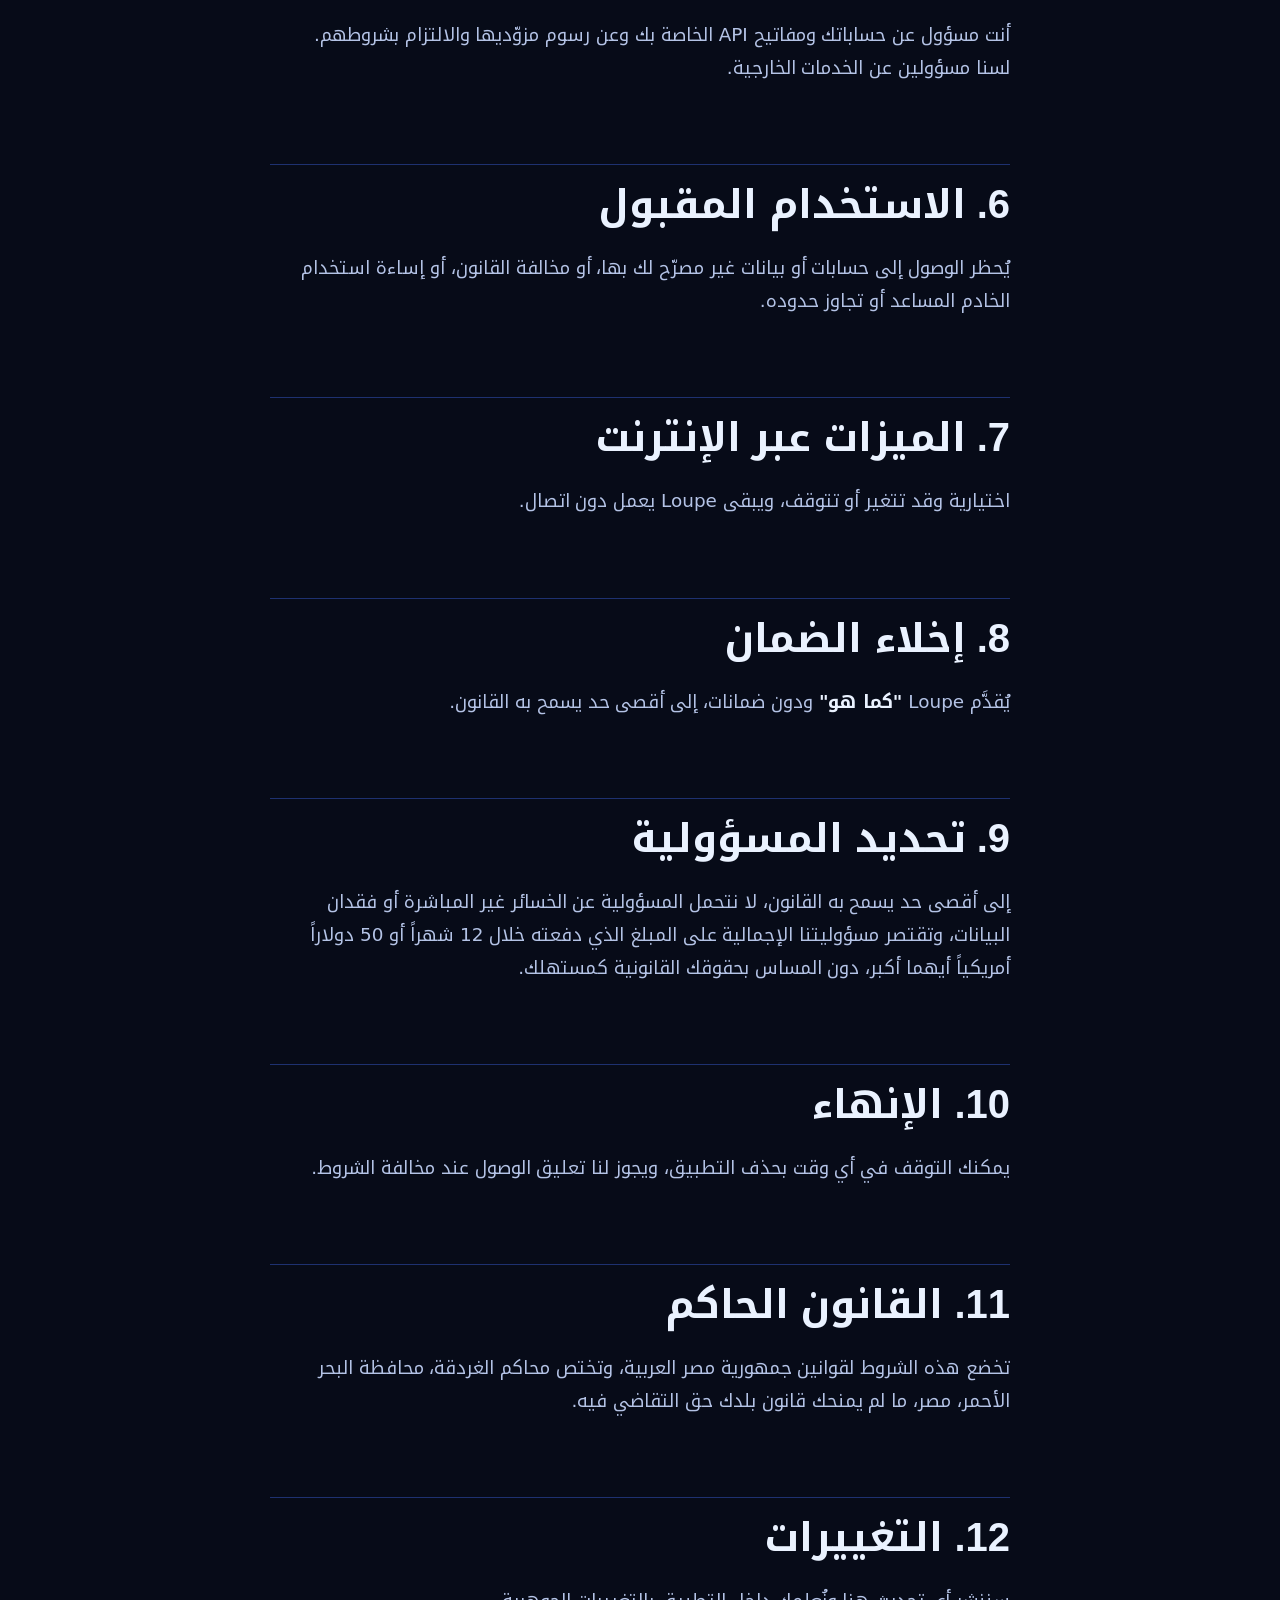
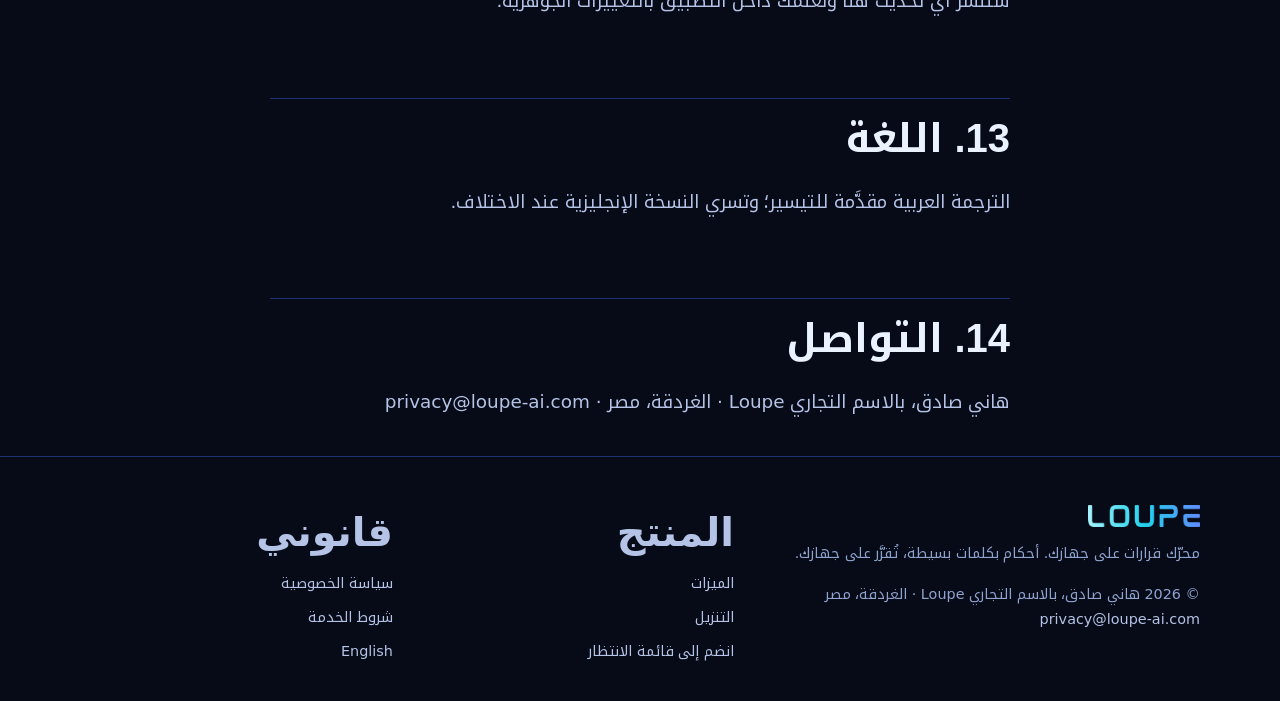
<file: ar/terms/index.html>
<!doctype html>
<html lang="ar" dir="rtl" class="no-js">
<head>
<meta charset="utf-8">
<meta name="viewport" content="width=device-width,initial-scale=1,viewport-fit=cover">
<title>شروط خدمة Loupe — Loupe</title>
<meta name="description" content="Loupe محرّك قرارات يعمل على جهازك. علّمه أحكامًا بكلمات بسيطة فيطبّقها على صورك وملفاتك وبريدك وتقويمك وجهات اتصالك، ويُريك ما لا يثق به، ولا يغادر جهازك شيء.">
<meta name="theme-color" content="#070B18">
<link rel="canonical" href="https://loupe-ai.com/ar/terms/">
<link rel="alternate" hreflang="en" href="https://loupe-ai.com/terms/">
<link rel="alternate" hreflang="ar" href="https://loupe-ai.com/ar/terms/">
<link rel="alternate" hreflang="x-default" href="https://loupe-ai.com/terms/">
<meta property="og:type" content="website">
<meta property="og:site_name" content="Loupe">
<meta property="og:title" content="شروط خدمة Loupe — Loupe">
<meta property="og:description" content="Loupe محرّك قرارات يعمل على جهازك. علّمه أحكامًا بكلمات بسيطة فيطبّقها على صورك وملفاتك وبريدك وتقويمك وجهات اتصالك، ويُريك ما لا يثق به، ولا يغادر جهازك شيء.">
<meta property="og:url" content="https://loupe-ai.com/ar/terms/">
<meta property="og:image" content="https://loupe-ai.com/assets/img/og-image.png">
<meta property="og:image:width" content="1200"><meta property="og:image:height" content="630">
<meta property="og:locale" content="ar_EG">
<meta name="twitter:card" content="summary_large_image">
<link rel="icon" href="/favicon.ico" sizes="any">
<link rel="icon" type="image/png" sizes="32x32" href="/assets/img/favicon-32.png">
<link rel="apple-touch-icon" href="/assets/img/apple-touch-icon.png">
<link rel="manifest" href="/site.webmanifest">

<link rel="preload" href="/assets/fonts/noto-kufi-arabic-arabic.woff2" as="font" type="font/woff2" crossorigin>
<link rel="stylesheet" href="/assets/css/fonts.css?v=4">
<link rel="stylesheet" href="/assets/css/site.css?v=4">

<script type="application/json" id="i18n">{"macDownload": "تنزيل لأجهزة Mac", "macReq": "macOS 14 أو أحدث · Apple Silicon", "macSoon": "Loupe Station — قريبًا", "macSoonSub": "انضم إلى قائمة الانتظار لتعرف أولًا", "iosTop": "حمّله من", "iosSoonTop": "قريبًا على", "waitlistHref": "/ar/download/#waitlist", "log": ["<span class='dim'>قراءة</span>  receipt-0412.pdf   <span class='ok'>على الجهاز</span>", "<span class='dim'>OCR</span>    IMG_2231.HEIC      <span class='ok'>على الجهاز</span>", "<span class='dim'>سؤال</span>   «إيصال للضرائب؟»   <span class='ok'>Loupe · محلي</span>", "<span class='dim'>فحص</span>    صورة جواز سفر      <span class='ok'>مُقنَّع</span>", "<span class='dim'>شبكة</span>   الطلبات: 0         <span class='ok'>0 بايت للخارج</span>", "<span class='dim'>سجل</span>    +1 صف              <span class='ok'>هذا الجهاز</span>", "<span class='dim'>طابور</span>  2 تحتاجك           <span class='ok'>محلي</span>"], "logDone": "انتهى · 1,200 خطوة محلية · 0 بايت للخارج", "airOn": "✈ وضع الطيران مفعّل — ما زال يقرّر. 0 بايت للخارج.", "airOff": "وضع الطيران متوقف — وما زال 0 بايت للخارج (المصادر المتصلة بالإنترنت متوقفة افتراضيًا).", "errEmail": "يرجى إدخال بريد إلكتروني صحيح.", "errAck": "يرجى تأكيد أنك قرأت سياسة الخصوصية.", "errRate": "عدد كبير من التسجيلات من هنا الآن. حاول مرة أخرى بعد دقائق.", "errGeneric": "حدث خطأ. حاول مرة أخرى أو راسلنا على privacy@loupe-ai.com.", "notConfigured": "التسجيل غير مفتوح بعد (لم تُربط الواجهة الخلفية للموقع). عُد قريبًا.", "sending": "جارٍ الإرسال…", "ok": "خطوة أخيرة — افحص بريدك لتأكيد الاشتراك. لن نرسل لك شيئًا قبل أن تضغط الرابط.", "toast_confirmed": "تم التأكيد. شكرًا — لن نراسلك إلا بما اخترته.", "toast_unsubscribed": "تم إلغاء اشتراكك. لن نراسلك مجددًا.", "toast_invalid": "انتهت صلاحية هذا الرابط أو استُخدم من قبل."}</script>
</head>
<body>
<a class="skip" href="#main">انتقل إلى المحتوى</a>
<header class="site-head">
<div class="wrap">
<a class="brand" href="/ar/" aria-label="Loupe — الرئيسية"><img src="/assets/img/loupe-wordmark.webp" alt="Loupe" width="112" height="22"></a>
<button class="menu-btn" aria-expanded="false" aria-controls="nav">القائمة</button>
<nav id="nav" class="nav" aria-label="الرئيسية">
<a href="/ar/features/">الميزات</a>
<a href="/ar/download/">التنزيل</a>
<a href="/ar/privacy/">الخصوصية</a>
<a class="lang" href="/terms/" hreflang="en" lang="en">English</a>
<a class="btn btn-primary" href="/ar/download/#waitlist" style="min-height:40px;padding:8px 16px">انضم إلى قائمة الانتظار</a>
</nav>
</div>
</header>

<main id="main">
<section class="page-hero"><div class="wrap legal">
<p class="small">النسخة الإنجليزية هي المعتمدة.</p>
<h1>شروط خدمة Loupe</h1>
<p><strong>هذه ترجمة عربية؛ النسخة الإنجليزية هي النسخة المعتمدة، وفي حال وجود أي اختلاف تسري النسخة الإنجليزية.</strong>
تاريخ النفاذ: 27 سبتمبر 2026 · تنطبق على: Loupe لأجهزة iPhone وLoupe Station لأجهزة Mac</p>
<p>هذه الشروط اتفاق بينك وبين هاني صادق، بالاسم التجاري Loupe ‏("نحن")، الغردقة، مصر. باستخدامك Loupe فإنك توافق عليها.</p>
<h2>1. الترخيص</h2>
<p>نمنحك ترخيصاً شخصياً غير حصري وغير قابل للنقل وقابلاً للإلغاء لاستخدام Loupe على أجهزتك. تسري أيضاً اتفاقية ترخيص Apple للمستخدم النهائي على تطبيق iPhone.</p>
<h2>2. الإصدار التجريبي</h2>
<p>قد يُقدَّم Loupe كإصدار تجريبي، وقد تتغير الميزات أو تتوقف. احتفظ بنسخ من بياناتك المهمة.</p>
<h2>3. القرارات اقتراحات</h2>
<p>قد تكون قرارات Loupe وتحذيراته ومسوداته <strong>خاطئة</strong>. غياب التحذير لا يعني الأمان. <strong>أنت من يقرر</strong> وأنت المسؤول عن أفعالك. ليس ذلك نصيحة مالية أو قانونية أو طبية أو أمنية.</p>
<h2>4. لا حجز ولا دفع</h2>
<p>لا يحجز Loupe ولا يشتري ولا يدفع أبداً، ولا يملأ كلمات المرور أو الرموز أو بيانات البطاقات.</p>
<h2>5. حساباتك ومفاتيحك والخدمات الخارجية</h2>
<p>أنت مسؤول عن حساباتك ومفاتيح API الخاصة بك وعن رسوم مزوّديها والالتزام بشروطهم. لسنا مسؤولين عن الخدمات الخارجية.</p>
<h2>6. الاستخدام المقبول</h2>
<p>يُحظر الوصول إلى حسابات أو بيانات غير مصرّح لك بها، أو مخالفة القانون، أو إساءة استخدام الخادم المساعد أو تجاوز حدوده.</p>
<h2>7. الميزات عبر الإنترنت</h2>
<p>اختيارية وقد تتغير أو تتوقف، ويبقى Loupe يعمل دون اتصال.</p>
<h2>8. إخلاء الضمان</h2>
<p>يُقدَّم Loupe <strong>"كما هو"</strong> ودون ضمانات، إلى أقصى حد يسمح به القانون.</p>
<h2>9. تحديد المسؤولية</h2>
<p>إلى أقصى حد يسمح به القانون، لا نتحمل المسؤولية عن الخسائر غير المباشرة أو فقدان البيانات، وتقتصر مسؤوليتنا الإجمالية على المبلغ الذي دفعته خلال 12 شهراً أو 50 دولاراً أمريكياً أيهما أكبر، دون المساس بحقوقك القانونية كمستهلك.</p>
<h2>10. الإنهاء</h2>
<p>يمكنك التوقف في أي وقت بحذف التطبيق، ويجوز لنا تعليق الوصول عند مخالفة الشروط.</p>
<h2>11. القانون الحاكم</h2>
<p>تخضع هذه الشروط لقوانين جمهورية مصر العربية، وتختص محاكم الغردقة، محافظة البحر الأحمر، مصر، ما لم يمنحك قانون بلدك حق التقاضي فيه.</p>
<h2>12. التغييرات</h2>
<p>سننشر أي تحديث هنا ونُعلمك داخل التطبيق بالتغييرات الجوهرية.</p>
<h2>13. اللغة</h2>
<p>الترجمة العربية مقدَّمة للتيسير؛ وتسري النسخة الإنجليزية عند الاختلاف.</p>
<h2>14. التواصل</h2>
<p>هاني صادق، بالاسم التجاري Loupe · الغردقة، مصر · privacy@loupe-ai.com</p>
</div></section>
</main>
<footer class="site-foot">
<div class="wrap">
<div><img src="/assets/img/loupe-wordmark.webp" alt="Loupe" width="112" height="22" loading="lazy" style="height:22px;width:auto;margin-bottom:14px"><p>محرّك قرارات على جهازك. أحكام بكلمات بسيطة، تُقرَّر على جهازك.</p><p>© 2026 هاني صادق، بالاسم التجاري Loupe · الغردقة، مصر<br><a href="mailto:privacy@loupe-ai.com">privacy@loupe-ai.com</a></p></div>
<div><h2>المنتج</h2><ul>
<li><a href="/ar/features/">الميزات</a></li>
<li><a href="/ar/download/">التنزيل</a></li>
<li><a href="/ar/download/#waitlist">انضم إلى قائمة الانتظار</a></li></ul></div>
<div><h2>قانوني</h2><ul>
<li><a href="/ar/privacy/">سياسة الخصوصية</a></li>
<li><a href="/ar/terms/">شروط الخدمة</a></li>
<li><a href="/" lang="en" hreflang="en">English</a></li></ul></div>
</div>
</footer>
<script src="/assets/config.js?v=4" defer></script>
<script src="/assets/js/main.js?v=4" defer></script>
</body>
</html>
</file>
<file: assets/css/fonts.css>
@font-face{font-family:'JetBrains Mono';font-style:normal;font-weight:400;font-display:swap;src:url(/assets/fonts/jetbrains-mono-latin.woff2) format('woff2');unicode-range:U+0000-00FF, U+0131, U+0152-0153, U+02BB-02BC, U+02C6, U+02DA, U+02DC, U+0304, U+0308, U+0329, U+2000-206F, U+20AC, U+2122, U+2191, U+2193, U+2212, U+2215, U+FEFF, U+FFFD}
@font-face{font-family:'JetBrains Mono';font-style:normal;font-weight:500;font-display:swap;src:url(/assets/fonts/jetbrains-mono-latin.woff2) format('woff2');unicode-range:U+0000-00FF, U+0131, U+0152-0153, U+02BB-02BC, U+02C6, U+02DA, U+02DC, U+0304, U+0308, U+0329, U+2000-206F, U+20AC, U+2122, U+2191, U+2193, U+2212, U+2215, U+FEFF, U+FFFD}
@font-face{font-family:'Noto Kufi Arabic';font-style:normal;font-weight:400;font-display:swap;src:url(/assets/fonts/noto-kufi-arabic-arabic.woff2) format('woff2');unicode-range:U+0600-06FF, U+0750-077F, U+0870-088E, U+0890-0891, U+0897-08E1, U+08E3-08FF, U+200C-200E, U+2010-2011, U+204F, U+2E41, U+FB50-FDFF, U+FE70-FE74, U+FE76-FEFC, U+102E0-102FB, U+10E60-10E7E, U+10EC2-10EC4, U+10EFC-10EFF, U+1EE00-1EE03, U+1EE05-1EE1F, U+1EE21-1EE22, U+1EE24, U+1EE27, U+1EE29-1EE32, U+1EE34-1EE37, U+1EE39, U+1EE3B, U+1EE42, U+1EE47, U+1EE49, U+1EE4B, U+1EE4D-1EE4F, U+1EE51-1EE52, U+1EE54, U+1EE57, U+1EE59, U+1EE5B, U+1EE5D, U+1EE5F, U+1EE61-1EE62, U+1EE64, U+1EE67-1EE6A, U+1EE6C-1EE72, U+1EE74-1EE77, U+1EE79-1EE7C, U+1EE7E, U+1EE80-1EE89, U+1EE8B-1EE9B, U+1EEA1-1EEA3, U+1EEA5-1EEA9, U+1EEAB-1EEBB, U+1EEF0-1EEF1}
@font-face{font-family:'Noto Kufi Arabic';font-style:normal;font-weight:600;font-display:swap;src:url(/assets/fonts/noto-kufi-arabic-arabic.woff2) format('woff2');unicode-range:U+0600-06FF, U+0750-077F, U+0870-088E, U+0890-0891, U+0897-08E1, U+08E3-08FF, U+200C-200E, U+2010-2011, U+204F, U+2E41, U+FB50-FDFF, U+FE70-FE74, U+FE76-FEFC, U+102E0-102FB, U+10E60-10E7E, U+10EC2-10EC4, U+10EFC-10EFF, U+1EE00-1EE03, U+1EE05-1EE1F, U+1EE21-1EE22, U+1EE24, U+1EE27, U+1EE29-1EE32, U+1EE34-1EE37, U+1EE39, U+1EE3B, U+1EE42, U+1EE47, U+1EE49, U+1EE4B, U+1EE4D-1EE4F, U+1EE51-1EE52, U+1EE54, U+1EE57, U+1EE59, U+1EE5B, U+1EE5D, U+1EE5F, U+1EE61-1EE62, U+1EE64, U+1EE67-1EE6A, U+1EE6C-1EE72, U+1EE74-1EE77, U+1EE79-1EE7C, U+1EE7E, U+1EE80-1EE89, U+1EE8B-1EE9B, U+1EEA1-1EEA3, U+1EEA5-1EEA9, U+1EEAB-1EEBB, U+1EEF0-1EEF1}
@font-face{font-family:'Noto Kufi Arabic';font-style:normal;font-weight:700;font-display:swap;src:url(/assets/fonts/noto-kufi-arabic-arabic.woff2) format('woff2');unicode-range:U+0600-06FF, U+0750-077F, U+0870-088E, U+0890-0891, U+0897-08E1, U+08E3-08FF, U+200C-200E, U+2010-2011, U+204F, U+2E41, U+FB50-FDFF, U+FE70-FE74, U+FE76-FEFC, U+102E0-102FB, U+10E60-10E7E, U+10EC2-10EC4, U+10EFC-10EFF, U+1EE00-1EE03, U+1EE05-1EE1F, U+1EE21-1EE22, U+1EE24, U+1EE27, U+1EE29-1EE32, U+1EE34-1EE37, U+1EE39, U+1EE3B, U+1EE42, U+1EE47, U+1EE49, U+1EE4B, U+1EE4D-1EE4F, U+1EE51-1EE52, U+1EE54, U+1EE57, U+1EE59, U+1EE5B, U+1EE5D, U+1EE5F, U+1EE61-1EE62, U+1EE64, U+1EE67-1EE6A, U+1EE6C-1EE72, U+1EE74-1EE77, U+1EE79-1EE7C, U+1EE7E, U+1EE80-1EE89, U+1EE8B-1EE9B, U+1EEA1-1EEA3, U+1EEA5-1EEA9, U+1EEAB-1EEBB, U+1EEF0-1EEF1}
@font-face{font-family:'Rajdhani';font-style:normal;font-weight:500;font-display:swap;src:url(/assets/fonts/rajdhani-latin-500.woff2) format('woff2');unicode-range:U+0000-00FF, U+0131, U+0152-0153, U+02BB-02BC, U+02C6, U+02DA, U+02DC, U+0304, U+0308, U+0329, U+2000-206F, U+20AC, U+2122, U+2191, U+2193, U+2212, U+2215, U+FEFF, U+FFFD}
@font-face{font-family:'Rajdhani';font-style:normal;font-weight:600;font-display:swap;src:url(/assets/fonts/rajdhani-latin-600.woff2) format('woff2');unicode-range:U+0000-00FF, U+0131, U+0152-0153, U+02BB-02BC, U+02C6, U+02DA, U+02DC, U+0304, U+0308, U+0329, U+2000-206F, U+20AC, U+2122, U+2191, U+2193, U+2212, U+2215, U+FEFF, U+FFFD}
@font-face{font-family:'Rajdhani';font-style:normal;font-weight:700;font-display:swap;src:url(/assets/fonts/rajdhani-latin-700.woff2) format('woff2');unicode-range:U+0000-00FF, U+0131, U+0152-0153, U+02BB-02BC, U+02C6, U+02DA, U+02DC, U+0304, U+0308, U+0329, U+2000-206F, U+20AC, U+2122, U+2191, U+2193, U+2212, U+2215, U+FEFF, U+FFFD}
</file>
<file: assets/css/site.css>
/* Loupe — loupe-ai.com. Dark neon, matching the app's Theme.swift tokens. */
:root{
  --bg0:#070B18; --bg1:#0B1530; --bg2:#13235A;
  --line:#1E3170; --line2:#2A4290;
  --ink:#EAF2FF; --ink2:#B4C3E6; --ink3:#8FA3CF;
  --cyan:#22D3EE; --blue:#2F6BFF; --blue-ink:#7FA6FF; --mint:#10B981; --mint-ink:#34D399;
  --amber:#F5B544; --red:#FF6B81;
  --r:14px; --r-lg:22px;
  --display:'Rajdhani','Noto Kufi Arabic',system-ui,sans-serif;
  --body:-apple-system,BlinkMacSystemFont,'SF Pro Text','Segoe UI',system-ui,'Noto Kufi Arabic',sans-serif;
  --mono:'JetBrains Mono',ui-monospace,SFMono-Regular,Menlo,monospace;
  --maxw:1200px; --gut:clamp(16px,4vw,40px);
  color-scheme:dark;
}
*,*::before,*::after{box-sizing:border-box}
html{-webkit-text-size-adjust:100%;scroll-behavior:smooth}
body{margin:0;background:var(--bg0);color:var(--ink);font:16px/1.6 var(--body);overflow-x:hidden}
html[lang=ar] body{font-family:'Noto Kufi Arabic',var(--body);line-height:1.8}
img{max-width:100%;height:auto;display:block}
a{color:var(--cyan);text-underline-offset:3px}
a:hover{color:#67E8F9}
:focus-visible{outline:2px solid var(--cyan);outline-offset:3px;border-radius:6px}
h1,h2,h3{font-family:var(--display);font-weight:700;line-height:1.08;letter-spacing:.01em;margin:0 0 .5em}
html[lang=ar] h1,html[lang=ar] h2,html[lang=ar] h3{font-family:'Noto Kufi Arabic',sans-serif;line-height:1.35;letter-spacing:0}
h1{font-size:clamp(2.4rem,6vw,4.6rem)}
h2{font-size:clamp(1.9rem,4vw,3rem)}
h3{font-size:1.35rem}
html[lang=ar] h1{font-size:clamp(2rem,5vw,3.6rem)}
html[lang=ar] h2{font-size:clamp(1.6rem,3.4vw,2.5rem)}
p{margin:0 0 1em}
.mono{font-family:var(--mono)}
.wrap{max-width:var(--maxw);margin:0 auto;padding:0 var(--gut)}
.skip{position:absolute;inset-inline-start:-999px;top:8px;z-index:100;background:var(--cyan);color:#001018;padding:8px 14px;border-radius:8px;font-weight:600}
.skip:focus{inset-inline-start:8px}
.sr-only{position:absolute;width:1px;height:1px;overflow:hidden;clip:rect(0 0 0 0);white-space:nowrap}

/* header */
.site-head{position:sticky;top:0;z-index:50;background:rgba(7,11,24,.82);backdrop-filter:blur(14px);-webkit-backdrop-filter:blur(14px);border-bottom:1px solid rgba(30,49,112,.6)}
.site-head .wrap{display:flex;align-items:center;gap:20px;height:64px}
.brand{display:flex;align-items:center;gap:10px;text-decoration:none;flex-shrink:0}
.brand img{height:22px;width:auto}
.nav{display:flex;gap:4px;margin-inline-start:auto;align-items:center}
.nav a{color:var(--ink2);text-decoration:none;padding:8px 12px;border-radius:10px;font-weight:500;font-size:.95rem}
.nav a:hover,.nav a[aria-current=page]{color:var(--ink);background:rgba(47,107,255,.14)}
.nav .lang{font-family:var(--mono);font-size:.82rem;border:1px solid var(--line2)}
html[lang=ar] .nav .lang{font-family:var(--body)}
.menu-btn{display:none;margin-inline-start:auto;background:none;border:1px solid var(--line2);color:var(--ink);border-radius:10px;padding:8px 12px;font:inherit;cursor:pointer}
@media (max-width:820px){
  .menu-btn{display:block}
  .nav{display:none;position:absolute;top:64px;inset-inline:0;flex-direction:column;align-items:stretch;background:var(--bg0);border-bottom:1px solid var(--line);padding:10px var(--gut) 18px}
  .nav.open{display:flex}
  .nav a{padding:12px}
}

/* buttons */
.btn{display:inline-flex;align-items:center;justify-content:center;gap:10px;min-height:48px;padding:12px 22px;border-radius:12px;font:600 1rem/1.2 var(--body);text-decoration:none;border:1px solid transparent;cursor:pointer;transition:transform .15s,box-shadow .2s,background .2s}
.btn-primary{background:linear-gradient(135deg,#2F6BFF,#1E4FD6);color:#fff;box-shadow:0 0 0 1px rgba(34,211,238,.25),0 8px 30px -8px rgba(47,107,255,.7)}
.btn-primary:hover{color:#fff;transform:translateY(-1px);box-shadow:0 0 0 1px rgba(34,211,238,.6),0 10px 36px -8px rgba(34,211,238,.6)}
.btn-ghost{background:rgba(19,35,90,.5);color:var(--ink);border-color:var(--line2)}
.btn-ghost:hover{color:var(--ink);border-color:var(--cyan)}
.btn[aria-disabled=true]{opacity:.75;cursor:not-allowed;box-shadow:none;transform:none}
.btn small{display:block;font:500 .72rem var(--mono);opacity:.85}
.btn-stack{display:flex;flex-direction:column;align-items:flex-start;line-height:1.2}
.cta-row{display:flex;flex-wrap:wrap;gap:12px;margin-top:26px}

/* pill / eyebrow */
.eyebrow{display:inline-flex;align-items:center;gap:8px;font:500 .78rem/1 var(--mono);letter-spacing:.08em;text-transform:uppercase;color:var(--cyan);margin-bottom:18px}
html[lang=ar] .eyebrow{letter-spacing:0;font-family:var(--body);font-size:.85rem}
.live-dot{width:8px;height:8px;border-radius:50%;background:var(--mint);box-shadow:0 0 10px var(--mint);animation:pulse 2s infinite}
@keyframes pulse{50%{opacity:.35}}
.pill{display:inline-block;width:max-content;max-width:100%;align-self:flex-start;font:500 .72rem/1 var(--mono);padding:6px 10px;border-radius:99px;border:1px solid var(--line2);color:var(--ink2)}
.pill.demo{border-color:rgba(245,181,68,.6);color:var(--amber)}
.pill.soon{border-color:rgba(127,166,255,.5);color:var(--blue-ink)}
.pill.live{border-color:rgba(16,185,129,.6);color:var(--mint-ink)}

/* sections */
section{padding:clamp(64px,10vw,120px) 0;position:relative}
.sec-head{max-width:760px;margin-bottom:44px}
.sec-head p{color:var(--ink2);font-size:1.1rem}
.grid-bg{background-image:linear-gradient(rgba(47,107,255,.06) 1px,transparent 1px),linear-gradient(90deg,rgba(47,107,255,.06) 1px,transparent 1px);background-size:44px 44px}
.alt{background:linear-gradient(180deg,var(--bg0),var(--bg1) 30%,var(--bg1) 70%,var(--bg0))}

/* hero */
.hero{padding:clamp(40px,7vw,90px) 0 clamp(50px,8vw,100px);overflow:hidden}
.hero::before{content:"";position:absolute;inset:0;background:radial-gradient(60% 55% at 72% 45%,rgba(47,107,255,.22),transparent 70%),radial-gradient(40% 40% at 15% 20%,rgba(34,211,238,.08),transparent 70%);pointer-events:none}
.hero .wrap{display:grid;grid-template-columns:1.02fr 1fr;gap:clamp(24px,4vw,56px);align-items:center;position:relative}
.hero h1 .accent{background:linear-gradient(90deg,var(--cyan),#6EA0FF);-webkit-background-clip:text;background-clip:text;color:transparent}
.hero .lede{font-size:clamp(1.05rem,1.6vw,1.25rem);color:var(--ink2);max-width:560px}
.hero-stats{display:flex;flex-wrap:wrap;gap:22px;margin-top:30px;font-family:var(--mono);font-size:.82rem;color:var(--ink3)}
.hero-stats b{display:block;font:600 1.5rem/1.1 var(--display);color:var(--ink)}
html[lang=ar] .hero-stats b{font-family:var(--mono)}
.stage{position:relative;aspect-ratio:1/1;max-width:600px;width:100%;margin-inline:auto}
.stage canvas{position:absolute;inset:0;width:100%;height:100%}
.stage .mascot{position:absolute;left:50%;top:50%;width:30%;transform:translate(-50%,-54%);filter:drop-shadow(0 0 28px rgba(34,211,238,.35));animation:bob 5s ease-in-out infinite}
@keyframes bob{50%{transform:translate(-50%,-58%)}}
.stage-caption{position:absolute;inset-inline:0;bottom:-6px;text-align:center;font:500 .72rem var(--mono);color:var(--ink3)}
.stage-hud{position:absolute;bottom:9%;inset-inline-start:0;font:500 .72rem/1.5 var(--mono);color:var(--ink3);background:rgba(7,11,24,.7);border:1px solid var(--line);border-radius:10px;padding:8px 10px}
.stage-hud b{color:var(--cyan);font-weight:500}
@media (max-width:900px){.hero .wrap{grid-template-columns:1fr}.stage{max-width:460px}}

/* differentiators constellation */
.diff-grid{display:grid;grid-template-columns:repeat(auto-fill,minmax(260px,1fr));gap:16px}
.card{position:relative;background:linear-gradient(180deg,rgba(19,35,90,.55),rgba(11,21,48,.75));border:1px solid var(--line);border-radius:var(--r-lg);padding:24px;transition:border-color .25s,transform .25s}
.card:hover{border-color:var(--line2);transform:translateY(-2px)}
.card h3{font-size:1.25rem;margin-bottom:.35em}
html[lang=ar] .card h3{font-size:1.1rem}
.card p{color:var(--ink2);margin:0;font-size:.97rem}
.card .num{position:absolute;top:18px;inset-inline-end:20px;font:500 .72rem var(--mono);color:var(--ink3)}
.card .fact{display:block;margin-top:12px;font:500 .78rem var(--mono);color:var(--cyan)}
.ico{width:48px;height:48px;margin-bottom:16px;color:var(--cyan)}
.ico svg{width:100%;height:100%;overflow:visible}
.ico .draw{stroke-dasharray:120;stroke-dashoffset:120;transition:stroke-dashoffset 1.2s ease}
.in .ico .draw{stroke-dashoffset:0}
.ico .spin{transform-origin:24px 24px;animation:spin 8s linear infinite}
.ico .blink{animation:pulse 1.6s infinite}
.ico .orbit{transform-origin:24px 24px;animation:spin 4s linear infinite}
@keyframes spin{to{transform:rotate(360deg)}}
.card.lead{grid-column:span 2;background:linear-gradient(135deg,rgba(47,107,255,.25),rgba(11,21,48,.8) 60%);border-color:var(--line2)}
@media (max-width:620px){.card.lead{grid-column:auto}}

/* demo */
.demo{display:grid;grid-template-columns:320px 1fr;gap:24px;align-items:start}
@media (max-width:900px){.demo{grid-template-columns:1fr}}
.judg-list{display:flex;flex-direction:column;gap:10px}
.judg{display:block;width:100%;text-align:start;background:rgba(19,35,90,.45);border:1px solid var(--line);border-radius:14px;padding:14px 16px;color:var(--ink);font:500 1rem/1.35 var(--body);cursor:pointer}
.judg small{display:block;color:var(--ink3);font:400 .74rem/1.4 var(--mono);margin-top:4px}
html[lang=ar] .judg small{font-family:var(--body)}
.judg[aria-pressed=true]{border-color:var(--cyan);background:rgba(34,211,238,.1);box-shadow:inset 3px 0 0 var(--cyan)}
html[dir=rtl] .judg[aria-pressed=true]{box-shadow:inset -3px 0 0 var(--cyan)}
.demo-panel{background:rgba(7,11,24,.7);border:1px solid var(--line);border-radius:var(--r-lg);padding:20px;min-width:0}
.demo-top{display:flex;flex-wrap:wrap;gap:10px;align-items:center;justify-content:space-between;margin-bottom:14px}
.demo-q{font:600 1.15rem var(--display);color:var(--ink)}
html[lang=ar] .demo-q{font-family:var(--body)}
.bins{display:grid;grid-template-columns:repeat(3,1fr);gap:12px}
@media (max-width:620px){.bins{grid-template-columns:1fr}}
.bin{border:1px dashed var(--line2);border-radius:14px;padding:12px;min-height:170px}
.bin h4{margin:0 0 10px;font:600 .78rem var(--mono);text-transform:uppercase;letter-spacing:.06em;display:flex;justify-content:space-between}
html[lang=ar] .bin h4{font-family:var(--body);letter-spacing:0}
.bin.yes h4{color:var(--mint-ink)} .bin.no h4{color:var(--ink3)} .bin.unsure h4{color:var(--amber)}
.bin ul{list-style:none;margin:0;padding:0;display:flex;flex-direction:column;gap:8px}
.item{background:var(--bg1);border:1px solid var(--line);border-radius:10px;padding:8px 10px;font-size:.86rem;animation:drop .45s cubic-bezier(.2,.9,.3,1.2)}
.item .src{font:500 .66rem var(--mono);color:var(--ink3);display:flex;justify-content:space-between;gap:8px}
.item .bar{height:4px;border-radius:2px;background:#1B2A5C;margin-top:6px;overflow:hidden}
.item .bar i{display:block;height:100%;background:var(--cyan)}
.bin.unsure .item .bar i{background:var(--amber)}
.item .kw{font:500 .66rem var(--mono);color:var(--ink3)}
.item .kw.dis{color:var(--red)}
@keyframes drop{from{opacity:0;transform:translateY(-14px) scale(.96)}}
.demo-foot{display:flex;flex-wrap:wrap;gap:16px;justify-content:space-between;margin-top:16px;font:500 .8rem var(--mono);color:var(--ink2)}
html[lang=ar] .demo-foot{font-family:var(--body)}
.demo-foot b{color:var(--ink)}
.feed{min-height:26px;font:500 .8rem var(--mono);color:var(--ink3);margin-bottom:12px;white-space:nowrap;overflow:hidden;text-overflow:ellipsis}

/* privacy meter */
.meter-wrap{display:grid;grid-template-columns:1fr 1fr;gap:40px;align-items:center}
@media (max-width:900px){.meter-wrap{grid-template-columns:1fr}}
.meter{position:relative;max-width:420px;margin:auto;width:100%}
.meter svg{width:100%;height:auto}
.meter .readout{position:absolute;inset:0;display:flex;flex-direction:column;align-items:center;justify-content:center;text-align:center}
.meter .readout b{font:700 clamp(3rem,8vw,4.8rem)/1 var(--display);color:var(--ink)}
.meter .readout span{font:500 .8rem var(--mono);color:var(--mint-ink)}
.netlog{font:500 .8rem/1.8 var(--mono);background:rgba(7,11,24,.8);border:1px solid var(--line);border-radius:14px;padding:14px 16px;color:var(--ink2);min-height:190px}
.netlog .ok{color:var(--mint-ink)}
.netlog .dim{color:var(--ink3)}
.toggle{display:inline-flex;align-items:center;gap:12px;cursor:pointer;font-weight:500;margin:18px 0}
.toggle input{appearance:none;width:52px;height:30px;border-radius:99px;background:#1B2A5C;border:1px solid var(--line2);position:relative;cursor:pointer;margin:0}
.toggle input::after{content:"";position:absolute;top:3px;inset-inline-start:3px;width:22px;height:22px;border-radius:50%;background:var(--ink2);transition:inset-inline-start .2s,background .2s}
.toggle input:checked{background:rgba(16,185,129,.3);border-color:var(--mint)}
.toggle input:checked::after{inset-inline-start:25px;background:var(--mint)}
.toggle input:focus-visible{outline:2px solid var(--cyan);outline-offset:3px}

/* watchers */
.watch-grid{display:grid;grid-template-columns:repeat(auto-fit,minmax(250px,1fr));gap:16px}
.finding{border:1px solid var(--line);border-radius:var(--r-lg);padding:20px;background:var(--bg1)}
.finding .tag{font:500 .7rem var(--mono);letter-spacing:.06em;text-transform:uppercase;color:var(--cyan)}
html[lang=ar] .finding .tag{letter-spacing:0;font-family:var(--body)}
.finding .big{font:700 1.5rem/1.2 var(--display);margin:10px 0}
html[lang=ar] .finding .big{font:700 1.15rem/1.5 'Noto Kufi Arabic',sans-serif}
.finding .ev{font:500 .76rem/1.7 var(--mono);color:var(--ink2);border-top:1px solid var(--line);padding-top:10px;margin-top:10px}
html[lang=ar] .finding .ev{font-family:var(--body)}
.finding .ev b{color:var(--amber);font-weight:500}

/* speed / game */
.split{display:grid;grid-template-columns:1fr 1fr;gap:48px;align-items:center}
@media (max-width:900px){.split{grid-template-columns:1fr}}
.stats{display:grid;grid-template-columns:repeat(2,1fr);gap:12px;margin:22px 0}
.stat{border:1px solid var(--line);border-radius:14px;padding:14px 16px;background:rgba(11,21,48,.8)}
.stat b{display:block;font:700 2rem/1.1 var(--display);color:var(--ink)}
html[lang=ar] .stat b{font-family:var(--mono);font-size:1.6rem}
.stat span{font:500 .74rem var(--mono);color:var(--ink3)}
html[lang=ar] .stat span{font-family:var(--body)}
.note{font-size:.88rem;color:var(--ink3);border-inline-start:2px solid var(--amber);padding-inline-start:12px}

/* devices */
.devices{display:grid;grid-template-columns:auto 1fr;gap:40px;align-items:center}
@media (max-width:900px){.devices{grid-template-columns:1fr;justify-items:center}}
.phone{width:min(300px,78vw);aspect-ratio:1320/2868;border-radius:44px;padding:10px;background:linear-gradient(145deg,#2a3558,#0c1226);box-shadow:0 0 0 1px #3a4a7a,0 40px 80px -30px rgba(47,107,255,.6);position:relative}
.phone .screen{position:relative;width:100%;height:100%;border-radius:36px;overflow:hidden;background:var(--bg0)}
.phone img,.mac .screen img{position:absolute;inset:0;width:100%;height:100%;object-fit:cover;opacity:0;transition:opacity .6s}
.phone img.on,.mac .screen img.on{opacity:1}
.mac{width:100%;max-width:640px}
.mac .screen{position:relative;aspect-ratio:16/10;border-radius:14px 14px 0 0;border:10px solid #1a2240;border-bottom-width:14px;background:var(--bg1);overflow:hidden}
.mac .base{height:14px;background:linear-gradient(#2a3558,#11182f);border-radius:0 0 16px 16px;margin:0 -4%}
.mac .ph{position:absolute;inset:0;display:flex;flex-direction:column;align-items:center;justify-content:center;gap:10px;text-align:center;padding:20px;color:var(--ink3);font:500 .85rem var(--mono)}
.mac .screen .ph img{position:static;opacity:1;width:90px;height:auto}
.car-ctl{display:flex;flex-wrap:wrap;gap:8px;margin-top:18px}
.car-ctl button{background:rgba(19,35,90,.5);border:1px solid var(--line2);color:var(--ink2);border-radius:99px;padding:8px 14px;font:500 .82rem var(--body);cursor:pointer;min-height:40px}
.car-ctl button[aria-selected=true]{color:#001018;background:var(--cyan);border-color:var(--cyan)}
.car-cap{margin-top:14px;color:var(--ink2);min-height:3em}

/* honest */
.honest{border:1px solid rgba(245,181,68,.35);border-radius:var(--r-lg);padding:clamp(20px,4vw,36px);background:linear-gradient(135deg,rgba(245,181,68,.06),transparent 60%)}
.honest ul{margin:0;padding-inline-start:20px;color:var(--ink2)}
.honest li{margin-bottom:8px}
.honest li b{color:var(--ink)}

/* platforms */
.plat-grid{display:grid;grid-template-columns:repeat(6,1fr);gap:16px}
.plat-grid>.plat{grid-column:span 2}.plat-grid>.plat:nth-child(-n+2){grid-column:span 3}
@media (max-width:900px){.plat-grid{grid-template-columns:1fr}.plat-grid>.plat,.plat-grid>.plat:nth-child(-n+2){grid-column:auto}}
.plat{border:1px solid var(--line);border-radius:var(--r-lg);padding:22px;background:var(--bg1);display:flex;flex-direction:column;gap:10px}
.plat h3{margin:0}
.plat p{color:var(--ink2);margin:0;font-size:.95rem;flex:1}
.plat .req{font:500 .74rem var(--mono);color:var(--ink3)}
html[lang=ar] .plat .req{font-family:var(--body)}
.appstore{display:inline-flex;align-items:center;gap:10px;background:#000;border:1px solid #6b7280;border-radius:12px;padding:8px 16px;color:#fff;text-decoration:none;min-height:52px}
.appstore:hover{color:#fff;border-color:var(--cyan)}
.appstore svg{width:24px;height:24px}
.appstore span{display:flex;flex-direction:column;line-height:1.1;font-size:.7rem}
.appstore b{font-size:1.15rem;font-weight:600}
.appstore[aria-disabled=true]{opacity:.8;cursor:not-allowed}

/* form */
.form{display:grid;gap:18px;background:rgba(11,21,48,.8);border:1px solid var(--line);border-radius:var(--r-lg);padding:clamp(18px,4vw,32px)}
.row2{display:grid;grid-template-columns:1fr 1fr;gap:16px}
@media (max-width:620px){.row2{grid-template-columns:1fr}}
.field label,.field legend{display:block;font-weight:600;font-size:.92rem;margin-bottom:6px}
.field .hint{font-size:.8rem;color:var(--ink3);font-weight:400}
input[type=email],input[type=text],select{width:100%;min-height:48px;background:var(--bg0);border:1px solid var(--line2);border-radius:10px;color:var(--ink);padding:10px 14px;font:16px var(--body)}
input:focus-visible,select:focus-visible{outline:2px solid var(--cyan);outline-offset:1px}
fieldset{border:0;margin:0;padding:0;min-width:0}
.chips{display:flex;flex-wrap:wrap;gap:8px}
.chip{position:relative}
.chip input{position:absolute;opacity:0;inset:0;cursor:pointer}
.chip span{display:inline-block;padding:9px 14px;border-radius:99px;border:1px solid var(--line2);color:var(--ink2);font-size:.9rem;min-height:40px}
.chip input:checked+span{background:rgba(34,211,238,.15);border-color:var(--cyan);color:var(--ink)}
.chip input:focus-visible+span{outline:2px solid var(--cyan);outline-offset:2px}
.check{display:grid;grid-template-columns:22px 1fr;gap:10px;align-items:start;font-size:.92rem;color:var(--ink2);padding:6px 0}
.check input{width:20px;height:20px;margin:2px 0 0;accent-color:var(--cyan)}
.check b{color:var(--ink);font-weight:600}
.consents{border:1px solid var(--line);border-radius:14px;padding:12px 16px}
.hp{position:absolute;inset-inline-start:-9999px;width:1px;height:1px;overflow:hidden}
.form-status{min-height:1.6em;font-weight:500}
.form-status.ok{color:var(--mint-ink)} .form-status.err{color:var(--red)}
.small{font-size:.82rem;color:var(--ink3)}

/* legal */
.legal{max-width:820px}
.legal h2{font-size:1.6rem;margin-top:2em;padding-top:.3em;border-top:1px solid var(--line)}
.legal h3{font-size:1.15rem;margin-top:1.5em}
.legal li{margin-bottom:.4em;color:var(--ink2)}
.legal p{color:var(--ink2)}
.legal strong{color:var(--ink)}
.legal code{font:.85em var(--mono);background:var(--bg1);padding:2px 6px;border-radius:6px;color:var(--ink)}
.table-scroll{overflow-x:auto;margin:1em 0;border:1px solid var(--line);border-radius:12px}
.legal table{border-collapse:collapse;width:100%;font-size:.88rem;min-width:560px}
.legal th,.legal td{padding:10px 12px;border-bottom:1px solid var(--line);text-align:start;vertical-align:top;color:var(--ink2)}
.legal th{color:var(--ink);background:var(--bg1)}
.draft{display:flex;gap:12px;align-items:flex-start;border:1px solid rgba(245,181,68,.6);background:rgba(245,181,68,.08);color:#FCD68A;border-radius:14px;padding:14px 18px;margin:0 0 28px;font-weight:500}
.site-section{border:1px solid var(--line2);border-radius:var(--r-lg);padding:4px 24px 20px;margin:2.5em 0;background:rgba(19,35,90,.3)}
.site-section h2{border-top:0}

/* footer */
.site-foot{border-top:1px solid var(--line);padding:48px 0 36px;color:var(--ink3);font-size:.9rem}
.site-foot .wrap{display:grid;grid-template-columns:1.4fr 1fr 1fr;gap:28px}
@media (max-width:720px){.site-foot .wrap{grid-template-columns:1fr}}
.site-foot a{color:var(--ink2);text-decoration:none}
.site-foot a:hover{color:var(--cyan)}
.site-foot ul{list-style:none;margin:0;padding:0;display:grid;gap:8px}
.site-foot h2{font:600 .78rem var(--mono);letter-spacing:.08em;text-transform:uppercase;color:var(--ink2);margin-bottom:12px}
html[lang=ar] .site-foot h2{letter-spacing:0;font-family:var(--body)}

/* features page */
.feat-cols{display:grid;grid-template-columns:1fr 1fr;gap:24px}
@media (max-width:900px){.feat-cols{grid-template-columns:1fr}}
.feat-list{list-style:none;margin:0;padding:0;display:grid;gap:2px}
.feat-list li{padding:12px 0;border-bottom:1px solid var(--line);color:var(--ink2)}
.feat-list li b{color:var(--ink);display:block}
.page-hero{padding:clamp(48px,8vw,90px) 0 20px}
.page-hero p{color:var(--ink2);font-size:1.15rem;max-width:720px}

.toast{position:fixed;bottom:20px;inset-inline:16px;margin:auto;max-width:520px;background:var(--bg2);border:1px solid var(--mint);color:var(--ink);padding:14px 18px;border-radius:14px;z-index:60}

/* reveal */
.reveal{opacity:0;transform:translateY(16px);transition:opacity .7s,transform .7s}
.reveal.in{opacity:1;transform:none}
.no-js .reveal{opacity:1;transform:none}

@media (prefers-reduced-motion:reduce){
  *,*::before,*::after{animation:none!important;transition:none!important;scroll-behavior:auto!important}
  .reveal{opacity:1;transform:none}
  .ico .draw{stroke-dashoffset:0}
}
@media (max-width:600px){.stage-hud{display:none}}
html[lang=ar] .hero-stats,html[lang=ar] .card .fact,html[lang=ar] .stage-caption,html[lang=ar] .stage-hud,html[lang=ar] .item .src,html[lang=ar] .item .kw,html[lang=ar] .feed,html[lang=ar] .netlog,html[lang=ar] .small.mono,html[lang=ar] .pill{font-family:'Noto Kufi Arabic',var(--body)}
</file>
